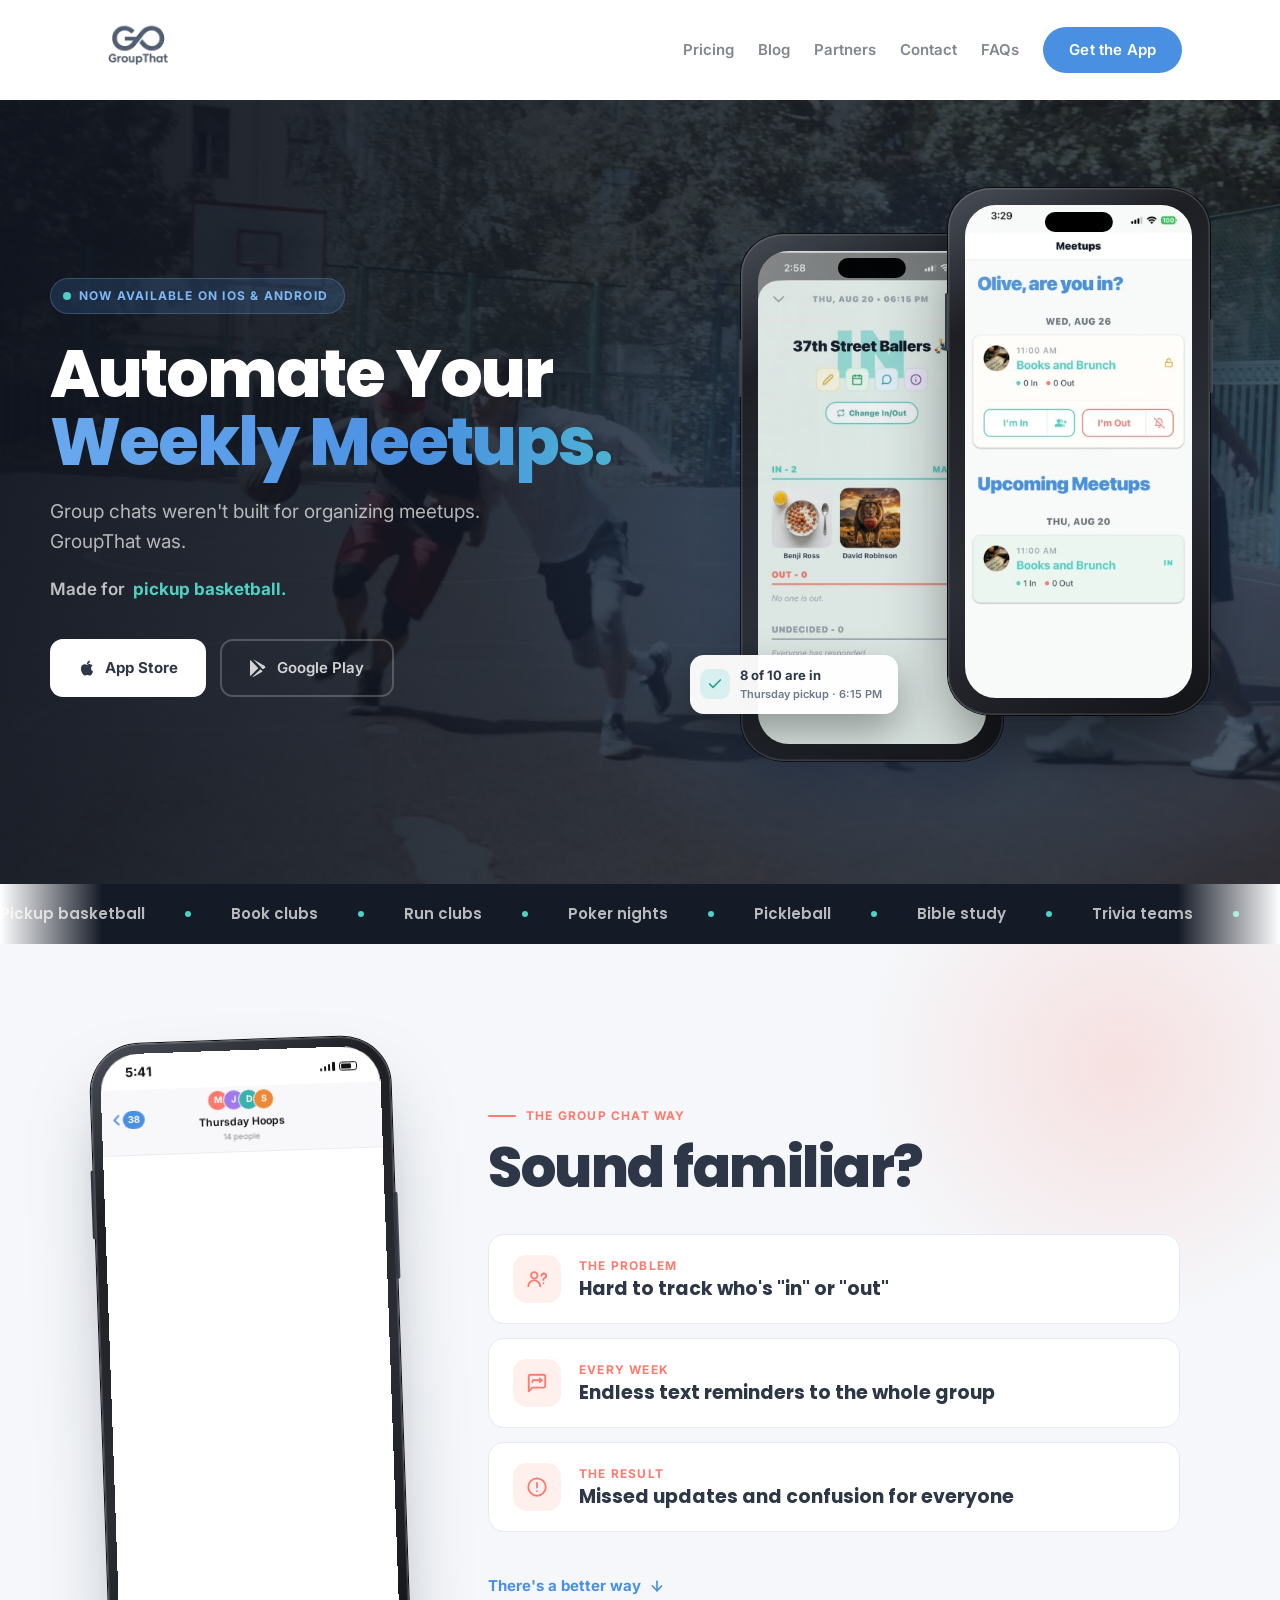
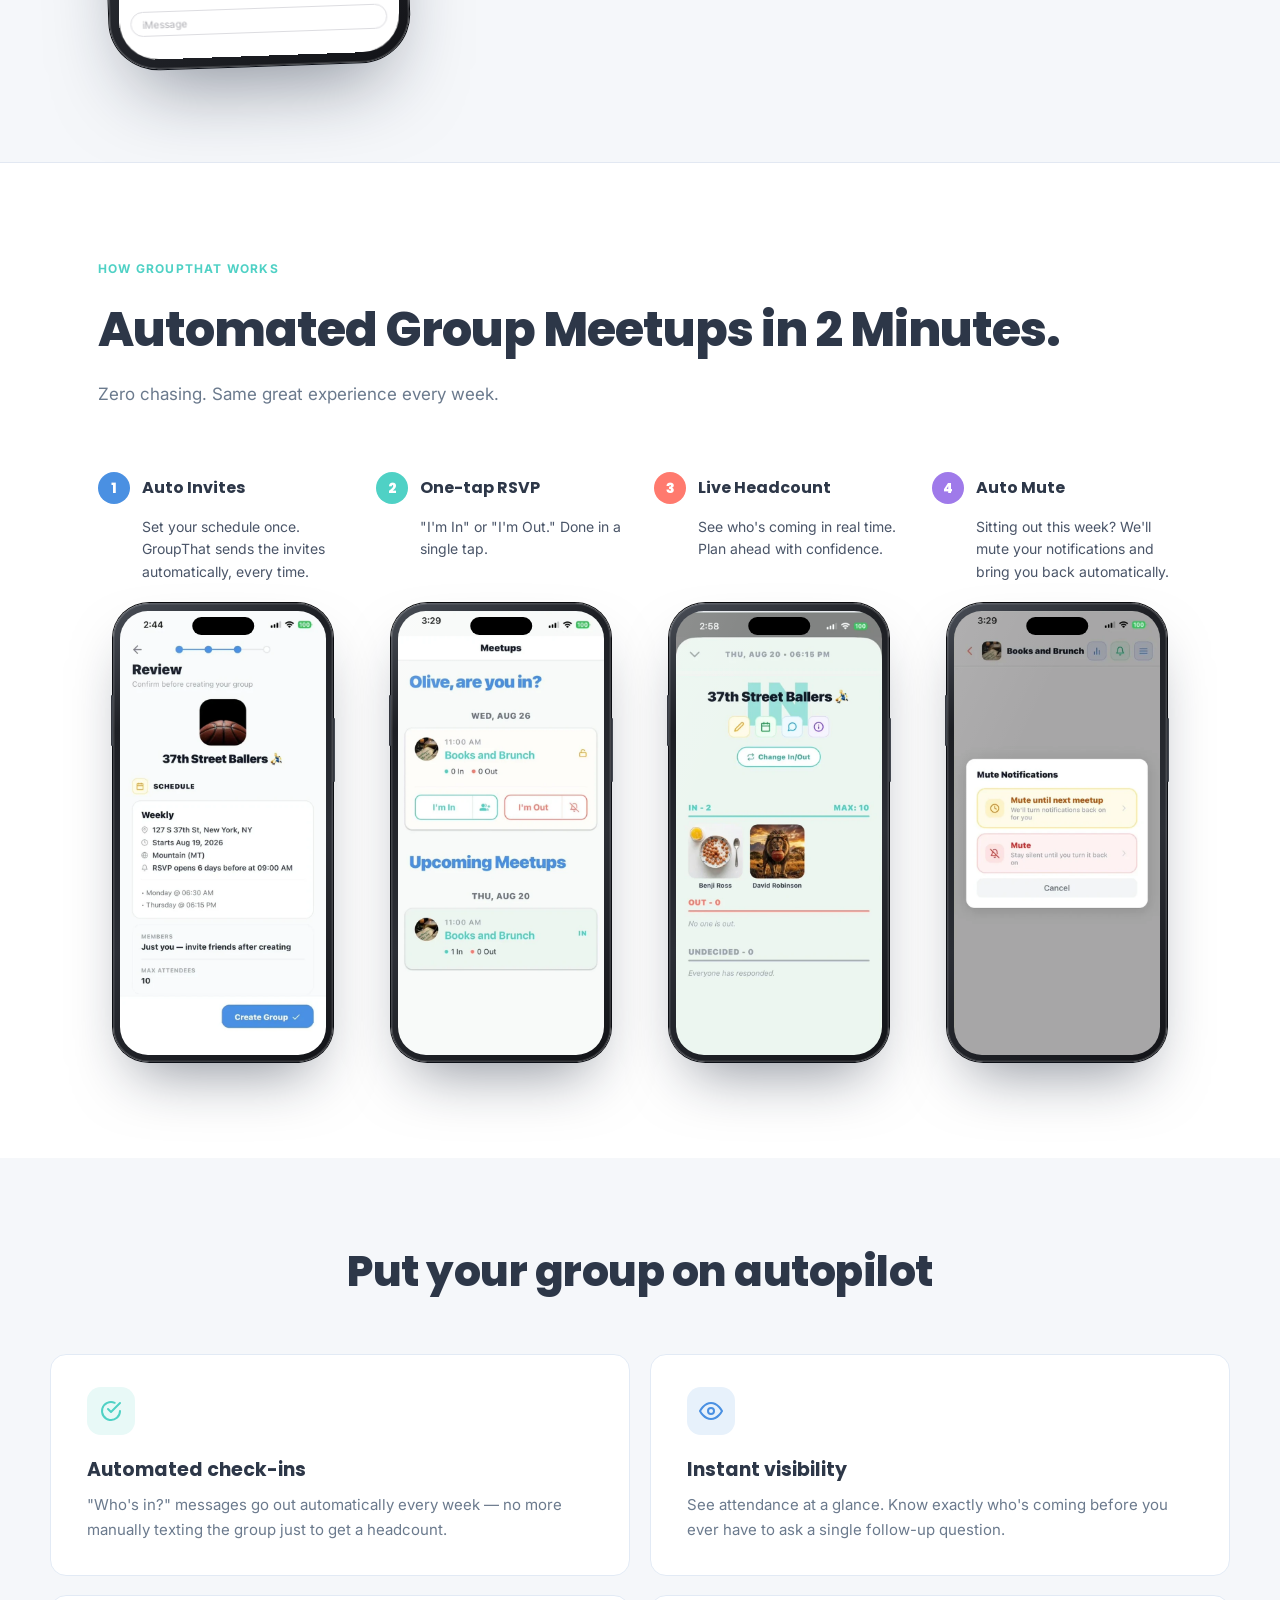
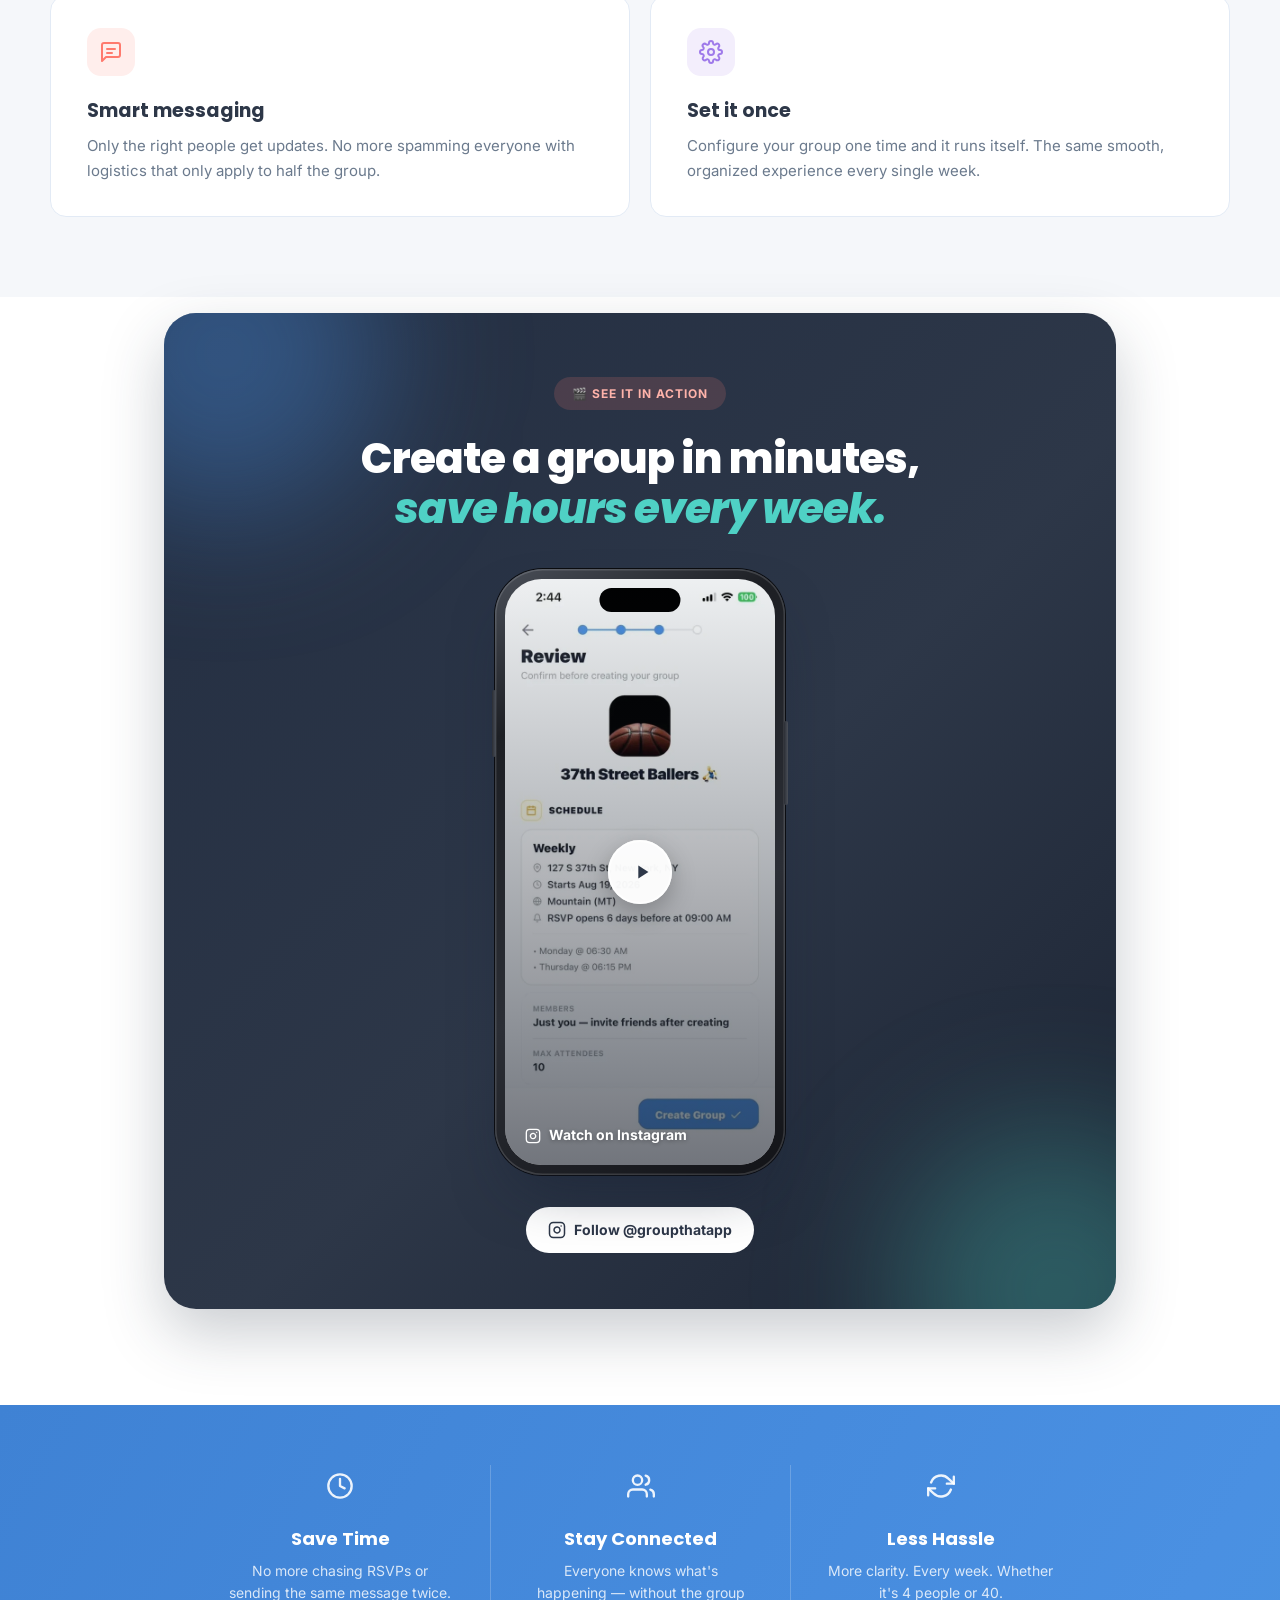
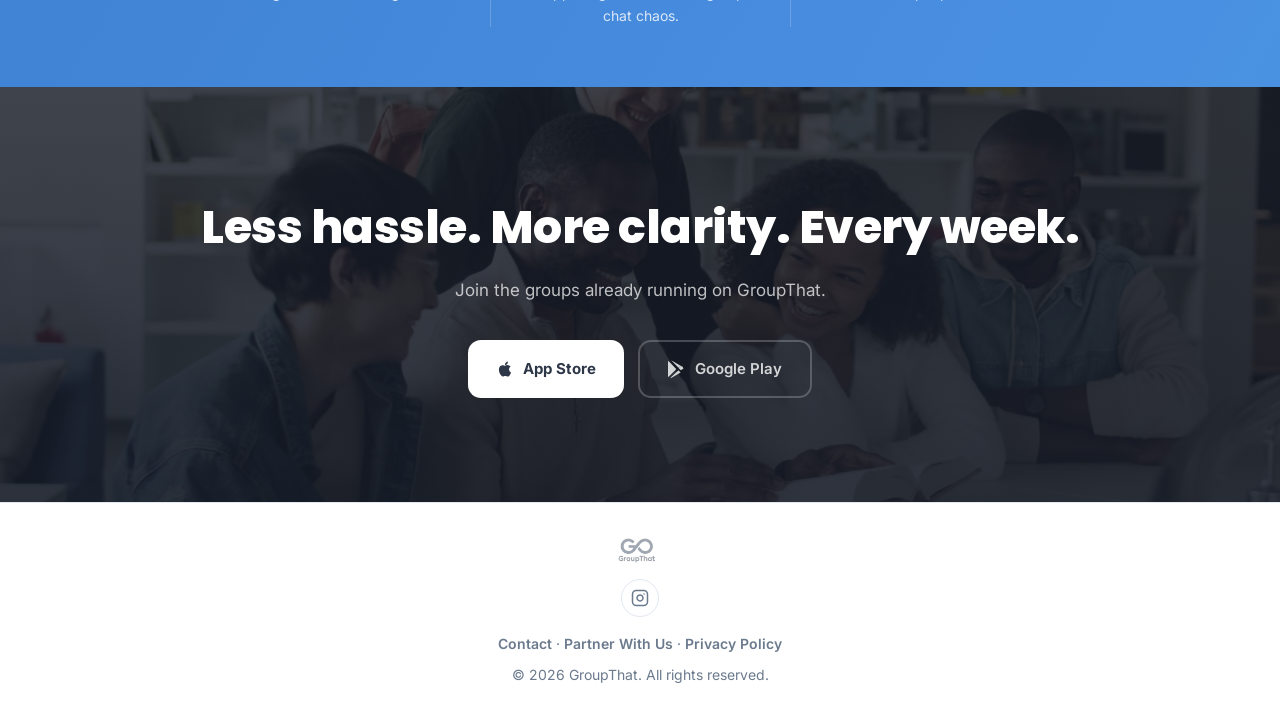
<file: index.html>
<!DOCTYPE html>
<html lang="en">
<head>
  <meta charset="UTF-8">
  <link rel="icon" type="image/png" href="[data-uri]">
  <meta name="viewport" content="width=device-width, initial-scale=1.0">
  <title>GroupThat — Stop Chasing People</title>

  <!-- SEO -->
  <meta name="description" content="Group chats weren't built for organizing meetups. GroupThat was. Automatic invites, RSVPs, and reminders every week — stop chasing people to get a headcount.">
  <link rel="canonical" href="https://groupthatapp.com/">
  <meta name="theme-color" content="#2D3748">

  <!-- Open Graph -->
  <meta property="og:type" content="website">
  <meta property="og:site_name" content="GroupThat">
  <meta property="og:title" content="GroupThat — Stop Chasing People">
  <meta property="og:description" content="Group chats weren't built for organizing meetups. GroupThat was. Automatic invites, RSVPs, and reminders — every week.">
  <meta property="og:url" content="https://groupthatapp.com/">
  <meta property="og:image" content="https://groupthatapp.com/assets/og-image.jpg">
  <meta property="og:image:width" content="1200">
  <meta property="og:image:height" content="630">
  <meta property="og:image:alt" content="GroupThat — Stop Chasing People. GroupThat Handles It.">

  <!-- Twitter -->
  <meta name="twitter:card" content="summary_large_image">
  <meta name="twitter:title" content="GroupThat — Stop Chasing People">
  <meta name="twitter:description" content="Group chats weren't built for organizing meetups. GroupThat was.">
  <meta name="twitter:image" content="https://groupthatapp.com/assets/og-image.jpg">
  <meta name="twitter:image:alt" content="GroupThat — Stop Chasing People. GroupThat Handles It.">

  <style>
    @import url('https://fonts.googleapis.com/css2?family=Inter:wght@400;500;600;700;800;900&family=Poppins:wght@400;500;600;700;800;900&display=swap');

    *, *::before, *::after { box-sizing: border-box; margin: 0; padding: 0; }

    :root {
      --blue:    #4A90E2;
      --mint:    #4FD1C5;
      --coral:   #FF7A6E;
      --gray-lt: #F5F7FA;
      --charcoal:#2D3748;
      --white:   #ffffff;
      --gray-mid:#6B7A8D;
      --radius:  16px;
    }

    body {
      font-family: 'Inter', -apple-system, BlinkMacSystemFont, sans-serif;
      background: var(--white);
      color: var(--charcoal);
      line-height: 1.6;
    }

    /* ── NAV ── */
    nav {
      display: flex;
      align-items: center;
      justify-content: space-between;
      padding: 20px 48px;
      max-width: 1180px;
      margin: 0 auto;
    }
    nav img { height: 52px; }
    .nav-cta {
      background: var(--blue);
      color: var(--white);
      padding: 11px 26px;
      border-radius: 50px;
      font-family: 'Inter', sans-serif;
      font-size: 15px;
      font-weight: 600;
      text-decoration: none;
      letter-spacing: 0.01em;
      transition: background 0.2s, transform 0.15s;
      white-space: nowrap;
      flex-shrink: 0;
    }
    .nav-cta:hover { background: var(--charcoal); transform: translateY(-1px); }
    nav { position: relative; }
    .nav-links { display: flex; align-items: center; gap: 24px; }
    .nav-toggle { display: none; flex-direction: column; justify-content: center; gap: 5px; width: 42px; height: 42px; padding: 9px; background: none; border: 0; cursor: pointer; flex-shrink: 0; }
    .nav-toggle span { display: block; width: 100%; height: 2px; background: var(--charcoal); border-radius: 2px; transition: transform 0.2s, opacity 0.2s; }
    .nav-toggle.open span:nth-child(1) { transform: translateY(7px) rotate(45deg); }
    .nav-toggle.open span:nth-child(2) { opacity: 0; }
    .nav-toggle.open span:nth-child(3) { transform: translateY(-7px) rotate(-45deg); }

    /* ── VIDEO BACKGROUNDS ── */
    .bg-video {
      position: absolute;
      inset: 0;
      width: 100%;
      height: 100%;
      object-fit: cover;
      z-index: -2;
      pointer-events: none;
    }
    .bg-scrim {
      position: absolute;
      inset: 0;
      z-index: -1;
      pointer-events: none;
    }
    /* Fall back to the poster still when motion is reduced */
    @media (prefers-reduced-motion: reduce) {
      .bg-video { display: none; }
    }

    /* ── HERO ── */
    .hero {
      position: relative;
      overflow: hidden;
      isolation: isolate;
      background: var(--charcoal) url('assets/video/pickup-basketball.jpg') center/cover no-repeat;
      color: var(--white);
      padding: 88px 48px 96px;
    }
    .hero .bg-scrim {
      background:
        radial-gradient(60% 70% at 78% 55%, rgba(74,144,226,0.28) 0%, rgba(74,144,226,0) 70%),
        linear-gradient(100deg, rgba(16,21,32,0.94) 0%, rgba(20,26,38,0.82) 50%, rgba(20,26,38,0.72) 100%);
    }
    .hero-inner {
      max-width: 1180px;
      margin: 0 auto;
      display: grid;
      grid-template-columns: 1.1fr 0.9fr;
      align-items: center;
      gap: 48px;
    }
    .hero-copy { text-align: left; }
    .hero-copy > * { animation: gt-rise 0.9s cubic-bezier(.2,.7,.2,1) both; }
    .hero-copy > :nth-child(2) { animation-delay: 0.08s; }
    .hero-copy > :nth-child(3) { animation-delay: 0.16s; }
    .hero-copy > :nth-child(4) { animation-delay: 0.24s; }
    .hero-copy > :nth-child(5) { animation-delay: 0.32s; }
    @keyframes gt-rise { from { opacity: 0; transform: translateY(24px); } to { opacity: 1; transform: none; } }

    /* Rotating group type under the headline */
    .hero-for {
      font-size: 17px;
      font-weight: 600;
      color: rgba(255,255,255,0.72);
      margin-top: 18px;
      display: flex; align-items: center; gap: 8px; flex-wrap: wrap;
    }
    .rotator {
      position: relative;
      display: inline-grid;
      color: var(--mint);
      font-weight: 700;
      justify-items: start;
    }
    .rotator > span { grid-area: 1 / 1; white-space: nowrap; }
    .js .rotator > span { opacity: 0; transform: translateY(70%); transition: opacity 0.45s ease, transform 0.45s cubic-bezier(.2,.7,.2,1); }
    .js .rotator > span.on { opacity: 1; transform: none; }
    .js .rotator > span.off { opacity: 0; transform: translateY(-70%); }
    .rotator > span:not(:first-child) { visibility: hidden; }
    .js .rotator > span { visibility: visible; }

    /* Floating phones */
    .hero-phones {
      position: relative;
      height: 600px;
      perspective: 1400px;
      animation: gt-rise 1.1s 0.2s cubic-bezier(.2,.7,.2,1) both;
    }
    .hero-phones .iphone { position: absolute; width: 262px; }
    .hero-phones .ph-back {
      left: 4%; top: 46px;
      --rot: -8deg;
      opacity: 0.92;
      animation: gt-float 7s ease-in-out infinite;
    }
    .hero-phones .ph-front {
      right: 4%; top: 0;
      --rot: 5deg;
      animation: gt-float 6s -2s ease-in-out infinite;
      box-shadow: 0 40px 80px -20px rgba(0,0,0,0.65), 0 0 0 1px #0b0c0f, inset 0 0 0 1.5px rgba(255,255,255,0.14);
    }
    .hero-tilt { position: absolute; inset: 0; transition: transform 0.6s cubic-bezier(.2,.7,.2,1); transform-style: preserve-3d; }
    @keyframes gt-float {
      0%, 100% { transform: translateY(0) rotate(var(--rot)); }
      50%      { transform: translateY(-16px) rotate(var(--rot)); }
    }
    /* Little live-update chip floating beside the phones */
    .hero-chip {
      position: absolute;
      left: -6%; bottom: 74px;
      z-index: 3;
      display: flex; align-items: center; gap: 10px;
      background: rgba(255,255,255,0.96);
      color: var(--charcoal);
      padding: 10px 16px 10px 10px;
      border-radius: 14px;
      box-shadow: 0 18px 40px rgba(0,0,0,0.35);
      font-size: 13px; font-weight: 700;
      animation: gt-float 5s -1s ease-in-out infinite;
      --rot: 0deg;
    }
    .hero-chip .dot {
      width: 30px; height: 30px; border-radius: 9px;
      background: rgba(79,209,197,0.18); color: #2c9f95;
      display: flex; align-items: center; justify-content: center;
    }
    .hero-chip small { display: block; font-size: 11px; font-weight: 600; color: var(--gray-mid); }
    .hero-chip b { font-variant-numeric: tabular-nums; display: inline-block; }
    .hero-chip b.bump { animation: gt-bump 0.5s ease; }
    @keyframes gt-bump { 40% { transform: translateY(-3px) scale(1.25); color: #2c9f95; } }
    .hero-pill {
      display: inline-block;
      background: rgba(74,144,226,0.18);
      color: #7fb8f5;
      font-size: 12px;
      font-weight: 700;
      letter-spacing: 0.1em;
      text-transform: uppercase;
      padding: 7px 16px 7px 12px;
      border-radius: 50px;
      margin-bottom: 26px;
      border: 1px solid rgba(127,184,245,0.25);
      display: inline-flex; align-items: center; gap: 8px;
    }
    .hero-pill .pulse {
      width: 8px; height: 8px; border-radius: 50%;
      background: var(--mint);
      box-shadow: 0 0 0 0 rgba(79,209,197,0.6);
      animation: gt-pulse 2s ease-out infinite;
    }
    @keyframes gt-pulse { 70% { box-shadow: 0 0 0 9px rgba(79,209,197,0); } 100% { box-shadow: 0 0 0 0 rgba(79,209,197,0); } }

    /* ── MARQUEE ── */
    .marquee {
      background: #141a26;
      color: rgba(255,255,255,0.7);
      padding: 18px 0;
      overflow: hidden;
      -webkit-mask-image: linear-gradient(90deg, transparent, #000 8%, #000 92%, transparent);
      mask-image: linear-gradient(90deg, transparent, #000 8%, #000 92%, transparent);
    }
    .marquee-track {
      display: flex;
      width: max-content;
      animation: gt-marquee 48s linear infinite;
    }
    .marquee:hover .marquee-track { animation-play-state: paused; }
    .marquee-track ul { display: flex; list-style: none; flex-shrink: 0; }
    .marquee-track li {
      display: flex; align-items: center; gap: 14px;
      padding-right: 40px;
      font-family: 'Poppins', sans-serif;
      font-size: 15px; font-weight: 600;
      white-space: nowrap;
    }
    .marquee-track li::after {
      content: '';
      width: 6px; height: 6px; border-radius: 50%;
      background: var(--mint);
      margin-left: 26px;
    }
    @keyframes gt-marquee { to { transform: translateX(-50%); } }
    .hero h1 {
      font-family: 'Poppins', sans-serif;
      font-size: clamp(38px, 5.4vw, 66px);
      font-weight: 800;
      line-height: 1.04;
      letter-spacing: -2px;
      max-width: 620px;
    }
    .hero h1 .l2 {
      display: inline;
      background: linear-gradient(90deg, #6aa9ef 0%, var(--blue) 30%, var(--mint) 60%, #6aa9ef 100%);
      background-size: 220% 100%;
      -webkit-background-clip: text;
      background-clip: text;
      color: transparent;
      animation: gt-shine 8s linear infinite;
    }
    @keyframes gt-shine { to { background-position: -220% 0; } }
    .hero-sub {
      font-family: 'Inter', sans-serif;
      font-size: 19px;
      color: rgba(255,255,255,0.68);
      max-width: 520px;
      margin: 20px 0 0;
    }
    .hero .btn-row { justify-content: flex-start; margin-top: 36px; }
    .btn-row {
      display: flex;
      gap: 14px;
      justify-content: center;
      flex-wrap: wrap;
    }
    .btn-white {
      display: inline-flex;
      align-items: center;
      gap: 9px;
      background: var(--white);
      color: var(--charcoal);
      padding: 15px 28px;
      border-radius: 13px;
      font-family: 'Inter', sans-serif;
      font-size: 15px;
      font-weight: 700;
      text-decoration: none;
      transition: transform 0.15s, box-shadow 0.15s;
    }
    .btn-white:hover { transform: translateY(-2px); box-shadow: 0 10px 28px rgba(0,0,0,0.3); }
    .btn-ghost {
      display: inline-flex;
      align-items: center;
      gap: 9px;
      background: transparent;
      color: rgba(255,255,255,0.8);
      border: 2px solid rgba(255,255,255,0.22);
      padding: 15px 28px;
      border-radius: 13px;
      font-family: 'Inter', sans-serif;
      font-size: 15px;
      font-weight: 600;
      text-decoration: none;
      transition: border-color 0.15s, transform 0.15s;
    }
    .btn-ghost:hover { border-color: rgba(255,255,255,0.65); transform: translateY(-2px); }

    /* ── PROBLEM: animated group chat ──
       A scripted group chat plays inside an iPhone beside the pain points. */
    .problem {
      position: relative;
      overflow: hidden;
      isolation: isolate;
      background: var(--gray-lt);
      border-bottom: 1px solid #e2e8f2;
      padding: 96px 48px;
    }
    .problem::before {
      content: '';
      position: absolute;
      width: 560px; height: 560px;
      right: -120px; top: -160px;
      border-radius: 50%;
      background: radial-gradient(circle, rgba(255,122,110,0.18) 0%, rgba(255,122,110,0) 65%);
      z-index: -1;
    }
    .problem-inner {
      max-width: 1080px;
      margin: 0 auto;
      display: grid;
      grid-template-columns: 300px 1fr;
      column-gap: 88px;
      align-items: center;
    }
    .problem-eyebrow {
      font-size: 12px; font-weight: 700;
      letter-spacing: 0.1em; text-transform: uppercase;
      color: var(--coral);
      margin-bottom: 14px;
      display: flex; align-items: center; gap: 10px;
    }
    .problem-eyebrow::before { content: ''; width: 28px; height: 2px; border-radius: 2px; background: currentColor; }
    .problem-title {
      font-family: 'Poppins', sans-serif;
      font-size: clamp(34px, 4.6vw, 56px);
      font-weight: 800;
      line-height: 1.05;
      letter-spacing: -1.5px;
      color: var(--charcoal);
      margin-bottom: 36px;
    }
    .prob-list { display: grid; gap: 14px; }
    .prob-item {
      position: relative;
      display: grid;
      grid-template-columns: 48px 1fr;
      gap: 18px;
      align-items: center;
      background: var(--white);
      border: 1px solid #e2eaf5;
      border-radius: var(--radius);
      padding: 20px 24px;
    }
    .prob-icon {
      width: 48px; height: 48px;
      border-radius: 14px;
      display: flex; align-items: center; justify-content: center;
      color: var(--coral);
      background: rgba(255,122,110,0.12);
    }
    .prob-label {
      font-size: 12px;
      font-weight: 700;
      letter-spacing: 0.1em;
      text-transform: uppercase;
      color: var(--coral);
      margin-bottom: 2px;
      display: block;
    }
    .prob-text { display: block; font-family: 'Poppins', sans-serif; font-size: 19px; font-weight: 700; color: var(--charcoal); line-height: 1.3; }
    .problem-next {
      display: inline-flex; align-items: center; gap: 8px;
      margin-top: 28px;
      font-weight: 700; font-size: 15px;
      color: var(--blue);
      text-decoration: none;
    }
    .problem-next svg { transition: transform 0.2s; }
    .problem-next:hover svg { transform: translateY(3px); }

    .problem-phone { position: relative; order: -1; }
    .problem-phone .iphone { box-shadow: 0 40px 80px -28px rgba(20,30,50,0.5), 0 0 0 1px #0b0c0f, inset 0 0 0 1.5px rgba(255,255,255,0.14); }
    .problem-phone .iphone { transform: rotate(-2deg); }

    /* Chat UI — sized in container units so it scales with the phone */
    .chat {
      container-type: inline-size;
      position: absolute; inset: 0;
      display: flex; flex-direction: column;
      background: #fff;
      font-family: -apple-system, BlinkMacSystemFont, 'Inter', sans-serif;
      color: #111;
    }
    .chat-status {
      height: 13cqw; flex-shrink: 0;
      display: flex; align-items: center; justify-content: space-between;
      padding: 1cqw 8cqw 0 9cqw;
      font-size: 4.6cqw; font-weight: 700;
    }
    .chat-status i { display: inline-flex; align-items: flex-end; gap: 0.6cqw; height: 3cqw; }
    .chat-status i b { width: 0.9cqw; background: #111; border-radius: 1px; }
    .chat-status i b:nth-child(1) { height: 35%; } .chat-status i b:nth-child(2) { height: 60%; }
    .chat-status i b:nth-child(3) { height: 80%; } .chat-status i b:nth-child(4) { height: 100%; }
    .chat-status .batt { width: 6.5cqw; height: 3.2cqw; border: 0.35cqw solid #111; border-radius: 1cqw; padding: 0.35cqw; margin-left: 1.6cqw; }
    .chat-status .batt::before { content: ''; display: block; height: 100%; width: 70%; background: #111; border-radius: 0.4cqw; }
    .chat-head {
      flex-shrink: 0;
      display: grid; grid-template-columns: 1fr auto 1fr; align-items: center;
      padding: 1cqw 4cqw 3cqw;
      border-bottom: 1px solid #ececf0;
      background: #f8f8fa;
    }
    .chat-back { display: flex; align-items: center; gap: 1cqw; color: var(--blue); font-size: 4.4cqw; }
    .chat-badge {
      min-width: 7cqw; padding: 0.4cqw 1.8cqw;
      border-radius: 99px;
      background: var(--blue); color: #fff;
      font-size: 3.4cqw; font-weight: 700; text-align: center;
      font-variant-numeric: tabular-nums;
    }
    .chat-badge.bump { animation: gt-bump 0.45s ease; }
    .chat-title { text-align: center; }
    .chat-avatars { display: flex; justify-content: center; margin-bottom: 1cqw; }
    .chat-avatars span {
      width: 7.5cqw; height: 7.5cqw; border-radius: 50%;
      border: 0.5cqw solid #f8f8fa;
      margin-left: -2cqw;
      font-size: 3.2cqw; font-weight: 700; color: #fff;
      display: flex; align-items: center; justify-content: center;
    }
    .chat-avatars span:first-child { margin-left: 0; }
    .chat-name { display: block; font-size: 3.8cqw; font-weight: 600; }
    .chat-sub { display: block; font-size: 2.9cqw; color: #8a8a8e; }
    .chat-body {
      flex: 1; min-height: 0;
      overflow: hidden;
      display: flex; flex-direction: column; justify-content: flex-end;
      padding: 3cqw 4cqw 2cqw;
    }
    .msg {
      display: grid;
      grid-template-rows: 1fr;
      transition: grid-template-rows 0.35s ease;
    }
    .msg > div {
      min-height: 0; overflow: hidden;
      display: flex; align-items: flex-end; gap: 2cqw;
      padding-top: 1.6cqw;
    }
    .msg .av {
      width: 7cqw; height: 7cqw; border-radius: 50%; flex-shrink: 0;
      font-size: 3.4cqw; font-weight: 700; color: #fff;
      display: flex; align-items: center; justify-content: center;
    }
    .msg .who { display: block; font-size: 3cqw; color: #8a8a8e; margin: 0 0 0.6cqw 3cqw; }
    .msg .bubble {
      display: inline-block;
      max-width: 74cqw;
      padding: 2cqw 3.4cqw;
      border-radius: 4.6cqw;
      background: #e9e9eb;
      font-size: 4.4cqw; line-height: 1.3;
    }
    .msg .bubble.emoji { background: none; padding: 0 1cqw; font-size: 8cqw; line-height: 1; }
    .msg.out > div { justify-content: flex-end; }
    .msg.out .bubble { background: var(--blue); color: #fff; }
    .chat-input {
      flex-shrink: 0;
      margin: 1cqw 4cqw 8cqw;
      height: 9cqw;
      border: 1px solid #dcdce0;
      border-radius: 99px;
      display: flex; align-items: center;
      padding: 0 4cqw;
      font-size: 3.6cqw; color: #b0b0b5;
    }
    .typing { display: inline-flex; gap: 1cqw; padding: 2.6cqw 3.4cqw; }
    .typing i { width: 1.6cqw; height: 1.6cqw; border-radius: 50%; background: #9a9aa0; animation: gt-typing 1s infinite ease-in-out; }
    .typing i:nth-child(2) { animation-delay: 0.15s; } .typing i:nth-child(3) { animation-delay: 0.3s; }
    @keyframes gt-typing { 0%, 60%, 100% { opacity: 0.35; transform: none; } 30% { opacity: 1; transform: translateY(-0.8cqw); } }
    /* Hidden until played (only once the script is running) */
    .chat.is-live .msg { grid-template-rows: 0fr; }
    .chat.is-live .msg .bubble, .chat.is-live .msg .av, .chat.is-live .msg .who { opacity: 0; transform: translateY(2cqw) scale(0.9); transition: opacity 0.3s ease, transform 0.35s cubic-bezier(.2,.9,.3,1.3); }
    .chat.is-live .msg.out .bubble { transform-origin: right bottom; }
    .chat.is-live .msg .bubble { transform-origin: left bottom; }
    .chat.is-live .msg.shown { grid-template-rows: 1fr; }
    .chat.is-live .msg.shown .bubble, .chat.is-live .msg.shown .av, .chat.is-live .msg.shown .who { opacity: 1; transform: none; }
    .chat.is-live.fade .chat-body > * { opacity: 0; transition: opacity 0.5s; }

    /* ── APP SCREENS ── */
    .screens-section {
      max-width: 1180px;
      margin: 0 auto;
      padding: 96px 48px;
    }
    .section-eyebrow {
      font-family: 'Inter', sans-serif;
      font-size: 12px;
      font-weight: 700;
      letter-spacing: 0.1em;
      text-transform: uppercase;
      color: var(--mint);
      margin-bottom: 14px;
    }
    .screens-section h2 {
      font-family: 'Poppins', sans-serif;
      font-size: clamp(28px, 4vw, 48px);
      font-weight: 800;
      letter-spacing: -1px;
      margin-bottom: 12px;
      color: var(--charcoal);
    }
    .screens-intro {
      font-size: 17px;
      color: var(--gray-mid);
      margin-bottom: 64px;
      max-width: 500px;
    }
    .screens-grid {
      display: grid;
      grid-template-columns: repeat(4, 1fr);
      gap: 28px;
      align-items: start;
    }
    .screen-col {
      display: grid;
      grid-template-rows: subgrid;
      grid-row: span 3;
      gap: 0;
      row-gap: 12px;
    }
    /* Fallback for browsers without subgrid */
    @supports not (grid-template-rows: subgrid) {
      .screen-col { display: flex; flex-direction: column; gap: 12px; }
      .screen-desc { min-height: 52px; }
    }
    .screen-label { display: flex; align-items: center; gap: 12px; align-self: start; }
    .screen-desc {
      font-size: 14px;
      color: #4A5568;
      line-height: 1.6;
      padding-left: 44px;
      align-self: start;
    }
    .phone-wrap {
      align-self: start;
      padding: 8px 6% 0;
    }
    .phone-wrap .iphone { transition: transform 0.5s cubic-bezier(.2,.7,.2,1), box-shadow 0.5s; }
    .screen-col:hover .iphone {
      transform: translateY(-10px) rotate(-1.5deg);
      box-shadow: 0 46px 70px -24px rgba(20,30,50,0.55), 0 0 0 1px #0b0c0f, inset 0 0 0 1.5px rgba(255,255,255,0.14);
    }

    /* ── iPHONE FRAME ──
       Pure CSS device; every size is a percentage so it scales with its
       column. Screens are 600x1300 (iPhone 19.5:9). */
    .iphone {
      position: relative;
      width: 100%;
      padding: 3.4%;
      border-radius: 16.5% / 7.6%;
      background: linear-gradient(150deg, #4a4f58 0%, #1d1f24 22%, #2b2e35 60%, #121317 100%);
      box-shadow: 0 30px 60px -22px rgba(20,30,50,0.5), 0 0 0 1px #0b0c0f, inset 0 0 0 1.5px rgba(255,255,255,0.14);
    }
    /* Side buttons */
    .iphone::before, .iphone::after {
      content: '';
      position: absolute;
      width: 1.3%;
      background: linear-gradient(90deg, #2b2e35, #4a4f58);
      border-radius: 2px;
    }
    .iphone::before { left: -1.1%; top: 20%; height: 11%; }
    .iphone::after  { right: -1.1%; top: 25%; height: 14%; }
    .iphone-screen {
      position: relative;
      overflow: hidden;
      border-radius: 13.6% / 6.3%;
      aspect-ratio: 600 / 1300;
      background: #000;
      transform: translateZ(0); /* keeps the rounded clip crisp in Safari */
    }
    .iphone-screen { display: block; }
    .iphone-screen img { width: 100%; height: 100%; display: block; object-fit: cover; }
    /* Dynamic Island */
    .iphone-screen::before {
      content: '';
      position: absolute;
      top: 1.5%; left: 50%;
      width: 30%;
      aspect-ratio: 126 / 37;
      transform: translateX(-50%);
      background: #000;
      border-radius: 999px;
      z-index: 2;
    }
    /* Glass glare */
    .iphone-screen::after {
      content: '';
      position: absolute; inset: 0;
      background: linear-gradient(115deg, rgba(255,255,255,0.10) 0%, rgba(255,255,255,0) 32%);
      pointer-events: none;
      z-index: 1;
    }
    .screen-num {
      width: 32px; height: 32px;
      border-radius: 50%;
      display: flex; align-items: center; justify-content: center;
      font-family: 'Poppins', sans-serif;
      font-size: 14px; font-weight: 800;
      color: var(--white);
      flex-shrink: 0;
    }
    .screen-title {
      font-family: 'Poppins', sans-serif;
      font-size: 16px;
      font-weight: 700;
      color: var(--charcoal);
    }

    /* ── WATCH ── */
    .watch-section {
      max-width: 1000px;
      margin: 16px auto 96px;
      padding: 0 24px;
    }
    .watch-card {
      position: relative;
      isolation: isolate;
      overflow: hidden;
      background: linear-gradient(135deg, #232e42 0%, #2D3748 55%, #1c2433 100%);
      border-radius: 32px;
      padding: 64px 32px 56px;
      text-align: center;
      box-shadow: 0 24px 60px rgba(45,55,72,0.25);
    }
    .watch-card::before, .watch-card::after {
      content: '';
      position: absolute;
      width: 320px; height: 320px;
      border-radius: 50%;
      filter: blur(70px);
      z-index: -1;
    }
    .watch-card::before { background: rgba(74,144,226,0.4); top: -120px; left: -100px; }
    .watch-card::after { background: rgba(79,209,197,0.32); bottom: -140px; right: -100px; }
    .watch-pill {
      display: inline-block;
      background: rgba(255,122,110,0.16);
      color: #ffb3aa;
      font-size: 12px;
      font-weight: 700;
      letter-spacing: 0.08em;
      text-transform: uppercase;
      padding: 7px 18px;
      border-radius: 50px;
      margin-bottom: 24px;
    }
    .watch-card h2 {
      font-family: 'Poppins', sans-serif;
      font-size: clamp(26px, 3.8vw, 42px);
      font-weight: 800;
      line-height: 1.18;
      letter-spacing: -1px;
      margin-bottom: 36px;
      color: var(--white);
    }
    .watch-card h2 .l2 { color: var(--mint); font-style: italic; }
    .watch-embed { max-width: 290px; margin: 0 auto; }
    .watch-embed .iphone { display: block; transition: transform 0.4s cubic-bezier(.2,.7,.2,1); }
    .watch-embed .iphone:hover { transform: translateY(-6px) scale(1.02); }
    /* Poster card linking out to the reel — kept as a plain link rather than
       Instagram's inline embed widget, which doesn't render reliably on mobile. */
    .watch-poster {
      position: absolute; inset: 0;
      z-index: 3;
    }
    .watch-poster::after {
      content: '';
      position: absolute; inset: 0;
      background: linear-gradient(to bottom, rgba(20,26,38,0.05) 0%, rgba(20,26,38,0.6) 100%);
    }
    .watch-play {
      position: absolute; top: 50%; left: 50%;
      transform: translate(-50%, -50%);
      width: 64px; height: 64px;
      border-radius: 50%;
      background: rgba(255,255,255,0.95);
      display: flex; align-items: center; justify-content: center;
      box-shadow: 0 8px 24px rgba(0,0,0,0.25);
      z-index: 1;
      transition: transform 0.2s;
    }
    .watch-play::before {
      content: '';
      position: absolute; inset: 0;
      border-radius: 50%;
      border: 2px solid rgba(255,255,255,0.8);
      animation: gt-ring 2.2s ease-out infinite;
    }
    @keyframes gt-ring { from { transform: scale(1); opacity: 0.9; } to { transform: scale(1.7); opacity: 0; } }
    .iphone:hover .watch-play { transform: translate(-50%, -50%) scale(1.08); }
    .watch-play svg { margin-left: 4px; }
    .watch-poster-label {
      position: absolute; left: 20px; right: 20px; bottom: 18px;
      z-index: 1;
      display: flex; align-items: center; gap: 8px;
      color: var(--white);
      font-size: 14px; font-weight: 700;
      text-shadow: 0 1px 4px rgba(0,0,0,0.3);
    }
    .watch-follow {
      display: inline-flex; align-items: center; gap: 8px;
      margin-top: 32px;
      background: var(--white);
      color: var(--charcoal);
      font-size: 14px; font-weight: 700;
      padding: 12px 22px;
      border-radius: 50px;
      text-decoration: none;
      transition: transform 0.15s, box-shadow 0.15s;
    }
    .watch-follow svg { flex-shrink: 0; }
    .watch-follow:hover { transform: translateY(-2px); box-shadow: 0 8px 24px rgba(0,0,0,0.25); }

    /* ── SOCIAL (footer) ── */
    .footer-social {
      display: inline-flex; align-items: center; justify-content: center;
      width: 38px; height: 38px;
      border-radius: 50%;
      border: 1.5px solid #e2e8f2;
      color: var(--gray-mid);
      margin: 0 auto 16px;
      transition: color 0.15s, border-color 0.15s, transform 0.15s;
    }
    .footer-social:hover { color: var(--blue); border-color: var(--blue); transform: translateY(-2px); }

    /* ── FEATURES ── */
    .features {
      background: var(--gray-lt);
      padding: 80px 48px;
    }
    .features-inner {
      max-width: 1180px;
      margin: 0 auto;
    }
    .features-inner h2 {
      font-family: 'Poppins', sans-serif;
      font-size: clamp(28px, 3.5vw, 42px);
      font-weight: 800;
      letter-spacing: -0.5px;
      margin-bottom: 48px;
      text-align: center;
    }
    .feat-grid {
      display: grid;
      grid-template-columns: repeat(2, 1fr);
      gap: 20px;
    }
    .feat-card {
      background: var(--white);
      border: 1px solid #e2eaf5;
      border-radius: var(--radius);
      padding: 32px 36px;
      transition: transform 0.2s, box-shadow 0.2s;
    }
    .feat-card:hover { transform: translateY(-4px); box-shadow: 0 14px 36px rgba(74,144,226,0.10); }
    .feat-card { position: relative; overflow: hidden; }
    .feat-card::before {
      content: '';
      position: absolute; left: 0; top: 0; bottom: 0;
      width: 3px;
      background: var(--accent, var(--blue));
      transform: scaleY(0);
      transform-origin: top;
      transition: transform 0.35s ease;
    }
    .feat-card:hover::before { transform: scaleY(1); }
    .feat-icon {
      width: 48px; height: 48px;
      border-radius: 14px;
      display: flex; align-items: center; justify-content: center;
      margin-bottom: 20px;
      color: var(--accent, var(--blue));
      background: color-mix(in srgb, var(--accent, var(--blue)) 13%, white);
      transition: transform 0.35s cubic-bezier(.2,.7,.2,1);
    }
    .feat-card:hover .feat-icon { transform: scale(1.08) rotate(-4deg); }
    .feat-card h3 {
      font-family: 'Poppins', sans-serif;
      font-size: 19px; font-weight: 700;
      margin-bottom: 8px;
    }
    .feat-card p { font-size: 15px; color: var(--gray-mid); line-height: 1.65; }

    /* ── BENEFITS ── */
    .benefits {
      background: linear-gradient(120deg, #3f82d4 0%, var(--blue) 45%, #45a7d8 100%);
      background-size: 200% 200%;
      animation: gt-band 14s ease-in-out infinite alternate;
      padding: 60px 48px;
    }
    @keyframes gt-band { to { background-position: 100% 50%; } }
    .benefits-inner {
      max-width: 900px;
      margin: 0 auto;
      display: grid;
      grid-template-columns: repeat(3, 1fr);
      text-align: center;
      color: var(--white);
    }
    .ben-item { padding: 0 36px; }
    .ben-item + .ben-item { border-left: 1px solid rgba(255,255,255,0.2); }
    .ben-icon { font-size: 30px; margin-bottom: 12px; }
    .ben-item h3 {
      font-family: 'Poppins', sans-serif;
      font-size: 18px; font-weight: 700;
      margin-bottom: 6px;
    }
    .ben-item p { font-size: 14px; opacity: 0.8; }

    /* ── CTA ── */
    .cta-section {
      position: relative;
      overflow: hidden;
      isolation: isolate;
      background: var(--charcoal) url('assets/video/friends-table.jpg') center/cover no-repeat;
      color: var(--white);
      padding: 104px 48px;
      text-align: center;
    }
    .cta-section .bg-scrim {
      background: linear-gradient(180deg, rgba(20,26,38,0.80) 0%, rgba(20,26,38,0.88) 100%);
    }
    .cta-section h2 {
      font-family: 'Poppins', sans-serif;
      font-size: clamp(26px, 4vw, 46px);
      font-weight: 800;
      letter-spacing: -0.5px;
      margin-bottom: 12px;
    }
    .cta-section p { font-size: 17px; color: rgba(255,255,255,0.72); margin-bottom: 36px; }
    .btn-dark {
      display: inline-flex; align-items: center; gap: 9px;
      background: var(--charcoal); color: var(--white);
      padding: 15px 28px; border-radius: 13px;
      font-family: 'Inter', sans-serif;
      font-size: 15px; font-weight: 700;
      text-decoration: none;
      transition: background 0.2s, transform 0.15s;
    }
    .btn-dark:hover { background: #1a2333; transform: translateY(-2px); }
    .btn-outline-dark {
      display: inline-flex; align-items: center; gap: 9px;
      background: var(--white); color: var(--charcoal);
      border: 2px solid #d1dae8;
      padding: 15px 28px; border-radius: 13px;
      font-family: 'Inter', sans-serif;
      font-size: 15px; font-weight: 600;
      text-decoration: none;
      transition: border-color 0.2s, transform 0.15s;
    }
    .btn-outline-dark:hover { border-color: var(--blue); transform: translateY(-2px); }

    /* ── FOOTER ── */
    footer {
      border-top: 1px solid #e2e8f2;
      padding: 32px 48px;
      text-align: center;
      color: var(--gray-mid);
      font-size: 14px;
    }
    footer img { height: 32px; margin: 0 auto 12px; display: block; opacity: 0.55; }
    .footer-links { margin-bottom: 8px; }
    .footer-links a { color: var(--gray-mid); font-weight: 600; text-decoration: none; transition: color 0.15s; }
    .footer-links a:hover { color: var(--blue); }

    /* ── MOBILE ── */
    @media (max-width: 900px) {
      nav { padding: 16px 24px; }
      nav img { height: 42px; }
      .nav-right { gap: 12px; }
      .nav-toggle { display: flex; }
      .nav-links {
        position: absolute; top: calc(100% + 10px); right: 20px;
        flex-direction: column; align-items: stretch; gap: 2px;
        background: var(--white); border-radius: 14px;
        box-shadow: 0 12px 32px rgba(0,0,0,0.14);
        padding: 8px; min-width: 180px; display: none; z-index: 200;
      }
      .nav-links.open { display: flex; }
      .nav-link { opacity: 1; padding: 12px 16px; border-radius: 8px; }
      .nav-link:hover { opacity: 1; background: rgba(0,0,0,0.05); }
      .hero { padding: 56px 24px 72px; }
      .hero-inner { grid-template-columns: 1fr; gap: 36px; }
      .hero-copy { text-align: center; }
      .hero h1 { margin: 0 auto; }
      .hero-sub { margin: 18px auto 0; }
      .hero-for { flex-direction: column; gap: 2px; }
      .rotator { justify-items: center; }
      .hero .btn-row { justify-content: center; }
      .hero-phones { height: 440px; max-width: 400px; width: 100%; margin: 0 auto; }
      .hero-phones .iphone { width: 188px; }
      .hero-chip { left: 0; bottom: 40px; }
      .problem { padding: 64px 24px; }
      .problem-inner { grid-template-columns: 1fr; }
      .problem-left { display: contents; }
      .problem-copy { order: 1; } .problem-phone { order: 2; } .prob-list { order: 3; }
      .problem-copy { text-align: center; }
      .problem-eyebrow { justify-content: center; }
      .problem-title { margin-bottom: 32px; }
      .problem-phone { width: 240px; margin: 0 auto 36px; }
      .prob-item { padding: 18px 20px; }
      .problem-next { display: flex; justify-content: center; }
      .screens-section { padding: 64px 24px; }
      .watch-section { margin: 8px auto 64px; padding: 0 16px; }
      .watch-card { padding: 48px 24px 44px; border-radius: 24px; }
      .screens-grid { grid-template-columns: repeat(2, 1fr); gap: 48px 24px; }
      .features { padding: 64px 24px; }
      .feat-grid { grid-template-columns: 1fr; }
      .benefits { padding: 48px 24px; }
      .benefits-inner { grid-template-columns: 1fr; gap: 36px; }
      .ben-item + .ben-item { border-left: none; border-top: 1px solid rgba(255,255,255,0.2); padding-top: 36px; }
      .ben-item { padding: 0; }
      .cta-section { padding: 64px 24px; }
      footer { padding: 28px 24px; }
    }
    @media (max-width: 560px) {
      .screens-grid { grid-template-columns: 1fr; max-width: 320px; margin: 0 auto; }
      .hero-phones { height: 400px; }
      .hero-phones .iphone { width: 168px; }
      .hero-phones .ph-back { left: 2%; }
      .hero-phones .ph-front { right: 2%; }
    }
    @media (prefers-reduced-motion: reduce) {
      .hero-copy > *, .hero-phones, .hero-phones .iphone, .hero-chip, .hero h1 .l2,
      .marquee-track, .benefits, .watch-play::before, .typing i { animation: none !important; }
      .hero-phones .iphone, .hero-chip { transform: rotate(var(--rot)); }
      .marquee-track { flex-wrap: wrap; width: auto; justify-content: center; }
      .marquee-track ul[aria-hidden] { display: none; }
      .marquee-track ul { flex-wrap: wrap; justify-content: center; row-gap: 8px; }
    }

    .nav-right { display: flex; align-items: center; gap: 24px; }
    .nav-link { font-family: 'Inter', sans-serif; font-size: 15px; font-weight: 600; color: var(--charcoal); text-decoration: none; opacity: 0.6; transition: opacity 0.15s; white-space: nowrap; flex-shrink: 0; }
    .nav-link:hover { opacity: 1; }
    @media (prefers-reduced-motion: reduce) { * { transition: none !important; } }
  </style>
  <link rel="stylesheet" href="assets/motion.css">
  <script src="assets/motion.js"></script>
</head>
<body>

<!-- NAV -->
<nav>
  <a href="index.html"><img src="assets/logo.png" alt="GroupThat"></a>
  <div class="nav-right">
    <div class="nav-links" id="navMenu">
    <a href="pricing.html" class="nav-link">Pricing</a>
    <a href="blog/index.html" class="nav-link">Blog</a>
    <a href="partner.html" class="nav-link">Partners</a>
    <a href="contact.html" class="nav-link">Contact</a>
    <a href="faq.html" class="nav-link">FAQs</a>
    </div>
    <a href="https://apps.apple.com/us/app/groupthat/id6756112941" class="nav-cta">Get the App</a>
    <button class="nav-toggle" aria-label="Menu" aria-expanded="false" aria-controls="navMenu">
      <span></span><span></span><span></span>
    </button>
  </div>
</nav>

<!-- HERO -->
<section class="hero">
  <video class="bg-video" autoplay muted loop playsinline preload="auto"
         poster="assets/video/pickup-basketball.jpg" aria-hidden="true">
    <source src="assets/video/pickup-basketball.mp4" type="video/mp4">
  </video>
  <div class="bg-scrim"></div>
  <div class="hero-inner">
    <div class="hero-copy">
      <div class="hero-pill"><span class="pulse" aria-hidden="true"></span>Now available on iOS &amp; Android</div>
      <h1>Automate Your <span class="l2">Weekly Meetups.</span></h1>
      <p class="hero-sub">Group chats weren't built for organizing meetups. GroupThat was.</p>
      <p class="hero-for">Made for
        <span class="rotator" aria-live="off">
          <span class="on">pickup basketball.</span>
          <span>book clubs.</span>
          <span>run clubs.</span>
          <span>poker nights.</span>
          <span>pickleball.</span>
          <span>Bible study.</span>
          <span>trivia teams.</span>
        </span>
      </p>
      <div class="btn-row" id="download">
        <a href="https://apps.apple.com/us/app/groupthat/id6756112941" class="btn-white">
          <svg width="18" height="18" viewBox="0 0 24 24" fill="currentColor"><path d="M18.71 19.5c-.83 1.24-1.71 2.45-3.05 2.47-1.34.03-1.77-.79-3.29-.79-1.53 0-2 .77-3.27.82-1.31.05-2.3-1.32-3.14-2.53C4.25 17 2.94 12.45 4.7 9.39c.87-1.52 2.43-2.48 4.12-2.51 1.28-.02 2.5.87 3.29.87.78 0 2.26-1.07 3.8-.91.65.03 2.47.26 3.64 1.98-.09.06-2.17 1.28-2.15 3.81.03 3.02 2.65 4.03 2.68 4.04-.03.07-.42 1.44-1.38 2.83M13 3.5c.73-.83 1.94-1.46 2.94-1.5.13 1.17-.34 2.35-1.04 3.19-.69.85-1.83 1.51-2.95 1.42-.15-1.15.41-2.35 1.05-3.11z"/></svg>
          App Store
        </a>
        <a href="https://play.google.com/store/apps/details?id=com.dallinhull.groupthat&pli=1" class="btn-ghost">
          <svg width="18" height="18" viewBox="0 0 24 24" fill="currentColor"><path d="M3.18 23.76c.3.17.64.24.99.2l12.71-7.34-2.89-2.89L3.18 23.76zM.47 1.31C.17 1.63 0 2.12 0 2.74v18.51c0 .62.17 1.11.48 1.43l.08.07 10.37-10.37v-.24L.55 1.24l-.08.07zm19.44 7.97L17 7.65 14.07 10.6l2.93 2.93 2.93-1.64c.83-.47.83-1.24-.02-1.61zM4.17.24L16.88 7.58l-2.89 2.89L4.17.24z"/></svg>
          Google Play
        </a>
      </div>
    </div>

    <div class="hero-phones" aria-hidden="true">
      <div class="hero-tilt">
        <div class="iphone ph-back">
          <div class="iphone-screen"><img src="assets/screens/live-headcount.webp" alt="" width="600" height="1300"></div>
        </div>
        <div class="iphone ph-front">
          <div class="iphone-screen"><img src="assets/screens/one-tap-rsvp.webp" alt="" width="600" height="1300"></div>
        </div>
        <div class="hero-chip">
          <span class="dot"><svg width="16" height="16" viewBox="0 0 24 24" fill="none" stroke="currentColor" stroke-width="2.5" stroke-linecap="round" stroke-linejoin="round"><polyline points="20 6 9 17 4 12"/></svg></span>
          <span><b id="chipCount">8</b> of 10 are in<small>Thursday pickup &middot; 6:15 PM</small></span>
        </div>
      </div>
    </div>
  </div>
</section>

<!-- MARQUEE -->
<div class="marquee" aria-label="Groups that run on GroupThat">
  <div class="marquee-track">
    <ul><li>Pickup basketball</li><li>Book clubs</li><li>Run clubs</li><li>Poker nights</li><li>Pickleball</li><li>Bible study</li><li>Trivia teams</li><li>Supper clubs</li><li>Soccer leagues</li><li>Game nights</li><li>Golf foursomes</li><li>Climbing crews</li></ul>
    <ul aria-hidden="true"><li>Pickup basketball</li><li>Book clubs</li><li>Run clubs</li><li>Poker nights</li><li>Pickleball</li><li>Bible study</li><li>Trivia teams</li><li>Supper clubs</li><li>Soccer leagues</li><li>Game nights</li><li>Golf foursomes</li><li>Climbing crews</li></ul>
  </div>
</div>

<!-- PROBLEM: a group chat plays out the pain points -->
<section class="problem" aria-labelledby="problemTitle">
  <div class="problem-inner">
    <div class="problem-left">
    <div class="problem-copy" data-reveal>
      <div class="problem-eyebrow">The group chat way</div>
      <h2 class="problem-title" id="problemTitle">Sound familiar?</h2>
    </div>

    <ul class="prob-list" role="list" style="list-style:none" data-reveal>
    <li class="prob-item">
      <span class="prob-icon"><svg width="22" height="22" viewBox="0 0 24 24" fill="none" stroke="currentColor" stroke-width="2" stroke-linecap="round" stroke-linejoin="round" aria-hidden="true"><circle cx="9" cy="8" r="3.5"/><path d="M2.5 20a6.5 6.5 0 0 1 13 0"/><path d="M17 8.5a2.5 2.5 0 1 1 3 2.45c-.6.15-1 .65-1 1.25V13"/><line x1="19" y1="16.5" x2="19" y2="16.5"/></svg></span>
      <span><span class="prob-label">The Problem</span><span class="prob-text">Hard to track who's "in" or "out"</span></span>
    </li>
    <li class="prob-item">
      <span class="prob-icon"><svg width="22" height="22" viewBox="0 0 24 24" fill="none" stroke="currentColor" stroke-width="2" stroke-linecap="round" stroke-linejoin="round" aria-hidden="true"><path d="M21 15a2 2 0 0 1-2 2H7l-4 4V5a2 2 0 0 1 2-2h14a2 2 0 0 1 2 2z"/><polyline points="15 7 17 9 15 11"/><path d="M7 11V10a1 1 0 0 1 1-1h9"/></svg></span>
      <span><span class="prob-label">Every Week</span><span class="prob-text">Endless text reminders to the whole group</span></span>
    </li>
    <li class="prob-item">
      <span class="prob-icon"><svg width="22" height="22" viewBox="0 0 24 24" fill="none" stroke="currentColor" stroke-width="2" stroke-linecap="round" stroke-linejoin="round" aria-hidden="true"><circle cx="12" cy="12" r="9.5"/><line x1="12" y1="7.5" x2="12" y2="12.5"/><line x1="12" y1="16.5" x2="12" y2="16.5"/></svg></span>
      <span><span class="prob-label">The Result</span><span class="prob-text">Missed updates and confusion for everyone</span></span>
    </li>
      <li><a class="problem-next" href="#how-it-works">There's a better way <svg width="16" height="16" viewBox="0 0 24 24" fill="none" stroke="currentColor" stroke-width="2.5" stroke-linecap="round" stroke-linejoin="round" aria-hidden="true"><line x1="12" y1="5" x2="12" y2="19"/><polyline points="19 12 12 19 5 12"/></svg></a></li>
    </ul>
    </div>

    <div class="problem-phone" data-reveal="zoom" role="img" aria-label="A busy group chat: people reply maybe, thumbs-up and 'depends', the organizer keeps posting reminders, and others ask if it's tonight and what the plan is.">
      <div class="iphone">
        <div class="iphone-screen">
          <div class="chat" aria-hidden="true">
            <div class="chat-status"><span>5:41</span><span style="display:flex;align-items:center"><i><b></b><b></b><b></b><b></b></i><span class="batt"></span></span></div>
            <div class="chat-head">
              <span class="chat-back"><svg width="10" height="16" viewBox="0 0 10 16" fill="none" stroke="currentColor" stroke-width="2.4" stroke-linecap="round" stroke-linejoin="round" style="width:2.6cqw;height:auto"><polyline points="8 2 2 8 8 14"/></svg><span class="chat-badge">38</span></span>
              <span class="chat-title"><span class="chat-avatars"><span style="background:#FF7A6E">M</span><span style="background:#9F7AEA">J</span><span style="background:#38B2AC">D</span><span style="background:#ED8936">S</span></span><span class="chat-name">Thursday Hoops</span><span class="chat-sub">14 people</span></span>
              <span></span>
            </div>
            <div class="chat-body">
          <div class="msg out"><div><span class="bubble">Who's in for Thursday? 🏀</span></div></div>
          <div class="msg"><div><span class="av" style="background:#FF7A6E">M</span><span><span class="who">Marcus</span><span class="bubble">maybe</span></span></div></div>
          <div class="msg"><div><span class="av" style="background:#9F7AEA">J</span><span><span class="who">Jen</span><span class="bubble emoji">👍</span></span></div></div>
          <div class="msg"><div><span class="av" style="background:#38B2AC">D</span><span><span class="who">Dev</span><span class="bubble">depends what time</span></span></div></div>
          <div class="msg"><div><span class="av" style="background:#ED8936">S</span><span><span class="who">Sam</span><span class="bubble">in! can I bring my cousin?</span></span></div></div>
          <div class="msg"><div><span class="av" style="background:#4A90E2">C</span><span><span class="who">Chris</span><span class="bubble">who's going so far??</span></span></div></div>
          <div class="msg out"><div><span class="bubble">Reminder: Thursday 6:15 at 37th St. Need a headcount!</span></div></div>
          <div class="msg"><div><span class="av" style="background:#48BB78">A</span><span><span class="who">Alex</span><span class="bubble">wait is this tonight?</span></span></div></div>
          <div class="msg"><div><span class="av" style="background:#FF7A6E">M</span><span><span class="who">Marcus</span><span class="bubble">actually out, sorry</span></span></div></div>
          <div class="msg out"><div><span class="bubble">Bumping this ⬆️ who's in??</span></div></div>
          <div class="msg"><div><span class="av" style="background:#ED64A6">T</span><span><span class="who">Taylor</span><span class="bubble">just saw this. what's the plan?</span></span></div></div>
          <div class="msg"><div><span class="av" style="background:#38B2AC">D</span><span><span class="who">Dev</span><span class="bubble">did we ever decide on a time?</span></span></div></div>
            </div>
            <div class="chat-input">iMessage</div>
          </div>
        </div>
      </div>
    </div>
  </div>
</section>

<!-- APP SCREENS -->
<section class="screens-section" id="how-it-works">
  <div class="section-eyebrow">How GroupThat works</div>
  <h2>Automated Group Meetups in 2 Minutes.</h2>
  <p class="screens-intro">Zero chasing. Same great experience every week.</p>

  <div class="screens-grid">

    <!-- Screen 1: Auto Invites -->
    <div class="screen-col" data-reveal>
      <div class="screen-label">
        <div class="screen-num" style="background:#4A90E2;">1</div>
        <div class="screen-title">Auto Invites</div>
      </div>
      <p class="screen-desc">Set your schedule once. GroupThat sends the invites automatically, every time.</p>
      <div class="phone-wrap">
        <div class="iphone">
          <div class="iphone-screen"><img src="assets/screens/auto-invites.webp" alt="GroupThat schedule review screen showing a weekly recurring meetup with automatic invites" loading="lazy" width="600" height="1300"></div>
        </div>
      </div>
    </div>

    <!-- Screen 2: One-tap RSVP -->
    <div class="screen-col" data-reveal>
      <div class="screen-label">
        <div class="screen-num" style="background:#4FD1C5;">2</div>
        <div class="screen-title">One-tap RSVP</div>
      </div>
      <p class="screen-desc">"I'm In" or "I'm Out." Done in a single tap.</p>
      <div class="phone-wrap">
        <div class="iphone">
          <div class="iphone-screen"><img src="assets/screens/one-tap-rsvp.webp" alt="GroupThat meetup screen with I'm In and I'm Out RSVP buttons" loading="lazy" width="600" height="1300"></div>
        </div>
      </div>
    </div>

    <!-- Screen 3: Live Headcount -->
    <div class="screen-col" data-reveal>
      <div class="screen-label">
        <div class="screen-num" style="background:#FF7A6E;">3</div>
        <div class="screen-title">Live Headcount</div>
      </div>
      <p class="screen-desc">See who's coming in real time. Plan ahead with confidence.</p>
      <div class="phone-wrap">
        <div class="iphone">
          <div class="iphone-screen"><img src="assets/screens/live-headcount.webp" alt="GroupThat live headcount screen showing who is in, out, and undecided" loading="lazy" width="600" height="1300"></div>
        </div>
      </div>
    </div>

    <!-- Screen 4: Auto Mute -->
    <div class="screen-col" data-reveal>
      <div class="screen-label">
        <div class="screen-num" style="background:#9F7AEA;">4</div>
        <div class="screen-title">Auto Mute</div>
      </div>
      <p class="screen-desc">Sitting out this week? We'll mute your notifications and bring you back automatically.</p>
      <div class="phone-wrap">
        <div class="iphone">
          <div class="iphone-screen"><img src="assets/screens/auto-mute.webp" alt="GroupThat mute notifications screen with options to mute until the next meetup" loading="lazy" width="600" height="1300"></div>
        </div>
      </div>
    </div>

  </div>
</section>

<!-- FEATURES -->
<section class="features">
  <div class="features-inner">
    <h2>Put your group on autopilot</h2>
    <div class="feat-grid">
      <div class="feat-card" style="--accent:#4FD1C5;">
        <div class="feat-icon"><svg width="24" height="24" viewBox="0 0 24 24" fill="none" stroke="currentColor" stroke-width="2" stroke-linecap="round" stroke-linejoin="round" aria-hidden="true"><path d="M21 12a9 9 0 1 1-5.3-8.2"/><polyline points="21 4 12 13 9 10"/></svg></div>
        <h3>Automated check-ins</h3>
        <p>"Who's in?" messages go out automatically every week — no more manually texting the group just to get a headcount.</p>
      </div>
      <div class="feat-card" style="--accent:#4A90E2;">
        <div class="feat-icon"><svg width="24" height="24" viewBox="0 0 24 24" fill="none" stroke="currentColor" stroke-width="2" stroke-linecap="round" stroke-linejoin="round" aria-hidden="true"><path d="M1 12s4-8 11-8 11 8 11 8-4 8-11 8-11-8-11-8z"/><circle cx="12" cy="12" r="3"/></svg></div>
        <h3>Instant visibility</h3>
        <p>See attendance at a glance. Know exactly who's coming before you ever have to ask a single follow-up question.</p>
      </div>
      <div class="feat-card" style="--accent:#FF7A6E;">
        <div class="feat-icon"><svg width="24" height="24" viewBox="0 0 24 24" fill="none" stroke="currentColor" stroke-width="2" stroke-linecap="round" stroke-linejoin="round" aria-hidden="true"><path d="M21 15a2 2 0 0 1-2 2H7l-4 4V5a2 2 0 0 1 2-2h14a2 2 0 0 1 2 2z"/><line x1="8" y1="9" x2="16" y2="9"/><line x1="8" y1="13" x2="13" y2="13"/></svg></div>
        <h3>Smart messaging</h3>
        <p>Only the right people get updates. No more spamming everyone with logistics that only apply to half the group.</p>
      </div>
      <div class="feat-card" style="--accent:#9F7AEA;">
        <div class="feat-icon"><svg width="24" height="24" viewBox="0 0 24 24" fill="none" stroke="currentColor" stroke-width="2" stroke-linecap="round" stroke-linejoin="round" aria-hidden="true"><circle cx="12" cy="12" r="3"/><path d="M19.4 15a1.65 1.65 0 0 0 .33 1.82l.06.06a2 2 0 1 1-2.83 2.83l-.06-.06a1.65 1.65 0 0 0-1.82-.33 1.65 1.65 0 0 0-1 1.51V21a2 2 0 1 1-4 0v-.09A1.65 1.65 0 0 0 9 19.4a1.65 1.65 0 0 0-1.82.33l-.06.06a2 2 0 1 1-2.83-2.83l.06-.06a1.65 1.65 0 0 0 .33-1.82 1.65 1.65 0 0 0-1.51-1H3a2 2 0 1 1 0-4h.09A1.65 1.65 0 0 0 4.6 9a1.65 1.65 0 0 0-.33-1.82l-.06-.06a2 2 0 1 1 2.83-2.83l.06.06a1.65 1.65 0 0 0 1.82.33H9a1.65 1.65 0 0 0 1-1.51V3a2 2 0 1 1 4 0v.09a1.65 1.65 0 0 0 1 1.51 1.65 1.65 0 0 0 1.82-.33l.06-.06a2 2 0 1 1 2.83 2.83l-.06.06a1.65 1.65 0 0 0-.33 1.82V9a1.65 1.65 0 0 0 1.51 1H21a2 2 0 1 1 0 4h-.09a1.65 1.65 0 0 0-1.51 1z"/></svg></div>
        <h3>Set it once</h3>
        <p>Configure your group one time and it runs itself. The same smooth, organized experience every single week.</p>
      </div>
    </div>
  </div>
</section>

<!-- WATCH -->
<section class="watch-section">
  <div class="watch-card" data-reveal="zoom">
    <div class="watch-pill">🎬 See It In Action</div>
    <h2>Create a group in minutes,<br><span class="l2">save hours every week.</span></h2>
    <div class="watch-embed">
      <a class="iphone" href="https://www.instagram.com/reel/Dc4hfq2umHG/" target="_blank" rel="noopener" aria-label='Watch "Creating a Group" on Instagram'>
        <span class="iphone-screen">
          <img src="assets/screens/auto-invites.webp" alt="" loading="lazy" width="600" height="1300">
          <span class="watch-poster">
            <span class="watch-play"><svg width="22" height="22" viewBox="0 0 24 24" fill="#2D3748"><path d="M8 5v14l11-7z"/></svg></span>
            <span class="watch-poster-label">
              <svg width="16" height="16" viewBox="0 0 24 24" fill="none" stroke="currentColor" stroke-width="2" stroke-linecap="round" stroke-linejoin="round"><rect x="2" y="2" width="20" height="20" rx="5"/><path d="M16 11.37A4 4 0 1 1 12.63 8 4 4 0 0 1 16 11.37z"/><line x1="17.5" y1="6.5" x2="17.51" y2="6.5"/></svg>
              Watch on Instagram
            </span>
          </span>
        </span>
      </a>
    </div>
    <a class="watch-follow" href="https://www.instagram.com/groupthatapp" target="_blank" rel="noopener">
      <svg width="18" height="18" viewBox="0 0 24 24" fill="none" stroke="currentColor" stroke-width="2" stroke-linecap="round" stroke-linejoin="round"><rect x="2" y="2" width="20" height="20" rx="5"/><path d="M16 11.37A4 4 0 1 1 12.63 8 4 4 0 0 1 16 11.37z"/><line x1="17.5" y1="6.5" x2="17.51" y2="6.5"/></svg>
      Follow @groupthatapp
    </a>
  </div>
</section>

<!-- BENEFITS -->
<div class="benefits">
  <div class="benefits-inner">
    <div class="ben-item">
      <div class="ben-icon"><svg width="28" height="28" viewBox="0 0 24 24" fill="none" stroke="rgba(255,255,255,0.9)" stroke-width="2" stroke-linecap="round" stroke-linejoin="round"><circle cx="12" cy="12" r="10"/><polyline points="12 6 12 12 16 14"/></svg></div>
      <h3>Save Time</h3>
      <p>No more chasing RSVPs or sending the same message twice.</p>
    </div>
    <div class="ben-item">
      <div class="ben-icon"><svg width="28" height="28" viewBox="0 0 24 24" fill="none" stroke="rgba(255,255,255,0.9)" stroke-width="2" stroke-linecap="round" stroke-linejoin="round"><path d="M17 21v-2a4 4 0 0 0-4-4H5a4 4 0 0 0-4 4v2"/><circle cx="9" cy="7" r="4"/><path d="M23 21v-2a4 4 0 0 0-3-3.87"/><path d="M16 3.13a4 4 0 0 1 0 7.75"/></svg></div>
      <h3>Stay Connected</h3>
      <p>Everyone knows what's happening — without the group chat chaos.</p>
    </div>
    <div class="ben-item">
      <div class="ben-icon"><svg width="28" height="28" viewBox="0 0 24 24" fill="none" stroke="rgba(255,255,255,0.9)" stroke-width="2" stroke-linecap="round" stroke-linejoin="round"><polyline points="23 4 23 10 17 10"/><polyline points="1 20 1 14 7 14"/><path d="M3.51 9a9 9 0 0 1 14.85-3.36L23 10M1 14l4.64 4.36A9 9 0 0 0 20.49 15"/></svg></div>
      <h3>Less Hassle</h3>
      <p>More clarity. Every week. Whether it's 4 people or 40.</p>
    </div>
  </div>
</div>

<!-- CTA -->
<section class="cta-section">
  <video class="bg-video" autoplay muted loop playsinline preload="metadata"
         poster="assets/video/friends-table.jpg" aria-hidden="true">
    <source src="assets/video/friends-table.mp4" type="video/mp4">
  </video>
  <div class="bg-scrim"></div>
  <h2>Less hassle. More clarity. Every week.</h2>
  <p>Join the groups already running on GroupThat.</p>
  <div class="btn-row">
    <a href="https://apps.apple.com/us/app/groupthat/id6756112941" class="btn-white">
      <svg width="18" height="18" viewBox="0 0 24 24" fill="currentColor"><path d="M18.71 19.5c-.83 1.24-1.71 2.45-3.05 2.47-1.34.03-1.77-.79-3.29-.79-1.53 0-2 .77-3.27.82-1.31.05-2.3-1.32-3.14-2.53C4.25 17 2.94 12.45 4.7 9.39c.87-1.52 2.43-2.48 4.12-2.51 1.28-.02 2.5.87 3.29.87.78 0 2.26-1.07 3.8-.91.65.03 2.47.26 3.64 1.98-.09.06-2.17 1.28-2.15 3.81.03 3.02 2.65 4.03 2.68 4.04-.03.07-.42 1.44-1.38 2.83M13 3.5c.73-.83 1.94-1.46 2.94-1.5.13 1.17-.34 2.35-1.04 3.19-.69.85-1.83 1.51-2.95 1.42-.15-1.15.41-2.35 1.05-3.11z"/></svg>
      App Store
    </a>
    <a href="https://play.google.com/store/apps/details?id=com.dallinhull.groupthat&pli=1" class="btn-ghost">
      <svg width="18" height="18" viewBox="0 0 24 24" fill="currentColor"><path d="M3.18 23.76c.3.17.64.24.99.2l12.71-7.34-2.89-2.89L3.18 23.76zM.47 1.31C.17 1.63 0 2.12 0 2.74v18.51c0 .62.17 1.11.48 1.43l.08.07 10.37-10.37v-.24L.55 1.24l-.08.07zm19.44 7.97L17 7.65 14.07 10.6l2.93 2.93 2.93-1.64c.83-.47.83-1.24-.02-1.61zM4.17.24L16.88 7.58l-2.89 2.89L4.17.24z"/></svg>
      Google Play
    </a>
  </div>
</section>

<footer>
  <img src="assets/logo.png" alt="GroupThat">
  <a class="footer-social" href="https://www.instagram.com/groupthatapp" target="_blank" rel="noopener" aria-label="GroupThat on Instagram">
    <svg width="18" height="18" viewBox="0 0 24 24" fill="none" stroke="currentColor" stroke-width="2" stroke-linecap="round" stroke-linejoin="round"><rect x="2" y="2" width="20" height="20" rx="5"/><path d="M16 11.37A4 4 0 1 1 12.63 8 4 4 0 0 1 16 11.37z"/><line x1="17.5" y1="6.5" x2="17.51" y2="6.5"/></svg>
  </a>
  <div class="footer-links"><a href="contact.html">Contact</a> &middot; <a href="partner.html">Partner With Us</a> &middot; <a href="/privacy-policy/">Privacy Policy</a></div>
  <p>&copy; 2026 GroupThat. All rights reserved.</p>
</footer>

<script>
  document.querySelectorAll('.nav-toggle').forEach(function (btn) {
    var menu = btn.parentElement.querySelector('.nav-links');
    if (!menu) return;
    btn.addEventListener('click', function () {
      var open = menu.classList.toggle('open');
      btn.classList.toggle('open', open);
      btn.setAttribute('aria-expanded', String(open));
    });
    document.addEventListener('click', function (e) {
      if (!btn.parentElement.contains(e.target)) {
        menu.classList.remove('open');
        btn.classList.remove('open');
        btn.setAttribute('aria-expanded', 'false');
      }
    });
  });
</script>
<script>
  // Homepage motion: rotating group type, live-headcount chip, and a gentle
  // tilt of the hero phones toward the cursor.
  (function () {
    if (window.matchMedia('(prefers-reduced-motion: reduce)').matches) return;
    document.documentElement.classList.add('js');

    var words = document.querySelectorAll('.rotator > span');
    var w = 0;
    if (words.length > 1) setInterval(function () {
      var cur = words[w];
      cur.classList.remove('on'); cur.classList.add('off');
      setTimeout(function () { cur.classList.remove('off'); }, 450);
      w = (w + 1) % words.length;
      words[w].classList.add('on');
    }, 2400);

    var chip = document.getElementById('chipCount');
    if (chip) {
      var n = 6;
      setInterval(function () {
        n = n >= 9 ? 6 : n + 1;
        chip.textContent = n;
        chip.classList.remove('bump'); void chip.offsetWidth; chip.classList.add('bump');
      }, 2600);
    }

    var hero = document.querySelector('.hero');
    var tilt = document.querySelector('.hero-tilt');
    if (hero && tilt && window.matchMedia('(hover: hover)').matches) {
      hero.addEventListener('mousemove', function (e) {
        var r = hero.getBoundingClientRect();
        var x = (e.clientX - r.left) / r.width - 0.5;
        var y = (e.clientY - r.top) / r.height - 0.5;
        tilt.style.transform = 'rotateY(' + (x * 10).toFixed(2) + 'deg) rotateX(' + (-y * 8).toFixed(2) + 'deg)';
      });
      hero.addEventListener('mouseleave', function () { tilt.style.transform = ''; });
    }
  })();

  // Problem section: play the scripted group chat while it's on screen.
  (function () {
    var section = document.querySelector('.problem');
    var chat = section && section.querySelector('.chat');
    if (!chat || !('IntersectionObserver' in window)) return;
    if (window.matchMedia('(prefers-reduced-motion: reduce)').matches) return;
    var body = chat.querySelector('.chat-body');
    var msgs = Array.prototype.slice.call(body.querySelectorAll('.msg'));
    var badge = chat.querySelector('.chat-badge');
    var typing = document.createElement('div');
    typing.className = 'msg';
    typing.innerHTML = '<div><span class="bubble typing"><i></i><i></i><i></i></span></div>';
    var i = 0, unread = 38, timer = null, running = false;

    function reset() {
      msgs.forEach(function (m) { m.classList.remove('shown'); });
      if (typing.parentNode) typing.parentNode.removeChild(typing);
      i = 0; unread = 38; badge.textContent = unread;
    }
    function step() {
      if (!running) return;
      if (i >= msgs.length) {
        timer = setTimeout(function () {
          chat.classList.add('fade');
          timer = setTimeout(function () { reset(); chat.classList.remove('fade'); step(); }, 600);
        }, 2600);
        return;
      }
      var m = msgs[i];
      var incoming = !m.classList.contains('out');
      if (incoming) {
        // show a typing bubble first, in the slot the message will take
        body.insertBefore(typing, m);
        typing.classList.remove('shown'); void typing.offsetWidth; typing.classList.add('shown');
      }
      timer = setTimeout(function () {
        if (typing.parentNode) typing.parentNode.removeChild(typing);
        m.classList.add('shown');
        if (incoming) {
          unread += 1 + (i % 3);
          badge.textContent = unread;
          badge.classList.remove('bump'); void badge.offsetWidth; badge.classList.add('bump');
        }
        i++;
        timer = setTimeout(step, incoming ? 650 : 1000);
      }, incoming ? 650 : 200);
    }

    chat.classList.add('is-live');
    reset();
    new IntersectionObserver(function (entries) {
      var visible = entries[0].isIntersecting;
      if (visible && !running) { running = true; step(); }
      else if (!visible && running) { running = false; clearTimeout(timer); }
    }, { threshold: 0.35 }).observe(section);
  })();
</script>
</body>
</html>
</file>
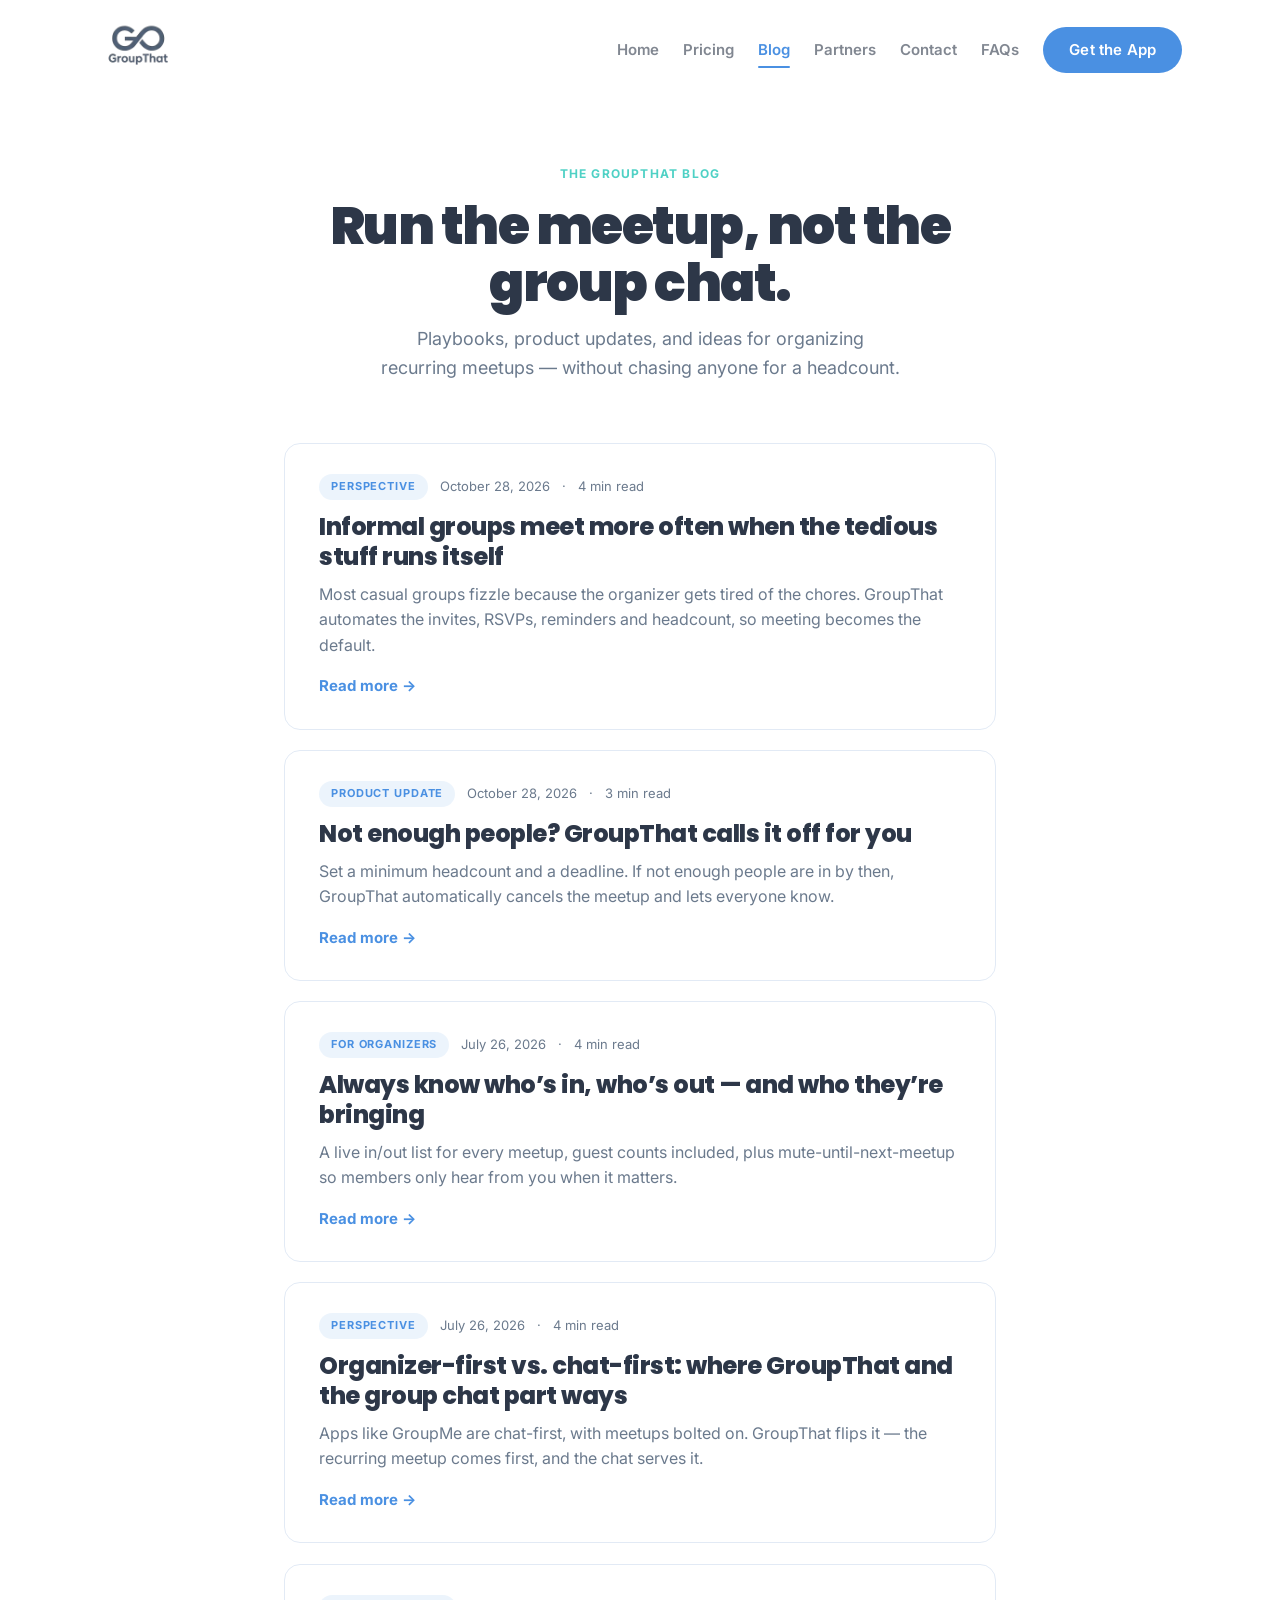
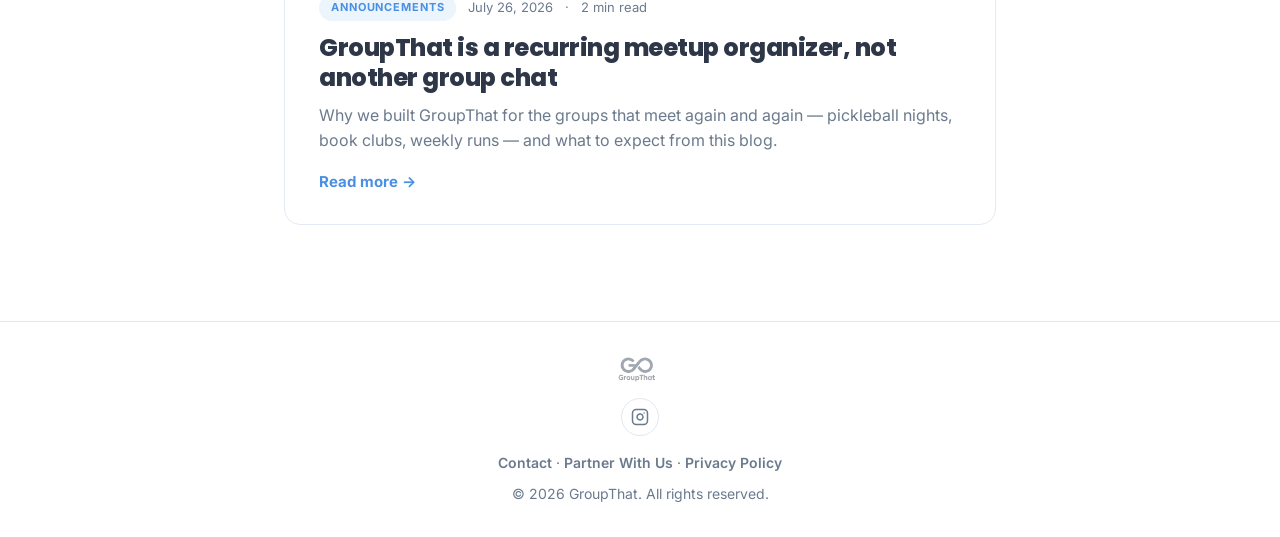
<file: blog/index.html>
<!DOCTYPE html>
<html lang="en">
<head>
  <meta charset="UTF-8">
  <link rel="icon" type="image/png" href="[data-uri]">
  <meta name="viewport" content="width=device-width, initial-scale=1.0">
  <title>Blog — GroupThat</title>
  <meta name="description" content="Playbooks, product updates, and ideas from the GroupThat team on running recurring meetups without chasing people for a headcount.">
  <style>
    @import url('https://fonts.googleapis.com/css2?family=Inter:wght@400;500;600;700;800;900&family=Poppins:wght@400;500;600;700;800;900&display=swap');

    *, *::before, *::after { box-sizing: border-box; margin: 0; padding: 0; }

    :root {
      --blue:    #4A90E2;
      --mint:    #4FD1C5;
      --coral:   #FF7A6E;
      --gray-lt: #F5F7FA;
      --charcoal:#2D3748;
      --white:   #ffffff;
      --gray-mid:#6B7A8D;
      --radius:  16px;
    }

    body {
      font-family: 'Inter', -apple-system, BlinkMacSystemFont, sans-serif;
      background: var(--white);
      color: var(--charcoal);
      line-height: 1.6;
    }

    /* ── NAV ── */
    nav {
      display: flex;
      align-items: center;
      justify-content: space-between;
      padding: 20px 48px;
      max-width: 1180px;
      margin: 0 auto;
    }
    nav img { height: 52px; }
    .nav-right { display: flex; align-items: center; gap: 24px; }
    .nav-link { font-family: 'Inter', sans-serif; font-size: 15px; font-weight: 600; color: var(--charcoal); text-decoration: none; opacity: 0.6; transition: opacity 0.15s; white-space: nowrap; flex-shrink: 0; }
    .nav-link:hover { opacity: 1; }
    .nav-link.active { opacity: 1; color: var(--blue); }
    .nav-cta {
      background: var(--blue);
      color: var(--white);
      padding: 11px 26px;
      border-radius: 50px;
      font-family: 'Inter', sans-serif;
      font-size: 15px;
      font-weight: 600;
      text-decoration: none;
      letter-spacing: 0.01em;
      transition: background 0.2s, transform 0.15s;
      white-space: nowrap;
      flex-shrink: 0;
    }
    .nav-cta:hover { background: var(--charcoal); transform: translateY(-1px); }
    nav { position: relative; }
    .nav-links { display: flex; align-items: center; gap: 24px; }
    .nav-toggle { display: none; flex-direction: column; justify-content: center; gap: 5px; width: 42px; height: 42px; padding: 9px; background: none; border: 0; cursor: pointer; flex-shrink: 0; }
    .nav-toggle span { display: block; width: 100%; height: 2px; background: var(--charcoal); border-radius: 2px; transition: transform 0.2s, opacity 0.2s; }
    .nav-toggle.open span:nth-child(1) { transform: translateY(7px) rotate(45deg); }
    .nav-toggle.open span:nth-child(2) { opacity: 0; }
    .nav-toggle.open span:nth-child(3) { transform: translateY(-7px) rotate(-45deg); }

    /* ── BLOG HEADER ── */
    .blog-head {
      max-width: 760px;
      margin: 0 auto;
      padding: 64px 24px 12px;
      text-align: center;
    }
    .blog-eyebrow {
      font-size: 12px;
      font-weight: 700;
      letter-spacing: 0.1em;
      text-transform: uppercase;
      color: var(--mint);
      margin-bottom: 14px;
    }
    .blog-head h1 {
      font-family: 'Poppins', sans-serif;
      font-size: clamp(34px, 5vw, 52px);
      font-weight: 900;
      letter-spacing: -1.5px;
      line-height: 1.1;
      margin-bottom: 14px;
    }
    .blog-head p {
      font-size: 18px;
      color: var(--gray-mid);
      max-width: 520px;
      margin: 0 auto;
    }

    /* ── POST LIST ── */
    .post-list {
      max-width: 760px;
      margin: 0 auto;
      padding: 48px 24px 96px;
      display: grid;
      gap: 20px;
    }
    .post-card {
      display: block;
      background: var(--white);
      border: 1px solid #e2eaf5;
      border-radius: var(--radius);
      padding: 30px 34px;
      text-decoration: none;
      color: inherit;
      transition: transform 0.2s, box-shadow 0.2s, border-color 0.2s;
    }
    .post-card:hover {
      transform: translateY(-4px);
      box-shadow: 0 14px 36px rgba(74,144,226,0.10);
      border-color: #cfdcf1;
    }
    .post-meta {
      display: flex;
      align-items: center;
      gap: 12px;
      font-size: 13px;
      color: var(--gray-mid);
      margin-bottom: 12px;
    }
    .post-tag {
      font-size: 11px;
      font-weight: 700;
      letter-spacing: 0.08em;
      text-transform: uppercase;
      color: var(--blue);
      background: rgba(74,144,226,0.10);
      padding: 4px 12px;
      border-radius: 50px;
    }
    .post-card h2 {
      font-family: 'Poppins', sans-serif;
      font-size: 24px;
      font-weight: 800;
      letter-spacing: -0.5px;
      line-height: 1.25;
      margin-bottom: 10px;
    }
    .post-card p { font-size: 16px; color: var(--gray-mid); line-height: 1.6; }
    .post-more {
      display: inline-block;
      margin-top: 16px;
      font-size: 15px;
      font-weight: 700;
      color: var(--blue);
    }

    .blog-empty {
      text-align: center;
      color: var(--gray-mid);
      font-size: 16px;
      padding: 40px 0;
    }

    /* ── FOOTER ── */
    footer {
      border-top: 1px solid #e2e8f2;
      padding: 32px 48px;
      text-align: center;
      color: var(--gray-mid);
      font-size: 14px;
    }
    footer img { height: 32px; margin: 0 auto 12px; display: block; opacity: 0.55; }
    .footer-links { margin-bottom: 8px; }
    .footer-links a { color: var(--gray-mid); font-weight: 600; text-decoration: none; transition: color 0.15s; }
    .footer-links a:hover { color: var(--blue); }
    .footer-social {
      display: inline-flex; align-items: center; justify-content: center;
      width: 38px; height: 38px;
      border-radius: 50%;
      border: 1.5px solid #e2e8f2;
      color: var(--gray-mid);
      margin: 0 auto 16px;
      transition: color 0.15s, border-color 0.15s, transform 0.15s;
    }
    .footer-social:hover { color: var(--blue); border-color: var(--blue); transform: translateY(-2px); }

    @media (max-width: 900px) {
      nav { padding: 16px 24px; }
      nav img { height: 42px; }
      .nav-right { gap: 12px; }
      .nav-toggle { display: flex; }
      .nav-links {
        position: absolute; top: calc(100% + 10px); right: 20px;
        flex-direction: column; align-items: stretch; gap: 2px;
        background: var(--white); border-radius: 14px;
        box-shadow: 0 12px 32px rgba(0,0,0,0.14);
        padding: 8px; min-width: 180px; display: none; z-index: 200;
      }
      .nav-links.open { display: flex; }
      .nav-link { opacity: 1; padding: 12px 16px; border-radius: 8px; }
      .nav-link:hover { opacity: 1; background: rgba(0,0,0,0.05); }
      .post-card { padding: 26px 24px; }
      footer { padding: 28px 24px; }
    }
    @media (prefers-reduced-motion: reduce) { * { transition: none !important; } }
  </style>
  <link rel="stylesheet" href="../assets/motion.css">
  <script src="../assets/motion.js"></script>
</head>
<body>

<!-- NAV -->
<nav>
  <a href="../index.html"><img src="../assets/logo.png" alt="GroupThat"></a>
  <div class="nav-right">
    <div class="nav-links" id="navMenu">
    <a href="../index.html" class="nav-link">Home</a>
    <a href="../pricing.html" class="nav-link">Pricing</a>
    <a href="index.html" class="nav-link active">Blog</a>
    <a href="../partner.html" class="nav-link">Partners</a>
    <a href="../contact.html" class="nav-link">Contact</a>
    <a href="../faq.html" class="nav-link">FAQs</a>
    </div>
    <a href="https://apps.apple.com/us/app/groupthat/id6756112941" class="nav-cta">Get the App</a>
    <button class="nav-toggle" aria-label="Menu" aria-expanded="false" aria-controls="navMenu">
      <span></span><span></span><span></span>
    </button>
  </div>
</nav>

<!-- HEADER -->
<header class="blog-head">
  <div class="blog-eyebrow">The GroupThat Blog</div>
  <h1>Run the meetup, not the group chat.</h1>
  <p>Playbooks, product updates, and ideas for organizing recurring meetups &mdash; without chasing anyone for a headcount.</p>
</header>

<!-- POST LIST -->
<!--
  To add a new post: duplicate blog/welcome.html, rename it (e.g. blog/my-post.html),
  write your article, then copy one <a class="post-card"> block below and point its
  href at your new file. Newest posts go at the top.
-->
<main class="post-list">

  <a class="post-card" href="groups-meet-more-often.html">
    <div class="post-meta">
      <span class="post-tag">Perspective</span>
      <span>October 28, 2026</span>
      <span>·</span>
      <span>4 min read</span>
    </div>
    <h2>Informal groups meet more often when the tedious stuff runs itself</h2>
    <p>Most casual groups fizzle because the organizer gets tired of the chores. GroupThat automates the invites, RSVPs, reminders and headcount, so meeting becomes the default.</p>
    <span class="post-more">Read more →</span>
  </a>

  <a class="post-card" href="auto-cancel.html">
    <div class="post-meta">
      <span class="post-tag">Product Update</span>
      <span>October 28, 2026</span>
      <span>·</span>
      <span>3 min read</span>
    </div>
    <h2>Not enough people? GroupThat calls it off for you</h2>
    <p>Set a minimum headcount and a deadline. If not enough people are in by then, GroupThat automatically cancels the meetup and lets everyone know.</p>
    <span class="post-more">Read more →</span>
  </a>

  <a class="post-card" href="whos-in-whos-out.html">
    <div class="post-meta">
      <span class="post-tag">For Organizers</span>
      <span>July 26, 2026</span>
      <span>·</span>
      <span>4 min read</span>
    </div>
    <h2>Always know who&rsquo;s in, who&rsquo;s out — and who they&rsquo;re bringing</h2>
    <p>A live in/out list for every meetup, guest counts included, plus mute-until-next-meetup so members only hear from you when it matters.</p>
    <span class="post-more">Read more →</span>
  </a>

  <a class="post-card" href="vs-group-chat.html">
    <div class="post-meta">
      <span class="post-tag">Perspective</span>
      <span>July 26, 2026</span>
      <span>·</span>
      <span>4 min read</span>
    </div>
    <h2>Organizer-first vs. chat-first: where GroupThat and the group chat part ways</h2>
    <p>Apps like GroupMe are chat-first, with meetups bolted on. GroupThat flips it — the recurring meetup comes first, and the chat serves it.</p>
    <span class="post-more">Read more →</span>
  </a>

  <a class="post-card" href="welcome.html">
    <div class="post-meta">
      <span class="post-tag">Announcements</span>
      <span>July 26, 2026</span>
      <span>·</span>
      <span>2 min read</span>
    </div>
    <h2>GroupThat is a recurring meetup organizer, not another group chat</h2>
    <p>Why we built GroupThat for the groups that meet again and again — pickleball nights, book clubs, weekly runs — and what to expect from this blog.</p>
    <span class="post-more">Read more →</span>
  </a>

</main>

<footer>
  <img src="../assets/logo.png" alt="GroupThat">
  <a class="footer-social" href="https://www.instagram.com/groupthatapp" target="_blank" rel="noopener" aria-label="GroupThat on Instagram">
    <svg width="18" height="18" viewBox="0 0 24 24" fill="none" stroke="currentColor" stroke-width="2" stroke-linecap="round" stroke-linejoin="round"><rect x="2" y="2" width="20" height="20" rx="5"/><path d="M16 11.37A4 4 0 1 1 12.63 8 4 4 0 0 1 16 11.37z"/><line x1="17.5" y1="6.5" x2="17.51" y2="6.5"/></svg>
  </a>
  <div class="footer-links"><a href="../contact.html">Contact</a> &middot; <a href="../partner.html">Partner With Us</a> &middot; <a href="/privacy-policy/">Privacy Policy</a></div>
  <p>&copy; 2026 GroupThat. All rights reserved.</p>
</footer>

<script>
  document.querySelectorAll('.nav-toggle').forEach(function (btn) {
    var menu = btn.parentElement.querySelector('.nav-links');
    if (!menu) return;
    btn.addEventListener('click', function () {
      var open = menu.classList.toggle('open');
      btn.classList.toggle('open', open);
      btn.setAttribute('aria-expanded', String(open));
    });
    document.addEventListener('click', function (e) {
      if (!btn.parentElement.contains(e.target)) {
        menu.classList.remove('open');
        btn.classList.remove('open');
        btn.setAttribute('aria-expanded', 'false');
      }
    });
  });
</script>
</body>
</html>
</file>
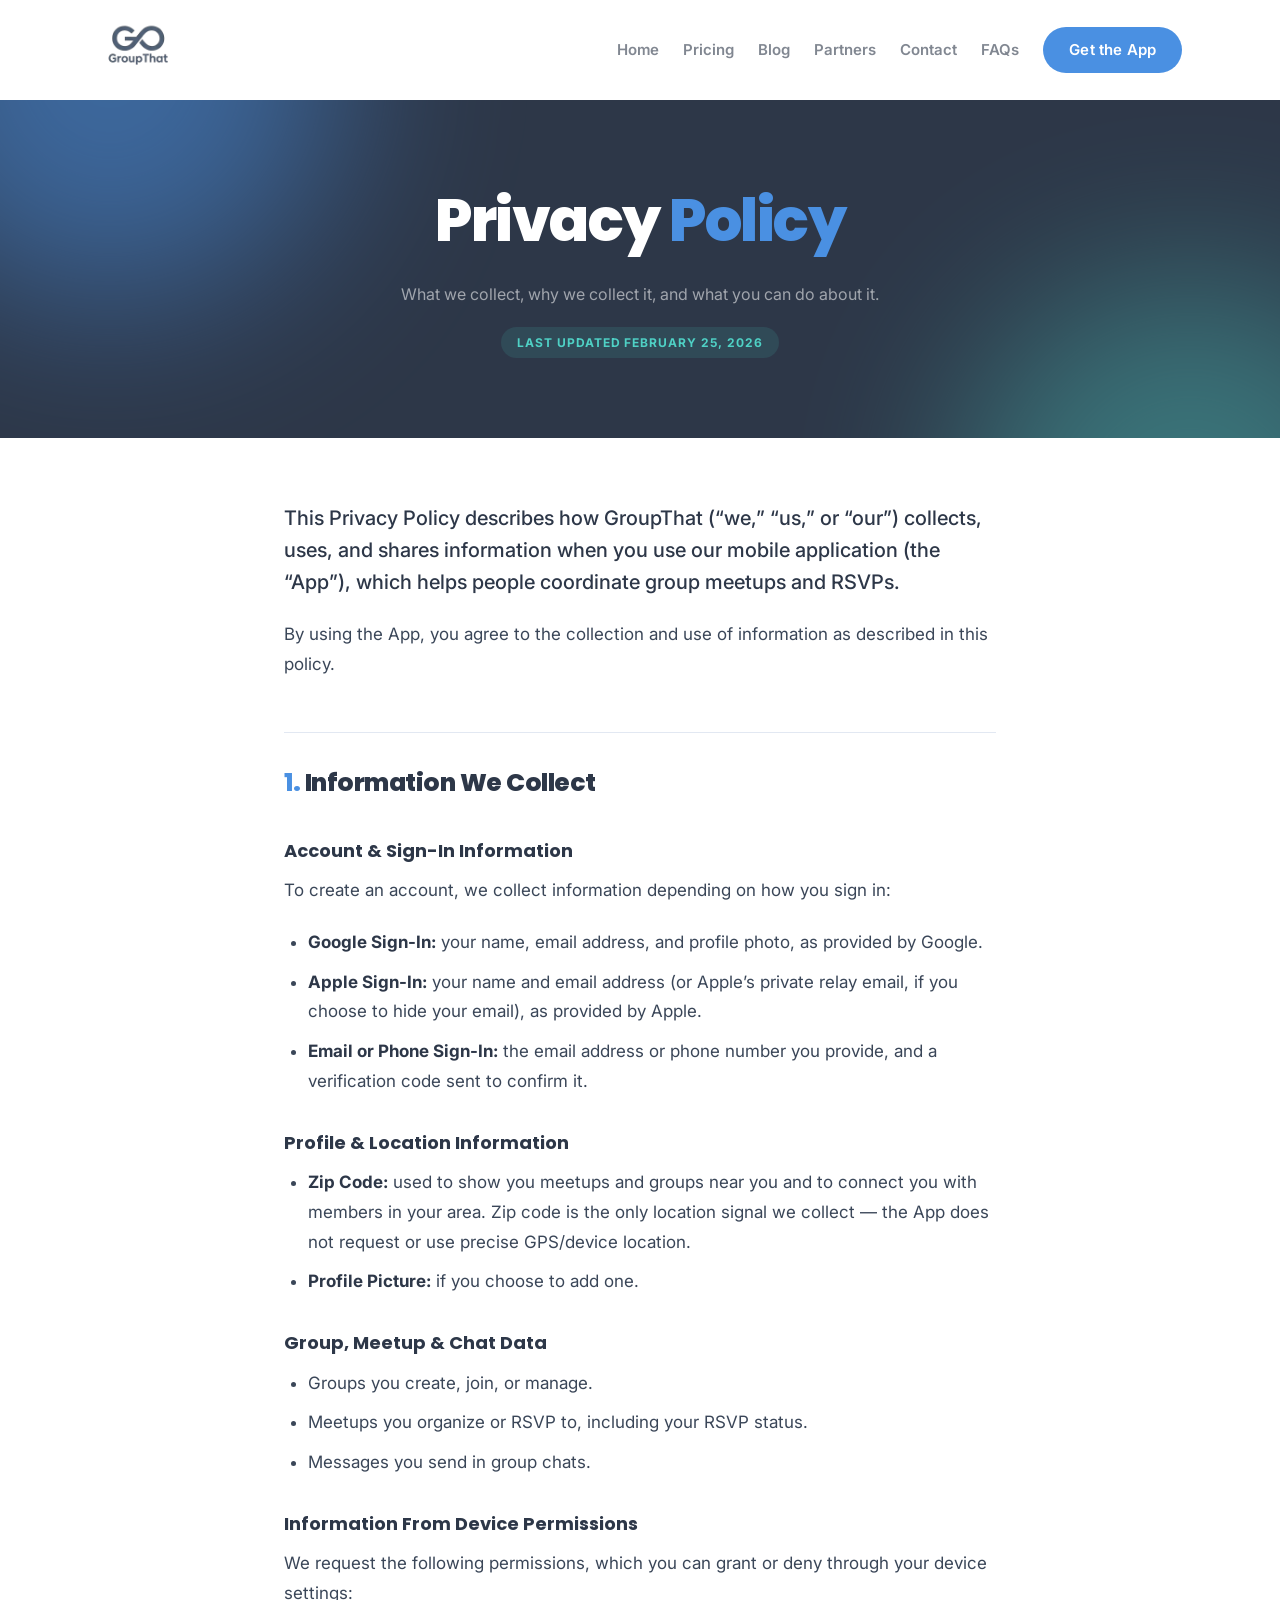
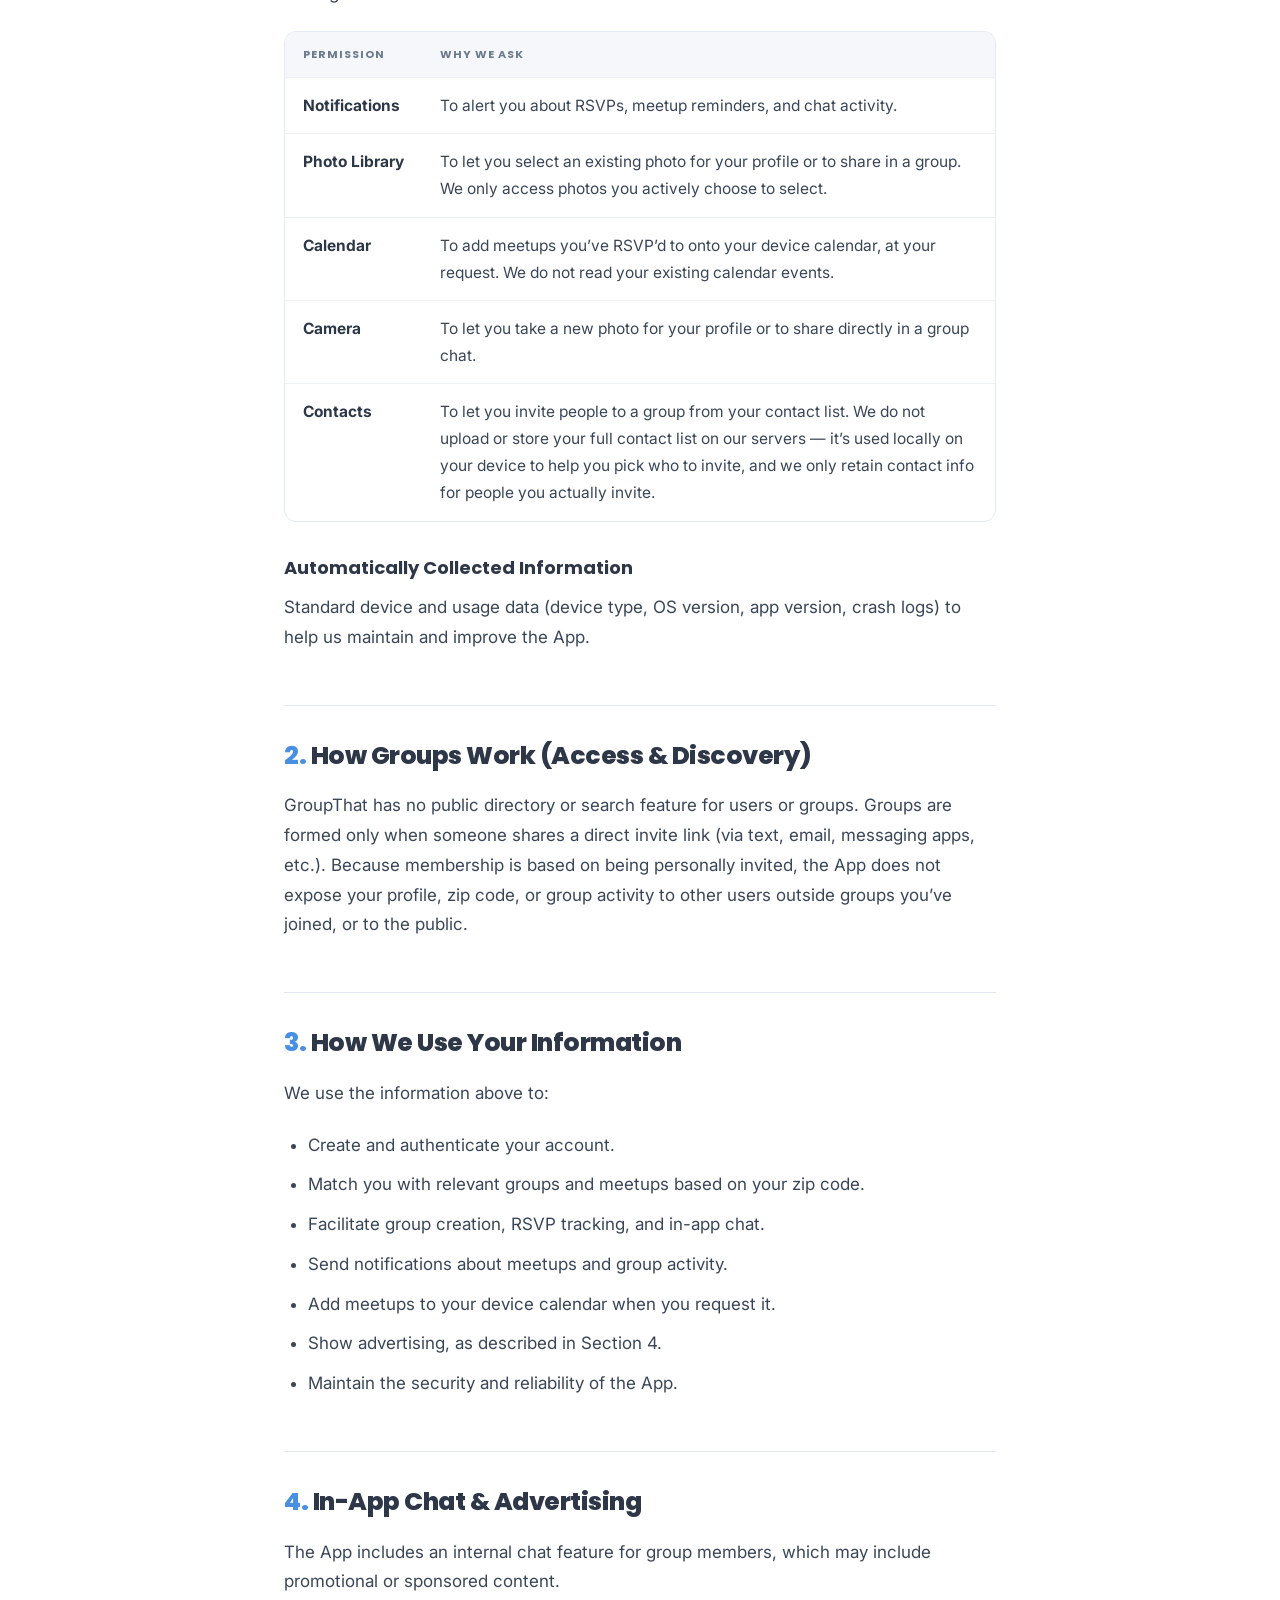
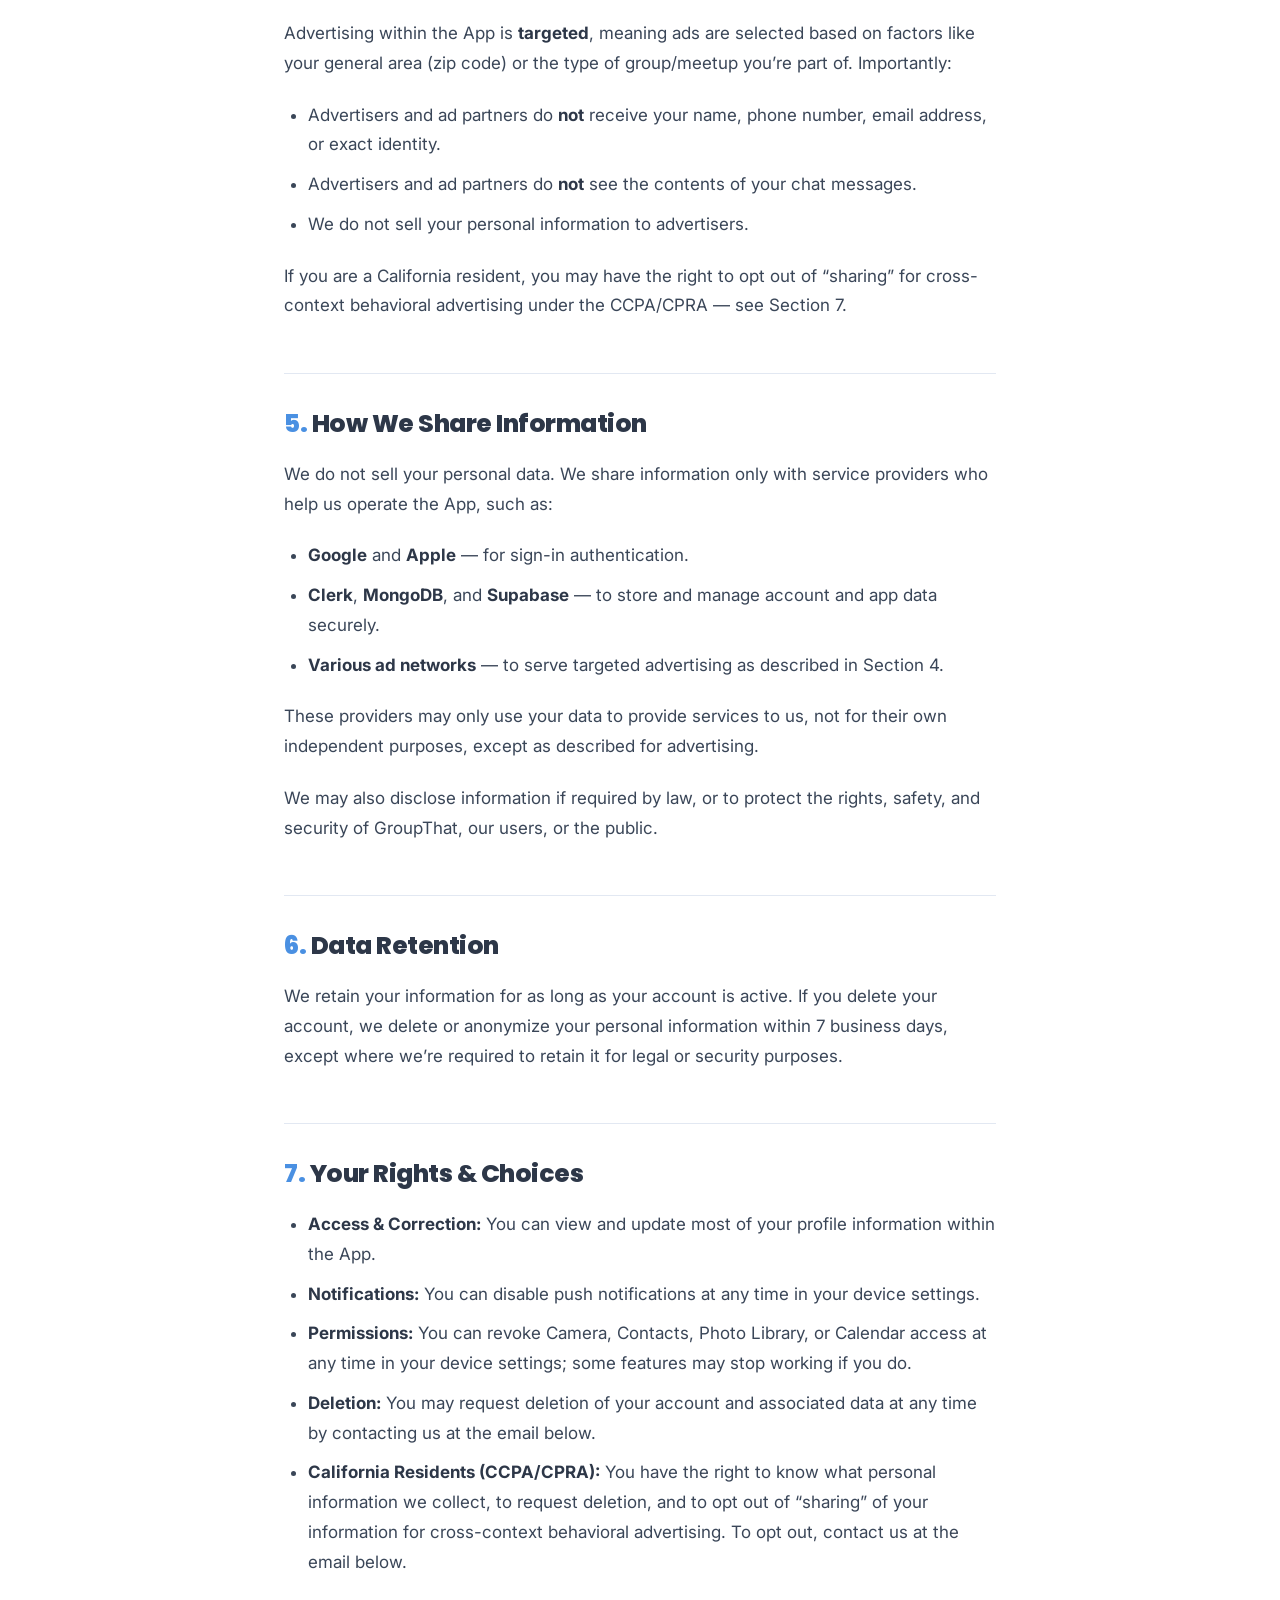
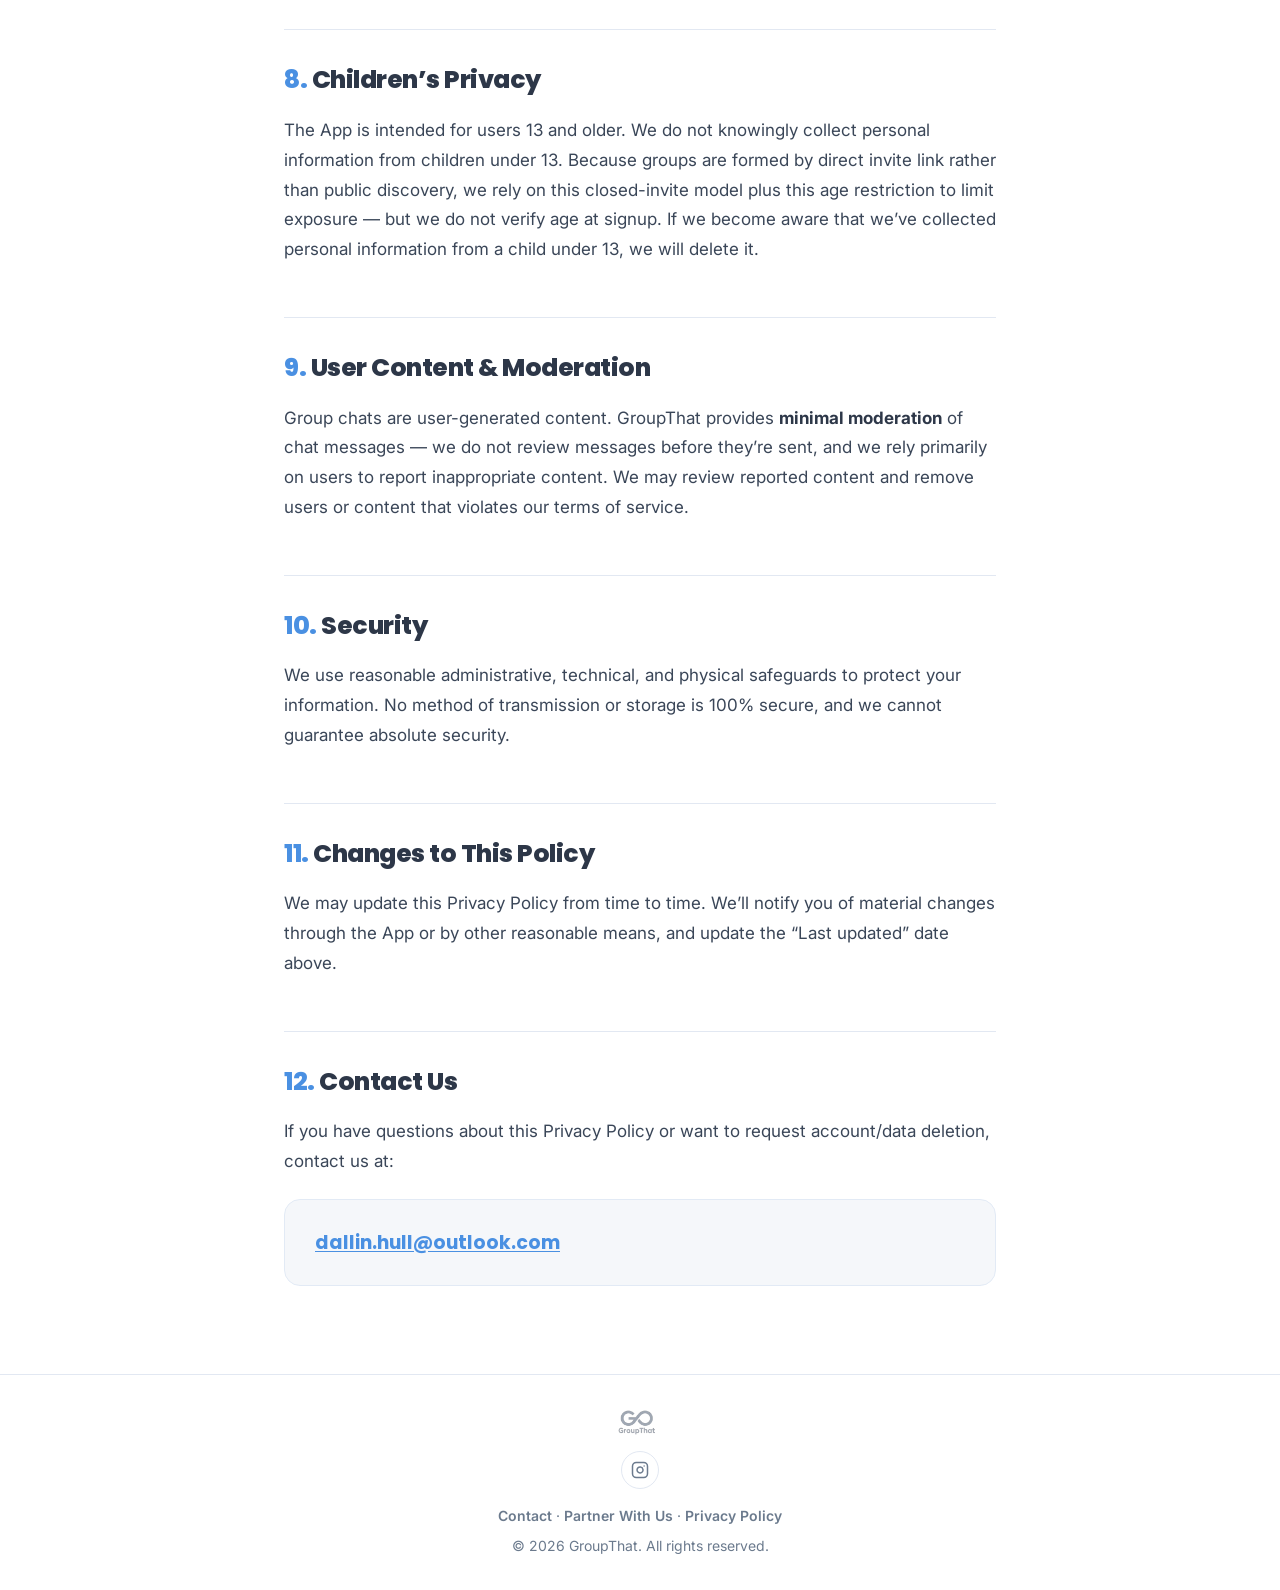
<file: privacy-policy/index.html>
<!DOCTYPE html>
<html lang="en">
<head>
  <meta charset="UTF-8">
  <link rel="icon" type="image/png" href="[data-uri]">
  <meta name="viewport" content="width=device-width, initial-scale=1.0">
  <title>GroupThat — Privacy Policy</title>

  <!-- SEO -->
  <meta name="description" content="How GroupThat collects, uses, and protects your information — account data, zip code, group and meetup activity, device permissions, and your rights and choices.">
  <link rel="canonical" href="https://groupthatapp.com/privacy-policy/">
  <meta name="theme-color" content="#2D3748">

  <!-- Open Graph -->
  <meta property="og:type" content="website">
  <meta property="og:site_name" content="GroupThat">
  <meta property="og:title" content="GroupThat — Privacy Policy">
  <meta property="og:description" content="How GroupThat collects, uses, and protects your information.">
  <meta property="og:url" content="https://groupthatapp.com/privacy-policy/">
  <meta property="og:image" content="https://groupthatapp.com/assets/og-image.jpg">
  <meta property="og:image:width" content="1200">
  <meta property="og:image:height" content="630">
  <meta property="og:image:alt" content="GroupThat — Stop Chasing People. GroupThat Handles It.">

  <!-- Twitter -->
  <meta name="twitter:card" content="summary_large_image">
  <meta name="twitter:title" content="GroupThat — Privacy Policy">
  <meta name="twitter:description" content="How GroupThat collects, uses, and protects your information.">
  <meta name="twitter:image" content="https://groupthatapp.com/assets/og-image.jpg">
  <meta name="twitter:image:alt" content="GroupThat — Stop Chasing People. GroupThat Handles It.">

  <style>
    @import url('https://fonts.googleapis.com/css2?family=Inter:wght@400;500;600;700;800;900&family=Poppins:wght@400;500;600;700;800;900&display=swap');

    *, *::before, *::after { box-sizing: border-box; margin: 0; padding: 0; }

    :root {
      --blue:    #4A90E2;
      --mint:    #4FD1C5;
      --coral:   #FF7A6E;
      --gray-lt: #F5F7FA;
      --charcoal:#2D3748;
      --white:   #ffffff;
      --gray-mid:#6B7A8D;
      --radius:  16px;
    }

    body {
      font-family: 'Inter', -apple-system, BlinkMacSystemFont, sans-serif;
      background: var(--white);
      color: var(--charcoal);
      line-height: 1.6;
    }

    /* ── NAV ── */
    nav {
      display: flex;
      align-items: center;
      justify-content: space-between;
      padding: 20px 48px;
      max-width: 1180px;
      margin: 0 auto;
      position: relative;
    }
    nav img { height: 52px; }
    .nav-right { display: flex; align-items: center; gap: 24px; }
    .nav-link { font-family: 'Inter', sans-serif; font-size: 15px; font-weight: 600; color: var(--charcoal); text-decoration: none; opacity: 0.6; transition: opacity 0.15s; white-space: nowrap; flex-shrink: 0; }
    .nav-link:hover { opacity: 1; }
    .nav-link.active { opacity: 1; color: var(--blue); }
    .nav-cta {
      background: var(--blue);
      color: var(--white);
      padding: 11px 26px;
      border-radius: 50px;
      font-family: 'Inter', sans-serif;
      font-size: 15px;
      font-weight: 600;
      text-decoration: none;
      letter-spacing: 0.01em;
      transition: background 0.2s, transform 0.15s;
      white-space: nowrap;
      flex-shrink: 0;
    }
    .nav-cta:hover { background: var(--charcoal); transform: translateY(-1px); }
    .nav-links { display: flex; align-items: center; gap: 24px; }
    .nav-toggle { display: none; flex-direction: column; justify-content: center; gap: 5px; width: 42px; height: 42px; padding: 9px; background: none; border: 0; cursor: pointer; flex-shrink: 0; }
    .nav-toggle span { display: block; width: 100%; height: 2px; background: var(--charcoal); border-radius: 2px; transition: transform 0.2s, opacity 0.2s; }
    .nav-toggle.open span:nth-child(1) { transform: translateY(7px) rotate(45deg); }
    .nav-toggle.open span:nth-child(2) { opacity: 0; }
    .nav-toggle.open span:nth-child(3) { transform: translateY(-7px) rotate(-45deg); }

    /* ── PAGE HEADER ── */
    .page-header {
      background: var(--charcoal);
      color: var(--white);
      padding: 72px 48px 80px;
      text-align: center;
    }
    .page-header h1 {
      font-family: 'Poppins', sans-serif;
      font-size: clamp(36px, 5vw, 60px);
      font-weight: 800;
      letter-spacing: -1.5px;
      margin-bottom: 14px;
    }
    .page-header h1 span { color: var(--blue); }
    .page-header p {
      font-size: 16px;
      color: rgba(255,255,255,0.55);
      max-width: 520px;
      margin: 0 auto;
    }
    .updated-pill {
      display: inline-block;
      margin-top: 20px;
      font-size: 12px;
      font-weight: 700;
      letter-spacing: 0.08em;
      text-transform: uppercase;
      color: var(--mint);
      background: rgba(79,209,197,0.12);
      padding: 6px 16px;
      border-radius: 50px;
    }

    /* ── POLICY BODY ── */
    .policy {
      max-width: 760px;
      margin: 0 auto;
      padding: 64px 24px 88px;
    }
    .policy-body { font-size: 17px; line-height: 1.75; color: #3a4658; }
    .policy-body > p { margin-bottom: 22px; }
    .policy-body .lead { font-size: 20px; line-height: 1.6; color: var(--charcoal); font-weight: 500; margin-bottom: 22px; }
    .policy-body h2 {
      font-family: 'Poppins', sans-serif;
      font-size: 25px;
      font-weight: 800;
      letter-spacing: -0.5px;
      color: var(--charcoal);
      margin: 52px 0 14px;
      padding-top: 28px;
      border-top: 1px solid #e2e8f2;
    }
    .policy-body h2:first-child { margin-top: 0; padding-top: 0; border-top: none; }
    .policy-body h2 .num { color: var(--blue); }
    .policy-body h3 {
      font-family: 'Poppins', sans-serif;
      font-size: 18px;
      font-weight: 700;
      color: var(--charcoal);
      margin: 30px 0 10px;
    }
    .policy-body ul { margin: 0 0 22px 24px; }
    .policy-body li { margin-bottom: 10px; }
    .policy-body a { color: var(--blue); text-decoration: underline; text-underline-offset: 2px; }
    .policy-body strong { color: var(--charcoal); font-weight: 700; }

    /* Permissions table */
    .table-wrap { overflow-x: auto; margin: 0 0 24px; border: 1px solid #e2eaf5; border-radius: 12px; }
    .policy-table { width: 100%; border-collapse: collapse; font-size: 15.5px; min-width: 460px; }
    .policy-table th {
      text-align: left;
      background: var(--gray-lt);
      font-family: 'Poppins', sans-serif;
      font-size: 11px;
      font-weight: 700;
      letter-spacing: 0.09em;
      text-transform: uppercase;
      color: var(--gray-mid);
      padding: 13px 18px;
    }
    .policy-table td { padding: 14px 18px; border-top: 1px solid #eef1f6; vertical-align: top; }
    .policy-table td:first-child { font-weight: 700; color: var(--charcoal); white-space: nowrap; }

    /* Callout for the contact block */
    .contact-card {
      background: var(--gray-lt);
      border: 1px solid #e2eaf5;
      border-radius: var(--radius);
      padding: 26px 30px;
      margin-top: 8px;
    }
    .contact-card a { font-family: 'Poppins', sans-serif; font-size: 19px; font-weight: 700; }

    /* ── FOOTER ── */
    footer {
      border-top: 1px solid #e2e8f2;
      padding: 32px 48px;
      text-align: center;
      color: var(--gray-mid);
      font-size: 14px;
    }
    footer img { height: 32px; margin: 0 auto 12px; display: block; opacity: 0.55; }
    .footer-links { margin-bottom: 8px; }
    .footer-links a { color: var(--gray-mid); font-weight: 600; text-decoration: none; transition: color 0.15s; }
    .footer-links a:hover { color: var(--blue); }
    .footer-social {
      display: inline-flex; align-items: center; justify-content: center;
      width: 38px; height: 38px;
      border-radius: 50%;
      border: 1.5px solid #e2e8f2;
      color: var(--gray-mid);
      margin: 0 auto 16px;
      transition: color 0.15s, border-color 0.15s, transform 0.15s;
    }
    .footer-social:hover { color: var(--blue); border-color: var(--blue); transform: translateY(-2px); }

    /* ── MOBILE ── */
    @media (max-width: 900px) {
      nav { padding: 16px 24px; }
      nav img { height: 42px; }
      .nav-right { gap: 12px; }
      .nav-toggle { display: flex; }
      .nav-links {
        position: absolute; top: calc(100% + 10px); right: 20px;
        flex-direction: column; align-items: stretch; gap: 2px;
        background: var(--white); border-radius: 14px;
        box-shadow: 0 12px 32px rgba(0,0,0,0.14);
        padding: 8px; min-width: 180px; display: none; z-index: 200;
      }
      .nav-links.open { display: flex; }
      .nav-link { opacity: 1; padding: 12px 16px; border-radius: 8px; }
      .nav-link:hover { opacity: 1; background: rgba(0,0,0,0.05); }
      .page-header { padding: 56px 24px 64px; }
      .policy { padding: 44px 24px 64px; }
      .policy-body { font-size: 16px; }
      .contact-card { padding: 22px 22px; }
      footer { padding: 28px 24px; }
    }
    @media (prefers-reduced-motion: reduce) { * { transition: none !important; } }
  </style>
  <link rel="stylesheet" href="../assets/motion.css">
  <script src="../assets/motion.js"></script>
</head>
<body>

<!-- NAV -->
<nav>
  <a href="../index.html"><img src="../assets/logo.png" alt="GroupThat"></a>
  <div class="nav-right">
    <div class="nav-links" id="navMenu">
    <a href="../index.html" class="nav-link">Home</a>
    <a href="../pricing.html" class="nav-link">Pricing</a>
    <a href="../blog/index.html" class="nav-link">Blog</a>
    <a href="../partner.html" class="nav-link">Partners</a>
    <a href="../contact.html" class="nav-link">Contact</a>
    <a href="../faq.html" class="nav-link">FAQs</a>
    </div>
    <a href="https://apps.apple.com/us/app/groupthat/id6756112941" class="nav-cta">Get the App</a>
    <button class="nav-toggle" aria-label="Menu" aria-expanded="false" aria-controls="navMenu">
      <span></span><span></span><span></span>
    </button>
  </div>
</nav>

<!-- PAGE HEADER -->
<div class="page-header">
  <h1>Privacy <span>Policy</span></h1>
  <p>What we collect, why we collect it, and what you can do about it.</p>
  <div class="updated-pill">Last updated February 25, 2026</div>
</div>

<!-- POLICY -->
<div class="policy">
  <div class="policy-body">

    <p class="lead">This Privacy Policy describes how GroupThat (&ldquo;we,&rdquo; &ldquo;us,&rdquo; or &ldquo;our&rdquo;) collects, uses, and shares information when you use our mobile application (the &ldquo;App&rdquo;), which helps people coordinate group meetups and RSVPs.</p>

    <p>By using the App, you agree to the collection and use of information as described in this policy.</p>

    <h2><span class="num">1.</span> Information We Collect</h2>

    <h3>Account &amp; Sign-In Information</h3>
    <p>To create an account, we collect information depending on how you sign in:</p>
    <ul>
      <li><strong>Google Sign-In:</strong> your name, email address, and profile photo, as provided by Google.</li>
      <li><strong>Apple Sign-In:</strong> your name and email address (or Apple&rsquo;s private relay email, if you choose to hide your email), as provided by Apple.</li>
      <li><strong>Email or Phone Sign-In:</strong> the email address or phone number you provide, and a verification code sent to confirm it.</li>
    </ul>

    <h3>Profile &amp; Location Information</h3>
    <ul>
      <li><strong>Zip Code:</strong> used to show you meetups and groups near you and to connect you with members in your area. Zip code is the only location signal we collect &mdash; the App does not request or use precise GPS/device location.</li>
      <li><strong>Profile Picture:</strong> if you choose to add one.</li>
    </ul>

    <h3>Group, Meetup &amp; Chat Data</h3>
    <ul>
      <li>Groups you create, join, or manage.</li>
      <li>Meetups you organize or RSVP to, including your RSVP status.</li>
      <li>Messages you send in group chats.</li>
    </ul>

    <h3>Information From Device Permissions</h3>
    <p>We request the following permissions, which you can grant or deny through your device settings:</p>
    <div class="table-wrap">
      <table class="policy-table">
        <thead>
          <tr><th>Permission</th><th>Why we ask</th></tr>
        </thead>
        <tbody>
          <tr><td>Notifications</td><td>To alert you about RSVPs, meetup reminders, and chat activity.</td></tr>
          <tr><td>Photo Library</td><td>To let you select an existing photo for your profile or to share in a group. We only access photos you actively choose to select.</td></tr>
          <tr><td>Calendar</td><td>To add meetups you&rsquo;ve RSVP&rsquo;d to onto your device calendar, at your request. We do not read your existing calendar events.</td></tr>
          <tr><td>Camera</td><td>To let you take a new photo for your profile or to share directly in a group chat.</td></tr>
          <tr><td>Contacts</td><td>To let you invite people to a group from your contact list. We do not upload or store your full contact list on our servers &mdash; it&rsquo;s used locally on your device to help you pick who to invite, and we only retain contact info for people you actually invite.</td></tr>
        </tbody>
      </table>
    </div>

    <h3>Automatically Collected Information</h3>
    <p>Standard device and usage data (device type, OS version, app version, crash logs) to help us maintain and improve the App.</p>

    <h2><span class="num">2.</span> How Groups Work (Access &amp; Discovery)</h2>
    <p>GroupThat has no public directory or search feature for users or groups. Groups are formed only when someone shares a direct invite link (via text, email, messaging apps, etc.). Because membership is based on being personally invited, the App does not expose your profile, zip code, or group activity to other users outside groups you&rsquo;ve joined, or to the public.</p>

    <h2><span class="num">3.</span> How We Use Your Information</h2>
    <p>We use the information above to:</p>
    <ul>
      <li>Create and authenticate your account.</li>
      <li>Match you with relevant groups and meetups based on your zip code.</li>
      <li>Facilitate group creation, RSVP tracking, and in-app chat.</li>
      <li>Send notifications about meetups and group activity.</li>
      <li>Add meetups to your device calendar when you request it.</li>
      <li>Show advertising, as described in Section 4.</li>
      <li>Maintain the security and reliability of the App.</li>
    </ul>

    <h2><span class="num">4.</span> In-App Chat &amp; Advertising</h2>
    <p>The App includes an internal chat feature for group members, which may include promotional or sponsored content.</p>
    <p>Advertising within the App is <strong>targeted</strong>, meaning ads are selected based on factors like your general area (zip code) or the type of group/meetup you&rsquo;re part of. Importantly:</p>
    <ul>
      <li>Advertisers and ad partners do <strong>not</strong> receive your name, phone number, email address, or exact identity.</li>
      <li>Advertisers and ad partners do <strong>not</strong> see the contents of your chat messages.</li>
      <li>We do not sell your personal information to advertisers.</li>
    </ul>
    <p>If you are a California resident, you may have the right to opt out of &ldquo;sharing&rdquo; for cross-context behavioral advertising under the CCPA/CPRA &mdash; see Section 7.</p>

    <h2><span class="num">5.</span> How We Share Information</h2>
    <p>We do not sell your personal data. We share information only with service providers who help us operate the App, such as:</p>
    <ul>
      <li><strong>Google</strong> and <strong>Apple</strong> &mdash; for sign-in authentication.</li>
      <li><strong>Clerk</strong>, <strong>MongoDB</strong>, and <strong>Supabase</strong> &mdash; to store and manage account and app data securely.</li>
      <li><strong>Various ad networks</strong> &mdash; to serve targeted advertising as described in Section 4.</li>
    </ul>
    <p>These providers may only use your data to provide services to us, not for their own independent purposes, except as described for advertising.</p>
    <p>We may also disclose information if required by law, or to protect the rights, safety, and security of GroupThat, our users, or the public.</p>

    <h2><span class="num">6.</span> Data Retention</h2>
    <p>We retain your information for as long as your account is active. If you delete your account, we delete or anonymize your personal information within 7 business days, except where we&rsquo;re required to retain it for legal or security purposes.</p>

    <h2><span class="num">7.</span> Your Rights &amp; Choices</h2>
    <ul>
      <li><strong>Access &amp; Correction:</strong> You can view and update most of your profile information within the App.</li>
      <li><strong>Notifications:</strong> You can disable push notifications at any time in your device settings.</li>
      <li><strong>Permissions:</strong> You can revoke Camera, Contacts, Photo Library, or Calendar access at any time in your device settings; some features may stop working if you do.</li>
      <li><strong>Deletion:</strong> You may request deletion of your account and associated data at any time by contacting us at the email below.</li>
      <li><strong>California Residents (CCPA/CPRA):</strong> You have the right to know what personal information we collect, to request deletion, and to opt out of &ldquo;sharing&rdquo; of your information for cross-context behavioral advertising. To opt out, contact us at the email below.</li>
    </ul>

    <h2><span class="num">8.</span> Children&rsquo;s Privacy</h2>
    <p>The App is intended for users 13 and older. We do not knowingly collect personal information from children under 13. Because groups are formed by direct invite link rather than public discovery, we rely on this closed-invite model plus this age restriction to limit exposure &mdash; but we do not verify age at signup. If we become aware that we&rsquo;ve collected personal information from a child under 13, we will delete it.</p>

    <h2><span class="num">9.</span> User Content &amp; Moderation</h2>
    <p>Group chats are user-generated content. GroupThat provides <strong>minimal moderation</strong> of chat messages &mdash; we do not review messages before they&rsquo;re sent, and we rely primarily on users to report inappropriate content. We may review reported content and remove users or content that violates our terms of service.</p>

    <h2><span class="num">10.</span> Security</h2>
    <p>We use reasonable administrative, technical, and physical safeguards to protect your information. No method of transmission or storage is 100% secure, and we cannot guarantee absolute security.</p>

    <h2><span class="num">11.</span> Changes to This Policy</h2>
    <p>We may update this Privacy Policy from time to time. We&rsquo;ll notify you of material changes through the App or by other reasonable means, and update the &ldquo;Last updated&rdquo; date above.</p>

    <h2><span class="num">12.</span> Contact Us</h2>
    <p>If you have questions about this Privacy Policy or want to request account/data deletion, contact us at:</p>
    <div class="contact-card">
      <a href="mailto:dallin.hull@outlook.com">dallin.hull@outlook.com</a>
    </div>

  </div>
</div>

<footer>
  <img src="../assets/logo.png" alt="GroupThat">
  <a class="footer-social" href="https://www.instagram.com/groupthatapp" target="_blank" rel="noopener" aria-label="GroupThat on Instagram">
    <svg width="18" height="18" viewBox="0 0 24 24" fill="none" stroke="currentColor" stroke-width="2" stroke-linecap="round" stroke-linejoin="round"><rect x="2" y="2" width="20" height="20" rx="5"/><path d="M16 11.37A4 4 0 1 1 12.63 8 4 4 0 0 1 16 11.37z"/><line x1="17.5" y1="6.5" x2="17.51" y2="6.5"/></svg>
  </a>
  <div class="footer-links"><a href="../contact.html">Contact</a> &middot; <a href="../partner.html">Partner With Us</a> &middot; <a href="/privacy-policy/">Privacy Policy</a></div>
  <p>&copy; 2026 GroupThat. All rights reserved.</p>
</footer>

<script>
  document.querySelectorAll('.nav-toggle').forEach(function (btn) {
    var menu = btn.parentElement.querySelector('.nav-links');
    if (!menu) return;
    btn.addEventListener('click', function () {
      var open = menu.classList.toggle('open');
      btn.classList.toggle('open', open);
      btn.setAttribute('aria-expanded', String(open));
    });
    document.addEventListener('click', function (e) {
      if (!btn.parentElement.contains(e.target)) {
        menu.classList.remove('open');
        btn.classList.remove('open');
        btn.setAttribute('aria-expanded', 'false');
      }
    });
  });
</script>
</body>
</html>
</file>
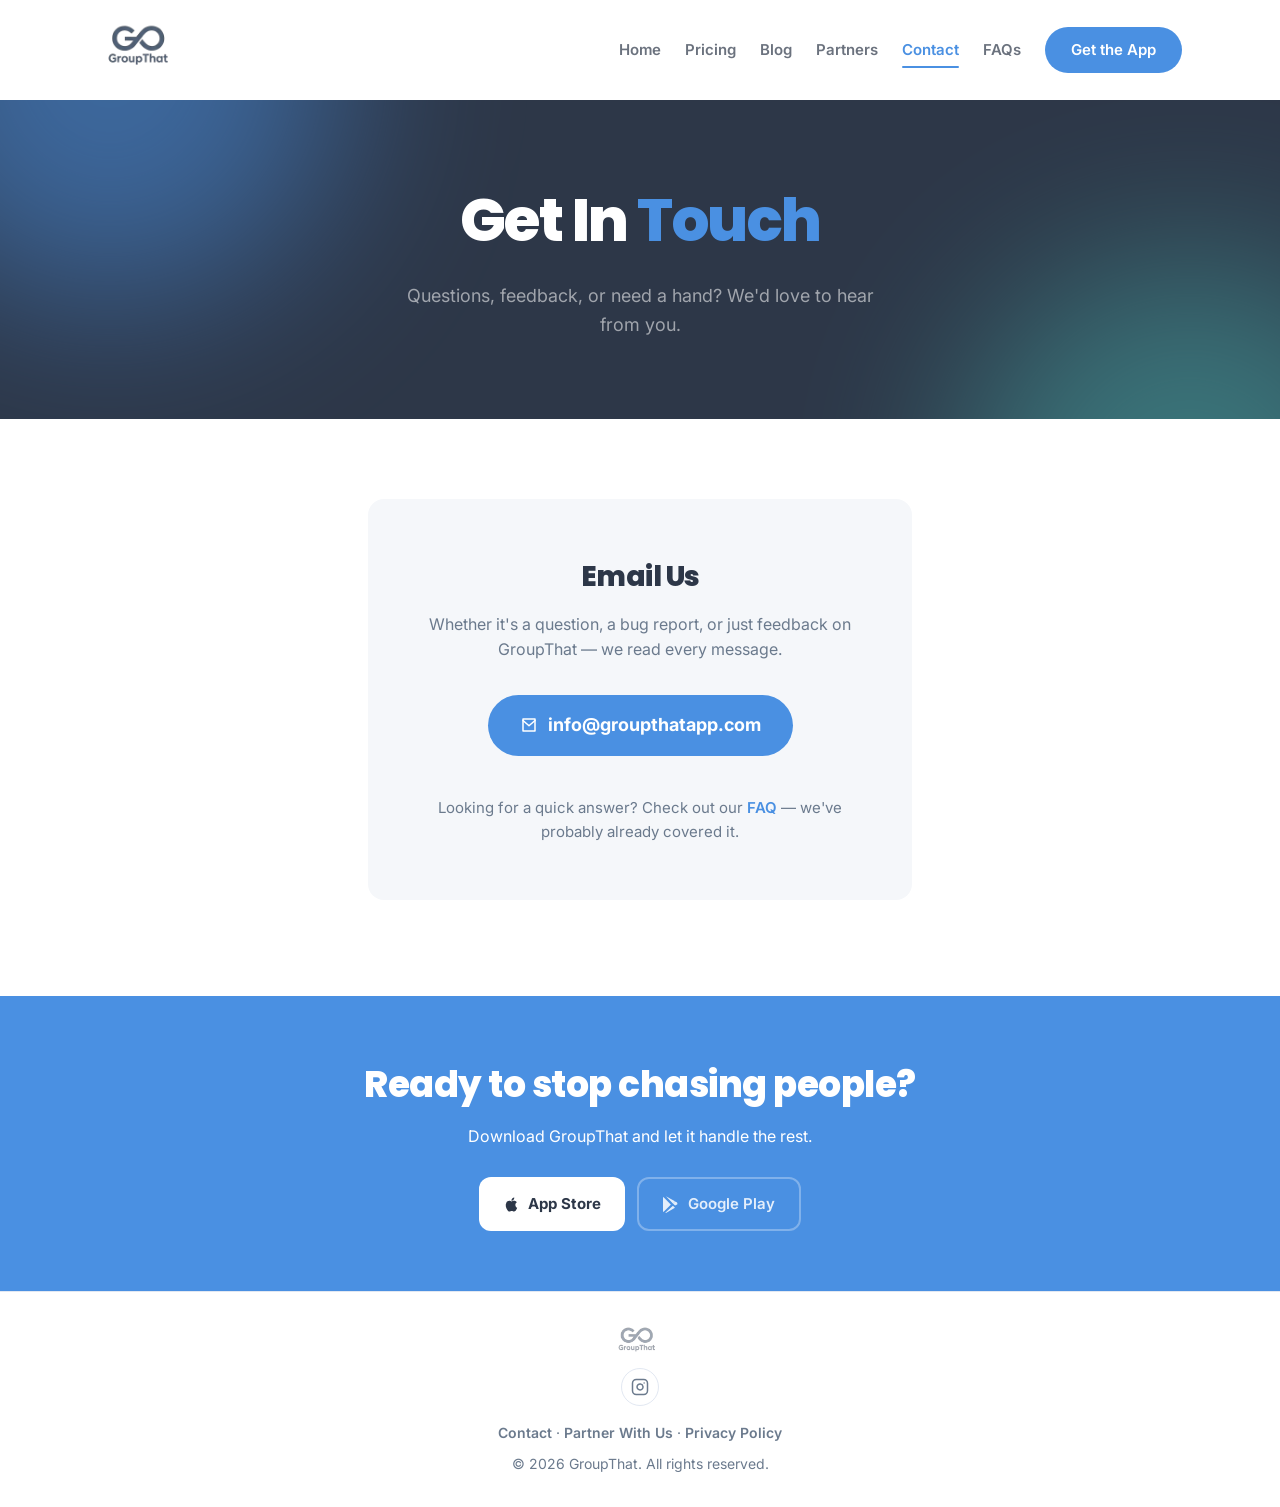
<file: contact.html>
<!DOCTYPE html>
<html lang="en">
<head>
  <meta charset="UTF-8">
  <link rel="icon" type="image/png" href="[data-uri]">
  <meta name="viewport" content="width=device-width, initial-scale=1.0">
  <title>GroupThat — Contact Us</title>

  <!-- SEO -->
  <meta name="description" content="Get in touch with the GroupThat team. Questions, feedback, or support — email us at info@groupthatapp.com.">
  <link rel="canonical" href="https://groupthatapp.com/contact.html">
  <meta name="theme-color" content="#2D3748">

  <!-- Open Graph -->
  <meta property="og:type" content="website">
  <meta property="og:site_name" content="GroupThat">
  <meta property="og:title" content="GroupThat — Contact Us">
  <meta property="og:description" content="Get in touch with the GroupThat team. Questions, feedback, or support — email us at info@groupthatapp.com.">
  <meta property="og:url" content="https://groupthatapp.com/contact.html">
  <meta property="og:image" content="https://groupthatapp.com/assets/og-image.jpg">
  <meta property="og:image:width" content="1200">
  <meta property="og:image:height" content="630">
  <meta property="og:image:alt" content="GroupThat — Stop Chasing People. GroupThat Handles It.">

  <!-- Twitter -->
  <meta name="twitter:card" content="summary_large_image">
  <meta name="twitter:title" content="GroupThat — Contact Us">
  <meta name="twitter:description" content="Get in touch with the GroupThat team. Questions, feedback, or support — email us at info@groupthatapp.com.">
  <meta name="twitter:image" content="https://groupthatapp.com/assets/og-image.jpg">
  <meta name="twitter:image:alt" content="GroupThat — Stop Chasing People. GroupThat Handles It.">

  <style>
    @import url('https://fonts.googleapis.com/css2?family=Inter:wght@400;500;600;700;800;900&family=Poppins:wght@400;500;600;700;800;900&display=swap');

    *, *::before, *::after { box-sizing: border-box; margin: 0; padding: 0; }

    :root {
      --blue:    #4A90E2;
      --mint:    #4FD1C5;
      --coral:   #FF7A6E;
      --gray-lt: #F5F7FA;
      --charcoal:#2D3748;
      --white:   #ffffff;
      --gray-mid:#6B7A8D;
      --radius:  16px;
    }

    body {
      font-family: 'Inter', -apple-system, BlinkMacSystemFont, sans-serif;
      background: var(--white);
      color: var(--charcoal);
      line-height: 1.6;
    }

    /* ── NAV ── */
    nav {
      display: flex;
      align-items: center;
      justify-content: space-between;
      padding: 20px 48px;
      max-width: 1180px;
      margin: 0 auto;
    }
    nav img { height: 52px; }
    .nav-right { display: flex; align-items: center; gap: 24px; }
    .nav-link {
      font-family: 'Inter', sans-serif;
      font-size: 15px;
      font-weight: 600;
      color: var(--charcoal);
      text-decoration: none;
      opacity: 0.7;
      transition: opacity 0.15s;
      white-space: nowrap;
      flex-shrink: 0;
    }
    .nav-link:hover { opacity: 1; }
    .nav-link.active { color: var(--blue); opacity: 1; }
    .nav-cta {
      background: var(--blue);
      color: var(--white);
      padding: 11px 26px;
      border-radius: 50px;
      font-size: 15px;
      font-weight: 600;
      text-decoration: none;
      transition: background 0.2s, transform 0.15s;
      white-space: nowrap;
      flex-shrink: 0;
    }
    .nav-cta:hover { background: var(--charcoal); transform: translateY(-1px); }
    nav { position: relative; }
    .nav-links { display: flex; align-items: center; gap: 24px; }
    .nav-toggle { display: none; flex-direction: column; justify-content: center; gap: 5px; width: 42px; height: 42px; padding: 9px; background: none; border: 0; cursor: pointer; flex-shrink: 0; }
    .nav-toggle span { display: block; width: 100%; height: 2px; background: var(--charcoal); border-radius: 2px; transition: transform 0.2s, opacity 0.2s; }
    .nav-toggle.open span:nth-child(1) { transform: translateY(7px) rotate(45deg); }
    .nav-toggle.open span:nth-child(2) { opacity: 0; }
    .nav-toggle.open span:nth-child(3) { transform: translateY(-7px) rotate(-45deg); }

    /* ── PAGE HEADER ── */
    .page-header {
      background: var(--charcoal);
      color: var(--white);
      padding: 72px 48px 80px;
      text-align: center;
    }
    .page-header h1 {
      font-family: 'Poppins', sans-serif;
      font-size: clamp(36px, 5vw, 60px);
      font-weight: 800;
      letter-spacing: -1.5px;
      margin-bottom: 14px;
    }
    .page-header h1 span { color: var(--blue); }
    .page-header p {
      font-size: 18px;
      color: rgba(255,255,255,0.55);
      max-width: 480px;
      margin: 0 auto;
    }

    /* ── CONTACT CONTENT ── */
    .contact-content {
      max-width: 640px;
      margin: 0 auto;
      padding: 80px 48px 96px;
      text-align: center;
    }
    .contact-card {
      background: var(--gray-lt);
      border-radius: var(--radius);
      padding: 56px 40px;
    }
    .contact-card h2 {
      font-family: 'Poppins', sans-serif;
      font-size: clamp(22px, 3vw, 28px);
      font-weight: 800;
      letter-spacing: -0.5px;
      margin-bottom: 12px;
    }
    .contact-card p {
      color: var(--gray-mid);
      font-size: 16px;
      max-width: 440px;
      margin: 0 auto 32px;
    }
    .contact-email {
      display: inline-flex;
      align-items: center;
      gap: 10px;
      background: var(--blue);
      color: var(--white);
      padding: 16px 32px;
      border-radius: 50px;
      font-size: 18px;
      font-weight: 700;
      text-decoration: none;
      transition: background 0.2s, transform 0.15s;
    }
    .contact-email:hover { background: var(--charcoal); transform: translateY(-2px); }
    .contact-note {
      margin-top: 40px;
      font-size: 15px;
      color: var(--gray-mid);
    }
    .contact-note a { color: var(--blue); font-weight: 600; text-decoration: none; }
    .contact-note a:hover { text-decoration: underline; }

    /* ── CTA STRIP ── */
    .contact-cta {
      background: var(--blue);
      padding: 60px 48px;
      text-align: center;
      color: var(--white);
    }
    .contact-cta h2 {
      font-family: 'Poppins', sans-serif;
      font-size: clamp(22px, 3vw, 36px);
      font-weight: 800;
      letter-spacing: -0.5px;
      margin-bottom: 10px;
    }
    .contact-cta p { font-size: 16px; opacity: 0.8; margin-bottom: 28px; }
    .btn-row { display: flex; gap: 12px; justify-content: center; flex-wrap: wrap; }
    .btn-white {
      display: inline-flex; align-items: center; gap: 8px;
      background: var(--white); color: var(--charcoal);
      padding: 13px 24px; border-radius: 12px;
      font-size: 15px; font-weight: 700; text-decoration: none;
      transition: transform 0.15s, box-shadow 0.15s;
    }
    .btn-white:hover { transform: translateY(-2px); box-shadow: 0 8px 24px rgba(0,0,0,0.2); }
    .btn-ghost {
      display: inline-flex; align-items: center; gap: 8px;
      background: transparent; color: rgba(255,255,255,0.85);
      border: 2px solid rgba(255,255,255,0.3);
      padding: 13px 24px; border-radius: 12px;
      font-size: 15px; font-weight: 600; text-decoration: none;
      transition: border-color 0.15s, transform 0.15s;
    }
    .btn-ghost:hover { border-color: rgba(255,255,255,0.7); transform: translateY(-2px); }

    /* ── FOOTER ── */
    footer {
      border-top: 1px solid #e2e8f2;
      padding: 32px 48px;
      text-align: center;
      color: var(--gray-mid);
      font-size: 14px;
    }
    footer img { height: 32px; margin: 0 auto 12px; display: block; opacity: 0.55; }
    .footer-links { margin-bottom: 8px; }
    .footer-links a { color: var(--gray-mid); font-weight: 600; text-decoration: none; transition: color 0.15s; }
    .footer-links a:hover { color: var(--blue); }
    .footer-social {
      display: inline-flex; align-items: center; justify-content: center;
      width: 38px; height: 38px;
      border-radius: 50%;
      border: 1.5px solid #e2e8f2;
      color: var(--gray-mid);
      margin: 0 auto 16px;
      transition: color 0.15s, border-color 0.15s, transform 0.15s;
    }
    .footer-social:hover { color: var(--blue); border-color: var(--blue); transform: translateY(-2px); }

    /* ── MOBILE ── */
    @media (max-width: 768px) {
      nav { padding: 16px 20px; }
      nav img { height: 42px; }
      .nav-right { gap: 12px; }
      .nav-toggle { display: flex; }
      .nav-links {
        position: absolute; top: calc(100% + 10px); right: 20px;
        flex-direction: column; align-items: stretch; gap: 2px;
        background: var(--white); border-radius: 14px;
        box-shadow: 0 12px 32px rgba(0,0,0,0.14);
        padding: 8px; min-width: 180px; display: none; z-index: 200;
      }
      .nav-links.open { display: flex; }
      .nav-link { opacity: 1; padding: 12px 16px; border-radius: 8px; }
      .nav-link:hover { opacity: 1; background: rgba(0,0,0,0.05); }
      .page-header { padding: 56px 24px 64px; }
      .contact-content { padding: 56px 20px 72px; }
      .contact-cta { padding: 48px 20px; }
      footer { padding: 28px 20px; }
    }
    @media (prefers-reduced-motion: reduce) { * { transition: none !important; } }
  </style>
  <link rel="stylesheet" href="assets/motion.css">
  <script src="assets/motion.js"></script>
</head>
<body>

<!-- NAV -->
<nav>
  <a href="index.html"><img src="assets/logo.png" alt="GroupThat"></a>
  <div class="nav-right">
    <div class="nav-links" id="navMenu">
    <a href="index.html" class="nav-link">Home</a>
    <a href="pricing.html" class="nav-link">Pricing</a>
    <a href="blog/index.html" class="nav-link">Blog</a>
    <a href="partner.html" class="nav-link">Partners</a>
    <a href="contact.html" class="nav-link active">Contact</a>
    <a href="faq.html" class="nav-link">FAQs</a>
    </div>
    <a href="https://apps.apple.com/us/app/groupthat/id6756112941" class="nav-cta">Get the App</a>
    <button class="nav-toggle" aria-label="Menu" aria-expanded="false" aria-controls="navMenu">
      <span></span><span></span><span></span>
    </button>
  </div>
</nav>

<!-- PAGE HEADER -->
<div class="page-header">
  <h1>Get In <span>Touch</span></h1>
  <p>Questions, feedback, or need a hand? We'd love to hear from you.</p>
</div>

<!-- CONTACT CONTENT -->
<div class="contact-content">

  <div class="contact-card">
    <h2>Email Us</h2>
    <p>Whether it's a question, a bug report, or just feedback on GroupThat — we read every message.</p>
    <a class="contact-email" href="mailto:info@groupthatapp.com">
      <svg width="18" height="18" viewBox="0 0 24 24" fill="none" stroke="currentColor" stroke-width="2" stroke-linecap="round" stroke-linejoin="round"><path d="M4 4h16v16H4z"/><path d="m4 6 8 7 8-7"/></svg>
      info@groupthatapp.com
    </a>
    <div class="contact-note">Looking for a quick answer? Check out our <a href="faq.html">FAQ</a> — we've probably already covered it.</div>
  </div>

</div><!-- /contact-content -->

<!-- CTA STRIP -->
<div class="contact-cta">
  <h2>Ready to stop chasing people?</h2>
  <p>Download GroupThat and let it handle the rest.</p>
  <div class="btn-row">
    <a href="https://apps.apple.com/us/app/groupthat/id6756112941" class="btn-white">
      <svg width="17" height="17" viewBox="0 0 24 24" fill="currentColor"><path d="M18.71 19.5c-.83 1.24-1.71 2.45-3.05 2.47-1.34.03-1.77-.79-3.29-.79-1.53 0-2 .77-3.27.82-1.31.05-2.3-1.32-3.14-2.53C4.25 17 2.94 12.45 4.7 9.39c.87-1.52 2.43-2.48 4.12-2.51 1.28-.02 2.5.87 3.29.87.78 0 2.26-1.07 3.8-.91.65.03 2.47.26 3.64 1.98-.09.06-2.17 1.28-2.15 3.81.03 3.02 2.65 4.03 2.68 4.04-.03.07-.42 1.44-1.38 2.83M13 3.5c.73-.83 1.94-1.46 2.94-1.5.13 1.17-.34 2.35-1.04 3.19-.69.85-1.83 1.51-2.95 1.42-.15-1.15.41-2.35 1.05-3.11z"/></svg>
      App Store
    </a>
    <a href="https://play.google.com/store/apps/details?id=com.dallinhull.groupthat&pli=1" class="btn-ghost">
      <svg width="17" height="17" viewBox="0 0 24 24" fill="currentColor"><path d="M3.18 23.76c.3.17.64.24.99.2l12.71-7.34-2.89-2.89L3.18 23.76zM.47 1.31C.17 1.63 0 2.12 0 2.74v18.51c0 .62.17 1.11.48 1.43l.08.07 10.37-10.37v-.24L.55 1.24l-.08.07zm19.44 7.97L17 7.65 14.07 10.6l2.93 2.93 2.93-1.64c.83-.47.83-1.24-.02-1.61zM4.17.24L16.88 7.58l-2.89 2.89L4.17.24z"/></svg>
      Google Play
    </a>
  </div>
</div>

<footer>
  <img src="assets/logo.png" alt="GroupThat">
  <a class="footer-social" href="https://www.instagram.com/groupthatapp" target="_blank" rel="noopener" aria-label="GroupThat on Instagram">
    <svg width="18" height="18" viewBox="0 0 24 24" fill="none" stroke="currentColor" stroke-width="2" stroke-linecap="round" stroke-linejoin="round"><rect x="2" y="2" width="20" height="20" rx="5"/><path d="M16 11.37A4 4 0 1 1 12.63 8 4 4 0 0 1 16 11.37z"/><line x1="17.5" y1="6.5" x2="17.51" y2="6.5"/></svg>
  </a>
  <div class="footer-links"><a href="contact.html">Contact</a> &middot; <a href="partner.html">Partner With Us</a> &middot; <a href="/privacy-policy/">Privacy Policy</a></div>
  <p>&copy; 2026 GroupThat. All rights reserved.</p>
</footer>

<script>
  document.querySelectorAll('.nav-toggle').forEach(function (btn) {
    var menu = btn.parentElement.querySelector('.nav-links');
    if (!menu) return;
    btn.addEventListener('click', function () {
      var open = menu.classList.toggle('open');
      btn.classList.toggle('open', open);
      btn.setAttribute('aria-expanded', String(open));
    });
    document.addEventListener('click', function (e) {
      if (!btn.parentElement.contains(e.target)) {
        menu.classList.remove('open');
        btn.classList.remove('open');
        btn.setAttribute('aria-expanded', 'false');
      }
    });
  });
</script>
</body>
</html>
</file>
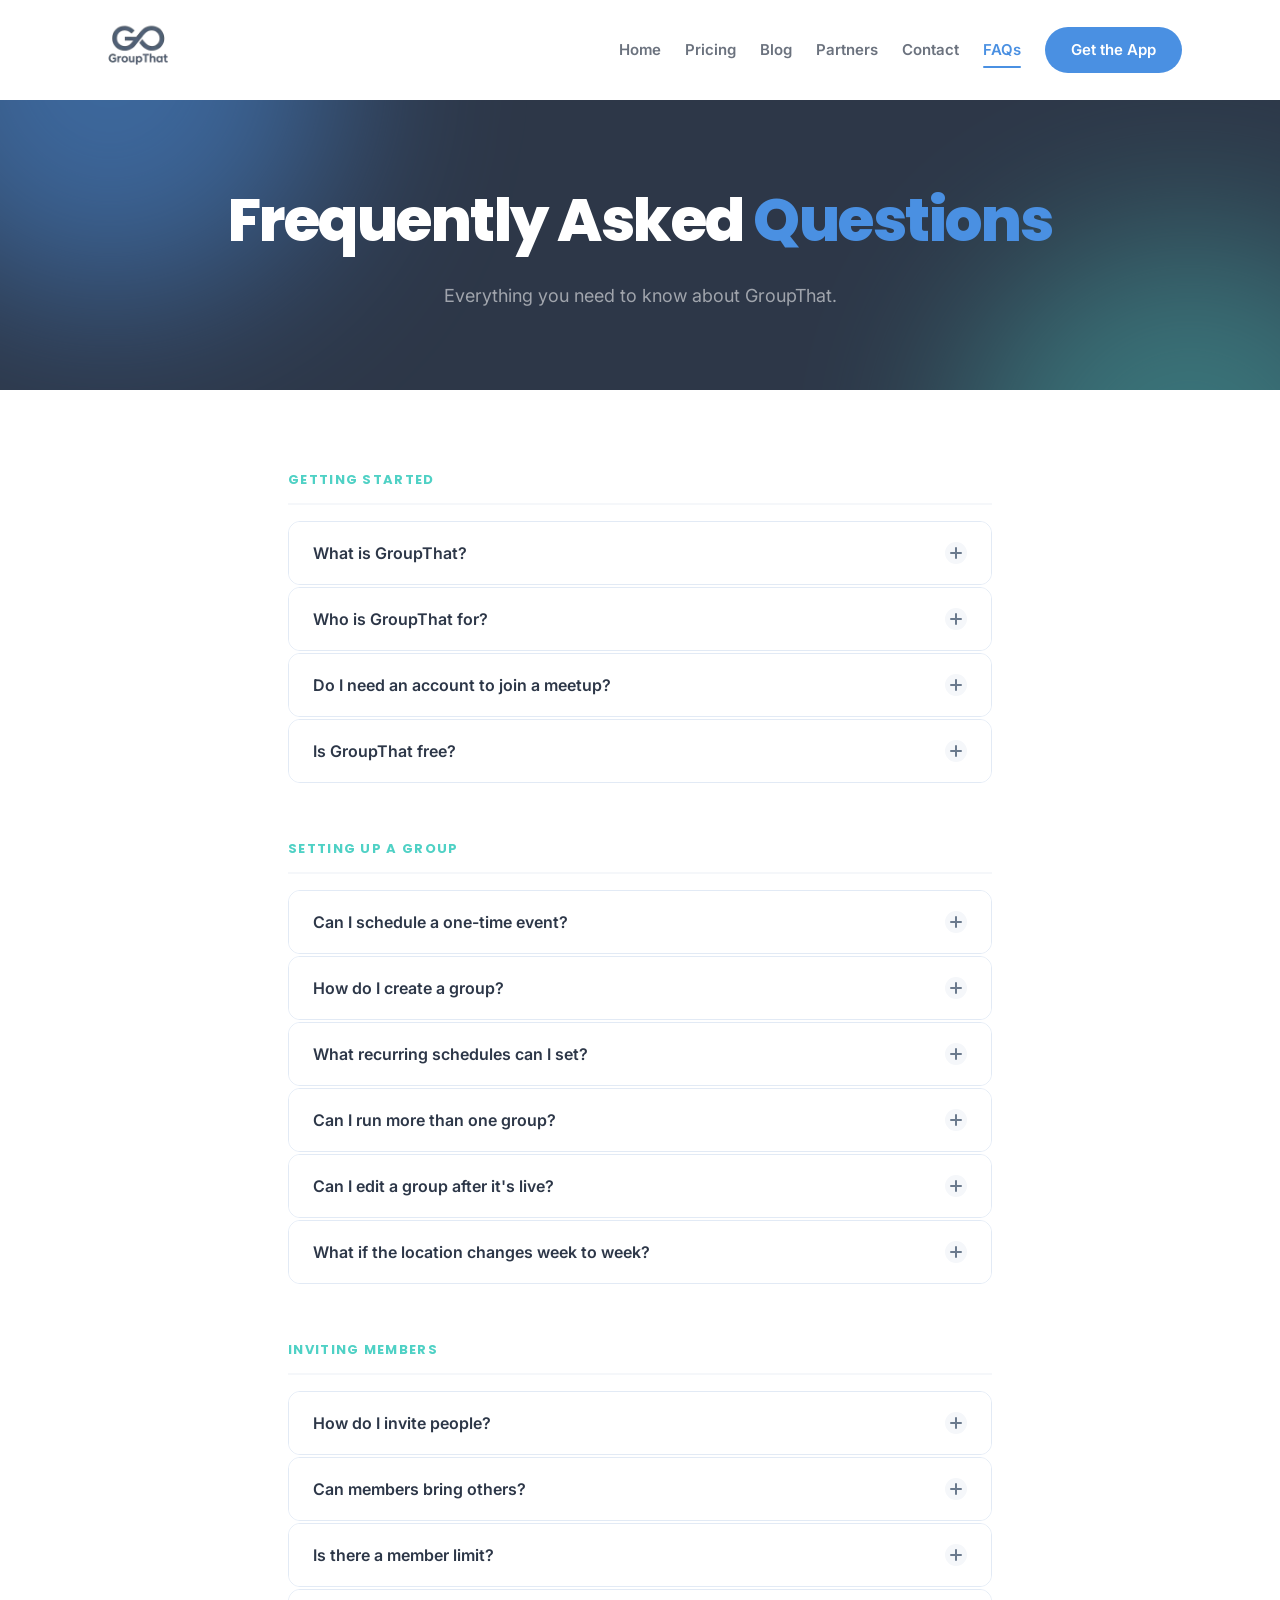
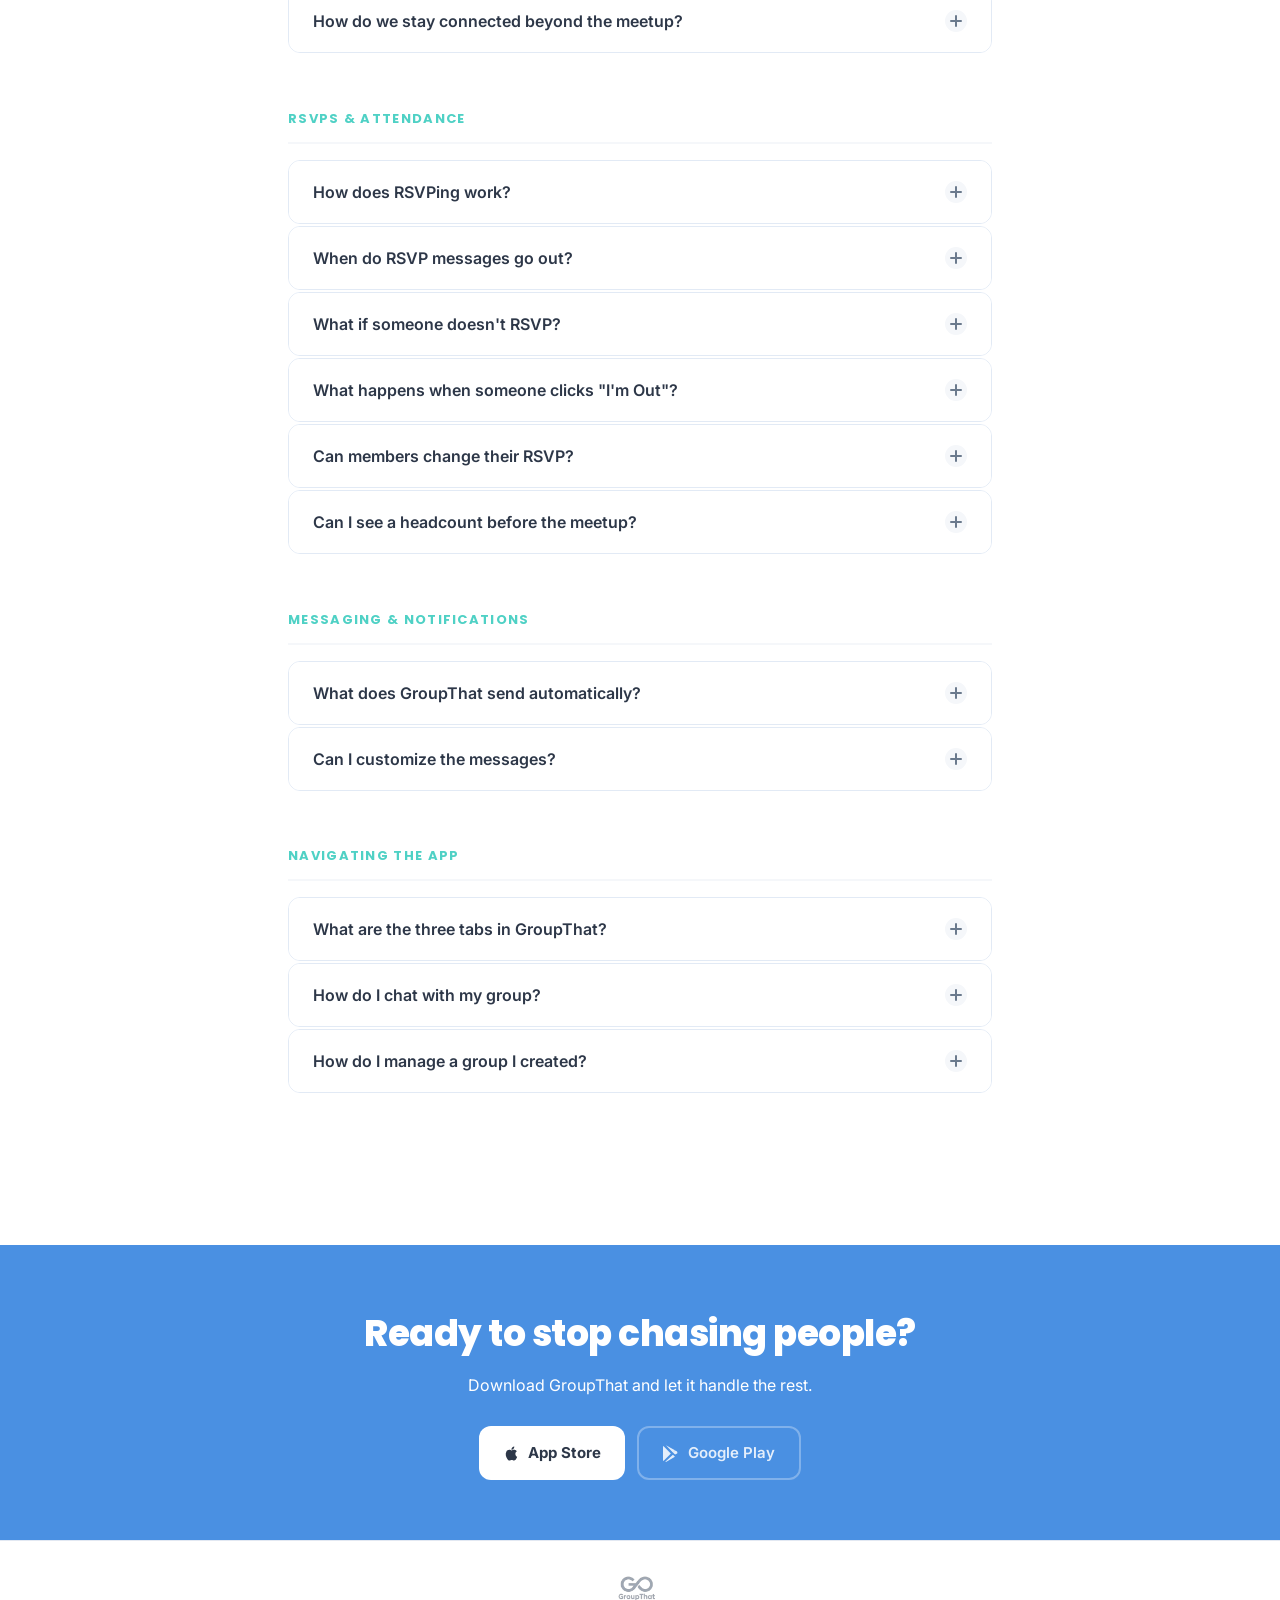
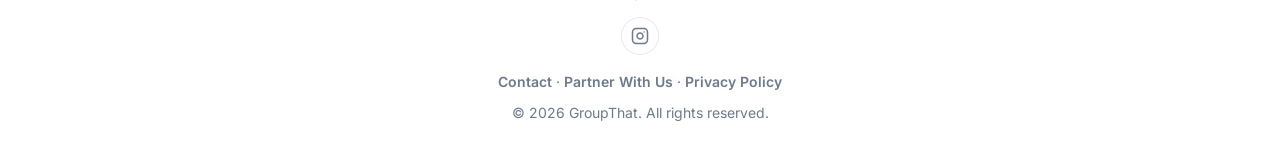
<file: faq.html>
<!DOCTYPE html>
<html lang="en">
<head>
  <meta charset="UTF-8">
  <link rel="icon" type="image/png" href="[data-uri]">
  <meta name="viewport" content="width=device-width, initial-scale=1.0">
  <title>GroupThat — FAQ</title>

  <!-- SEO -->
  <meta name="description" content="Answers to common questions about GroupThat — the app that organizes recurring meetups with automatic invites, RSVPs, and reminders, so you stop chasing people.">
  <link rel="canonical" href="https://groupthatapp.com/faq.html">
  <meta name="theme-color" content="#2D3748">

  <!-- Open Graph -->
  <meta property="og:type" content="website">
  <meta property="og:site_name" content="GroupThat">
  <meta property="og:title" content="GroupThat — Frequently Asked Questions">
  <meta property="og:description" content="Answers to common questions about GroupThat — automatic invites, RSVPs, and reminders for your recurring meetups.">
  <meta property="og:url" content="https://groupthatapp.com/faq.html">
  <meta property="og:image" content="https://groupthatapp.com/assets/og-image.jpg">
  <meta property="og:image:width" content="1200">
  <meta property="og:image:height" content="630">
  <meta property="og:image:alt" content="GroupThat — Stop Chasing People. GroupThat Handles It.">

  <!-- Twitter -->
  <meta name="twitter:card" content="summary_large_image">
  <meta name="twitter:title" content="GroupThat — Frequently Asked Questions">
  <meta name="twitter:description" content="Answers to common questions about GroupThat — automatic invites, RSVPs, and reminders for your recurring meetups.">
  <meta name="twitter:image" content="https://groupthatapp.com/assets/og-image.jpg">
  <meta name="twitter:image:alt" content="GroupThat — Stop Chasing People. GroupThat Handles It.">

  <style>
    @import url('https://fonts.googleapis.com/css2?family=Inter:wght@400;500;600;700;800;900&family=Poppins:wght@400;500;600;700;800;900&display=swap');

    *, *::before, *::after { box-sizing: border-box; margin: 0; padding: 0; }

    :root {
      --blue:    #4A90E2;
      --mint:    #4FD1C5;
      --coral:   #FF7A6E;
      --gray-lt: #F5F7FA;
      --charcoal:#2D3748;
      --white:   #ffffff;
      --gray-mid:#6B7A8D;
      --radius:  16px;
    }

    body {
      font-family: 'Inter', -apple-system, BlinkMacSystemFont, sans-serif;
      background: var(--white);
      color: var(--charcoal);
      line-height: 1.6;
    }

    /* ── NAV ── */
    nav {
      display: flex;
      align-items: center;
      justify-content: space-between;
      padding: 20px 48px;
      max-width: 1180px;
      margin: 0 auto;
    }
    nav img { height: 52px; }
    .nav-right { display: flex; align-items: center; gap: 24px; }
    .nav-link {
      font-family: 'Inter', sans-serif;
      font-size: 15px;
      font-weight: 600;
      color: var(--charcoal);
      text-decoration: none;
      opacity: 0.7;
      transition: opacity 0.15s;
      white-space: nowrap;
      flex-shrink: 0;
    }
    .nav-link:hover { opacity: 1; }
    .nav-link.active { color: var(--blue); opacity: 1; }
    .nav-cta {
      background: var(--blue);
      color: var(--white);
      padding: 11px 26px;
      border-radius: 50px;
      font-size: 15px;
      font-weight: 600;
      text-decoration: none;
      transition: background 0.2s, transform 0.15s;
      white-space: nowrap;
      flex-shrink: 0;
    }
    .nav-cta:hover { background: var(--charcoal); transform: translateY(-1px); }
    nav { position: relative; }
    .nav-links { display: flex; align-items: center; gap: 24px; }
    .nav-toggle { display: none; flex-direction: column; justify-content: center; gap: 5px; width: 42px; height: 42px; padding: 9px; background: none; border: 0; cursor: pointer; flex-shrink: 0; }
    .nav-toggle span { display: block; width: 100%; height: 2px; background: var(--charcoal); border-radius: 2px; transition: transform 0.2s, opacity 0.2s; }
    .nav-toggle.open span:nth-child(1) { transform: translateY(7px) rotate(45deg); }
    .nav-toggle.open span:nth-child(2) { opacity: 0; }
    .nav-toggle.open span:nth-child(3) { transform: translateY(-7px) rotate(-45deg); }

    /* ── PAGE HEADER ── */
    .page-header {
      background: var(--charcoal);
      color: var(--white);
      padding: 72px 48px 80px;
      text-align: center;
    }
    .page-header h1 {
      font-family: 'Poppins', sans-serif;
      font-size: clamp(36px, 5vw, 60px);
      font-weight: 800;
      letter-spacing: -1.5px;
      margin-bottom: 14px;
    }
    .page-header h1 span { color: var(--blue); }
    .page-header p {
      font-size: 18px;
      color: rgba(255,255,255,0.55);
      max-width: 480px;
      margin: 0 auto;
    }

    /* ── FAQ CONTENT ── */
    .faq-content {
      max-width: 800px;
      margin: 0 auto;
      padding: 80px 48px 96px;
    }

    /* ── SECTION GROUP ── */
    .faq-group {
      margin-bottom: 56px;
    }
    .faq-group-title {
      font-family: 'Poppins', sans-serif;
      font-size: 13px;
      font-weight: 700;
      letter-spacing: 0.1em;
      text-transform: uppercase;
      color: var(--mint);
      margin-bottom: 16px;
      padding-bottom: 12px;
      border-bottom: 2px solid var(--gray-lt);
    }

    /* ── ACCORDION ── */
    .accordion { display: flex; flex-direction: column; gap: 2px; }

    .accordion-item {
      border: 1px solid #e2eaf5;
      border-radius: 12px;
      overflow: hidden;
      transition: box-shadow 0.2s;
    }
    .accordion-item:hover { box-shadow: 0 4px 16px rgba(74,144,226,0.08); }
    .accordion-item.open { box-shadow: 0 4px 20px rgba(74,144,226,0.10); border-color: #c5d8f5; }

    .accordion-trigger {
      width: 100%;
      display: flex;
      align-items: center;
      justify-content: space-between;
      gap: 16px;
      padding: 20px 24px;
      background: var(--white);
      border: none;
      cursor: pointer;
      text-align: left;
      font-family: 'Inter', sans-serif;
      font-size: 16px;
      font-weight: 600;
      color: var(--charcoal);
      transition: background 0.15s;
    }
    .accordion-trigger:hover { background: var(--gray-lt); }
    .accordion-item.open .accordion-trigger { background: var(--gray-lt); color: var(--blue); }

    .accordion-icon {
      flex-shrink: 0;
      width: 22px;
      height: 22px;
      border-radius: 50%;
      background: var(--gray-lt);
      display: flex;
      align-items: center;
      justify-content: center;
      transition: background 0.2s, transform 0.25s;
    }
    .accordion-item.open .accordion-icon {
      background: var(--blue);
      transform: rotate(45deg);
    }
    .accordion-icon svg { display: block; }
    .accordion-item.open .accordion-icon svg { stroke: white; }
    .accordion-icon svg { stroke: var(--gray-mid); }

    .accordion-body {
      max-height: 0;
      overflow: hidden;
      transition: max-height 0.3s ease, padding 0.3s ease;
    }
    .accordion-body-inner {
      padding: 0 24px 20px;
      font-size: 15px;
      color: var(--gray-mid);
      line-height: 1.7;
      border-top: 1px solid #eef1f6;
    }
    .accordion-body-inner a { color: var(--blue); font-weight: 600; text-decoration: none; }
    .accordion-body-inner a:hover { text-decoration: underline; }
    .accordion-item.open .accordion-body { max-height: 600px; }

    /* ── CTA STRIP ── */
    .faq-cta {
      background: var(--blue);
      padding: 60px 48px;
      text-align: center;
      color: var(--white);
    }
    .faq-cta h2 {
      font-family: 'Poppins', sans-serif;
      font-size: clamp(22px, 3vw, 36px);
      font-weight: 800;
      letter-spacing: -0.5px;
      margin-bottom: 10px;
    }
    .faq-cta p { font-size: 16px; opacity: 0.8; margin-bottom: 28px; }
    .btn-row { display: flex; gap: 12px; justify-content: center; flex-wrap: wrap; }
    .btn-white {
      display: inline-flex; align-items: center; gap: 8px;
      background: var(--white); color: var(--charcoal);
      padding: 13px 24px; border-radius: 12px;
      font-size: 15px; font-weight: 700; text-decoration: none;
      transition: transform 0.15s, box-shadow 0.15s;
    }
    .btn-white:hover { transform: translateY(-2px); box-shadow: 0 8px 24px rgba(0,0,0,0.2); }
    .btn-ghost {
      display: inline-flex; align-items: center; gap: 8px;
      background: transparent; color: rgba(255,255,255,0.85);
      border: 2px solid rgba(255,255,255,0.3);
      padding: 13px 24px; border-radius: 12px;
      font-size: 15px; font-weight: 600; text-decoration: none;
      transition: border-color 0.15s, transform 0.15s;
    }
    .btn-ghost:hover { border-color: rgba(255,255,255,0.7); transform: translateY(-2px); }

    /* ── FOOTER ── */
    footer {
      border-top: 1px solid #e2e8f2;
      padding: 32px 48px;
      text-align: center;
      color: var(--gray-mid);
      font-size: 14px;
    }
    footer img { height: 32px; margin: 0 auto 12px; display: block; opacity: 0.55; }
    .footer-links { margin-bottom: 8px; }
    .footer-links a { color: var(--gray-mid); font-weight: 600; text-decoration: none; transition: color 0.15s; }
    .footer-links a:hover { color: var(--blue); }
    .footer-social {
      display: inline-flex; align-items: center; justify-content: center;
      width: 38px; height: 38px;
      border-radius: 50%;
      border: 1.5px solid #e2e8f2;
      color: var(--gray-mid);
      margin: 0 auto 16px;
      transition: color 0.15s, border-color 0.15s, transform 0.15s;
    }
    .footer-social:hover { color: var(--blue); border-color: var(--blue); transform: translateY(-2px); }

    /* ── MOBILE ── */
    @media (max-width: 768px) {
      nav { padding: 16px 20px; }
      nav img { height: 42px; }
      .nav-right { gap: 12px; }
      .nav-toggle { display: flex; }
      .nav-links {
        position: absolute; top: calc(100% + 10px); right: 20px;
        flex-direction: column; align-items: stretch; gap: 2px;
        background: var(--white); border-radius: 14px;
        box-shadow: 0 12px 32px rgba(0,0,0,0.14);
        padding: 8px; min-width: 180px; display: none; z-index: 200;
      }
      .nav-links.open { display: flex; }
      .nav-link { opacity: 1; padding: 12px 16px; border-radius: 8px; }
      .nav-link:hover { opacity: 1; background: rgba(0,0,0,0.05); }
      .page-header { padding: 56px 24px 64px; }
      .faq-content { padding: 56px 20px 72px; }
      .faq-cta { padding: 48px 20px; }
      footer { padding: 28px 20px; }
    }
    @media (prefers-reduced-motion: reduce) { * { transition: none !important; } }
  </style>
  <link rel="stylesheet" href="assets/motion.css">
  <script src="assets/motion.js"></script>
</head>
<body>

<!-- NAV -->
<nav>
  <a href="index.html"><img src="assets/logo.png" alt="GroupThat"></a>
  <div class="nav-right">
    <div class="nav-links" id="navMenu">
    <a href="index.html" class="nav-link">Home</a>
    <a href="pricing.html" class="nav-link">Pricing</a>
    <a href="blog/index.html" class="nav-link">Blog</a>
    <a href="partner.html" class="nav-link">Partners</a>
    <a href="contact.html" class="nav-link">Contact</a>
    <a href="faq.html" class="nav-link active">FAQs</a>
    </div>
    <a href="https://apps.apple.com/us/app/groupthat/id6756112941" class="nav-cta">Get the App</a>
    <button class="nav-toggle" aria-label="Menu" aria-expanded="false" aria-controls="navMenu">
      <span></span><span></span><span></span>
    </button>
  </div>
</nav>

<!-- PAGE HEADER -->
<div class="page-header">
  <h1>Frequently Asked <span>Questions</span></h1>
  <p>Everything you need to know about GroupThat.</p>
</div>

<!-- FAQ CONTENT -->
<div class="faq-content">

  <!-- Getting Started -->
  <div class="faq-group">
    <div class="faq-group-title">Getting Started</div>
    <div class="accordion">

      <div class="accordion-item">
        <button class="accordion-trigger">
          What is GroupThat?
          <div class="accordion-icon"><svg width="12" height="12" viewBox="0 0 12 12" fill="none" stroke-width="2" stroke-linecap="round"><line x1="6" y1="1" x2="6" y2="11"/><line x1="1" y1="6" x2="11" y2="6"/></svg></div>
        </button>
        <div class="accordion-body">
          <div class="accordion-body-inner">Set up your recurring group once, and GroupThat handles the rest — invites, RSVPs, reminders, and all the back-and-forth you'd rather not deal with.</div>
        </div>
      </div>

      <div class="accordion-item">
        <button class="accordion-trigger">
          Who is GroupThat for?
          <div class="accordion-icon"><svg width="12" height="12" viewBox="0 0 12 12" fill="none" stroke-width="2" stroke-linecap="round"><line x1="6" y1="1" x2="6" y2="11"/><line x1="1" y1="6" x2="11" y2="6"/></svg></div>
        </button>
        <div class="accordion-body">
          <div class="accordion-body-inner">If you're the one texting the group chat "who's in this week?" every single week — this is for you. Sports, game nights, book clubs, running crews, leadership meetups, you name it.</div>
        </div>
      </div>

      <div class="accordion-item">
        <button class="accordion-trigger">
          Do I need an account to join a meetup?
          <div class="accordion-icon"><svg width="12" height="12" viewBox="0 0 12 12" fill="none" stroke-width="2" stroke-linecap="round"><line x1="6" y1="1" x2="6" y2="11"/><line x1="1" y1="6" x2="11" y2="6"/></svg></div>
        </button>
        <div class="accordion-body">
          <div class="accordion-body-inner">Yes — everyone needs a GroupThat account, organizers and participants alike. The one exception: if someone already in a meetup taps the "+" next to their "I'm In" button to bring a guest, that guest can join without signing up.</div>
        </div>
      </div>

      <div class="accordion-item">
        <button class="accordion-trigger">
          Is GroupThat free?
          <div class="accordion-icon"><svg width="12" height="12" viewBox="0 0 12 12" fill="none" stroke-width="2" stroke-linecap="round"><line x1="6" y1="1" x2="6" y2="11"/><line x1="1" y1="6" x2="11" y2="6"/></svg></div>
        </button>
        <div class="accordion-body">
          <div class="accordion-body-inner">Yes. GroupThat is free and fully runs your group without any payment: recurring meetups, automatic invites, one-tap RSVPs, guests, live headcounts, reminders, group chat, and smart muting are all included. Participants never pay. Organizers who want to automate even more can upgrade to <strong>Premium</strong> ($4.99/month or $39.99/year) for advanced features like an automated waitlist, minimum headcount with auto-cancel, custom RSVP questions, meetup assignments, and attendance stats. See the <a href="pricing.html">pricing page</a> for the full comparison.</div>
        </div>
      </div>

    </div>
  </div>

  <!-- Setting Up a Group -->
  <div class="faq-group">
    <div class="faq-group-title">Setting Up a Group</div>
    <div class="accordion">

      <div class="accordion-item">
        <button class="accordion-trigger">
          Can I schedule a one-time event?
          <div class="accordion-icon"><svg width="12" height="12" viewBox="0 0 12 12" fill="none" stroke-width="2" stroke-linecap="round"><line x1="6" y1="1" x2="6" y2="11"/><line x1="1" y1="6" x2="11" y2="6"/></svg></div>
        </button>
        <div class="accordion-body">
          <div class="accordion-body-inner">Yes. Along with recurring meetups, you can schedule a one-time event. It gets the same automatic invites, one-tap RSVPs, and live headcount as any other meetup.</div>
        </div>
      </div>

      <div class="accordion-item">
        <button class="accordion-trigger">
          How do I create a group?
          <div class="accordion-icon"><svg width="12" height="12" viewBox="0 0 12 12" fill="none" stroke-width="2" stroke-linecap="round"><line x1="6" y1="1" x2="6" y2="11"/><line x1="1" y1="6" x2="11" y2="6"/></svg></div>
        </button>
        <div class="accordion-body">
          <div class="accordion-body-inner">Tap the "New Group" plus button, fill in the basics (name, location, time, frequency), add your members, and you're done. Seriously, that's it.</div>
        </div>
      </div>

      <div class="accordion-item">
        <button class="accordion-trigger">
          What recurring schedules can I set?
          <div class="accordion-icon"><svg width="12" height="12" viewBox="0 0 12 12" fill="none" stroke-width="2" stroke-linecap="round"><line x1="6" y1="1" x2="6" y2="11"/><line x1="1" y1="6" x2="11" y2="6"/></svg></div>
        </button>
        <div class="accordion-body">
          <div class="accordion-body-inner">Weekly, biweekly, monthly, or custom intervals — pick your day, set your time, and it just keeps going.</div>
        </div>
      </div>

      <div class="accordion-item">
        <button class="accordion-trigger">
          Can I run more than one group?
          <div class="accordion-icon"><svg width="12" height="12" viewBox="0 0 12 12" fill="none" stroke-width="2" stroke-linecap="round"><line x1="6" y1="1" x2="6" y2="11"/><line x1="1" y1="6" x2="11" y2="6"/></svg></div>
        </button>
        <div class="accordion-body">
          <div class="accordion-body-inner">Absolutely. Create as many as you need, each with its own member list, schedule, and settings.</div>
        </div>
      </div>

      <div class="accordion-item">
        <button class="accordion-trigger">
          Can I edit a group after it's live?
          <div class="accordion-icon"><svg width="12" height="12" viewBox="0 0 12 12" fill="none" stroke-width="2" stroke-linecap="round"><line x1="6" y1="1" x2="6" y2="11"/><line x1="1" y1="6" x2="11" y2="6"/></svg></div>
        </button>
        <div class="accordion-body">
          <div class="accordion-body-inner">Anytime. Change the time, location, or member list, and choose to update just the next occurrence or all future meetups.</div>
        </div>
      </div>

      <div class="accordion-item">
        <button class="accordion-trigger">
          What if the location changes week to week?
          <div class="accordion-icon"><svg width="12" height="12" viewBox="0 0 12 12" fill="none" stroke-width="2" stroke-linecap="round"><line x1="6" y1="1" x2="6" y2="11"/><line x1="1" y1="6" x2="11" y2="6"/></svg></div>
        </button>
        <div class="accordion-body">
          <div class="accordion-body-inner">Update it for that specific occurrence — your default stays untouched, and members get notified automatically.</div>
        </div>
      </div>

    </div>
  </div>

  <!-- Inviting Members -->
  <div class="faq-group">
    <div class="faq-group-title">Inviting Members</div>
    <div class="accordion">

      <div class="accordion-item">
        <button class="accordion-trigger">
          How do I invite people?
          <div class="accordion-icon"><svg width="12" height="12" viewBox="0 0 12 12" fill="none" stroke-width="2" stroke-linecap="round"><line x1="6" y1="1" x2="6" y2="11"/><line x1="1" y1="6" x2="11" y2="6"/></svg></div>
        </button>
        <div class="accordion-body">
          <div class="accordion-body-inner">Add members by phone number or email when setting up your group. They'll get an invite right away — no chasing required.</div>
        </div>
      </div>

      <div class="accordion-item">
        <button class="accordion-trigger">
          Can members bring others?
          <div class="accordion-icon"><svg width="12" height="12" viewBox="0 0 12 12" fill="none" stroke-width="2" stroke-linecap="round"><line x1="6" y1="1" x2="6" y2="11"/><line x1="1" y1="6" x2="11" y2="6"/></svg></div>
        </button>
        <div class="accordion-body">
          <div class="accordion-body-inner">Your call. Enable a shareable link so members can bring friends, or keep it invite-only.</div>
        </div>
      </div>

      <div class="accordion-item">
        <button class="accordion-trigger">
          Is there a member limit?
          <div class="accordion-icon"><svg width="12" height="12" viewBox="0 0 12 12" fill="none" stroke-width="2" stroke-linecap="round"><line x1="6" y1="1" x2="6" y2="11"/><line x1="1" y1="6" x2="11" y2="6"/></svg></div>
        </button>
        <div class="accordion-body">
          <div class="accordion-body-inner">Nope — there's no member limit. Add as many members and guests to your groups as you like.</div>
        </div>
      </div>

      <div class="accordion-item">
        <button class="accordion-trigger">
          How do we stay connected beyond the meetup?
          <div class="accordion-icon"><svg width="12" height="12" viewBox="0 0 12 12" fill="none" stroke-width="2" stroke-linecap="round"><line x1="6" y1="1" x2="6" y2="11"/><line x1="1" y1="6" x2="11" y2="6"/></svg></div>
        </button>
        <div class="accordion-body">
          <div class="accordion-body-inner">Each group has a dedicated chat where all members can post information, pictures, and pre/post meetup conversation and banter.</div>
        </div>
      </div>

    </div>
  </div>

  <!-- RSVPs & Attendance -->
  <div class="faq-group">
    <div class="faq-group-title">RSVPs &amp; Attendance</div>
    <div class="accordion">

      <div class="accordion-item">
        <button class="accordion-trigger">
          How does RSVPing work?
          <div class="accordion-icon"><svg width="12" height="12" viewBox="0 0 12 12" fill="none" stroke-width="2" stroke-linecap="round"><line x1="6" y1="1" x2="6" y2="11"/><line x1="1" y1="6" x2="11" y2="6"/></svg></div>
        </button>
        <div class="accordion-body">
          <div class="accordion-body-inner">Before each meetup, GroupThat automatically messages everyone asking if they're in or out. Members respond directly — quick and painless.</div>
        </div>
      </div>

      <div class="accordion-item">
        <button class="accordion-trigger">
          When do RSVP messages go out?
          <div class="accordion-icon"><svg width="12" height="12" viewBox="0 0 12 12" fill="none" stroke-width="2" stroke-linecap="round"><line x1="6" y1="1" x2="6" y2="11"/><line x1="1" y1="6" x2="11" y2="6"/></svg></div>
        </button>
        <div class="accordion-body">
          <div class="accordion-body-inner">You set the timing. Send the first nudge a few days out, and add a follow-up for anyone who hasn't responded yet.</div>
        </div>
      </div>

      <div class="accordion-item">
        <button class="accordion-trigger">
          What if someone doesn't RSVP?
          <div class="accordion-icon"><svg width="12" height="12" viewBox="0 0 12 12" fill="none" stroke-width="2" stroke-linecap="round"><line x1="6" y1="1" x2="6" y2="11"/><line x1="1" y1="6" x2="11" y2="6"/></svg></div>
        </button>
        <div class="accordion-body">
          <div class="accordion-body-inner">Send them an automatic follow-up, or set a deadline after which they're marked "out." You decide what fits your group.</div>
        </div>
      </div>

      <div class="accordion-item">
        <button class="accordion-trigger">
          What happens when someone clicks "I'm Out"?
          <div class="accordion-icon"><svg width="12" height="12" viewBox="0 0 12 12" fill="none" stroke-width="2" stroke-linecap="round"><line x1="6" y1="1" x2="6" y2="11"/><line x1="1" y1="6" x2="11" y2="6"/></svg></div>
        </button>
        <div class="accordion-body">
          <div class="accordion-body-inner">They're automatically muted from meetup messages until the next cycle — no noise, no guilt.</div>
        </div>
      </div>

      <div class="accordion-item">
        <button class="accordion-trigger">
          Can members change their RSVP?
          <div class="accordion-icon"><svg width="12" height="12" viewBox="0 0 12 12" fill="none" stroke-width="2" stroke-linecap="round"><line x1="6" y1="1" x2="6" y2="11"/><line x1="1" y1="6" x2="11" y2="6"/></svg></div>
        </button>
        <div class="accordion-body">
          <div class="accordion-body-inner">Yes, right up until the meetup. You'll see the update in real time on your dashboard.</div>
        </div>
      </div>

      <div class="accordion-item">
        <button class="accordion-trigger">
          Can I see a headcount before the meetup?
          <div class="accordion-icon"><svg width="12" height="12" viewBox="0 0 12 12" fill="none" stroke-width="2" stroke-linecap="round"><line x1="6" y1="1" x2="6" y2="11"/><line x1="1" y1="6" x2="11" y2="6"/></svg></div>
        </button>
        <div class="accordion-body">
          <div class="accordion-body-inner">Yep — your dashboard shows exactly who's in, who's out, and who's still ghosting you.</div>
        </div>
      </div>

    </div>
  </div>

  <!-- Messaging & Notifications -->
  <div class="faq-group">
    <div class="faq-group-title">Messaging &amp; Notifications</div>
    <div class="accordion">

      <div class="accordion-item">
        <button class="accordion-trigger">
          What does GroupThat send automatically?
          <div class="accordion-icon"><svg width="12" height="12" viewBox="0 0 12 12" fill="none" stroke-width="2" stroke-linecap="round"><line x1="6" y1="1" x2="6" y2="11"/><line x1="1" y1="6" x2="11" y2="6"/></svg></div>
        </button>
        <div class="accordion-body">
          <div class="accordion-body-inner">Invites, RSVP requests, reminders, change alerts, and post-meetup wrap-ups. You control which ones fire and when.</div>
        </div>
      </div>

      <div class="accordion-item">
        <button class="accordion-trigger">
          Can I customize the messages?
          <div class="accordion-icon"><svg width="12" height="12" viewBox="0 0 12 12" fill="none" stroke-width="2" stroke-linecap="round"><line x1="6" y1="1" x2="6" y2="11"/><line x1="1" y1="6" x2="11" y2="6"/></svg></div>
        </button>
        <div class="accordion-body">
          <div class="accordion-body-inner">Yes. Edit the default templates to sound like you — casual, formal, or somewhere in between.</div>
        </div>
      </div>

    </div>
  </div>

  <!-- Navigating the App -->
  <div class="faq-group">
    <div class="faq-group-title">Navigating the App</div>
    <div class="accordion">

      <div class="accordion-item">
        <button class="accordion-trigger">
          What are the three tabs in GroupThat?
          <div class="accordion-icon"><svg width="12" height="12" viewBox="0 0 12 12" fill="none" stroke-width="2" stroke-linecap="round"><line x1="6" y1="1" x2="6" y2="11"/><line x1="1" y1="6" x2="11" y2="6"/></svg></div>
        </button>
        <div class="accordion-body">
          <div class="accordion-body-inner">Simple and clean — just three pages: <strong>Home</strong> — all your upcoming meetup invitations in one place. <strong>Groups</strong> — every group you're part of, with access to each group's chat and settings. <strong>Profile</strong> — add your photo and keep your personal info up to date.</div>
        </div>
      </div>

      <div class="accordion-item">
        <button class="accordion-trigger">
          How do I chat with my group?
          <div class="accordion-icon"><svg width="12" height="12" viewBox="0 0 12 12" fill="none" stroke-width="2" stroke-linecap="round"><line x1="6" y1="1" x2="6" y2="11"/><line x1="1" y1="6" x2="11" y2="6"/></svg></div>
        </button>
        <div class="accordion-body">
          <div class="accordion-body-inner">Head to the "Groups" tab, find your group, and tap into the chat. Each group has its own conversation separate from the RSVP flow.</div>
        </div>
      </div>

      <div class="accordion-item">
        <button class="accordion-trigger">
          How do I manage a group I created?
          <div class="accordion-icon"><svg width="12" height="12" viewBox="0 0 12 12" fill="none" stroke-width="2" stroke-linecap="round"><line x1="6" y1="1" x2="6" y2="11"/><line x1="1" y1="6" x2="11" y2="6"/></svg></div>
        </button>
        <div class="accordion-body">
          <div class="accordion-body-inner">From the Groups tab, tap the group you administer — you'll see options to edit details, manage members, and adjust the meetup schedule.</div>
        </div>
      </div>

    </div>
  </div>

</div><!-- /faq-content -->

<!-- CTA STRIP -->
<div class="faq-cta">
  <h2>Ready to stop chasing people?</h2>
  <p>Download GroupThat and let it handle the rest.</p>
  <div class="btn-row">
    <a href="https://apps.apple.com/us/app/groupthat/id6756112941" class="btn-white">
      <svg width="17" height="17" viewBox="0 0 24 24" fill="currentColor"><path d="M18.71 19.5c-.83 1.24-1.71 2.45-3.05 2.47-1.34.03-1.77-.79-3.29-.79-1.53 0-2 .77-3.27.82-1.31.05-2.3-1.32-3.14-2.53C4.25 17 2.94 12.45 4.7 9.39c.87-1.52 2.43-2.48 4.12-2.51 1.28-.02 2.5.87 3.29.87.78 0 2.26-1.07 3.8-.91.65.03 2.47.26 3.64 1.98-.09.06-2.17 1.28-2.15 3.81.03 3.02 2.65 4.03 2.68 4.04-.03.07-.42 1.44-1.38 2.83M13 3.5c.73-.83 1.94-1.46 2.94-1.5.13 1.17-.34 2.35-1.04 3.19-.69.85-1.83 1.51-2.95 1.42-.15-1.15.41-2.35 1.05-3.11z"/></svg>
      App Store
    </a>
    <a href="https://play.google.com/store/apps/details?id=com.dallinhull.groupthat&pli=1" class="btn-ghost">
      <svg width="17" height="17" viewBox="0 0 24 24" fill="currentColor"><path d="M3.18 23.76c.3.17.64.24.99.2l12.71-7.34-2.89-2.89L3.18 23.76zM.47 1.31C.17 1.63 0 2.12 0 2.74v18.51c0 .62.17 1.11.48 1.43l.08.07 10.37-10.37v-.24L.55 1.24l-.08.07zm19.44 7.97L17 7.65 14.07 10.6l2.93 2.93 2.93-1.64c.83-.47.83-1.24-.02-1.61zM4.17.24L16.88 7.58l-2.89 2.89L4.17.24z"/></svg>
      Google Play
    </a>
  </div>
</div>

<footer>
  <img src="assets/logo.png" alt="GroupThat">
  <a class="footer-social" href="https://www.instagram.com/groupthatapp" target="_blank" rel="noopener" aria-label="GroupThat on Instagram">
    <svg width="18" height="18" viewBox="0 0 24 24" fill="none" stroke="currentColor" stroke-width="2" stroke-linecap="round" stroke-linejoin="round"><rect x="2" y="2" width="20" height="20" rx="5"/><path d="M16 11.37A4 4 0 1 1 12.63 8 4 4 0 0 1 16 11.37z"/><line x1="17.5" y1="6.5" x2="17.51" y2="6.5"/></svg>
  </a>
  <div class="footer-links"><a href="contact.html">Contact</a> &middot; <a href="partner.html">Partner With Us</a> &middot; <a href="/privacy-policy/">Privacy Policy</a></div>
  <p>&copy; 2026 GroupThat. All rights reserved.</p>
</footer>

<script>
  document.querySelectorAll('.accordion-trigger').forEach(btn => {
    btn.addEventListener('click', () => {
      const item = btn.closest('.accordion-item');
      const isOpen = item.classList.contains('open');
      // Close all in the same accordion
      item.closest('.accordion').querySelectorAll('.accordion-item').forEach(i => i.classList.remove('open'));
      if (!isOpen) item.classList.add('open');
    });
  });
</script>

<script>
  document.querySelectorAll('.nav-toggle').forEach(function (btn) {
    var menu = btn.parentElement.querySelector('.nav-links');
    if (!menu) return;
    btn.addEventListener('click', function () {
      var open = menu.classList.toggle('open');
      btn.classList.toggle('open', open);
      btn.setAttribute('aria-expanded', String(open));
    });
    document.addEventListener('click', function (e) {
      if (!btn.parentElement.contains(e.target)) {
        menu.classList.remove('open');
        btn.classList.remove('open');
        btn.setAttribute('aria-expanded', 'false');
      }
    });
  });
</script>
</body>
</html>
</file>
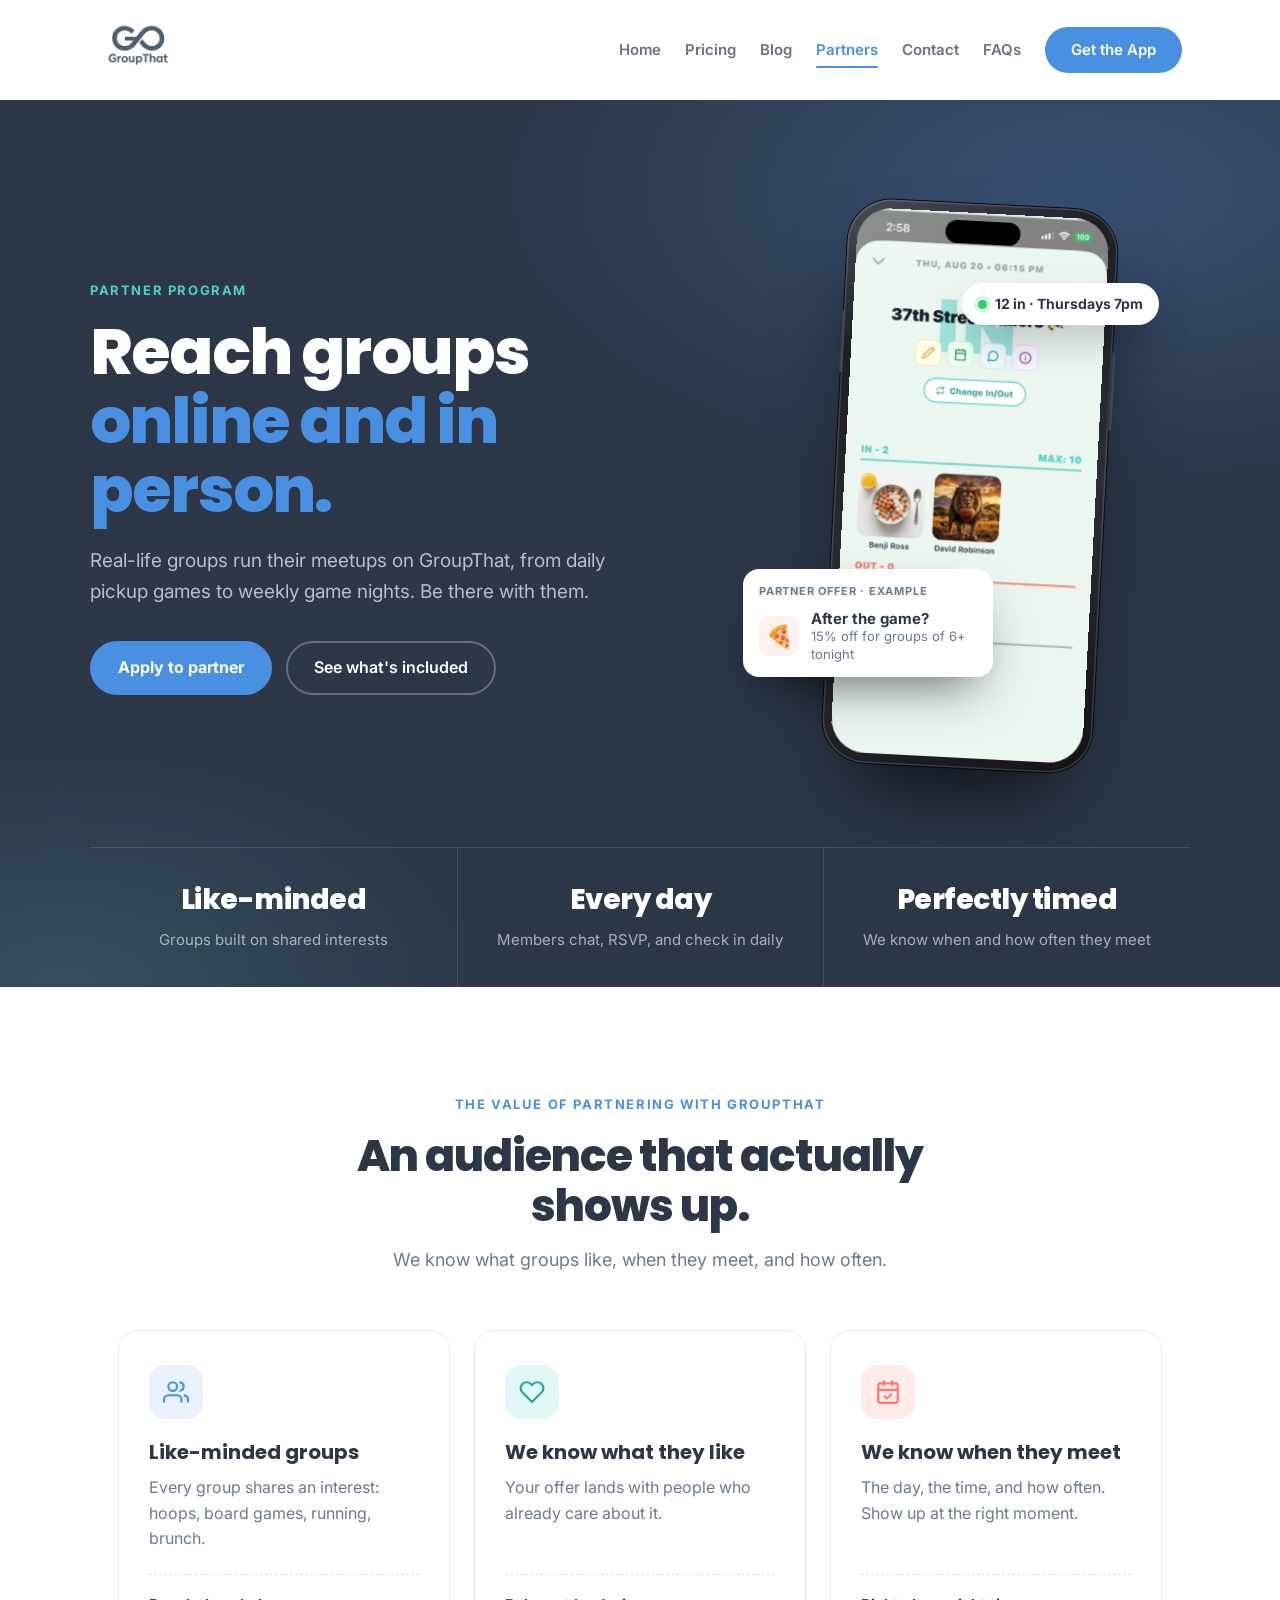
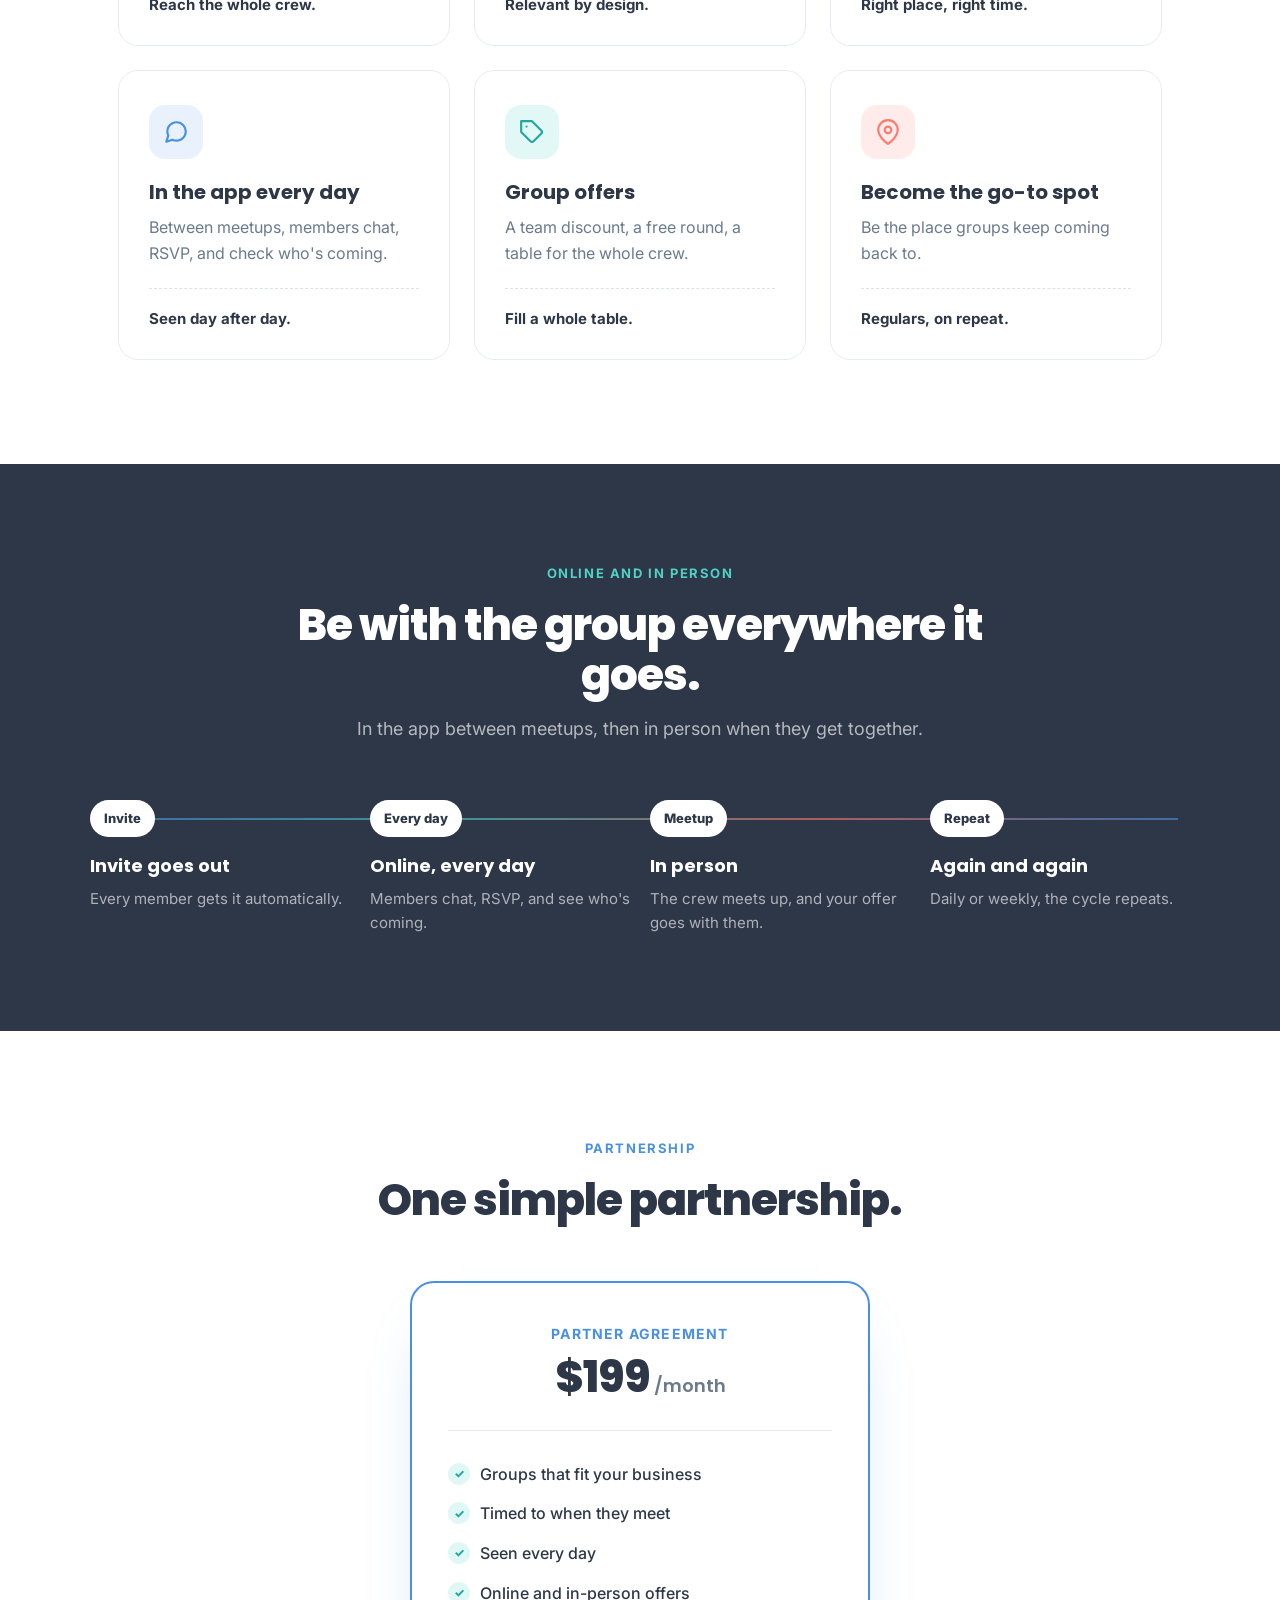
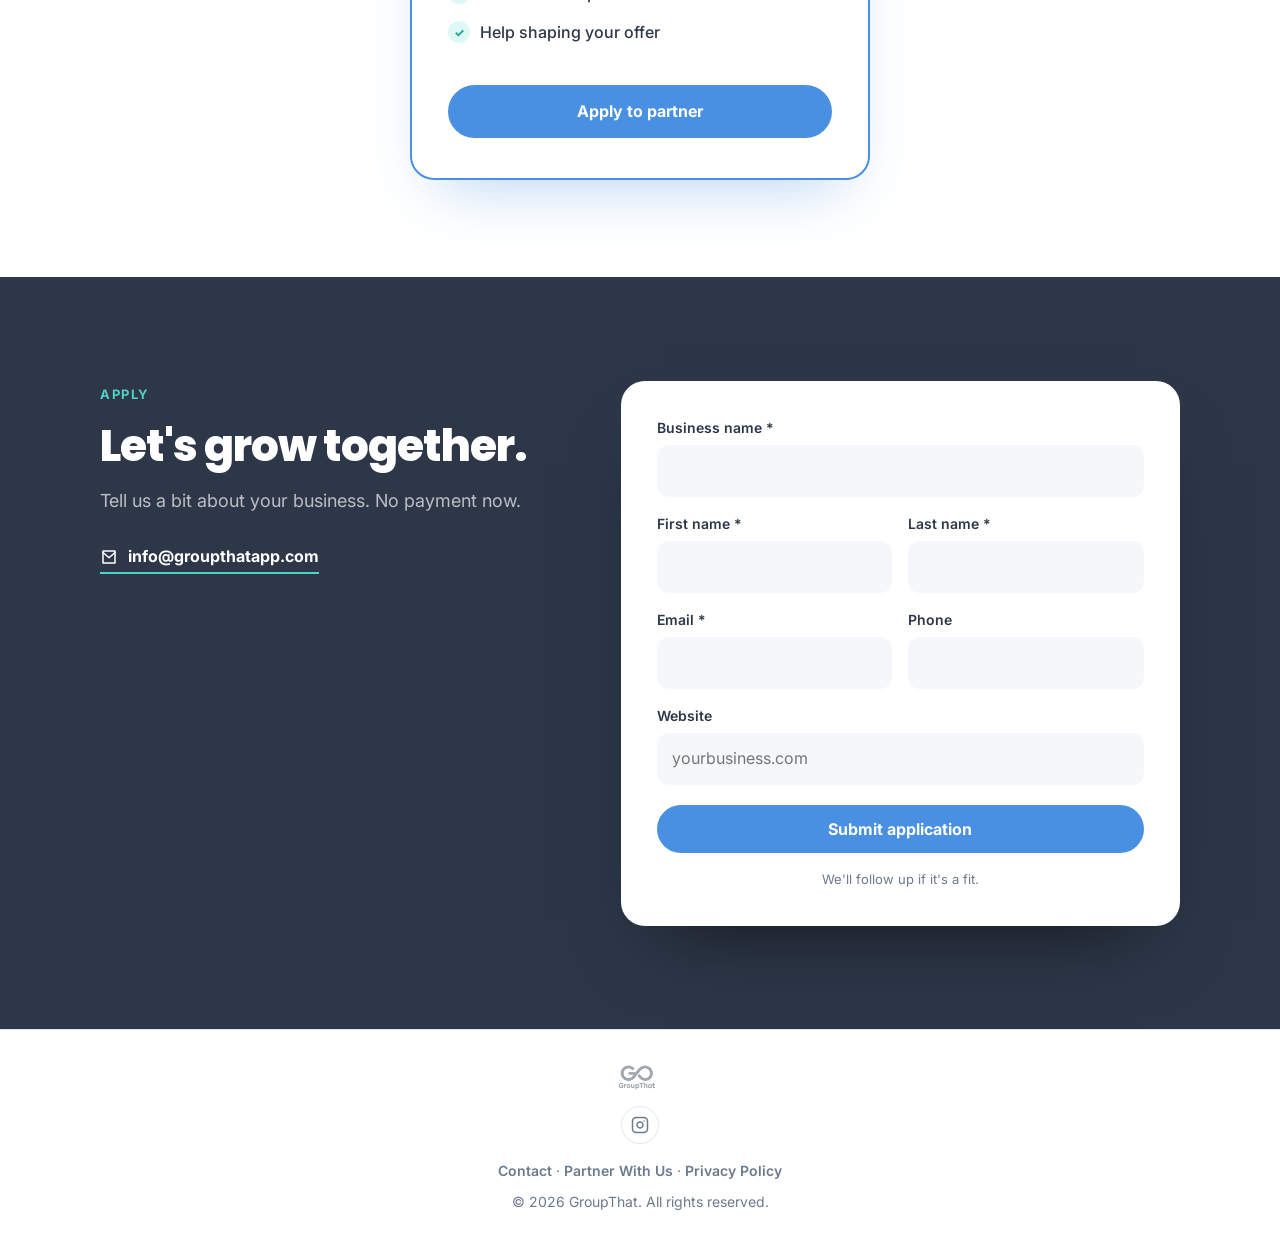
<file: partner.html>
<!DOCTYPE html>
<html lang="en">
<head>
  <meta charset="UTF-8">
  <link rel="icon" type="image/png" href="[data-uri]">
  <meta name="viewport" content="width=device-width, initial-scale=1.0">
  <title>GroupThat — Partner Program</title>

  <!-- SEO -->
  <meta name="description" content="Partner with GroupThat: reach like-minded groups online and in person. We know what they like, when they meet, and how often.">
  <link rel="canonical" href="https://groupthatapp.com/partner.html">
  <meta name="theme-color" content="#2D3748">

  <!-- Open Graph -->
  <meta property="og:type" content="website">
  <meta property="og:site_name" content="GroupThat">
  <meta property="og:title" content="GroupThat — Partner Program">
  <meta property="og:description" content="Partner with GroupThat: reach like-minded groups online and in person. We know what they like, when they meet, and how often.">
  <meta property="og:url" content="https://groupthatapp.com/partner.html">
  <meta property="og:image" content="https://groupthatapp.com/assets/og-image.jpg">
  <meta property="og:image:width" content="1200">
  <meta property="og:image:height" content="630">
  <meta property="og:image:alt" content="GroupThat — Stop Chasing People. GroupThat Handles It.">

  <!-- Twitter -->
  <meta name="twitter:card" content="summary_large_image">
  <meta name="twitter:title" content="GroupThat — Partner Program">
  <meta name="twitter:description" content="Partner with GroupThat: reach like-minded groups online and in person. We know what they like, when they meet, and how often.">
  <meta name="twitter:image" content="https://groupthatapp.com/assets/og-image.jpg">
  <meta name="twitter:image:alt" content="GroupThat — Stop Chasing People. GroupThat Handles It.">

  <style>
    @import url('https://fonts.googleapis.com/css2?family=Inter:wght@400;500;600;700;800;900&family=Poppins:wght@400;500;600;700;800;900&display=swap');

    *, *::before, *::after { box-sizing: border-box; margin: 0; padding: 0; }

    :root {
      --blue:    #4A90E2;
      --mint:    #4FD1C5;
      --coral:   #FF7A6E;
      --gray-lt: #F5F7FA;
      --charcoal:#2D3748;
      --white:   #ffffff;
      --gray-mid:#6B7A8D;
      --radius:  16px;
    }

    body {
      font-family: 'Inter', -apple-system, BlinkMacSystemFont, sans-serif;
      background: var(--white);
      color: var(--charcoal);
      line-height: 1.6;
    }

    /* ── NAV ── */
    nav {
      display: flex;
      align-items: center;
      justify-content: space-between;
      padding: 20px 48px;
      max-width: 1180px;
      margin: 0 auto;
    }
    nav img { height: 52px; }
    .nav-right { display: flex; align-items: center; gap: 24px; }
    .nav-link {
      font-family: 'Inter', sans-serif;
      font-size: 15px;
      font-weight: 600;
      color: var(--charcoal);
      text-decoration: none;
      opacity: 0.7;
      transition: opacity 0.15s;
      white-space: nowrap;
      flex-shrink: 0;
    }
    .nav-link:hover { opacity: 1; }
    .nav-link.active { color: var(--blue); opacity: 1; }
    .nav-cta {
      background: var(--blue);
      color: var(--white);
      padding: 11px 26px;
      border-radius: 50px;
      font-size: 15px;
      font-weight: 600;
      text-decoration: none;
      transition: background 0.2s, transform 0.15s;
      white-space: nowrap;
      flex-shrink: 0;
    }
    .nav-cta:hover { background: var(--charcoal); transform: translateY(-1px); }
    nav { position: relative; }
    .nav-links { display: flex; align-items: center; gap: 24px; }
    .nav-toggle { display: none; flex-direction: column; justify-content: center; gap: 5px; width: 42px; height: 42px; padding: 9px; background: none; border: 0; cursor: pointer; flex-shrink: 0; }
    .nav-toggle span { display: block; width: 100%; height: 2px; background: var(--charcoal); border-radius: 2px; transition: transform 0.2s, opacity 0.2s; }
    .nav-toggle.open span:nth-child(1) { transform: translateY(7px) rotate(45deg); }
    .nav-toggle.open span:nth-child(2) { opacity: 0; }
    .nav-toggle.open span:nth-child(3) { transform: translateY(-7px) rotate(-45deg); }

    /* ── PARTNER PAGE ── */
    .eyebrow {
      display: inline-block;
      font-size: 13px; font-weight: 700;
      letter-spacing: 1.6px; text-transform: uppercase;
      color: var(--mint);
      margin-bottom: 16px;
    }
    .eyebrow-dark { color: var(--blue); }
    .btn-primary {
      display: inline-flex; align-items: center; justify-content: center; gap: 10px;
      background: var(--blue); color: var(--white);
      padding: 14px 28px; border-radius: 50px; border: 0; cursor: pointer;
      font-family: inherit; font-size: 16px; font-weight: 700; text-decoration: none;
      transition: background 0.2s, transform 0.15s, box-shadow 0.2s;
    }
    .btn-primary:hover { background: #3a7bc8; transform: translateY(-2px); box-shadow: 0 10px 28px -8px rgba(74,144,226,0.6); }
    .btn-outline {
      display: inline-flex; align-items: center;
      color: var(--white);
      border: 2px solid rgba(255,255,255,0.28);
      padding: 12px 26px; border-radius: 50px;
      font-size: 16px; font-weight: 600; text-decoration: none;
      transition: border-color 0.15s, transform 0.15s;
    }
    .btn-outline:hover { border-color: rgba(255,255,255,0.75); transform: translateY(-2px); }

    /* Hero */
    .p-hero {
      background: radial-gradient(1000px 500px at 85% 10%, rgba(74,144,226,0.28), transparent 60%),
                  radial-gradient(700px 400px at 5% 100%, rgba(79,209,197,0.16), transparent 60%),
                  var(--charcoal);
      color: var(--white);
      padding: 104px 48px 0;
      overflow: hidden;
    }
    .p-hero-inner {
      max-width: 1100px; margin: 0 auto;
      display: grid; grid-template-columns: 1.15fr 0.85fr;
      gap: 64px; align-items: center;
    }
    .p-hero h1 {
      font-family: 'Poppins', sans-serif;
      font-size: clamp(38px, 5.2vw, 64px);
      font-weight: 800; line-height: 1.08;
      letter-spacing: -1.8px; margin-bottom: 22px;
    }
    .p-hero h1 span { color: var(--blue); }
    .p-hero-sub { font-size: 19px; color: rgba(255,255,255,0.68); max-width: 540px; margin-bottom: 34px; }
    .p-hero-ctas { display: flex; gap: 14px; flex-wrap: wrap; }
    .p-hero-visual { position: relative; width: 100%; max-width: 270px; margin: 0 auto; }
    .p-hero-visual .iphone { transform: rotate(3deg); box-shadow: 0 50px 90px -30px rgba(0,0,0,0.7), 0 0 0 1px #0b0c0f, inset 0 0 0 1.5px rgba(255,255,255,0.14); }
    .sponsor-chip {
      position: absolute; left: -92px; bottom: 16%;
      width: 250px;
      background: var(--white); color: var(--charcoal);
      border-radius: 16px; padding: 14px 16px;
      box-shadow: 0 24px 50px -16px rgba(0,0,0,0.55);
      animation: floaty 6s ease-in-out infinite;
    }
    .sponsor-tag { font-size: 11px; font-weight: 700; letter-spacing: 0.8px; text-transform: uppercase; color: var(--gray-mid); margin-bottom: 8px; }
    .sponsor-row { display: flex; gap: 12px; align-items: center; }
    .sponsor-logo { width: 40px; height: 40px; border-radius: 10px; background: #FFF1EF; display: flex; align-items: center; justify-content: center; font-size: 22px; flex-shrink: 0; }
    .sponsor-title { font-weight: 700; font-size: 15px; line-height: 1.3; }
    .sponsor-text { font-size: 13px; color: var(--gray-mid); line-height: 1.35; }
    .signal-chip {
      position: absolute; right: -54px; top: 14%;
      display: inline-flex; align-items: center; gap: 8px;
      background: var(--white); color: var(--charcoal);
      padding: 10px 16px; border-radius: 50px;
      font-size: 14px; font-weight: 700; white-space: nowrap;
      box-shadow: 0 18px 40px -14px rgba(0,0,0,0.55);
      animation: floaty 6s ease-in-out -3s infinite;
    }
    .signal-chip .dot { width: 9px; height: 9px; border-radius: 50%; background: #2ECC71; box-shadow: 0 0 0 4px rgba(46,204,113,0.2); }
    @keyframes floaty { 0%,100% { transform: translateY(0); } 50% { transform: translateY(-10px); } }

    .stat-strip {
      max-width: 1100px; margin: 80px auto 0;
      display: grid; grid-template-columns: repeat(3, 1fr);
      border-top: 1px solid rgba(255,255,255,0.12);
    }
    .stat { padding: 30px 24px 34px; text-align: center; }
    .stat + .stat { border-left: 1px solid rgba(255,255,255,0.12); }
    .stat strong { display: block; font-family: 'Poppins', sans-serif; font-size: clamp(20px, 2.4vw, 28px); font-weight: 800; letter-spacing: -0.5px; margin-bottom: 4px; }
    .stat span { font-size: 15px; color: rgba(255,255,255,0.6); }

    /* iPhone frame (same as homepage) */
    .iphone {
      position: relative; width: 100%; padding: 3.4%;
      border-radius: 16.5% / 7.6%;
      background: linear-gradient(150deg, #4a4f58 0%, #1d1f24 22%, #2b2e35 60%, #121317 100%);
    }
    .iphone::before, .iphone::after { content: ''; position: absolute; width: 1.3%; background: linear-gradient(90deg, #2b2e35, #4a4f58); border-radius: 2px; }
    .iphone::before { left: -1.1%; top: 20%; height: 11%; }
    .iphone::after  { right: -1.1%; top: 25%; height: 14%; }
    .iphone-screen { position: relative; overflow: hidden; border-radius: 13.6% / 6.3%; aspect-ratio: 600 / 1300; background: #000; transform: translateZ(0); }
    .iphone-screen img { width: 100%; height: 100%; display: block; object-fit: cover; }
    .iphone-screen::before { content: ''; position: absolute; top: 1.5%; left: 50%; width: 30%; aspect-ratio: 126 / 37; transform: translateX(-50%); background: #000; border-radius: 999px; z-index: 2; }
    .iphone-screen::after { content: ''; position: absolute; inset: 0; background: linear-gradient(115deg, rgba(255,255,255,0.10) 0%, rgba(255,255,255,0) 32%); pointer-events: none; z-index: 1; }

    /* Section heads */
    .section-head { max-width: 700px; margin: 0 auto 56px; text-align: center; }
    .section-head h2 {
      font-family: 'Poppins', sans-serif;
      font-size: clamp(30px, 4vw, 44px);
      font-weight: 800; letter-spacing: -1px; line-height: 1.15;
      margin-bottom: 14px;
    }
    .section-head p { font-size: 18px; color: var(--gray-mid); }
    .section-head-light h2 { color: var(--white); }
    .section-head-light p { color: rgba(255,255,255,0.65); }

    /* Value */
    .value { max-width: 1140px; margin: 0 auto; padding: 104px 48px 104px; }
    .value-grid { display: grid; grid-template-columns: repeat(3, 1fr); gap: 24px; }
    .value-card {
      display: flex; flex-direction: column;
      background: var(--white);
      border: 1px solid #e6ebf2;
      border-radius: 20px; padding: 34px 30px 28px;
      transition: transform 0.25s, box-shadow 0.25s;
    }
    .value-card:hover { transform: translateY(-4px); box-shadow: 0 24px 48px -24px rgba(45,55,72,0.3); }
    .value-icon { width: 54px; height: 54px; border-radius: 16px; display: flex; align-items: center; justify-content: center; margin-bottom: 20px; }
    .value-card h3 { font-family: 'Poppins', sans-serif; font-size: 20px; font-weight: 700; line-height: 1.3; margin-bottom: 10px; }
    .value-card p { color: var(--gray-mid); font-size: 16px; flex: 1; }
    .value-punch {
      margin-top: 22px; padding-top: 18px;
      border-top: 1px dashed #dbe2ec;
      font-weight: 700; font-size: 15px; color: var(--charcoal);
      white-space: nowrap;
    }

    /* Week */
    .week { background: var(--charcoal); padding: 96px 48px; }
    .week-inner { max-width: 1100px; margin: 0 auto; }
    .week-track { list-style: none; display: grid; grid-template-columns: repeat(4, 1fr); gap: 20px; position: relative; }
    .week-track::before {
      content: ''; position: absolute; left: 12px; right: 12px; top: 18px; height: 2px;
      background: linear-gradient(90deg, var(--blue), var(--mint), var(--coral), var(--blue));
      opacity: 0.6;
    }
    .week-track li { position: relative; padding-top: 52px; color: var(--white); }
    .week-day { position: absolute; top: 0; left: 0; background: var(--white); color: var(--charcoal); font-size: 13px; font-weight: 800; padding: 8px 14px; border-radius: 50px; }
    .week-track h4 { font-family: 'Poppins', sans-serif; font-size: 18px; font-weight: 700; margin-bottom: 6px; }
    .week-track p { font-size: 15px; color: rgba(255,255,255,0.62); }

    /* Partnership card */
    .plan { padding: 104px 48px 96px; }
    .plan-card {
      max-width: 460px; margin: 0 auto;
      background: var(--white);
      border: 2px solid var(--blue);
      border-radius: 24px;
      padding: 40px 36px;
      box-shadow: 0 30px 60px -30px rgba(74,144,226,0.45);
      text-align: center;
    }
    .plan-name { font-size: 14px; font-weight: 700; letter-spacing: 1.2px; text-transform: uppercase; color: var(--blue); margin-bottom: 8px; }
    .plan-price { font-family: 'Poppins', sans-serif; font-size: 44px; font-weight: 800; letter-spacing: -1px; line-height: 1.1; }
    .plan-price span { font-size: 18px; font-weight: 600; color: var(--gray-mid); letter-spacing: 0; margin-left: 4px; }
    .plan-note { color: var(--gray-mid); font-size: 15px; margin-top: 6px; }
    .plan-list { list-style: none; text-align: left; margin: 28px 0 32px; padding-top: 24px; border-top: 1px solid #e6ebf2; }
    .plan-list li { position: relative; padding: 7px 0 7px 32px; font-size: 16px; font-weight: 500; }
    .plan-list li::before {
      content: '✓'; position: absolute; left: 0; top: 8px;
      width: 22px; height: 22px; border-radius: 50%;
      background: rgba(79,209,197,0.18); color: #23a99c;
      font-size: 12px; font-weight: 800;
      display: flex; align-items: center; justify-content: center;
    }
    .plan-btn { width: 100%; }

    /* Apply */
    .apply { background: var(--charcoal); color: var(--white); padding: 104px 48px; }
    .apply-inner { max-width: 1080px; margin: 0 auto; display: grid; grid-template-columns: 0.9fr 1.1fr; gap: 64px; align-items: start; }
    .apply-intro h2 { font-family: 'Poppins', sans-serif; font-size: clamp(30px, 4vw, 44px); font-weight: 800; letter-spacing: -1px; line-height: 1.15; margin-bottom: 16px; }
    .apply-intro p { font-size: 18px; color: rgba(255,255,255,0.68); margin-bottom: 28px; }
    .apply-email { display: inline-flex; align-items: center; gap: 10px; color: var(--white); font-weight: 700; text-decoration: none; border-bottom: 2px solid var(--mint); padding-bottom: 2px; }
    .apply-email:hover { color: var(--mint); }
    .apply-form { background: var(--white); color: var(--charcoal); border-radius: 24px; padding: 36px; box-shadow: 0 40px 80px -40px rgba(0,0,0,0.6); }
    .form-fields { display: grid; grid-template-columns: 1fr 1fr; gap: 16px; }
    .form-fields[hidden] { display: none; }
    .apply-form label { display: flex; flex-direction: column; gap: 6px; font-size: 14px; font-weight: 600; }
    .apply-form .full { grid-column: 1 / -1; }
    .apply-form input, .apply-form select, .apply-form textarea {
      font: inherit; font-weight: 400; font-size: 16px; color: var(--charcoal);
      background: var(--gray-lt); border: 1.5px solid transparent; border-radius: 12px;
      padding: 12px 14px; width: 100%;
      transition: border-color 0.15s, background 0.15s;
    }
    .apply-form textarea { resize: vertical; }
    .apply-form input:focus, .apply-form select:focus, .apply-form textarea:focus { outline: none; border-color: var(--blue); background: var(--white); }
    .form-btn { grid-column: 1 / -1; width: 100%; margin-top: 4px; }
    .form-foot { grid-column: 1 / -1; text-align: center; font-size: 13px; color: var(--gray-mid); }
    .hp { position: absolute; left: -9999px; }
    .form-sent { text-align: center; padding: 48px 12px; }
    .form-sent-icon { width: 64px; height: 64px; margin: 0 auto 18px; border-radius: 50%; background: rgba(79,209,197,0.18); color: #23a99c; font-size: 30px; font-weight: 800; display: flex; align-items: center; justify-content: center; }
    .form-sent h3 { font-family: 'Poppins', sans-serif; font-size: 24px; font-weight: 800; margin-bottom: 6px; }
    .form-sent p { color: var(--gray-mid); }

    @media (max-width: 900px) {
      .p-hero-inner { grid-template-columns: 1fr; gap: 56px; text-align: center; }
      .p-hero-sub { margin-left: auto; margin-right: auto; }
      .p-hero-ctas { justify-content: center; }
      .p-hero-visual { max-width: 230px; }
      .sponsor-chip { left: -70px; width: 220px; }
      .signal-chip { right: -50px; }
      .value-grid { grid-template-columns: 1fr 1fr; }
      .week-track { grid-template-columns: 1fr 1fr; row-gap: 40px; }
      .week-track::before { display: none; }
      .apply-inner { grid-template-columns: 1fr; gap: 40px; }
    }
    @media (max-width: 768px) {
      .p-hero { padding: 56px 20px 0; }
      .stat-strip { grid-template-columns: 1fr; margin-top: 64px; }
      .stat { padding: 22px 12px; }
      .stat + .stat { border-left: 0; border-top: 1px solid rgba(255,255,255,0.12); }
      .value { padding: 72px 20px; }
      .value-grid { grid-template-columns: 1fr; }
      .week { padding: 72px 20px; }
      .plan { padding: 72px 20px; }
      .plan-card { padding: 32px 24px; }
      .apply { padding: 72px 20px; }
      .apply-form { padding: 24px 20px; }
      .form-fields { grid-template-columns: 1fr; }
    }
    @media (max-width: 480px) {
      .week-track { grid-template-columns: 1fr; }
      .sponsor-chip { left: -36px; width: 196px; }
      .signal-chip { right: -26px; font-size: 13px; }
    }
    @media (prefers-reduced-motion: reduce) { .sponsor-chip, .signal-chip { animation: none; } }

    /* ── FOOTER ── */
    footer {
      border-top: 1px solid #e2e8f2;
      padding: 32px 48px;
      text-align: center;
      color: var(--gray-mid);
      font-size: 14px;
    }
    footer img { height: 32px; margin: 0 auto 12px; display: block; opacity: 0.55; }
    .footer-links { margin-bottom: 8px; }
    .footer-links a { color: var(--gray-mid); font-weight: 600; text-decoration: none; transition: color 0.15s; }
    .footer-links a:hover { color: var(--blue); }
    .footer-social {
      display: inline-flex; align-items: center; justify-content: center;
      width: 38px; height: 38px;
      border-radius: 50%;
      border: 1.5px solid #e2e8f2;
      color: var(--gray-mid);
      margin: 0 auto 16px;
      transition: color 0.15s, border-color 0.15s, transform 0.15s;
    }
    .footer-social:hover { color: var(--blue); border-color: var(--blue); transform: translateY(-2px); }

    /* ── MOBILE ── */
    @media (max-width: 768px) {
      nav { padding: 16px 20px; }
      nav img { height: 42px; }
      .nav-right { gap: 12px; }
      .nav-toggle { display: flex; }
      .nav-links {
        position: absolute; top: calc(100% + 10px); right: 20px;
        flex-direction: column; align-items: stretch; gap: 2px;
        background: var(--white); border-radius: 14px;
        box-shadow: 0 12px 32px rgba(0,0,0,0.14);
        padding: 8px; min-width: 180px; display: none; z-index: 200;
      }
      .nav-links.open { display: flex; }
      .nav-link { opacity: 1; padding: 12px 16px; border-radius: 8px; }
      .nav-link:hover { opacity: 1; background: rgba(0,0,0,0.05); }
      footer { padding: 28px 20px; }
    }
    @media (prefers-reduced-motion: reduce) { * { transition: none !important; } }
  </style>
  <link rel="stylesheet" href="assets/motion.css">
  <script src="assets/motion.js"></script>
</head>
<body>

<!-- NAV -->
<nav>
  <a href="index.html"><img src="assets/logo.png" alt="GroupThat"></a>
  <div class="nav-right">
    <div class="nav-links" id="navMenu">
    <a href="index.html" class="nav-link">Home</a>
    <a href="pricing.html" class="nav-link">Pricing</a>
    <a href="blog/index.html" class="nav-link">Blog</a>
    <a href="partner.html" class="nav-link active">Partners</a>
    <a href="contact.html" class="nav-link">Contact</a>
    <a href="faq.html" class="nav-link">FAQs</a>
    </div>
    <a href="https://apps.apple.com/us/app/groupthat/id6756112941" class="nav-cta">Get the App</a>
    <button class="nav-toggle" aria-label="Menu" aria-expanded="false" aria-controls="navMenu">
      <span></span><span></span><span></span>
    </button>
  </div>
</nav>

<!-- HERO -->
<header class="p-hero">
  <div class="p-hero-inner">
    <div class="p-hero-copy" data-reveal>
      <span class="eyebrow">Partner program</span>
      <h1>Reach groups <span>online and in person.</span></h1>
      <p class="p-hero-sub">Real-life groups run their meetups on GroupThat, from daily pickup games to weekly game nights. Be there with them.</p>
      <div class="p-hero-ctas">
        <a class="btn-primary" href="#apply">Apply to partner</a>
        <a class="btn-outline" href="#value">See what's included</a>
      </div>
    </div>

    <div class="p-hero-visual" data-reveal="zoom">
      <div class="iphone">
        <div class="iphone-screen"><img src="assets/screens/live-headcount.webp" alt="A GroupThat meetup with a live headcount"></div>
      </div>
      <div class="sponsor-chip">
        <div class="sponsor-tag">Partner offer · Example</div>
        <div class="sponsor-row">
          <div class="sponsor-logo">🍕</div>
          <div>
            <div class="sponsor-title">After the game?</div>
            <div class="sponsor-text">15% off for groups of 6+ tonight</div>
          </div>
        </div>
      </div>
      <div class="signal-chip"><span class="dot"></span> 12 in · Thursdays 7pm</div>
    </div>
  </div>

  <div class="stat-strip" data-reveal>
    <div class="stat"><strong>Like-minded</strong><span>Groups built on shared interests</span></div>
    <div class="stat"><strong>Every day</strong><span>Members chat, RSVP, and check in daily</span></div>
    <div class="stat"><strong>Perfectly timed</strong><span>We know when and how often they meet</span></div>
  </div>
</header>

<!-- VALUE -->
<section class="value" id="value">
  <div class="section-head" data-reveal>
    <span class="eyebrow eyebrow-dark">The value of partnering with GroupThat</span>
    <h2>An audience that actually shows up.</h2>
    <p>We know what groups like, when they meet, and how often.</p>
  </div>

  <div class="value-grid">
    <article class="value-card" data-reveal>
      <div class="value-icon" style="background: rgba(74,144,226,0.12); color: var(--blue);">
        <svg width="26" height="26" viewBox="0 0 24 24" fill="none" stroke="currentColor" stroke-width="2" stroke-linecap="round" stroke-linejoin="round"><path d="M17 21v-2a4 4 0 0 0-4-4H5a4 4 0 0 0-4 4v2"/><circle cx="9" cy="7" r="4"/><path d="M23 21v-2a4 4 0 0 0-3-3.87"/><path d="M16 3.13a4 4 0 0 1 0 7.75"/></svg>
      </div>
      <h3>Like-minded groups</h3>
      <p>Every group shares an interest: hoops, board games, running, brunch.</p>
      <div class="value-punch">Reach the whole crew.</div>
    </article>

    <article class="value-card" data-reveal>
      <div class="value-icon" style="background: rgba(79,209,197,0.16); color: #23a99c;">
        <svg width="26" height="26" viewBox="0 0 24 24" fill="none" stroke="currentColor" stroke-width="2" stroke-linecap="round" stroke-linejoin="round"><path d="M20.84 4.61a5.5 5.5 0 0 0-7.78 0L12 5.67l-1.06-1.06a5.5 5.5 0 0 0-7.78 7.78l1.06 1.06L12 21.23l7.78-7.78 1.06-1.06a5.5 5.5 0 0 0 0-7.78z"/></svg>
      </div>
      <h3>We know what they like</h3>
      <p>Your offer lands with people who already care about it.</p>
      <div class="value-punch">Relevant by design.</div>
    </article>

    <article class="value-card" data-reveal>
      <div class="value-icon" style="background: rgba(255,122,110,0.14); color: var(--coral);">
        <svg width="26" height="26" viewBox="0 0 24 24" fill="none" stroke="currentColor" stroke-width="2" stroke-linecap="round" stroke-linejoin="round"><rect x="3" y="4" width="18" height="18" rx="2"/><path d="M16 2v4M8 2v4M3 10h18"/><path d="m9 16 2 2 4-4"/></svg>
      </div>
      <h3>We know when they meet</h3>
      <p>The day, the time, and how often. Show up at the right moment.</p>
      <div class="value-punch">Right place, right time.</div>
    </article>

    <article class="value-card" data-reveal>
      <div class="value-icon" style="background: rgba(74,144,226,0.12); color: var(--blue);">
        <svg width="26" height="26" viewBox="0 0 24 24" fill="none" stroke="currentColor" stroke-width="2" stroke-linecap="round" stroke-linejoin="round"><path d="M21 11.5a8.38 8.38 0 0 1-.9 3.8 8.5 8.5 0 0 1-7.6 4.7 8.38 8.38 0 0 1-3.8-.9L3 21l1.9-5.7a8.38 8.38 0 0 1-.9-3.8 8.5 8.5 0 0 1 4.7-7.6 8.38 8.38 0 0 1 3.8-.9h.5a8.48 8.48 0 0 1 8 8v.5z"/></svg>
      </div>
      <h3>In the app every day</h3>
      <p>Between meetups, members chat, RSVP, and check who's coming.</p>
      <div class="value-punch">Seen day after day.</div>
    </article>

    <article class="value-card" data-reveal>
      <div class="value-icon" style="background: rgba(79,209,197,0.16); color: #23a99c;">
        <svg width="26" height="26" viewBox="0 0 24 24" fill="none" stroke="currentColor" stroke-width="2" stroke-linecap="round" stroke-linejoin="round"><path d="M20.59 13.41 13.42 20.58a2 2 0 0 1-2.83 0L2 12V2h10l8.59 8.59a2 2 0 0 1 0 2.82z"/><line x1="7" y1="7" x2="7.01" y2="7"/></svg>
      </div>
      <h3>Group offers</h3>
      <p>A team discount, a free round, a table for the whole crew.</p>
      <div class="value-punch">Fill a whole table.</div>
    </article>

    <article class="value-card" data-reveal>
      <div class="value-icon" style="background: rgba(255,122,110,0.14); color: var(--coral);">
        <svg width="26" height="26" viewBox="0 0 24 24" fill="none" stroke="currentColor" stroke-width="2" stroke-linecap="round" stroke-linejoin="round"><path d="M21 10c0 7-9 13-9 13s-9-6-9-13a9 9 0 0 1 18 0z"/><circle cx="12" cy="10" r="3"/></svg>
      </div>
      <h3>Become the go-to spot</h3>
      <p>Be the place groups keep coming back to.</p>
      <div class="value-punch">Regulars, on repeat.</div>
    </article>
  </div>
</section>

<!-- THE WEEK -->
<section class="week">
  <div class="week-inner">
    <div class="section-head section-head-light" data-reveal>
      <span class="eyebrow">Online and in person</span>
      <h2>Be with the group everywhere it goes.</h2>
      <p>In the app between meetups, then in person when they get together.</p>
    </div>
    <ol class="week-track">
      <li data-reveal><span class="week-day">Invite</span><h4>Invite goes out</h4><p>Every member gets it automatically.</p></li>
      <li data-reveal><span class="week-day">Every day</span><h4>Online, every day</h4><p>Members chat, RSVP, and see who's coming.</p></li>
      <li data-reveal><span class="week-day">Meetup</span><h4>In person</h4><p>The crew meets up, and your offer goes with them.</p></li>
      <li data-reveal><span class="week-day">Repeat</span><h4>Again and again</h4><p>Daily or weekly, the cycle repeats.</p></li>
    </ol>
  </div>
</section>

<!-- PARTNERSHIP -->
<section class="plan">
  <div class="section-head" data-reveal>
    <span class="eyebrow eyebrow-dark">Partnership</span>
    <h2>One simple partnership.</h2>
  </div>
  <div class="plan-card" data-reveal="zoom">
    <div class="plan-top">
      <div class="plan-name">Partner agreement</div>
      <div class="plan-price">$199<span>/month</span></div>
    </div>
    <ul class="plan-list">
      <li>Groups that fit your business</li>
      <li>Timed to when they meet</li>
      <li>Seen every day</li>
      <li>Online and in-person offers</li>
      <li>Help shaping your offer</li>
    </ul>
    <a class="btn-primary plan-btn" href="#apply">Apply to partner</a>
  </div>
</section>

<!-- APPLY -->
<section class="apply" id="apply">
  <div class="apply-inner">
    <div class="apply-intro" data-reveal>
      <span class="eyebrow">Apply</span>
      <h2>Let's grow together.</h2>
      <p>Tell us a bit about your business. No payment now.</p>
      <a class="apply-email" href="mailto:info@groupthatapp.com?subject=GroupThat%20Partner%20Program">
        <svg width="18" height="18" viewBox="0 0 24 24" fill="none" stroke="currentColor" stroke-width="2" stroke-linecap="round" stroke-linejoin="round"><path d="M4 4h16v16H4z"/><path d="m4 6 8 7 8-7"/></svg>
        info@groupthatapp.com
      </a>
    </div>

    <form class="apply-form" name="partner" method="POST" action="/partner.html?sent=1#apply" data-netlify="true" netlify-honeypot="bot-field" data-reveal>
      <input type="hidden" name="form-name" value="partner">
      <p class="hp"><label>Leave this empty <input name="bot-field"></label></p>

      <div class="form-sent" id="formSent" hidden>
        <div class="form-sent-icon">✓</div>
        <h3>Thanks, we got it!</h3>
        <p>We'll be in touch soon.</p>
      </div>

      <div class="form-fields" id="formFields">
        <label class="full">Business name *<input name="business" required></label>
        <label>First name *<input name="first-name" autocomplete="given-name" required></label>
        <label>Last name *<input name="last-name" autocomplete="family-name" required></label>
        <label>Email *<input type="email" name="email" autocomplete="email" required></label>
        <label>Phone<input type="tel" name="phone" autocomplete="tel"></label>
        <label class="full">Website<input name="website" inputmode="url" autocomplete="url" placeholder="yourbusiness.com"></label>
        <button class="btn-primary form-btn" type="submit">Submit application</button>
        <p class="form-foot">We'll follow up if it's a fit.</p>
      </div>
    </form>
  </div>
</section>

<script>
  (function () {
    var form = document.querySelector('form[name="partner"]');
    function showSent() {
      document.getElementById('formFields').hidden = true;
      document.getElementById('formSent').hidden = false;
    }
    if (/[?&]sent=1/.test(location.search)) showSent();
    // Submit to Netlify Forms in the background; falls back to a normal POST if this fails.
    form.addEventListener('submit', function (e) {
      if (!window.fetch) return;
      e.preventDefault();
      var btn = form.querySelector('.form-btn');
      btn.disabled = true; btn.textContent = 'Sending…';
      fetch('/', {
        method: 'POST',
        headers: { 'Content-Type': 'application/x-www-form-urlencoded' },
        body: new URLSearchParams(new FormData(form)).toString()
      }).then(function (res) {
        if (!res.ok) throw new Error(res.status);
        showSent();
      }).catch(function () {
        form.submit();
      });
    });
  })();
</script>

<footer>
  <img src="assets/logo.png" alt="GroupThat">
  <a class="footer-social" href="https://www.instagram.com/groupthatapp" target="_blank" rel="noopener" aria-label="GroupThat on Instagram">
    <svg width="18" height="18" viewBox="0 0 24 24" fill="none" stroke="currentColor" stroke-width="2" stroke-linecap="round" stroke-linejoin="round"><rect x="2" y="2" width="20" height="20" rx="5"/><path d="M16 11.37A4 4 0 1 1 12.63 8 4 4 0 0 1 16 11.37z"/><line x1="17.5" y1="6.5" x2="17.51" y2="6.5"/></svg>
  </a>
  <div class="footer-links"><a href="contact.html">Contact</a> &middot; <a href="partner.html">Partner With Us</a> &middot; <a href="/privacy-policy/">Privacy Policy</a></div>
  <p>&copy; 2026 GroupThat. All rights reserved.</p>
</footer>

<script>
  document.querySelectorAll('.nav-toggle').forEach(function (btn) {
    var menu = btn.parentElement.querySelector('.nav-links');
    if (!menu) return;
    btn.addEventListener('click', function () {
      var open = menu.classList.toggle('open');
      btn.classList.toggle('open', open);
      btn.setAttribute('aria-expanded', String(open));
    });
    document.addEventListener('click', function (e) {
      if (!btn.parentElement.contains(e.target)) {
        menu.classList.remove('open');
        btn.classList.remove('open');
        btn.setAttribute('aria-expanded', 'false');
      }
    });
  });
</script>
</body>
</html>
</file>
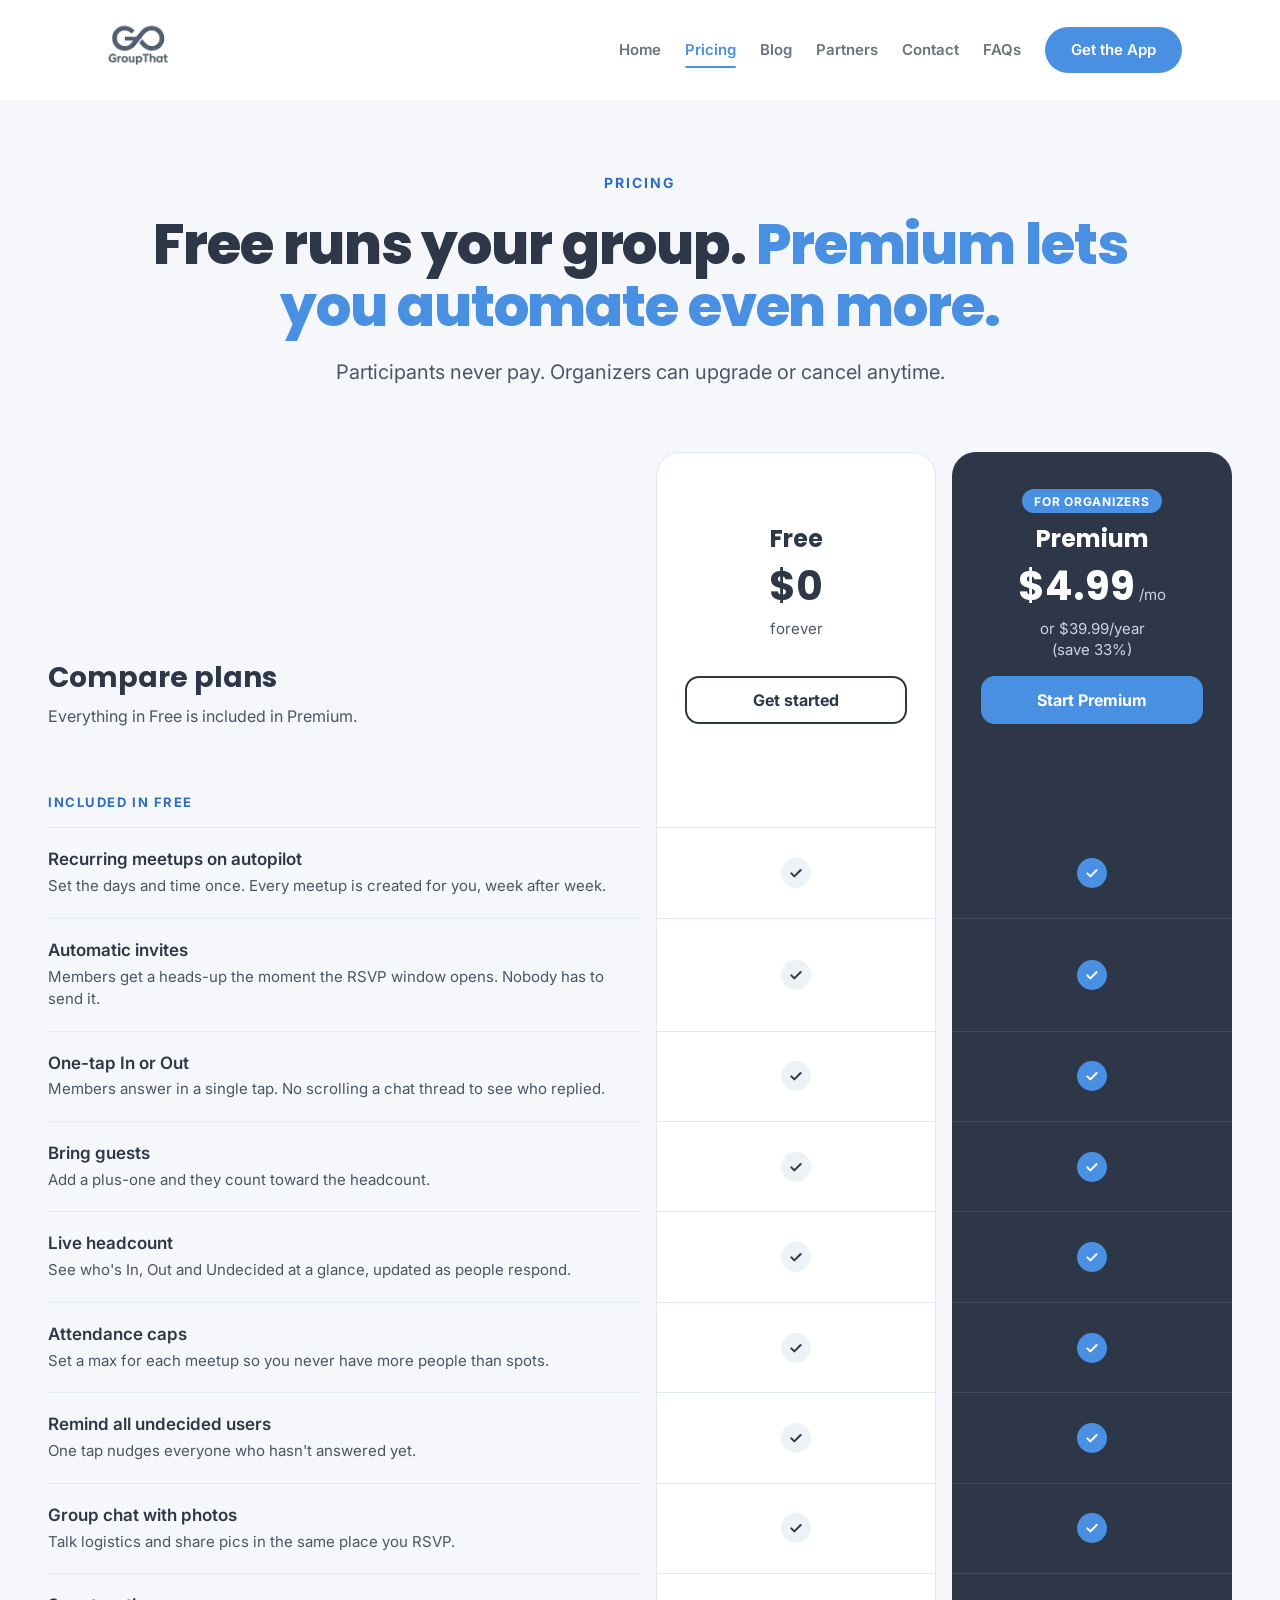
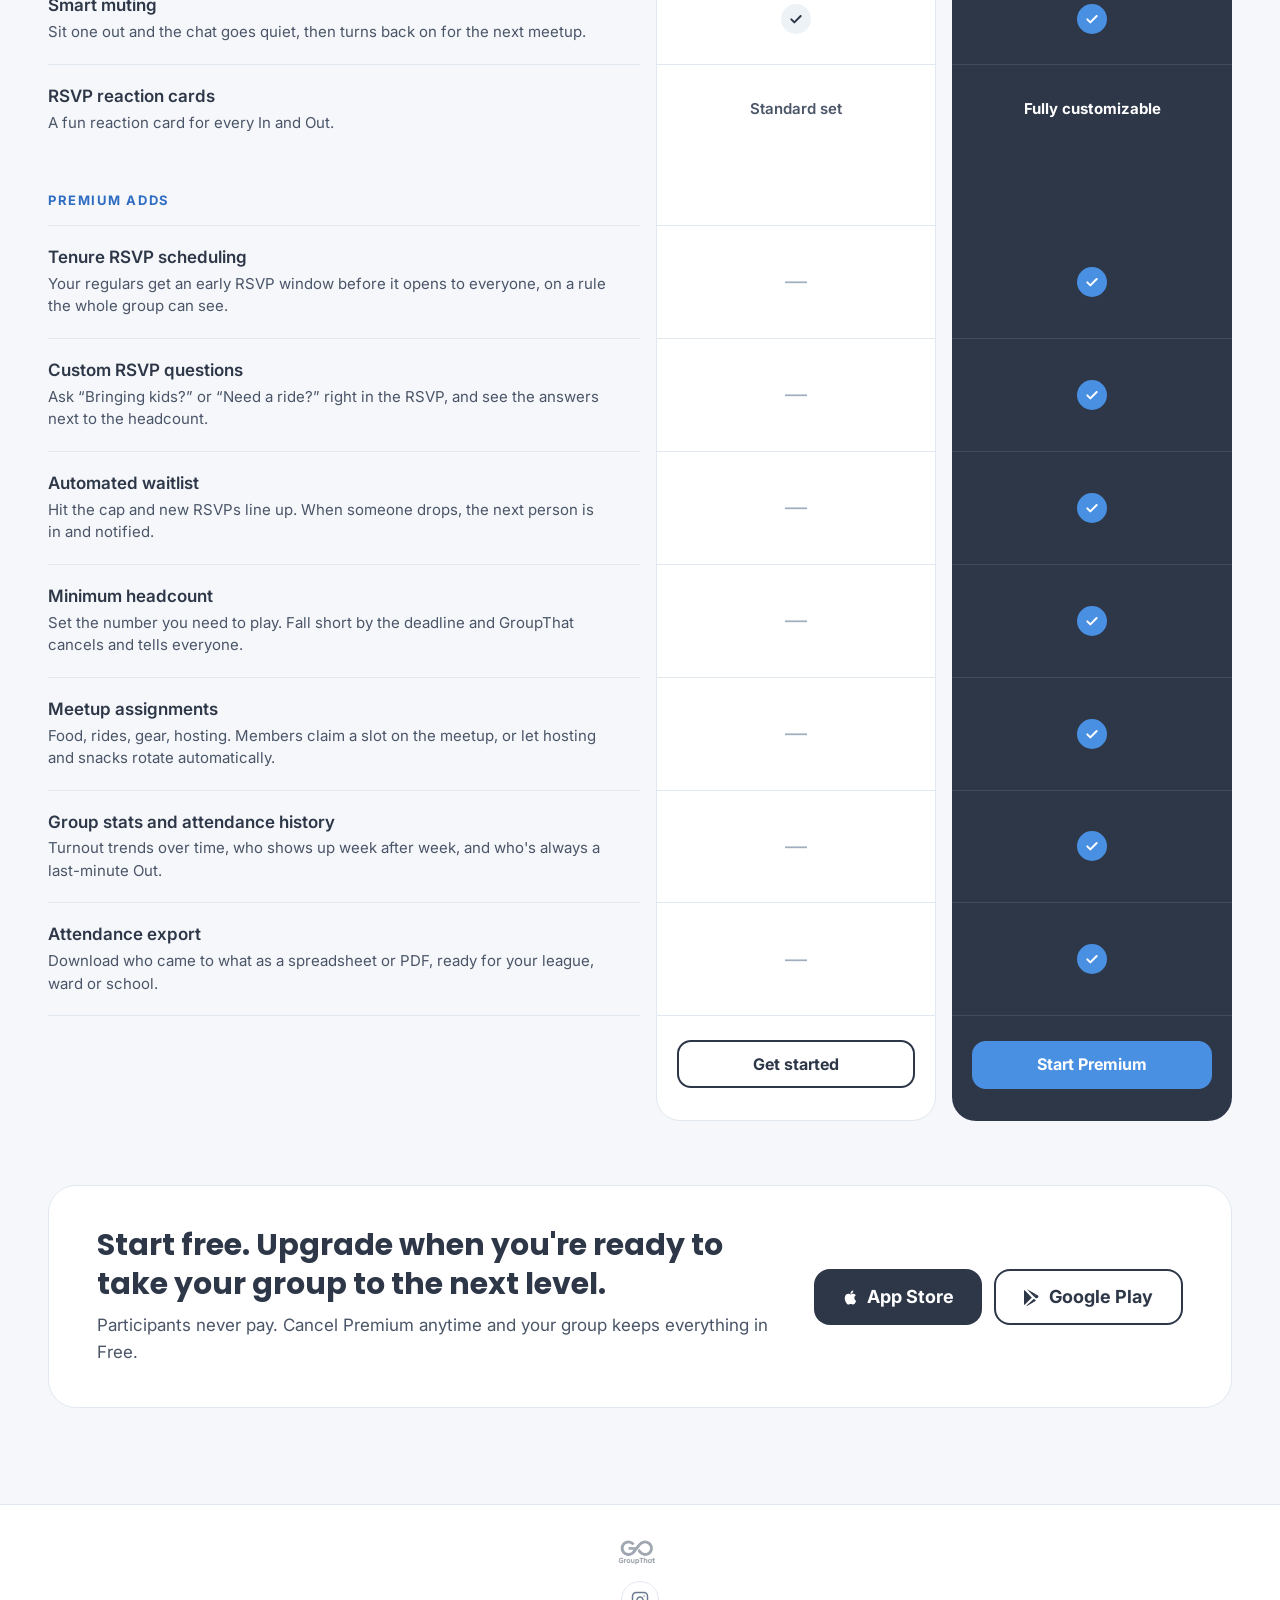
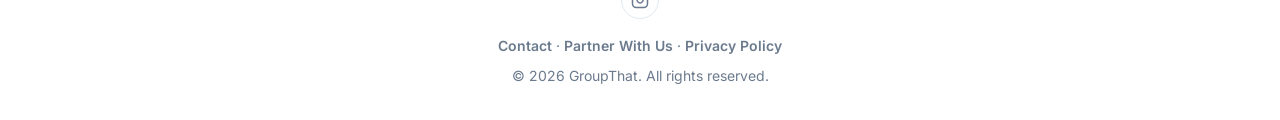
<file: pricing.html>
<!DOCTYPE html>
<html lang="en">
<head>
  <meta charset="UTF-8">
  <link rel="icon" type="image/png" href="[data-uri]">
  <meta name="viewport" content="width=device-width, initial-scale=1.0">
  <title>GroupThat — Pricing</title>

  <!-- SEO -->
  <meta name="description" content="GroupThat is free for every group. Premium adds tenure RSVP scheduling, waitlists, stats and more for $4.99/mo. Participants never pay.">
  <link rel="canonical" href="https://groupthatapp.com/pricing.html">
  <meta name="theme-color" content="#2D3748">

  <!-- Open Graph -->
  <meta property="og:type" content="website">
  <meta property="og:site_name" content="GroupThat">
  <meta property="og:title" content="GroupThat — Pricing">
  <meta property="og:description" content="GroupThat is free for every group. Premium adds tenure RSVP scheduling, waitlists, stats and more for $4.99/mo. Participants never pay.">
  <meta property="og:url" content="https://groupthatapp.com/pricing.html">
  <meta property="og:image" content="https://groupthatapp.com/assets/og-image.jpg">
  <meta property="og:image:width" content="1200">
  <meta property="og:image:height" content="630">
  <meta property="og:image:alt" content="GroupThat — Stop Chasing People. GroupThat Handles It.">

  <!-- Twitter -->
  <meta name="twitter:card" content="summary_large_image">
  <meta name="twitter:title" content="GroupThat — Pricing">
  <meta name="twitter:description" content="GroupThat is free for every group. Premium adds tenure RSVP scheduling, waitlists, stats and more for $4.99/mo. Participants never pay.">
  <meta name="twitter:image" content="https://groupthatapp.com/assets/og-image.jpg">
  <meta name="twitter:image:alt" content="GroupThat — Stop Chasing People. GroupThat Handles It.">

  <style>
    @import url('https://fonts.googleapis.com/css2?family=Inter:wght@400;500;600;700;800;900&family=Poppins:wght@400;500;600;700;800;900&display=swap');

    *, *::before, *::after { box-sizing: border-box; margin: 0; padding: 0; }

    :root {
      --blue:    #4A90E2;
      --mint:    #4FD1C5;
      --coral:   #FF7A6E;
      --gray-lt: #F5F7FA;
      --charcoal:#2D3748;
      --white:   #ffffff;
      --gray-mid:#6B7A8D;
      --radius:  16px;
    }

    body {
      font-family: 'Inter', -apple-system, BlinkMacSystemFont, sans-serif;
      background: var(--white);
      color: var(--charcoal);
      line-height: 1.6;
    }

    /* ── NAV ── */
    nav {
      display: flex;
      align-items: center;
      justify-content: space-between;
      padding: 20px 48px;
      max-width: 1180px;
      margin: 0 auto;
    }
    nav img { height: 52px; }
    .nav-right { display: flex; align-items: center; gap: 24px; }
    .nav-link {
      font-family: 'Inter', sans-serif;
      font-size: 15px;
      font-weight: 600;
      color: var(--charcoal);
      text-decoration: none;
      opacity: 0.7;
      transition: opacity 0.15s;
      white-space: nowrap;
      flex-shrink: 0;
    }
    .nav-link:hover { opacity: 1; }
    .nav-link.active { color: var(--blue); opacity: 1; }
    .nav-cta {
      background: var(--blue);
      color: var(--white);
      padding: 11px 26px;
      border-radius: 50px;
      font-size: 15px;
      font-weight: 600;
      text-decoration: none;
      transition: background 0.2s, transform 0.15s;
      white-space: nowrap;
      flex-shrink: 0;
    }
    .nav-cta:hover { background: var(--charcoal); transform: translateY(-1px); }
    nav { position: relative; }
    .nav-links { display: flex; align-items: center; gap: 24px; }
    .nav-toggle { display: none; flex-direction: column; justify-content: center; gap: 5px; width: 42px; height: 42px; padding: 9px; background: none; border: 0; cursor: pointer; flex-shrink: 0; }
    .nav-toggle span { display: block; width: 100%; height: 2px; background: var(--charcoal); border-radius: 2px; transition: transform 0.2s, opacity 0.2s; }
    .nav-toggle.open span:nth-child(1) { transform: translateY(7px) rotate(45deg); }
    .nav-toggle.open span:nth-child(2) { opacity: 0; }
    .nav-toggle.open span:nth-child(3) { transform: translateY(-7px) rotate(-45deg); }

    /* ── PRICING ── */
    .pricing { background: var(--gray-lt); padding: 72px 48px 96px; color: var(--charcoal); }
    .pricing-inner { max-width: 1200px; margin: 0 auto; display: flex; flex-direction: column; gap: 64px; }
    .pricing a { text-decoration: none; }

    .pricing-hero { display: flex; flex-direction: column; align-items: center; gap: 20px; text-align: center; }
    .eyebrow { font-size: 14px; font-weight: 700; letter-spacing: 0.14em; color: #2F6DC3; }
    .pricing-hero h1 {
      max-width: 1000px;
      font-family: 'Poppins', sans-serif; font-weight: 800;
      font-size: clamp(34px, 5vw, 56px); line-height: 1.1; letter-spacing: -0.02em;
    }
    .pricing-hero h1 span { color: var(--blue); }
    .pricing-hero p { max-width: 720px; font-size: 20px; line-height: 1.55; color: #4A5568; }

    /* comparison table */
    .compare { display: flex; flex-direction: column; }
    .row, .sec { display: grid; grid-template-columns: minmax(0,1fr) 280px 280px; column-gap: 16px; }
    .row > .feat, .row > .cell { border-top: 1px solid #E2E8F0; }
    .row > .pcell { border-top: 1px solid rgba(255,255,255,0.10); }
    .sec + .row > .pcell { border-top-color: transparent; }
    .feat { display: flex; flex-direction: column; gap: 4px; padding: 20px 32px 20px 0; }
    .ft { font-size: 17px; font-weight: 600; line-height: 1.35; color: var(--charcoal); }
    .fd { font-size: 15px; line-height: 1.5; color: #4A5568; }
    .cell, .pcell { display: flex; justify-content: center; align-items: center; text-align: center; }
    .cell { background: var(--white); border-left: 1px solid #E2E8F0; border-right: 1px solid #E2E8F0; }
    .pcell { background: var(--charcoal); }
    .sect { padding: 36px 0 14px; font-size: 13px; font-weight: 700; letter-spacing: 0.12em; color: #2F6DC3; }
    .sec .cell { border-top: 0; }
    .sr { position: absolute; width: 1px; height: 1px; overflow: hidden; clip: rect(0 0 0 0); white-space: nowrap; }

    .check { display: flex; justify-content: center; align-items: center; width: 30px; height: 30px; border-radius: 15px; background: #EDF2F7; }
    .pcell .check { background: var(--blue); }
    .dash { font-size: 22px; color: #A0AEC0; }
    .txt-free { font-size: 15px; font-weight: 600; color: #4A5568; }
    .txt-prem { font-size: 15px; font-weight: 700; color: var(--white); }

    .compare-intro { padding: 0 32px 28px 0; display: flex; flex-direction: column; gap: 8px; align-self: end; }
    .compare-intro h2 { font-family: 'Poppins', sans-serif; font-weight: 700; font-size: 28px; line-height: 1.3; }
    .compare-intro p { font-size: 16px; line-height: 1.5; color: #4A5568; }
    .plan {
      display: flex; flex-direction: column; align-items: center; gap: 8px;
      padding: 36px 28px 32px; text-align: center; border-radius: 24px 24px 0 0;
    }
    .plan-free { background: var(--white); border: 1px solid #E2E8F0; border-bottom: none; }
    .plan-prem { background: var(--charcoal); border: 1px solid var(--charcoal); border-bottom: none; color: var(--white); }
    .plan-badge-slot { display: block; height: 24px; }
    .plan-top { display: flex; flex-direction: column; gap: 10px; align-items: center; }
    .badge { display: inline-flex; align-items: center; height: 24px; padding: 0 12px; border-radius: 999px; background: var(--blue); font-size: 12px; font-weight: 700; letter-spacing: 0.06em; white-space: nowrap; color: var(--white); }
    .plan h3 { font-family: 'Poppins', sans-serif; font-weight: 700; font-size: 24px; line-height: 1.3; }
    .price { display: flex; align-items: baseline; justify-content: center; gap: 4px; }
    .price strong { font-family: 'Poppins', sans-serif; font-weight: 700; font-size: 40px; line-height: 1.2; }
    .price span { font-size: 15px; color: #CBD5E0; }
    .plan-note { font-size: 15px; line-height: 1.4; color: #4A5568; min-height: 42px; }
    .plan-prem .plan-note { color: #CBD5E0; }

    .btn-plan {
      display: flex; justify-content: center; align-items: center;
      width: 100%; min-height: 48px; padding: 6px 12px; border-radius: 14px;
      font-size: 16px; font-weight: 700; line-height: 1.2; text-align: center;
      transition: background 0.2s, color 0.2s, transform 0.15s;
    }
    .plan .btn-plan { margin-top: auto; }
    .plan .plan-note { margin-bottom: 8px; }
    .btn-outline { border: 2px solid var(--charcoal); color: var(--charcoal); }
    .btn-outline:hover { background: var(--charcoal); color: var(--white); transform: translateY(-1px); }
    .btn-blue { background: var(--blue); color: var(--white); border: 2px solid var(--blue); }
    .btn-blue:hover { background: #3A7BC8; border-color: #3A7BC8; transform: translateY(-1px); }
    .row-end .feat { padding-bottom: 32px; }
    .row-end .cell, .row-end .pcell { padding: 24px 20px 32px; border-radius: 0 0 24px 24px; }
    .row-end .cell { border-bottom: 1px solid #E2E8F0; }
    .col-labels, .short { display: none; }

    /* closing card */
    .pricing-cta {
      display: flex; justify-content: space-between; align-items: center; gap: 32px;
      padding: 40px 48px; border-radius: 28px; background: var(--white); border: 1px solid #E2E8F0;
    }
    .pricing-cta div { display: flex; flex-direction: column; gap: 8px; }
    .pricing-cta h2 { font-family: 'Poppins', sans-serif; font-weight: 700; font-size: clamp(22px, 2.4vw, 30px); line-height: 1.3; }
    .pricing-cta p { font-size: 17px; color: #4A5568; }
    .btn-dark {
      flex-shrink: 0; display: flex; justify-content: center; align-items: center;
      height: 56px; padding: 0 28px; border-radius: 16px; background: var(--charcoal);
      font-size: 18px; font-weight: 700; color: var(--white);
      transition: background 0.2s, transform 0.15s;
    }
    .btn-dark:hover { background: var(--blue); transform: translateY(-1px); }
    .btn-dark svg { margin-right: 8px; flex-shrink: 0; }
    .btn-dark-outline { background: transparent; color: var(--charcoal); border: 2px solid var(--charcoal); }
    .btn-dark-outline:hover { background: var(--charcoal); color: var(--white); }
    .pricing-cta .store-btns { display: flex; flex-direction: row; gap: 12px; flex-shrink: 0; }

    @media (max-width: 1100px) {
      .row, .sec { grid-template-columns: minmax(0,1fr) 210px 210px; column-gap: 12px; }
      .plan { padding: 32px 18px 28px; }
      .row-end .cell, .row-end .pcell { padding: 20px 14px 28px; }
    }
    @media (max-width: 768px) {
      .pricing { padding: 48px 16px 72px; }
      .pricing-inner { gap: 48px; }
      .pricing-hero p { font-size: 17px; }
      .row, .sec { grid-template-columns: minmax(0,1fr) 68px 68px; column-gap: 4px; }
      .feat { padding: 16px 12px 16px 0; }
      .ft { font-size: 16px; }
      .fd { font-size: 14px; }

      /* plan cards become two full cards above the table */
      .compare-head { grid-template-columns: 1fr 1fr; column-gap: 10px; row-gap: 0; margin-bottom: 28px; }
      .compare-intro { grid-column: 1 / -1; padding: 0 0 20px; }
      .plan { padding: 20px 12px; border-radius: 20px; gap: 6px; }
      .plan-free { border-bottom: 1px solid #E2E8F0; }
      .plan-prem { border-bottom: 1px solid var(--charcoal); }
      .badge { height: 22px; padding: 0 8px; font-size: 10px; letter-spacing: 0.04em; }
      .plan-badge-slot { height: 22px; }
      .plan-top { gap: 8px; }
      .plan h3 { font-size: 19px; }
      .price strong { font-size: 30px; }
      .price span, .plan-note { font-size: 13px; }
      .plan-note { min-height: 36px; }
      .btn-plan { min-height: 44px; padding: 4px 8px; border-radius: 12px; font-size: 15px; }

      /* column labels stay pinned while scrolling the table */
      .col-labels { display: grid; position: sticky; top: var(--nav-h, 0px); z-index: 5; background: var(--gray-lt); }
      .col-labels .cell, .col-labels .pcell {
        padding: 12px 0 10px; border-radius: 14px 14px 0 0;
        font-size: 13px; font-weight: 700; color: var(--charcoal);
      }
      .col-labels .cell { border-top: 1px solid #E2E8F0; }
      .col-labels .pcell { color: var(--white); }

      /* bottom of the table: just close the columns (store buttons are in the card below) */
      .row-end .btn-plan { display: none; }
      .row-end .cell, .row-end .pcell { padding: 0; height: 20px; border-radius: 0 0 14px 14px; }
      .row-end .feat { padding: 0; }
      .txt-free, .txt-prem { font-size: 12px; }
      .long { display: none; }
      .short { display: inline; }
      .sect { font-size: 11px; padding: 28px 0 10px; }
      .pricing-cta { flex-direction: column; align-items: flex-start; padding: 28px 24px; border-radius: 20px; gap: 20px; }
      .btn-dark { width: 100%; height: 52px; font-size: 17px; }
      .pricing-cta .store-btns { flex-direction: column; width: 100%; }
    }

    /* ── FOOTER ── */
    footer {
      border-top: 1px solid #e2e8f2;
      padding: 32px 48px;
      text-align: center;
      color: var(--gray-mid);
      font-size: 14px;
    }
    footer img { height: 32px; margin: 0 auto 12px; display: block; opacity: 0.55; }
    .footer-links { margin-bottom: 8px; }
    .footer-links a { color: var(--gray-mid); font-weight: 600; text-decoration: none; transition: color 0.15s; }
    .footer-links a:hover { color: var(--blue); }
    .footer-social {
      display: inline-flex; align-items: center; justify-content: center;
      width: 38px; height: 38px;
      border-radius: 50%;
      border: 1.5px solid #e2e8f2;
      color: var(--gray-mid);
      margin: 0 auto 16px;
      transition: color 0.15s, border-color 0.15s, transform 0.15s;
    }
    .footer-social:hover { color: var(--blue); border-color: var(--blue); transform: translateY(-2px); }

    /* ── MOBILE ── */
    @media (max-width: 768px) {
      nav { padding: 16px 20px; }
      nav img { height: 42px; }
      .nav-right { gap: 12px; }
      .nav-toggle { display: flex; }
      .nav-links {
        position: absolute; top: calc(100% + 10px); right: 20px;
        flex-direction: column; align-items: stretch; gap: 2px;
        background: var(--white); border-radius: 14px;
        box-shadow: 0 12px 32px rgba(0,0,0,0.14);
        padding: 8px; min-width: 180px; display: none; z-index: 200;
      }
      .nav-links.open { display: flex; }
      .nav-link { opacity: 1; padding: 12px 16px; border-radius: 8px; }
      .nav-link:hover { opacity: 1; background: rgba(0,0,0,0.05); }
      footer { padding: 28px 20px; }
    }
    @media (prefers-reduced-motion: reduce) { * { transition: none !important; } }
  </style>
  <link rel="stylesheet" href="assets/motion.css">
  <script src="assets/motion.js"></script>
</head>
<body>

<!-- NAV -->
<nav>
  <a href="index.html"><img src="assets/logo.png" alt="GroupThat"></a>
  <div class="nav-right">
    <div class="nav-links" id="navMenu">
    <a href="index.html" class="nav-link">Home</a>
    <a href="pricing.html" class="nav-link active">Pricing</a>
    <a href="blog/index.html" class="nav-link">Blog</a>
    <a href="partner.html" class="nav-link">Partners</a>
    <a href="contact.html" class="nav-link">Contact</a>
    <a href="faq.html" class="nav-link">FAQs</a>
    </div>
    <a href="https://apps.apple.com/us/app/groupthat/id6756112941" class="nav-cta">Get the App</a>
    <button class="nav-toggle" aria-label="Menu" aria-expanded="false" aria-controls="navMenu">
      <span></span><span></span><span></span>
    </button>
  </div>
</nav>

<!-- PRICING -->
<main class="pricing">
  <div class="pricing-inner">

  <section class="pricing-hero">
    <div class="eyebrow">PRICING</div>
    <h1>Free runs your group. <span>Premium lets you automate even more.</span></h1>
    <p>Participants never pay. Organizers can upgrade or cancel anytime.</p>
  </section>

  <section class="compare" aria-label="Compare plans">
    <div class="row compare-head">
      <div class="compare-intro">
        <h2>Compare plans</h2>
        <p>Everything in Free is included in Premium.</p>
      </div>
      <div class="plan plan-free">
        <div class="plan-top"><span class="plan-badge-slot"></span><h3>Free</h3></div>
        <div class="price"><strong>$0</strong></div>
        <div class="plan-note">forever</div>
        <a href="https://apps.apple.com/us/app/groupthat/id6756112941" class="app-link btn-plan btn-outline">Get started</a>
      </div>
      <div class="plan plan-prem">
        <div class="plan-top"><span class="badge">FOR ORGANIZERS</span><h3>Premium</h3></div>
        <div class="price"><strong>$4.99</strong><span>/mo</span></div>
        <div class="plan-note">or $39.99/year<br>(save 33%)</div>
        <a href="https://apps.apple.com/us/app/groupthat/id6756112941" class="app-link btn-plan btn-blue">Start Premium</a>
      </div>
    </div>
    <div class="row col-labels" aria-hidden="true"><div></div><div class="cell">Free</div><div class="pcell">Premium</div></div>

    <div class="sec"><div class="sect">INCLUDED IN FREE</div><div class="cell"></div><div class="pcell"></div></div>
    <div class="row"><div class="feat"><span class="ft">Recurring meetups on autopilot</span><span class="fd">Set the days and time once. Every meetup is created for you, week after week.</span></div><div class="cell"><span class="check"><svg width="16" height="16" viewBox="0 0 24 24" fill="none" stroke="#2D3748" stroke-width="3" stroke-linecap="round" stroke-linejoin="round" aria-hidden="true"><path d="M5 12.5l4.5 4.5L19 7.5"/></svg></span><span class="sr">Included in Free</span></div><div class="pcell"><span class="check"><svg width="16" height="16" viewBox="0 0 24 24" fill="none" stroke="#FFFFFF" stroke-width="3" stroke-linecap="round" stroke-linejoin="round" aria-hidden="true"><path d="M5 12.5l4.5 4.5L19 7.5"/></svg></span><span class="sr">Included in Premium</span></div></div>
    <div class="row"><div class="feat"><span class="ft">Automatic invites</span><span class="fd">Members get a heads-up the moment the RSVP window opens. Nobody has to send it.</span></div><div class="cell"><span class="check"><svg width="16" height="16" viewBox="0 0 24 24" fill="none" stroke="#2D3748" stroke-width="3" stroke-linecap="round" stroke-linejoin="round" aria-hidden="true"><path d="M5 12.5l4.5 4.5L19 7.5"/></svg></span><span class="sr">Included in Free</span></div><div class="pcell"><span class="check"><svg width="16" height="16" viewBox="0 0 24 24" fill="none" stroke="#FFFFFF" stroke-width="3" stroke-linecap="round" stroke-linejoin="round" aria-hidden="true"><path d="M5 12.5l4.5 4.5L19 7.5"/></svg></span><span class="sr">Included in Premium</span></div></div>
    <div class="row"><div class="feat"><span class="ft">One-tap In or Out</span><span class="fd">Members answer in a single tap. No scrolling a chat thread to see who replied.</span></div><div class="cell"><span class="check"><svg width="16" height="16" viewBox="0 0 24 24" fill="none" stroke="#2D3748" stroke-width="3" stroke-linecap="round" stroke-linejoin="round" aria-hidden="true"><path d="M5 12.5l4.5 4.5L19 7.5"/></svg></span><span class="sr">Included in Free</span></div><div class="pcell"><span class="check"><svg width="16" height="16" viewBox="0 0 24 24" fill="none" stroke="#FFFFFF" stroke-width="3" stroke-linecap="round" stroke-linejoin="round" aria-hidden="true"><path d="M5 12.5l4.5 4.5L19 7.5"/></svg></span><span class="sr">Included in Premium</span></div></div>
    <div class="row"><div class="feat"><span class="ft">Bring guests</span><span class="fd">Add a plus-one and they count toward the headcount.</span></div><div class="cell"><span class="check"><svg width="16" height="16" viewBox="0 0 24 24" fill="none" stroke="#2D3748" stroke-width="3" stroke-linecap="round" stroke-linejoin="round" aria-hidden="true"><path d="M5 12.5l4.5 4.5L19 7.5"/></svg></span><span class="sr">Included in Free</span></div><div class="pcell"><span class="check"><svg width="16" height="16" viewBox="0 0 24 24" fill="none" stroke="#FFFFFF" stroke-width="3" stroke-linecap="round" stroke-linejoin="round" aria-hidden="true"><path d="M5 12.5l4.5 4.5L19 7.5"/></svg></span><span class="sr">Included in Premium</span></div></div>
    <div class="row"><div class="feat"><span class="ft">Live headcount</span><span class="fd">See who's In, Out and Undecided at a glance, updated as people respond.</span></div><div class="cell"><span class="check"><svg width="16" height="16" viewBox="0 0 24 24" fill="none" stroke="#2D3748" stroke-width="3" stroke-linecap="round" stroke-linejoin="round" aria-hidden="true"><path d="M5 12.5l4.5 4.5L19 7.5"/></svg></span><span class="sr">Included in Free</span></div><div class="pcell"><span class="check"><svg width="16" height="16" viewBox="0 0 24 24" fill="none" stroke="#FFFFFF" stroke-width="3" stroke-linecap="round" stroke-linejoin="round" aria-hidden="true"><path d="M5 12.5l4.5 4.5L19 7.5"/></svg></span><span class="sr">Included in Premium</span></div></div>
    <div class="row"><div class="feat"><span class="ft">Attendance caps</span><span class="fd">Set a max for each meetup so you never have more people than spots.</span></div><div class="cell"><span class="check"><svg width="16" height="16" viewBox="0 0 24 24" fill="none" stroke="#2D3748" stroke-width="3" stroke-linecap="round" stroke-linejoin="round" aria-hidden="true"><path d="M5 12.5l4.5 4.5L19 7.5"/></svg></span><span class="sr">Included in Free</span></div><div class="pcell"><span class="check"><svg width="16" height="16" viewBox="0 0 24 24" fill="none" stroke="#FFFFFF" stroke-width="3" stroke-linecap="round" stroke-linejoin="round" aria-hidden="true"><path d="M5 12.5l4.5 4.5L19 7.5"/></svg></span><span class="sr">Included in Premium</span></div></div>
    <div class="row"><div class="feat"><span class="ft">Remind all undecided users</span><span class="fd">One tap nudges everyone who hasn't answered yet.</span></div><div class="cell"><span class="check"><svg width="16" height="16" viewBox="0 0 24 24" fill="none" stroke="#2D3748" stroke-width="3" stroke-linecap="round" stroke-linejoin="round" aria-hidden="true"><path d="M5 12.5l4.5 4.5L19 7.5"/></svg></span><span class="sr">Included in Free</span></div><div class="pcell"><span class="check"><svg width="16" height="16" viewBox="0 0 24 24" fill="none" stroke="#FFFFFF" stroke-width="3" stroke-linecap="round" stroke-linejoin="round" aria-hidden="true"><path d="M5 12.5l4.5 4.5L19 7.5"/></svg></span><span class="sr">Included in Premium</span></div></div>
    <div class="row"><div class="feat"><span class="ft">Group chat with photos</span><span class="fd">Talk logistics and share pics in the same place you RSVP.</span></div><div class="cell"><span class="check"><svg width="16" height="16" viewBox="0 0 24 24" fill="none" stroke="#2D3748" stroke-width="3" stroke-linecap="round" stroke-linejoin="round" aria-hidden="true"><path d="M5 12.5l4.5 4.5L19 7.5"/></svg></span><span class="sr">Included in Free</span></div><div class="pcell"><span class="check"><svg width="16" height="16" viewBox="0 0 24 24" fill="none" stroke="#FFFFFF" stroke-width="3" stroke-linecap="round" stroke-linejoin="round" aria-hidden="true"><path d="M5 12.5l4.5 4.5L19 7.5"/></svg></span><span class="sr">Included in Premium</span></div></div>
    <div class="row"><div class="feat"><span class="ft">Smart muting</span><span class="fd">Sit one out and the chat goes quiet, then turns back on for the next meetup.</span></div><div class="cell"><span class="check"><svg width="16" height="16" viewBox="0 0 24 24" fill="none" stroke="#2D3748" stroke-width="3" stroke-linecap="round" stroke-linejoin="round" aria-hidden="true"><path d="M5 12.5l4.5 4.5L19 7.5"/></svg></span><span class="sr">Included in Free</span></div><div class="pcell"><span class="check"><svg width="16" height="16" viewBox="0 0 24 24" fill="none" stroke="#FFFFFF" stroke-width="3" stroke-linecap="round" stroke-linejoin="round" aria-hidden="true"><path d="M5 12.5l4.5 4.5L19 7.5"/></svg></span><span class="sr">Included in Premium</span></div></div>
    <div class="row"><div class="feat"><span class="ft">RSVP reaction cards</span><span class="fd">A fun reaction card for every In and Out.</span></div><div class="cell"><span class="txt-free">Standard<span class="long"> set</span></span></div><div class="pcell"><span class="txt-prem"><span class="long">Fully customizable</span><span class="short">Custom</span></span></div></div>
    <div class="sec"><div class="sect">PREMIUM ADDS</div><div class="cell"></div><div class="pcell"></div></div>
    <div class="row"><div class="feat"><span class="ft">Tenure RSVP scheduling</span><span class="fd">Your regulars get an early RSVP window before it opens to everyone, on a rule the whole group can see.</span></div><div class="cell"><span class="dash" aria-hidden="true">&mdash;</span><span class="sr">Not included in Free</span></div><div class="pcell"><span class="check"><svg width="16" height="16" viewBox="0 0 24 24" fill="none" stroke="#FFFFFF" stroke-width="3" stroke-linecap="round" stroke-linejoin="round" aria-hidden="true"><path d="M5 12.5l4.5 4.5L19 7.5"/></svg></span><span class="sr">Included in Premium</span></div></div>
    <div class="row"><div class="feat"><span class="ft">Custom RSVP questions</span><span class="fd">Ask “Bringing kids?” or “Need a ride?” right in the RSVP, and see the answers next to the headcount.</span></div><div class="cell"><span class="dash" aria-hidden="true">&mdash;</span><span class="sr">Not included in Free</span></div><div class="pcell"><span class="check"><svg width="16" height="16" viewBox="0 0 24 24" fill="none" stroke="#FFFFFF" stroke-width="3" stroke-linecap="round" stroke-linejoin="round" aria-hidden="true"><path d="M5 12.5l4.5 4.5L19 7.5"/></svg></span><span class="sr">Included in Premium</span></div></div>
    <div class="row"><div class="feat"><span class="ft">Automated waitlist</span><span class="fd">Hit the cap and new RSVPs line up. When someone drops, the next person is in and notified.</span></div><div class="cell"><span class="dash" aria-hidden="true">&mdash;</span><span class="sr">Not included in Free</span></div><div class="pcell"><span class="check"><svg width="16" height="16" viewBox="0 0 24 24" fill="none" stroke="#FFFFFF" stroke-width="3" stroke-linecap="round" stroke-linejoin="round" aria-hidden="true"><path d="M5 12.5l4.5 4.5L19 7.5"/></svg></span><span class="sr">Included in Premium</span></div></div>
    <div class="row"><div class="feat"><span class="ft">Minimum headcount</span><span class="fd">Set the number you need to play. Fall short by the deadline and GroupThat cancels and tells everyone.</span></div><div class="cell"><span class="dash" aria-hidden="true">&mdash;</span><span class="sr">Not included in Free</span></div><div class="pcell"><span class="check"><svg width="16" height="16" viewBox="0 0 24 24" fill="none" stroke="#FFFFFF" stroke-width="3" stroke-linecap="round" stroke-linejoin="round" aria-hidden="true"><path d="M5 12.5l4.5 4.5L19 7.5"/></svg></span><span class="sr">Included in Premium</span></div></div>
    <div class="row"><div class="feat"><span class="ft">Meetup assignments</span><span class="fd">Food, rides, gear, hosting. Members claim a slot on the meetup, or let hosting and snacks rotate automatically.</span></div><div class="cell"><span class="dash" aria-hidden="true">&mdash;</span><span class="sr">Not included in Free</span></div><div class="pcell"><span class="check"><svg width="16" height="16" viewBox="0 0 24 24" fill="none" stroke="#FFFFFF" stroke-width="3" stroke-linecap="round" stroke-linejoin="round" aria-hidden="true"><path d="M5 12.5l4.5 4.5L19 7.5"/></svg></span><span class="sr">Included in Premium</span></div></div>
    <div class="row"><div class="feat"><span class="ft">Group stats and attendance history</span><span class="fd">Turnout trends over time, who shows up week after week, and who's always a last-minute Out.</span></div><div class="cell"><span class="dash" aria-hidden="true">&mdash;</span><span class="sr">Not included in Free</span></div><div class="pcell"><span class="check"><svg width="16" height="16" viewBox="0 0 24 24" fill="none" stroke="#FFFFFF" stroke-width="3" stroke-linecap="round" stroke-linejoin="round" aria-hidden="true"><path d="M5 12.5l4.5 4.5L19 7.5"/></svg></span><span class="sr">Included in Premium</span></div></div>
    <div class="row"><div class="feat"><span class="ft">Attendance export</span><span class="fd">Download who came to what as a spreadsheet or PDF, ready for your league, ward or school.</span></div><div class="cell"><span class="dash" aria-hidden="true">&mdash;</span><span class="sr">Not included in Free</span></div><div class="pcell"><span class="check"><svg width="16" height="16" viewBox="0 0 24 24" fill="none" stroke="#FFFFFF" stroke-width="3" stroke-linecap="round" stroke-linejoin="round" aria-hidden="true"><path d="M5 12.5l4.5 4.5L19 7.5"/></svg></span><span class="sr">Included in Premium</span></div></div>

    <div class="row row-end"><div class="feat"></div><div class="cell"><a href="https://apps.apple.com/us/app/groupthat/id6756112941" class="app-link btn-plan btn-outline">Get started</a></div><div class="pcell"><a href="https://apps.apple.com/us/app/groupthat/id6756112941" class="app-link btn-plan btn-blue">Start Premium</a></div></div>
  </section>

  <section class="pricing-cta">
    <div>
      <h2>Start free. Upgrade when you're ready to take your group to the next level.</h2>
      <p>Participants never pay. Cancel Premium anytime and your group keeps everything in Free.</p>
    </div>
    <div class="store-btns">
      <a href="https://apps.apple.com/us/app/groupthat/id6756112941" class="btn-dark">
        <svg width="17" height="17" viewBox="0 0 24 24" fill="currentColor"><path d="M18.71 19.5c-.83 1.24-1.71 2.45-3.05 2.47-1.34.03-1.77-.79-3.29-.79-1.53 0-2 .77-3.27.82-1.31.05-2.3-1.32-3.14-2.53C4.25 17 2.94 12.45 4.7 9.39c.87-1.52 2.43-2.48 4.12-2.51 1.28-.02 2.5.87 3.29.87.78 0 2.26-1.07 3.8-.91.65.03 2.47.26 3.64 1.98-.09.06-2.17 1.28-2.15 3.81.03 3.02 2.65 4.03 2.68 4.04-.03.07-.42 1.44-1.38 2.83M13 3.5c.73-.83 1.94-1.46 2.94-1.5.13 1.17-.34 2.35-1.04 3.19-.69.85-1.83 1.51-2.95 1.42-.15-1.15.41-2.35 1.05-3.11z"/></svg>
        App Store
      </a>
      <a href="https://play.google.com/store/apps/details?id=com.dallinhull.groupthat&pli=1" class="btn-dark btn-dark-outline">
        <svg width="17" height="17" viewBox="0 0 24 24" fill="currentColor"><path d="M3.18 23.76c.3.17.64.24.99.2l12.71-7.34-2.89-2.89L3.18 23.76zM.47 1.31C.17 1.63 0 2.12 0 2.74v18.51c0 .62.17 1.11.48 1.43l.08.07 10.37-10.37v-.24L.55 1.24l-.08.07zm19.44 7.97L17 7.65 14.07 10.6l2.93 2.93 2.93-1.64c.83-.47.83-1.24-.02-1.61zM4.17.24L16.88 7.58l-2.89 2.89L4.17.24z"/></svg>
        Google Play
      </a>
    </div>
  </section>

  </div>
</main>

<footer>
  <img src="assets/logo.png" alt="GroupThat">
  <a class="footer-social" href="https://www.instagram.com/groupthatapp" target="_blank" rel="noopener" aria-label="GroupThat on Instagram">
    <svg width="18" height="18" viewBox="0 0 24 24" fill="none" stroke="currentColor" stroke-width="2" stroke-linecap="round" stroke-linejoin="round"><rect x="2" y="2" width="20" height="20" rx="5"/><path d="M16 11.37A4 4 0 1 1 12.63 8 4 4 0 0 1 16 11.37z"/><line x1="17.5" y1="6.5" x2="17.51" y2="6.5"/></svg>
  </a>
  <div class="footer-links"><a href="contact.html">Contact</a> &middot; <a href="partner.html">Partner With Us</a> &middot; <a href="/privacy-policy/">Privacy Policy</a></div>
  <p>&copy; 2026 GroupThat. All rights reserved.</p>
</footer>

<script>
  // Send Android visitors to Google Play from the plan buttons (App Store otherwise)
  if (/android/i.test(navigator.userAgent)) {
    document.querySelectorAll('.app-link').forEach(function (a) {
      a.href = 'https://play.google.com/store/apps/details?id=com.dallinhull.groupthat&pli=1';
    });
  }
  document.querySelectorAll('.nav-toggle').forEach(function (btn) {
    var menu = btn.parentElement.querySelector('.nav-links');
    if (!menu) return;
    btn.addEventListener('click', function () {
      var open = menu.classList.toggle('open');
      btn.classList.toggle('open', open);
      btn.setAttribute('aria-expanded', String(open));
    });
    document.addEventListener('click', function (e) {
      if (!btn.parentElement.contains(e.target)) {
        menu.classList.remove('open');
        btn.classList.remove('open');
        btn.setAttribute('aria-expanded', 'false');
      }
    });
  });
</script>
</body>
</html>
</file>
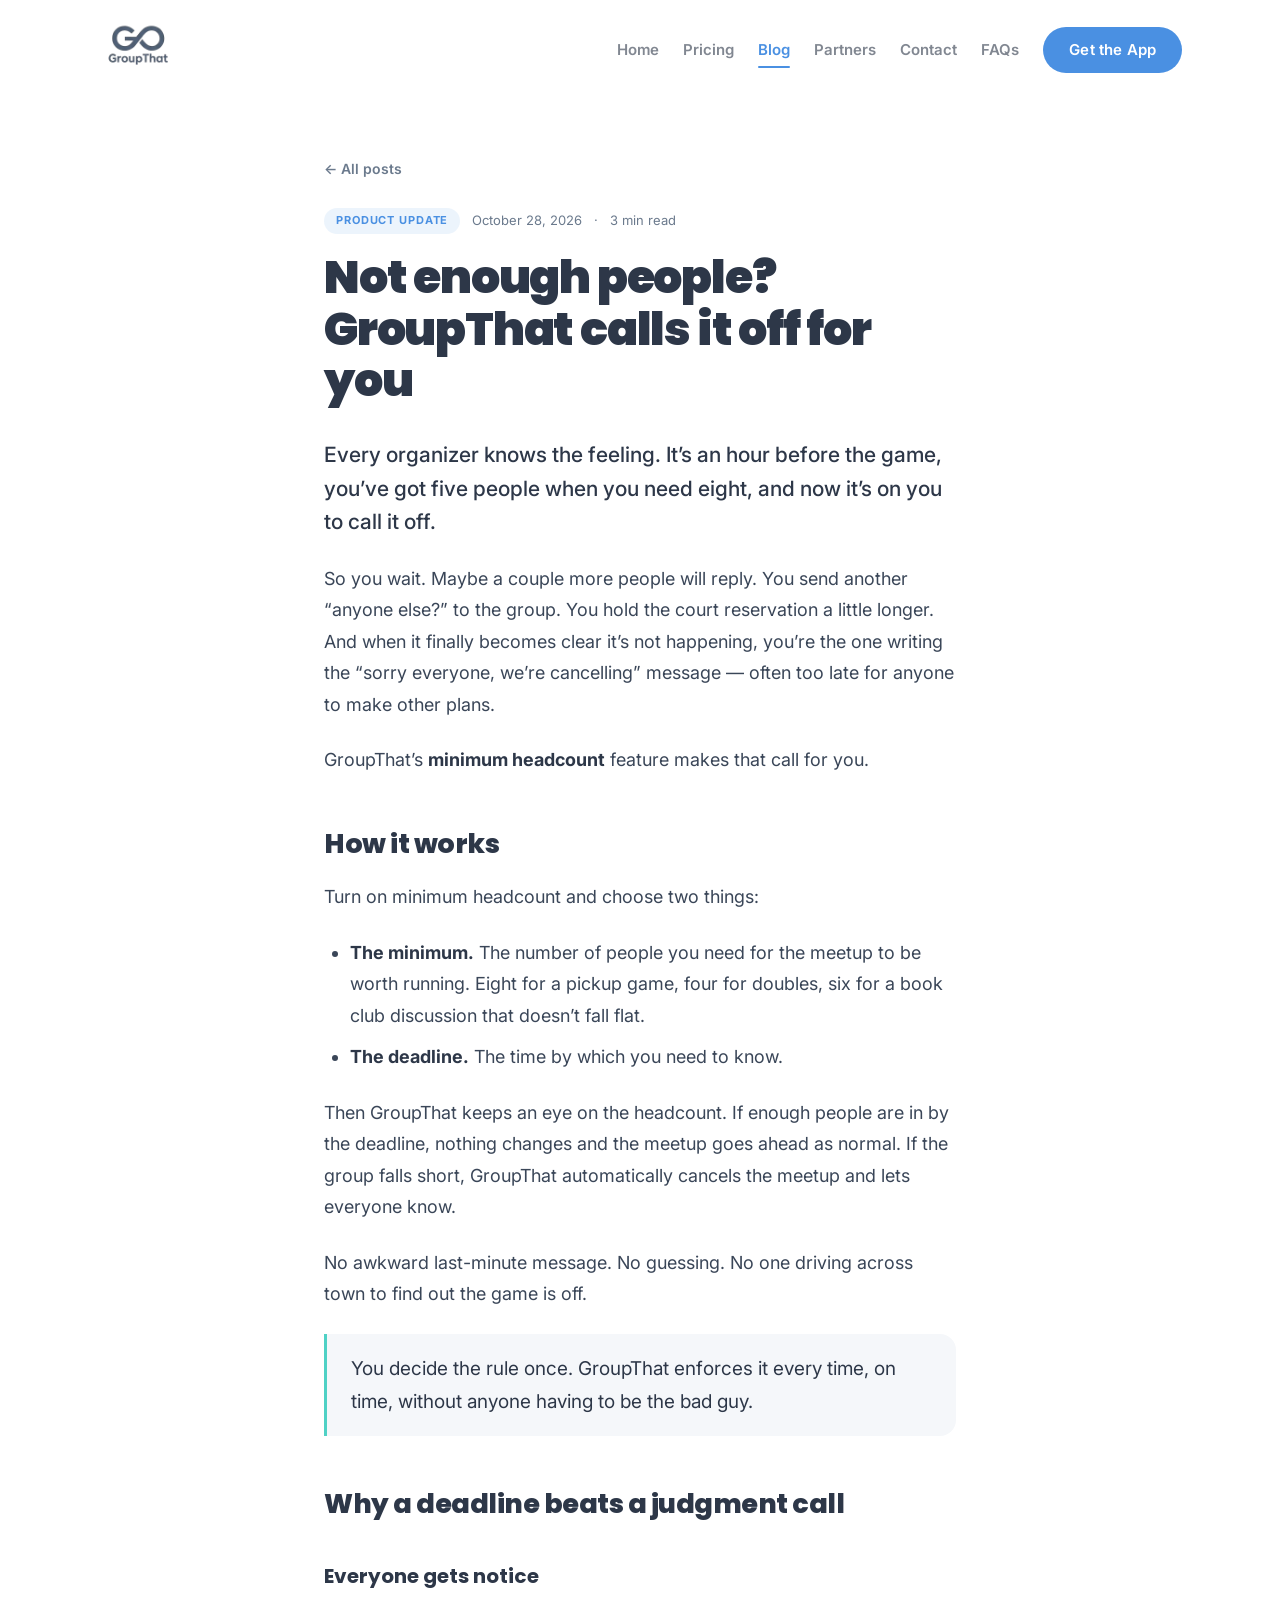
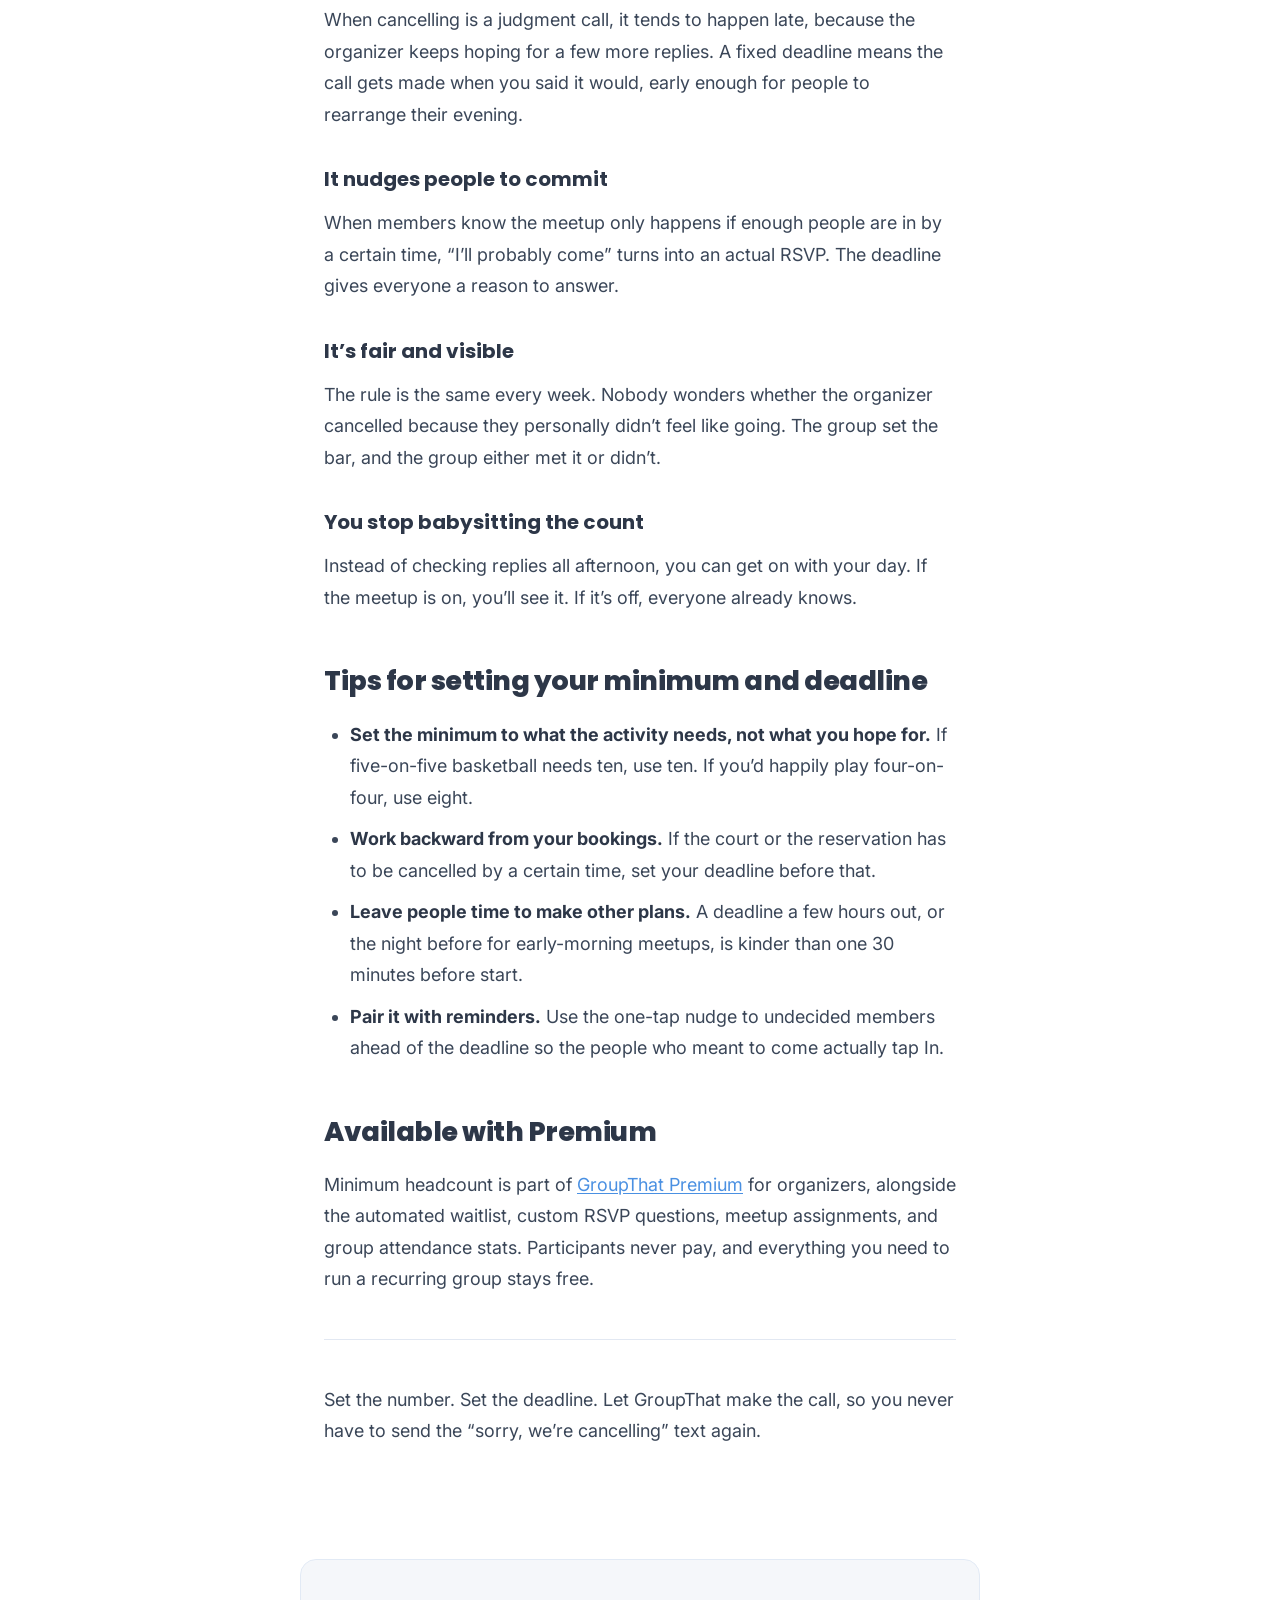
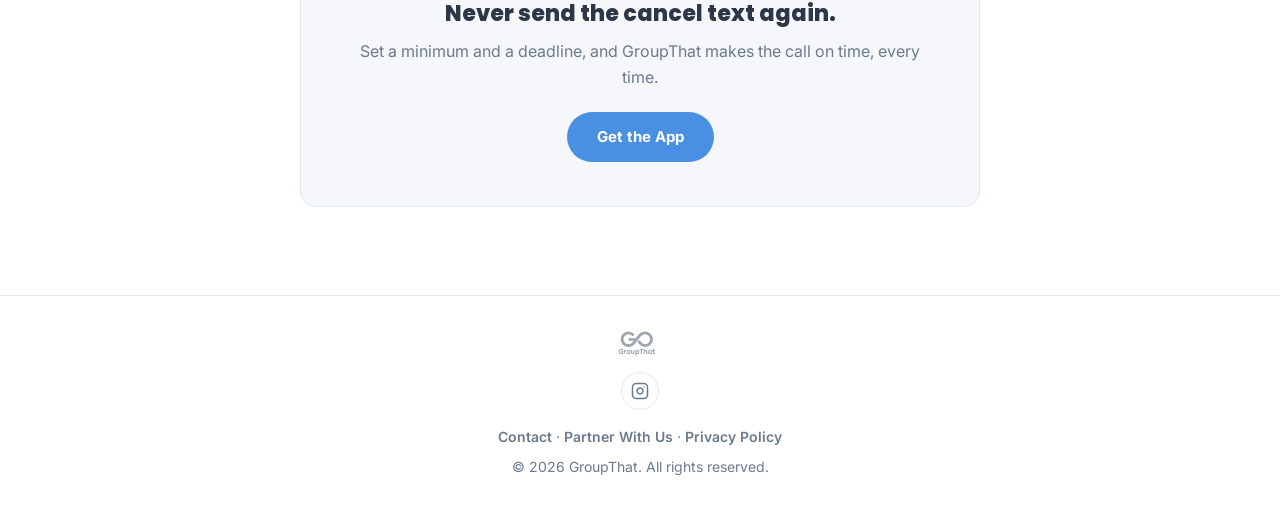
<file: blog/auto-cancel.html>
<!DOCTYPE html>
<html lang="en">
<head>
  <meta charset="UTF-8">
  <link rel="icon" type="image/png" href="[data-uri]">
  <meta name="viewport" content="width=device-width, initial-scale=1.0">
  <title>Not enough people? GroupThat calls it off for you — GroupThat</title>
  <meta name="description" content="Set a minimum headcount and a deadline. If not enough people are in by then, GroupThat automatically cancels the meetup and lets everyone know.">
  <style>
    @import url('https://fonts.googleapis.com/css2?family=Inter:wght@400;500;600;700;800;900&family=Poppins:wght@400;500;600;700;800;900&display=swap');

    *, *::before, *::after { box-sizing: border-box; margin: 0; padding: 0; }

    :root {
      --blue:    #4A90E2;
      --mint:    #4FD1C5;
      --coral:   #FF7A6E;
      --gray-lt: #F5F7FA;
      --charcoal:#2D3748;
      --white:   #ffffff;
      --gray-mid:#6B7A8D;
      --radius:  16px;
    }

    body {
      font-family: 'Inter', -apple-system, BlinkMacSystemFont, sans-serif;
      background: var(--white);
      color: var(--charcoal);
      line-height: 1.6;
    }

    /* ── NAV ── */
    nav {
      display: flex;
      align-items: center;
      justify-content: space-between;
      padding: 20px 48px;
      max-width: 1180px;
      margin: 0 auto;
    }
    nav img { height: 52px; }
    .nav-right { display: flex; align-items: center; gap: 24px; }
    .nav-link { font-family: 'Inter', sans-serif; font-size: 15px; font-weight: 600; color: var(--charcoal); text-decoration: none; opacity: 0.6; transition: opacity 0.15s; white-space: nowrap; flex-shrink: 0; }
    .nav-link:hover { opacity: 1; }
    .nav-link.active { opacity: 1; color: var(--blue); }
    .nav-cta {
      background: var(--blue);
      color: var(--white);
      padding: 11px 26px;
      border-radius: 50px;
      font-family: 'Inter', sans-serif;
      font-size: 15px;
      font-weight: 600;
      text-decoration: none;
      letter-spacing: 0.01em;
      transition: background 0.2s, transform 0.15s;
      white-space: nowrap;
      flex-shrink: 0;
    }
    .nav-cta:hover { background: var(--charcoal); transform: translateY(-1px); }
    nav { position: relative; }
    .nav-links { display: flex; align-items: center; gap: 24px; }
    .nav-toggle { display: none; flex-direction: column; justify-content: center; gap: 5px; width: 42px; height: 42px; padding: 9px; background: none; border: 0; cursor: pointer; flex-shrink: 0; }
    .nav-toggle span { display: block; width: 100%; height: 2px; background: var(--charcoal); border-radius: 2px; transition: transform 0.2s, opacity 0.2s; }
    .nav-toggle.open span:nth-child(1) { transform: translateY(7px) rotate(45deg); }
    .nav-toggle.open span:nth-child(2) { opacity: 0; }
    .nav-toggle.open span:nth-child(3) { transform: translateY(-7px) rotate(-45deg); }

    /* ── ARTICLE ── */
    .article {
      max-width: 680px;
      margin: 0 auto;
      padding: 56px 24px 88px;
    }
    .back-link {
      display: inline-block;
      font-size: 14px;
      font-weight: 600;
      color: var(--gray-mid);
      text-decoration: none;
      margin-bottom: 28px;
      transition: color 0.15s;
    }
    .back-link:hover { color: var(--blue); }
    .article-meta {
      display: flex;
      align-items: center;
      gap: 12px;
      font-size: 13px;
      color: var(--gray-mid);
      margin-bottom: 18px;
    }
    .post-tag {
      font-size: 11px;
      font-weight: 700;
      letter-spacing: 0.08em;
      text-transform: uppercase;
      color: var(--blue);
      background: rgba(74,144,226,0.10);
      padding: 4px 12px;
      border-radius: 50px;
    }
    .article h1 {
      font-family: 'Poppins', sans-serif;
      font-size: clamp(30px, 4.5vw, 46px);
      font-weight: 900;
      letter-spacing: -1.2px;
      line-height: 1.12;
      margin-bottom: 32px;
    }

    /* Long-form typography */
    .article-body { font-size: 18px; line-height: 1.75; color: #3a4658; }
    .article-body > p { margin-bottom: 24px; }
    .article-body .lead { font-size: 21px; line-height: 1.6; color: var(--charcoal); font-weight: 500; }
    .article-body h2 {
      font-family: 'Poppins', sans-serif;
      font-size: 27px;
      font-weight: 800;
      letter-spacing: -0.5px;
      color: var(--charcoal);
      margin: 44px 0 14px;
    }
    .article-body h3 {
      font-family: 'Poppins', sans-serif;
      font-size: 20px;
      font-weight: 700;
      color: var(--charcoal);
      margin: 32px 0 10px;
    }
    .article-body ul, .article-body ol { margin: 0 0 24px 26px; }
    .article-body li { margin-bottom: 10px; }
    .article-body a { color: var(--blue); text-decoration: underline; text-underline-offset: 2px; }
    .article-body strong { color: var(--charcoal); font-weight: 700; }
    .article-body blockquote {
      border-left: 3px solid var(--mint);
      background: var(--gray-lt);
      padding: 18px 24px;
      border-radius: 0 var(--radius) var(--radius) 0;
      margin: 0 0 24px;
      font-size: 19px;
      color: var(--charcoal);
    }
    .article-body hr { border: none; border-top: 1px solid #e2e8f2; margin: 44px 0; }

    /* End-of-post CTA */
    .post-cta {
      max-width: 680px;
      margin: 0 auto 88px;
      padding: 36px 40px;
      background: var(--gray-lt);
      border: 1px solid #e2eaf5;
      border-radius: var(--radius);
      text-align: center;
    }
    .post-cta h3 {
      font-family: 'Poppins', sans-serif;
      font-size: 22px;
      font-weight: 800;
      margin-bottom: 8px;
    }
    .post-cta p { color: var(--gray-mid); margin-bottom: 22px; }
    .btn-blue {
      display: inline-block;
      background: var(--blue);
      color: var(--white);
      padding: 13px 30px;
      border-radius: 50px;
      font-size: 15px;
      font-weight: 700;
      text-decoration: none;
      transition: background 0.2s, transform 0.15s;
    }
    .btn-blue:hover { background: var(--charcoal); transform: translateY(-2px); }

    /* ── FOOTER ── */
    footer {
      border-top: 1px solid #e2e8f2;
      padding: 32px 48px;
      text-align: center;
      color: var(--gray-mid);
      font-size: 14px;
    }
    footer img { height: 32px; margin: 0 auto 12px; display: block; opacity: 0.55; }
    .footer-links { margin-bottom: 8px; }
    .footer-links a { color: var(--gray-mid); font-weight: 600; text-decoration: none; transition: color 0.15s; }
    .footer-links a:hover { color: var(--blue); }
    .footer-social {
      display: inline-flex; align-items: center; justify-content: center;
      width: 38px; height: 38px;
      border-radius: 50%;
      border: 1.5px solid #e2e8f2;
      color: var(--gray-mid);
      margin: 0 auto 16px;
      transition: color 0.15s, border-color 0.15s, transform 0.15s;
    }
    .footer-social:hover { color: var(--blue); border-color: var(--blue); transform: translateY(-2px); }

    @media (max-width: 900px) {
      nav { padding: 16px 24px; }
      nav img { height: 42px; }
      .nav-right { gap: 12px; }
      .nav-toggle { display: flex; }
      .nav-links {
        position: absolute; top: calc(100% + 10px); right: 20px;
        flex-direction: column; align-items: stretch; gap: 2px;
        background: var(--white); border-radius: 14px;
        box-shadow: 0 12px 32px rgba(0,0,0,0.14);
        padding: 8px; min-width: 180px; display: none; z-index: 200;
      }
      .nav-links.open { display: flex; }
      .nav-link { opacity: 1; padding: 12px 16px; border-radius: 8px; }
      .nav-link:hover { opacity: 1; background: rgba(0,0,0,0.05); }
      .article { padding: 40px 24px 64px; }
      .article-body { font-size: 17px; }
      .post-cta { margin: 0 24px 64px; padding: 30px 26px; }
      footer { padding: 28px 24px; }
    }
    @media (prefers-reduced-motion: reduce) { * { transition: none !important; } }
  </style>
  <link rel="stylesheet" href="../assets/motion.css">
  <script src="../assets/motion.js"></script>
</head>
<body>

<!-- NAV -->
<nav>
  <a href="../index.html"><img src="../assets/logo.png" alt="GroupThat"></a>
  <div class="nav-right">
    <div class="nav-links" id="navMenu">
    <a href="../index.html" class="nav-link">Home</a>
    <a href="../pricing.html" class="nav-link">Pricing</a>
    <a href="index.html" class="nav-link active">Blog</a>
    <a href="../partner.html" class="nav-link">Partners</a>
    <a href="../contact.html" class="nav-link">Contact</a>
    <a href="../faq.html" class="nav-link">FAQs</a>
    </div>
    <a href="https://apps.apple.com/us/app/groupthat/id6756112941" class="nav-cta">Get the App</a>
    <button class="nav-toggle" aria-label="Menu" aria-expanded="false" aria-controls="navMenu">
      <span></span><span></span><span></span>
    </button>
  </div>
</nav>

<!-- ARTICLE -->
<article class="article">
  <a href="index.html" class="back-link">← All posts</a>

  <div class="article-meta">
    <span class="post-tag">Product Update</span>
    <span>October 28, 2026</span>
    <span>·</span>
    <span>3 min read</span>
  </div>

  <h1>Not enough people? GroupThat calls it off for you</h1>

  <div class="article-body">
    <p class="lead">Every organizer knows the feeling. It&rsquo;s an hour before the game, you&rsquo;ve got five people when you need eight, and now it&rsquo;s on you to call it off.</p>

    <p>So you wait. Maybe a couple more people will reply. You send another &ldquo;anyone else?&rdquo; to the group. You hold the court reservation a little longer. And when it finally becomes clear it&rsquo;s not happening, you&rsquo;re the one writing the &ldquo;sorry everyone, we&rsquo;re cancelling&rdquo; message &mdash; often too late for anyone to make other plans.</p>

    <p>GroupThat&rsquo;s <strong>minimum headcount</strong> feature makes that call for you.</p>

    <h2>How it works</h2>
    <p>Turn on minimum headcount and choose two things:</p>
    <ul>
      <li><strong>The minimum.</strong> The number of people you need for the meetup to be worth running. Eight for a pickup game, four for doubles, six for a book club discussion that doesn&rsquo;t fall flat.</li>
      <li><strong>The deadline.</strong> The time by which you need to know.</li>
    </ul>
    <p>Then GroupThat keeps an eye on the headcount. If enough people are in by the deadline, nothing changes and the meetup goes ahead as normal. If the group falls short, GroupThat automatically cancels the meetup and lets everyone know.</p>
    <p>No awkward last-minute message. No guessing. No one driving across town to find out the game is off.</p>

    <blockquote>You decide the rule once. GroupThat enforces it every time, on time, without anyone having to be the bad guy.</blockquote>

    <h2>Why a deadline beats a judgment call</h2>
    <h3>Everyone gets notice</h3>
    <p>When cancelling is a judgment call, it tends to happen late, because the organizer keeps hoping for a few more replies. A fixed deadline means the call gets made when you said it would, early enough for people to rearrange their evening.</p>
    <h3>It nudges people to commit</h3>
    <p>When members know the meetup only happens if enough people are in by a certain time, &ldquo;I&rsquo;ll probably come&rdquo; turns into an actual RSVP. The deadline gives everyone a reason to answer.</p>
    <h3>It&rsquo;s fair and visible</h3>
    <p>The rule is the same every week. Nobody wonders whether the organizer cancelled because they personally didn&rsquo;t feel like going. The group set the bar, and the group either met it or didn&rsquo;t.</p>
    <h3>You stop babysitting the count</h3>
    <p>Instead of checking replies all afternoon, you can get on with your day. If the meetup is on, you&rsquo;ll see it. If it&rsquo;s off, everyone already knows.</p>

    <h2>Tips for setting your minimum and deadline</h2>
    <ul>
      <li><strong>Set the minimum to what the activity needs, not what you hope for.</strong> If five-on-five basketball needs ten, use ten. If you&rsquo;d happily play four-on-four, use eight.</li>
      <li><strong>Work backward from your bookings.</strong> If the court or the reservation has to be cancelled by a certain time, set your deadline before that.</li>
      <li><strong>Leave people time to make other plans.</strong> A deadline a few hours out, or the night before for early-morning meetups, is kinder than one 30 minutes before start.</li>
      <li><strong>Pair it with reminders.</strong> Use the one-tap nudge to undecided members ahead of the deadline so the people who meant to come actually tap In.</li>
    </ul>

    <h2>Available with Premium</h2>
    <p>Minimum headcount is part of <a href="../pricing.html">GroupThat Premium</a> for organizers, alongside the automated waitlist, custom RSVP questions, meetup assignments, and group attendance stats. Participants never pay, and everything you need to run a recurring group stays free.</p>

    <hr>

    <p>Set the number. Set the deadline. Let GroupThat make the call, so you never have to send the &ldquo;sorry, we&rsquo;re cancelling&rdquo; text again.</p>
  </div>
</article>

<!-- END CTA -->
<div class="post-cta">
  <h3>Never send the cancel text again.</h3>
  <p>Set a minimum and a deadline, and GroupThat makes the call on time, every time.</p>
  <a href="https://apps.apple.com/us/app/groupthat/id6756112941" class="btn-blue">Get the App</a>
</div>

<footer>
  <img src="../assets/logo.png" alt="GroupThat">
  <a class="footer-social" href="https://www.instagram.com/groupthatapp" target="_blank" rel="noopener" aria-label="GroupThat on Instagram">
    <svg width="18" height="18" viewBox="0 0 24 24" fill="none" stroke="currentColor" stroke-width="2" stroke-linecap="round" stroke-linejoin="round"><rect x="2" y="2" width="20" height="20" rx="5"/><path d="M16 11.37A4 4 0 1 1 12.63 8 4 4 0 0 1 16 11.37z"/><line x1="17.5" y1="6.5" x2="17.51" y2="6.5"/></svg>
  </a>
  <div class="footer-links"><a href="../contact.html">Contact</a> &middot; <a href="../partner.html">Partner With Us</a> &middot; <a href="/privacy-policy/">Privacy Policy</a></div>
  <p>&copy; 2026 GroupThat. All rights reserved.</p>
</footer>

<script>
  document.querySelectorAll('.nav-toggle').forEach(function (btn) {
    var menu = btn.parentElement.querySelector('.nav-links');
    if (!menu) return;
    btn.addEventListener('click', function () {
      var open = menu.classList.toggle('open');
      btn.classList.toggle('open', open);
      btn.setAttribute('aria-expanded', String(open));
    });
    document.addEventListener('click', function (e) {
      if (!btn.parentElement.contains(e.target)) {
        menu.classList.remove('open');
        btn.classList.remove('open');
        btn.setAttribute('aria-expanded', 'false');
      }
    });
  });
</script>
</body>
</html>
</file>
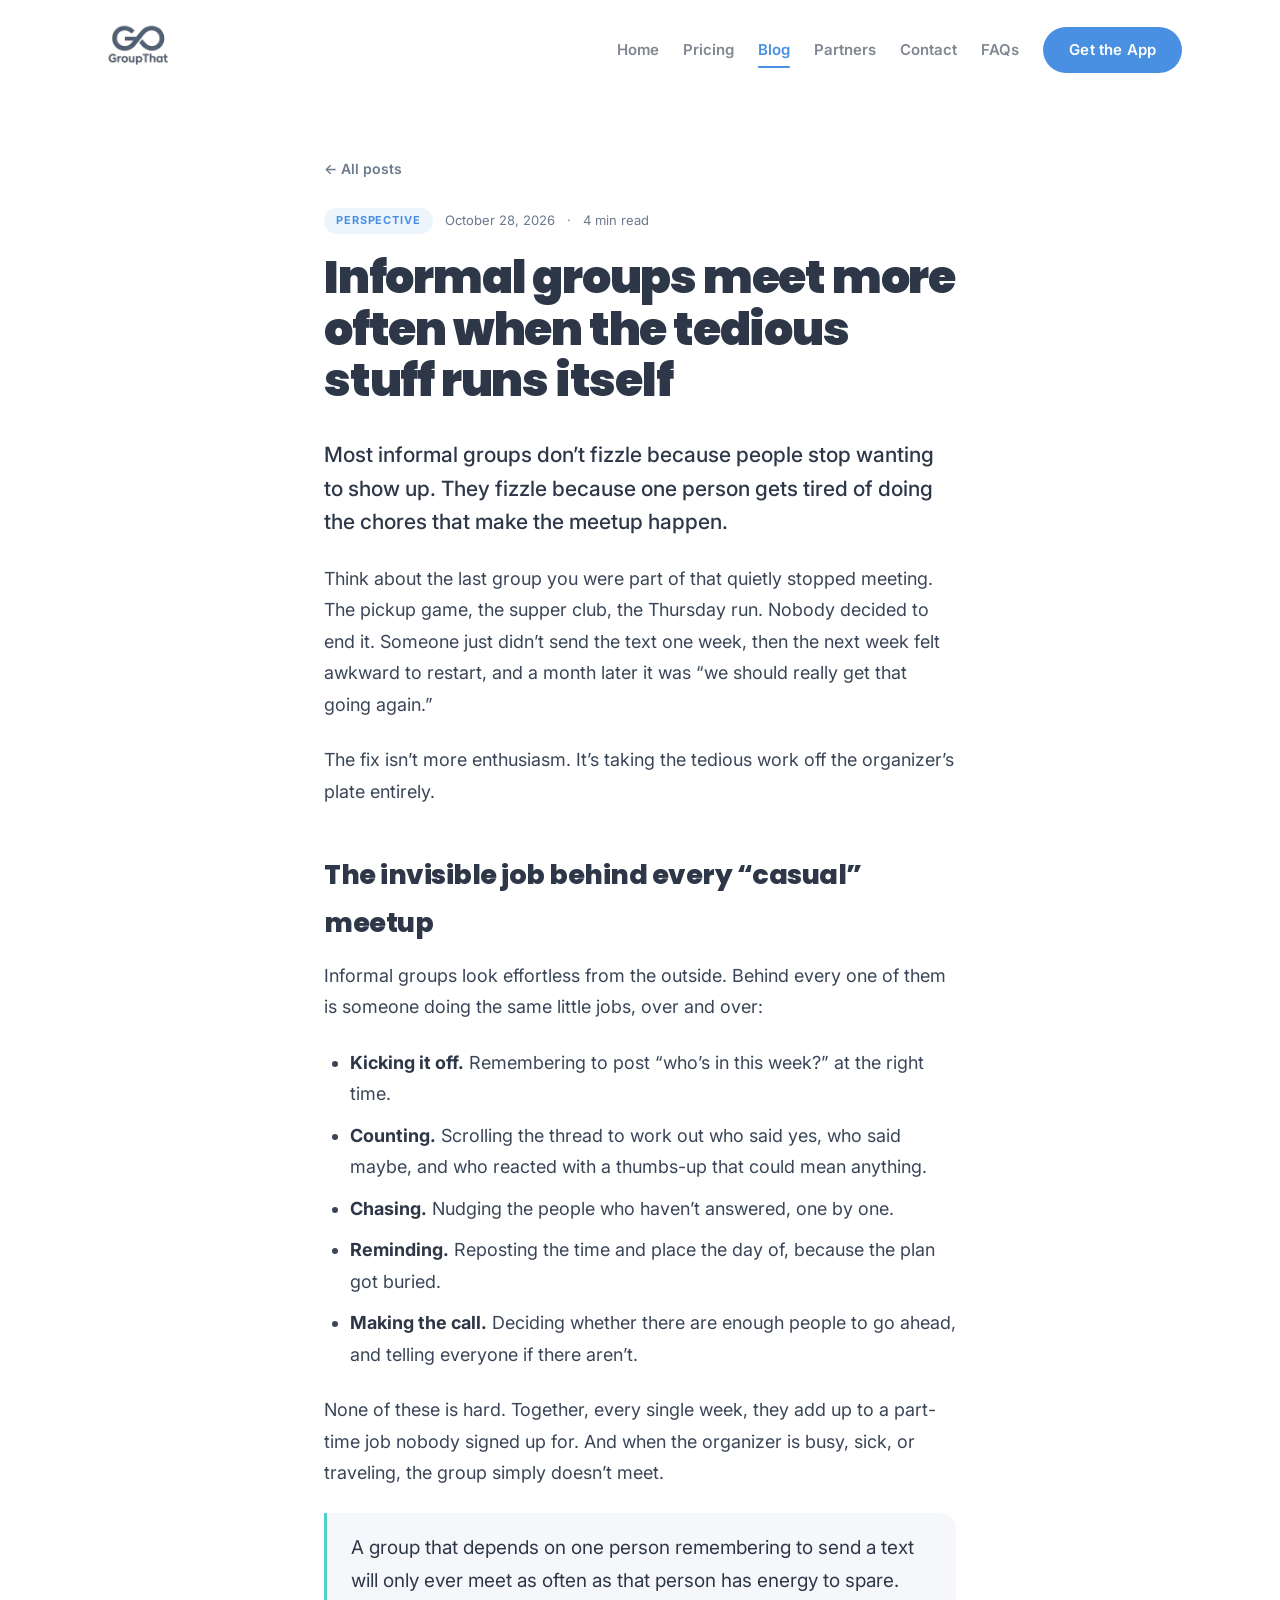
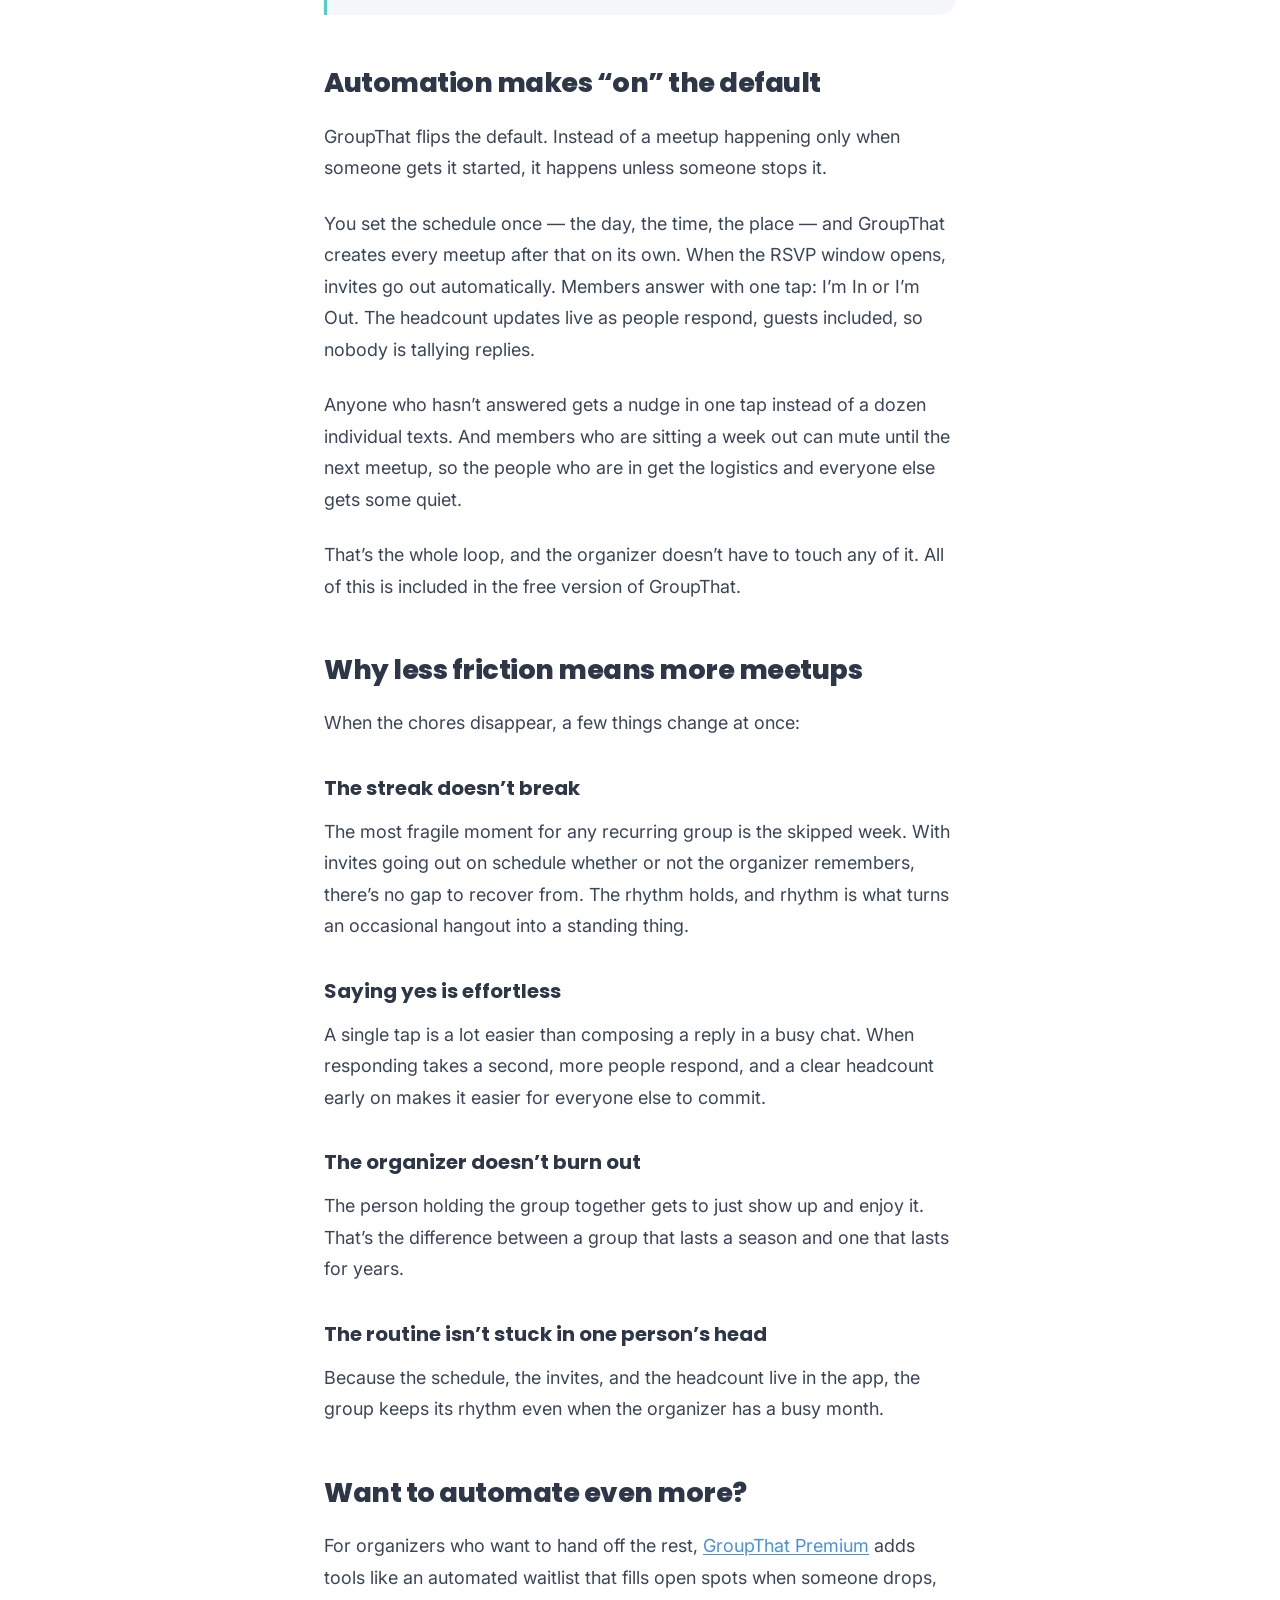
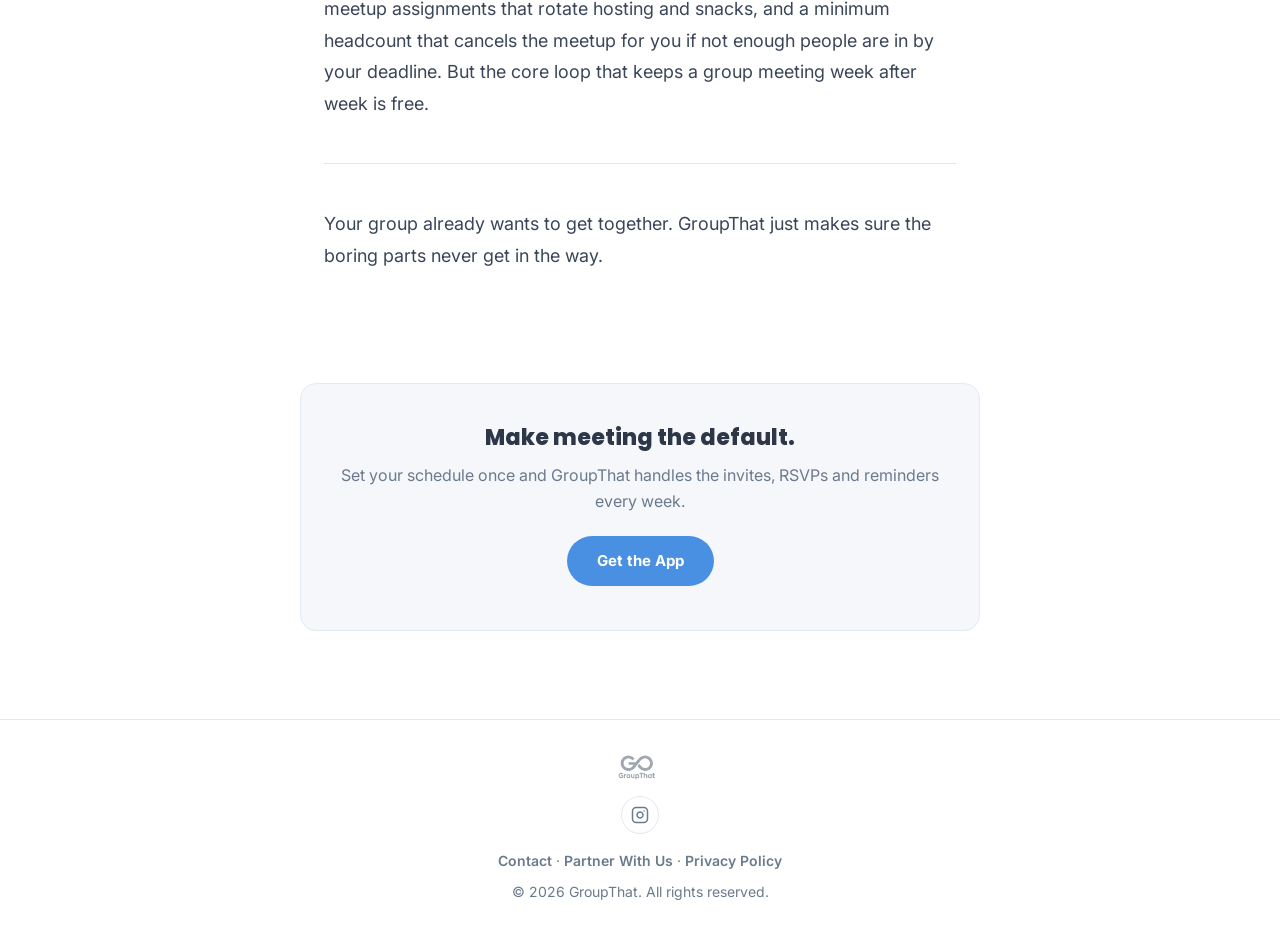
<file: blog/groups-meet-more-often.html>
<!DOCTYPE html>
<html lang="en">
<head>
  <meta charset="UTF-8">
  <link rel="icon" type="image/png" href="[data-uri]">
  <meta name="viewport" content="width=device-width, initial-scale=1.0">
  <title>Informal groups meet more often when the tedious stuff runs itself — GroupThat</title>
  <meta name="description" content="Most casual groups fizzle because the organizer gets tired of the chores. GroupThat automates the invites, RSVPs, reminders and headcount, so meeting becomes the default.">
  <style>
    @import url('https://fonts.googleapis.com/css2?family=Inter:wght@400;500;600;700;800;900&family=Poppins:wght@400;500;600;700;800;900&display=swap');

    *, *::before, *::after { box-sizing: border-box; margin: 0; padding: 0; }

    :root {
      --blue:    #4A90E2;
      --mint:    #4FD1C5;
      --coral:   #FF7A6E;
      --gray-lt: #F5F7FA;
      --charcoal:#2D3748;
      --white:   #ffffff;
      --gray-mid:#6B7A8D;
      --radius:  16px;
    }

    body {
      font-family: 'Inter', -apple-system, BlinkMacSystemFont, sans-serif;
      background: var(--white);
      color: var(--charcoal);
      line-height: 1.6;
    }

    /* ── NAV ── */
    nav {
      display: flex;
      align-items: center;
      justify-content: space-between;
      padding: 20px 48px;
      max-width: 1180px;
      margin: 0 auto;
    }
    nav img { height: 52px; }
    .nav-right { display: flex; align-items: center; gap: 24px; }
    .nav-link { font-family: 'Inter', sans-serif; font-size: 15px; font-weight: 600; color: var(--charcoal); text-decoration: none; opacity: 0.6; transition: opacity 0.15s; white-space: nowrap; flex-shrink: 0; }
    .nav-link:hover { opacity: 1; }
    .nav-link.active { opacity: 1; color: var(--blue); }
    .nav-cta {
      background: var(--blue);
      color: var(--white);
      padding: 11px 26px;
      border-radius: 50px;
      font-family: 'Inter', sans-serif;
      font-size: 15px;
      font-weight: 600;
      text-decoration: none;
      letter-spacing: 0.01em;
      transition: background 0.2s, transform 0.15s;
      white-space: nowrap;
      flex-shrink: 0;
    }
    .nav-cta:hover { background: var(--charcoal); transform: translateY(-1px); }
    nav { position: relative; }
    .nav-links { display: flex; align-items: center; gap: 24px; }
    .nav-toggle { display: none; flex-direction: column; justify-content: center; gap: 5px; width: 42px; height: 42px; padding: 9px; background: none; border: 0; cursor: pointer; flex-shrink: 0; }
    .nav-toggle span { display: block; width: 100%; height: 2px; background: var(--charcoal); border-radius: 2px; transition: transform 0.2s, opacity 0.2s; }
    .nav-toggle.open span:nth-child(1) { transform: translateY(7px) rotate(45deg); }
    .nav-toggle.open span:nth-child(2) { opacity: 0; }
    .nav-toggle.open span:nth-child(3) { transform: translateY(-7px) rotate(-45deg); }

    /* ── ARTICLE ── */
    .article {
      max-width: 680px;
      margin: 0 auto;
      padding: 56px 24px 88px;
    }
    .back-link {
      display: inline-block;
      font-size: 14px;
      font-weight: 600;
      color: var(--gray-mid);
      text-decoration: none;
      margin-bottom: 28px;
      transition: color 0.15s;
    }
    .back-link:hover { color: var(--blue); }
    .article-meta {
      display: flex;
      align-items: center;
      gap: 12px;
      font-size: 13px;
      color: var(--gray-mid);
      margin-bottom: 18px;
    }
    .post-tag {
      font-size: 11px;
      font-weight: 700;
      letter-spacing: 0.08em;
      text-transform: uppercase;
      color: var(--blue);
      background: rgba(74,144,226,0.10);
      padding: 4px 12px;
      border-radius: 50px;
    }
    .article h1 {
      font-family: 'Poppins', sans-serif;
      font-size: clamp(30px, 4.5vw, 46px);
      font-weight: 900;
      letter-spacing: -1.2px;
      line-height: 1.12;
      margin-bottom: 32px;
    }

    /* Long-form typography */
    .article-body { font-size: 18px; line-height: 1.75; color: #3a4658; }
    .article-body > p { margin-bottom: 24px; }
    .article-body .lead { font-size: 21px; line-height: 1.6; color: var(--charcoal); font-weight: 500; }
    .article-body h2 {
      font-family: 'Poppins', sans-serif;
      font-size: 27px;
      font-weight: 800;
      letter-spacing: -0.5px;
      color: var(--charcoal);
      margin: 44px 0 14px;
    }
    .article-body h3 {
      font-family: 'Poppins', sans-serif;
      font-size: 20px;
      font-weight: 700;
      color: var(--charcoal);
      margin: 32px 0 10px;
    }
    .article-body ul, .article-body ol { margin: 0 0 24px 26px; }
    .article-body li { margin-bottom: 10px; }
    .article-body a { color: var(--blue); text-decoration: underline; text-underline-offset: 2px; }
    .article-body strong { color: var(--charcoal); font-weight: 700; }
    .article-body blockquote {
      border-left: 3px solid var(--mint);
      background: var(--gray-lt);
      padding: 18px 24px;
      border-radius: 0 var(--radius) var(--radius) 0;
      margin: 0 0 24px;
      font-size: 19px;
      color: var(--charcoal);
    }
    .article-body hr { border: none; border-top: 1px solid #e2e8f2; margin: 44px 0; }

    /* End-of-post CTA */
    .post-cta {
      max-width: 680px;
      margin: 0 auto 88px;
      padding: 36px 40px;
      background: var(--gray-lt);
      border: 1px solid #e2eaf5;
      border-radius: var(--radius);
      text-align: center;
    }
    .post-cta h3 {
      font-family: 'Poppins', sans-serif;
      font-size: 22px;
      font-weight: 800;
      margin-bottom: 8px;
    }
    .post-cta p { color: var(--gray-mid); margin-bottom: 22px; }
    .btn-blue {
      display: inline-block;
      background: var(--blue);
      color: var(--white);
      padding: 13px 30px;
      border-radius: 50px;
      font-size: 15px;
      font-weight: 700;
      text-decoration: none;
      transition: background 0.2s, transform 0.15s;
    }
    .btn-blue:hover { background: var(--charcoal); transform: translateY(-2px); }

    /* ── FOOTER ── */
    footer {
      border-top: 1px solid #e2e8f2;
      padding: 32px 48px;
      text-align: center;
      color: var(--gray-mid);
      font-size: 14px;
    }
    footer img { height: 32px; margin: 0 auto 12px; display: block; opacity: 0.55; }
    .footer-links { margin-bottom: 8px; }
    .footer-links a { color: var(--gray-mid); font-weight: 600; text-decoration: none; transition: color 0.15s; }
    .footer-links a:hover { color: var(--blue); }
    .footer-social {
      display: inline-flex; align-items: center; justify-content: center;
      width: 38px; height: 38px;
      border-radius: 50%;
      border: 1.5px solid #e2e8f2;
      color: var(--gray-mid);
      margin: 0 auto 16px;
      transition: color 0.15s, border-color 0.15s, transform 0.15s;
    }
    .footer-social:hover { color: var(--blue); border-color: var(--blue); transform: translateY(-2px); }

    @media (max-width: 900px) {
      nav { padding: 16px 24px; }
      nav img { height: 42px; }
      .nav-right { gap: 12px; }
      .nav-toggle { display: flex; }
      .nav-links {
        position: absolute; top: calc(100% + 10px); right: 20px;
        flex-direction: column; align-items: stretch; gap: 2px;
        background: var(--white); border-radius: 14px;
        box-shadow: 0 12px 32px rgba(0,0,0,0.14);
        padding: 8px; min-width: 180px; display: none; z-index: 200;
      }
      .nav-links.open { display: flex; }
      .nav-link { opacity: 1; padding: 12px 16px; border-radius: 8px; }
      .nav-link:hover { opacity: 1; background: rgba(0,0,0,0.05); }
      .article { padding: 40px 24px 64px; }
      .article-body { font-size: 17px; }
      .post-cta { margin: 0 24px 64px; padding: 30px 26px; }
      footer { padding: 28px 24px; }
    }
    @media (prefers-reduced-motion: reduce) { * { transition: none !important; } }
  </style>
  <link rel="stylesheet" href="../assets/motion.css">
  <script src="../assets/motion.js"></script>
</head>
<body>

<!-- NAV -->
<nav>
  <a href="../index.html"><img src="../assets/logo.png" alt="GroupThat"></a>
  <div class="nav-right">
    <div class="nav-links" id="navMenu">
    <a href="../index.html" class="nav-link">Home</a>
    <a href="../pricing.html" class="nav-link">Pricing</a>
    <a href="index.html" class="nav-link active">Blog</a>
    <a href="../partner.html" class="nav-link">Partners</a>
    <a href="../contact.html" class="nav-link">Contact</a>
    <a href="../faq.html" class="nav-link">FAQs</a>
    </div>
    <a href="https://apps.apple.com/us/app/groupthat/id6756112941" class="nav-cta">Get the App</a>
    <button class="nav-toggle" aria-label="Menu" aria-expanded="false" aria-controls="navMenu">
      <span></span><span></span><span></span>
    </button>
  </div>
</nav>

<!-- ARTICLE -->
<article class="article">
  <a href="index.html" class="back-link">← All posts</a>

  <div class="article-meta">
    <span class="post-tag">Perspective</span>
    <span>October 28, 2026</span>
    <span>·</span>
    <span>4 min read</span>
  </div>

  <h1>Informal groups meet more often when the tedious stuff runs itself</h1>

  <div class="article-body">
    <p class="lead">Most informal groups don&rsquo;t fizzle because people stop wanting to show up. They fizzle because one person gets tired of doing the chores that make the meetup happen.</p>

    <p>Think about the last group you were part of that quietly stopped meeting. The pickup game, the supper club, the Thursday run. Nobody decided to end it. Someone just didn&rsquo;t send the text one week, then the next week felt awkward to restart, and a month later it was &ldquo;we should really get that going again.&rdquo;</p>

    <p>The fix isn&rsquo;t more enthusiasm. It&rsquo;s taking the tedious work off the organizer&rsquo;s plate entirely.</p>

    <h2>The invisible job behind every &ldquo;casual&rdquo; meetup</h2>
    <p>Informal groups look effortless from the outside. Behind every one of them is someone doing the same little jobs, over and over:</p>
    <ul>
      <li><strong>Kicking it off.</strong> Remembering to post &ldquo;who&rsquo;s in this week?&rdquo; at the right time.</li>
      <li><strong>Counting.</strong> Scrolling the thread to work out who said yes, who said maybe, and who reacted with a thumbs-up that could mean anything.</li>
      <li><strong>Chasing.</strong> Nudging the people who haven&rsquo;t answered, one by one.</li>
      <li><strong>Reminding.</strong> Reposting the time and place the day of, because the plan got buried.</li>
      <li><strong>Making the call.</strong> Deciding whether there are enough people to go ahead, and telling everyone if there aren&rsquo;t.</li>
    </ul>
    <p>None of these is hard. Together, every single week, they add up to a part-time job nobody signed up for. And when the organizer is busy, sick, or traveling, the group simply doesn&rsquo;t meet.</p>

    <blockquote>A group that depends on one person remembering to send a text will only ever meet as often as that person has energy to spare.</blockquote>

    <h2>Automation makes &ldquo;on&rdquo; the default</h2>
    <p>GroupThat flips the default. Instead of a meetup happening only when someone gets it started, it happens unless someone stops it.</p>
    <p>You set the schedule once &mdash; the day, the time, the place &mdash; and GroupThat creates every meetup after that on its own. When the RSVP window opens, invites go out automatically. Members answer with one tap: I&rsquo;m In or I&rsquo;m Out. The headcount updates live as people respond, guests included, so nobody is tallying replies.</p>
    <p>Anyone who hasn&rsquo;t answered gets a nudge in one tap instead of a dozen individual texts. And members who are sitting a week out can mute until the next meetup, so the people who are in get the logistics and everyone else gets some quiet.</p>
    <p>That&rsquo;s the whole loop, and the organizer doesn&rsquo;t have to touch any of it. All of this is included in the free version of GroupThat.</p>

    <h2>Why less friction means more meetups</h2>
    <p>When the chores disappear, a few things change at once:</p>
    <h3>The streak doesn&rsquo;t break</h3>
    <p>The most fragile moment for any recurring group is the skipped week. With invites going out on schedule whether or not the organizer remembers, there&rsquo;s no gap to recover from. The rhythm holds, and rhythm is what turns an occasional hangout into a standing thing.</p>
    <h3>Saying yes is effortless</h3>
    <p>A single tap is a lot easier than composing a reply in a busy chat. When responding takes a second, more people respond, and a clear headcount early on makes it easier for everyone else to commit.</p>
    <h3>The organizer doesn&rsquo;t burn out</h3>
    <p>The person holding the group together gets to just show up and enjoy it. That&rsquo;s the difference between a group that lasts a season and one that lasts for years.</p>
    <h3>The routine isn&rsquo;t stuck in one person&rsquo;s head</h3>
    <p>Because the schedule, the invites, and the headcount live in the app, the group keeps its rhythm even when the organizer has a busy month.</p>

    <h2>Want to automate even more?</h2>
    <p>For organizers who want to hand off the rest, <a href="../pricing.html">GroupThat Premium</a> adds tools like an automated waitlist that fills open spots when someone drops, meetup assignments that rotate hosting and snacks, and a minimum headcount that cancels the meetup for you if not enough people are in by your deadline. But the core loop that keeps a group meeting week after week is free.</p>

    <hr>

    <p>Your group already wants to get together. GroupThat just makes sure the boring parts never get in the way.</p>
  </div>
</article>

<!-- END CTA -->
<div class="post-cta">
  <h3>Make meeting the default.</h3>
  <p>Set your schedule once and GroupThat handles the invites, RSVPs and reminders every week.</p>
  <a href="https://apps.apple.com/us/app/groupthat/id6756112941" class="btn-blue">Get the App</a>
</div>

<footer>
  <img src="../assets/logo.png" alt="GroupThat">
  <a class="footer-social" href="https://www.instagram.com/groupthatapp" target="_blank" rel="noopener" aria-label="GroupThat on Instagram">
    <svg width="18" height="18" viewBox="0 0 24 24" fill="none" stroke="currentColor" stroke-width="2" stroke-linecap="round" stroke-linejoin="round"><rect x="2" y="2" width="20" height="20" rx="5"/><path d="M16 11.37A4 4 0 1 1 12.63 8 4 4 0 0 1 16 11.37z"/><line x1="17.5" y1="6.5" x2="17.51" y2="6.5"/></svg>
  </a>
  <div class="footer-links"><a href="../contact.html">Contact</a> &middot; <a href="../partner.html">Partner With Us</a> &middot; <a href="/privacy-policy/">Privacy Policy</a></div>
  <p>&copy; 2026 GroupThat. All rights reserved.</p>
</footer>

<script>
  document.querySelectorAll('.nav-toggle').forEach(function (btn) {
    var menu = btn.parentElement.querySelector('.nav-links');
    if (!menu) return;
    btn.addEventListener('click', function () {
      var open = menu.classList.toggle('open');
      btn.classList.toggle('open', open);
      btn.setAttribute('aria-expanded', String(open));
    });
    document.addEventListener('click', function (e) {
      if (!btn.parentElement.contains(e.target)) {
        menu.classList.remove('open');
        btn.classList.remove('open');
        btn.setAttribute('aria-expanded', 'false');
      }
    });
  });
</script>
</body>
</html>
</file>
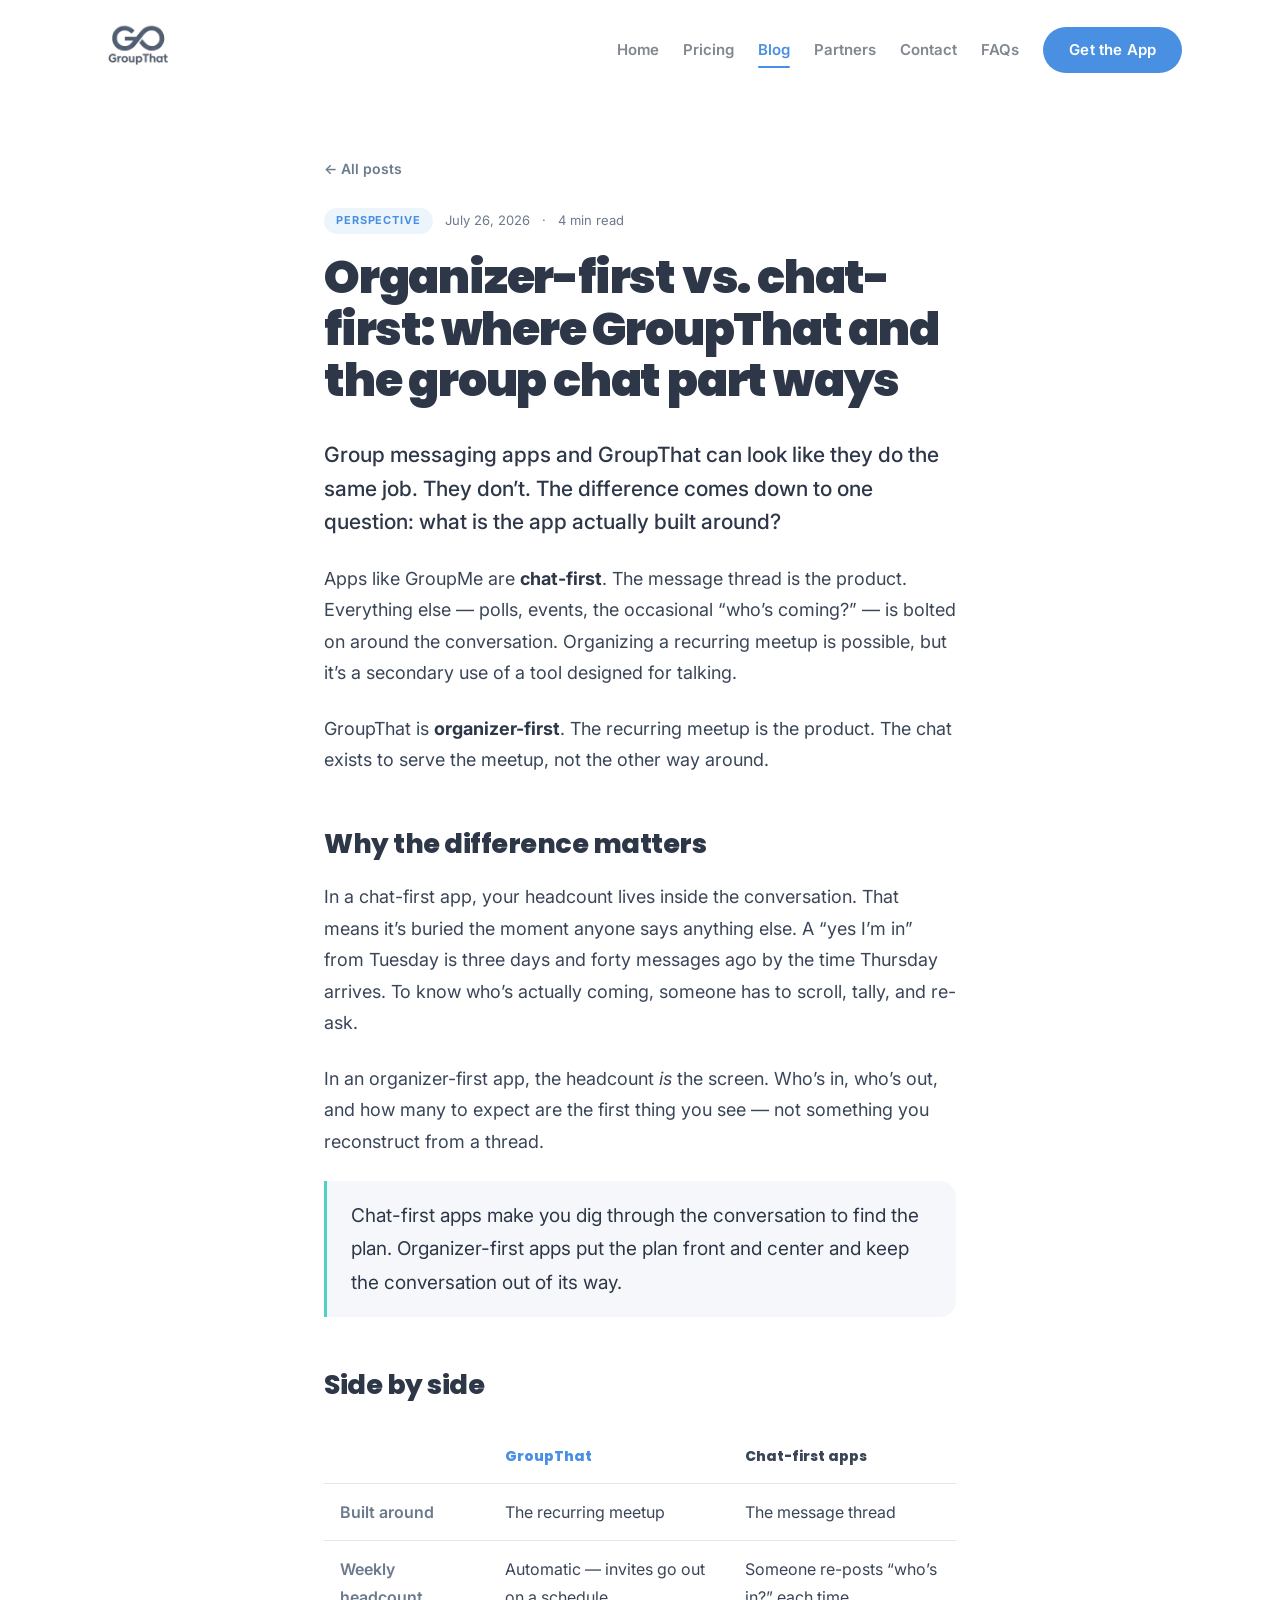
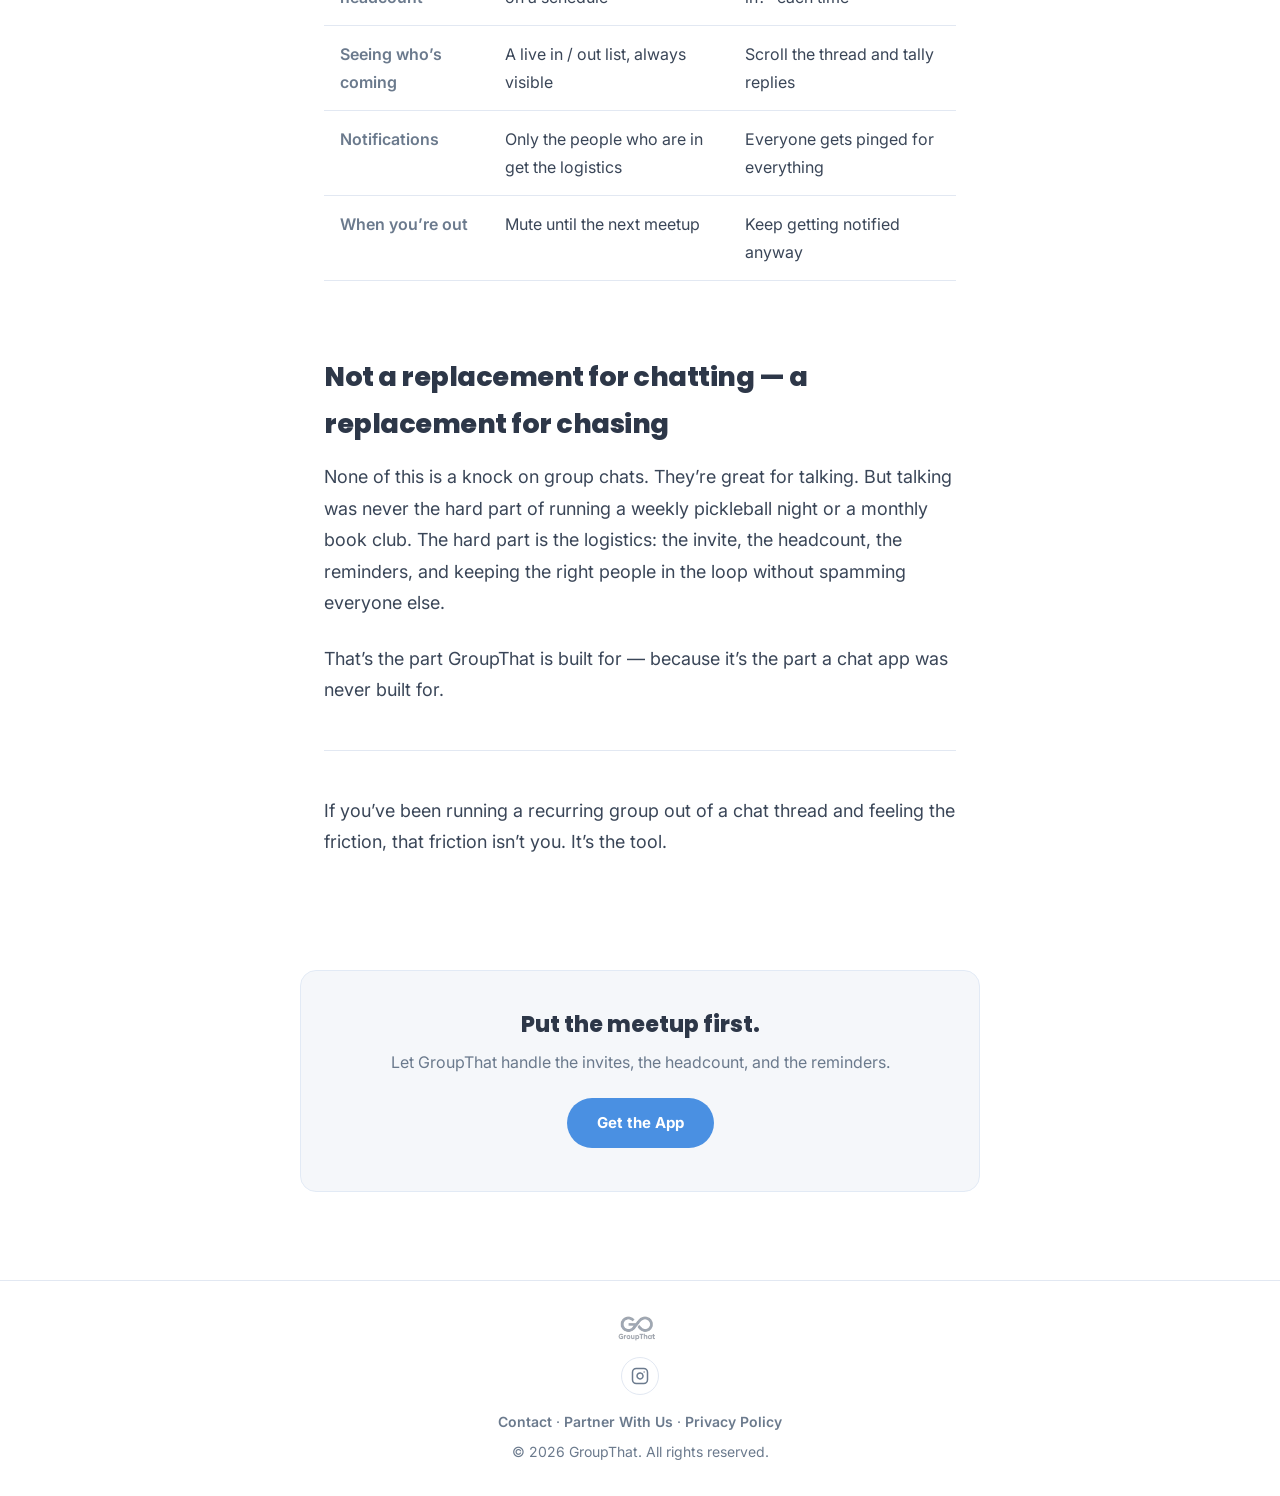
<file: blog/vs-group-chat.html>
<!DOCTYPE html>
<html lang="en">
<head>
  <meta charset="UTF-8">
  <link rel="icon" type="image/png" href="[data-uri]">
  <meta name="viewport" content="width=device-width, initial-scale=1.0">
  <title>Organizer-first vs. chat-first: GroupThat and the group chat — GroupThat</title>
  <meta name="description" content="Apps like GroupMe are chat-first, with meetups bolted on as an afterthought. GroupThat flips it: the recurring meetup comes first, and the chat serves it.">
  <style>
    @import url('https://fonts.googleapis.com/css2?family=Inter:wght@400;500;600;700;800;900&family=Poppins:wght@400;500;600;700;800;900&display=swap');

    *, *::before, *::after { box-sizing: border-box; margin: 0; padding: 0; }

    :root {
      --blue:    #4A90E2;
      --mint:    #4FD1C5;
      --coral:   #FF7A6E;
      --gray-lt: #F5F7FA;
      --charcoal:#2D3748;
      --white:   #ffffff;
      --gray-mid:#6B7A8D;
      --radius:  16px;
    }

    body {
      font-family: 'Inter', -apple-system, BlinkMacSystemFont, sans-serif;
      background: var(--white);
      color: var(--charcoal);
      line-height: 1.6;
    }

    /* ── NAV ── */
    nav {
      display: flex;
      align-items: center;
      justify-content: space-between;
      padding: 20px 48px;
      max-width: 1180px;
      margin: 0 auto;
    }
    nav img { height: 52px; }
    .nav-right { display: flex; align-items: center; gap: 24px; }
    .nav-link { font-family: 'Inter', sans-serif; font-size: 15px; font-weight: 600; color: var(--charcoal); text-decoration: none; opacity: 0.6; transition: opacity 0.15s; white-space: nowrap; flex-shrink: 0; }
    .nav-link:hover { opacity: 1; }
    .nav-link.active { opacity: 1; color: var(--blue); }
    .nav-cta {
      background: var(--blue);
      color: var(--white);
      padding: 11px 26px;
      border-radius: 50px;
      font-family: 'Inter', sans-serif;
      font-size: 15px;
      font-weight: 600;
      text-decoration: none;
      letter-spacing: 0.01em;
      transition: background 0.2s, transform 0.15s;
      white-space: nowrap;
      flex-shrink: 0;
    }
    .nav-cta:hover { background: var(--charcoal); transform: translateY(-1px); }
    nav { position: relative; }
    .nav-links { display: flex; align-items: center; gap: 24px; }
    .nav-toggle { display: none; flex-direction: column; justify-content: center; gap: 5px; width: 42px; height: 42px; padding: 9px; background: none; border: 0; cursor: pointer; flex-shrink: 0; }
    .nav-toggle span { display: block; width: 100%; height: 2px; background: var(--charcoal); border-radius: 2px; transition: transform 0.2s, opacity 0.2s; }
    .nav-toggle.open span:nth-child(1) { transform: translateY(7px) rotate(45deg); }
    .nav-toggle.open span:nth-child(2) { opacity: 0; }
    .nav-toggle.open span:nth-child(3) { transform: translateY(-7px) rotate(-45deg); }

    /* ── ARTICLE ── */
    .article {
      max-width: 680px;
      margin: 0 auto;
      padding: 56px 24px 88px;
    }
    .back-link {
      display: inline-block;
      font-size: 14px;
      font-weight: 600;
      color: var(--gray-mid);
      text-decoration: none;
      margin-bottom: 28px;
      transition: color 0.15s;
    }
    .back-link:hover { color: var(--blue); }
    .article-meta {
      display: flex;
      align-items: center;
      gap: 12px;
      font-size: 13px;
      color: var(--gray-mid);
      margin-bottom: 18px;
    }
    .post-tag {
      font-size: 11px;
      font-weight: 700;
      letter-spacing: 0.08em;
      text-transform: uppercase;
      color: var(--blue);
      background: rgba(74,144,226,0.10);
      padding: 4px 12px;
      border-radius: 50px;
    }
    .article h1 {
      font-family: 'Poppins', sans-serif;
      font-size: clamp(30px, 4.5vw, 46px);
      font-weight: 900;
      letter-spacing: -1.2px;
      line-height: 1.12;
      margin-bottom: 32px;
    }

    /* Long-form typography */
    .article-body { font-size: 18px; line-height: 1.75; color: #3a4658; }
    .article-body > p { margin-bottom: 24px; }
    .article-body .lead { font-size: 21px; line-height: 1.6; color: var(--charcoal); font-weight: 500; }
    .article-body h2 {
      font-family: 'Poppins', sans-serif;
      font-size: 27px;
      font-weight: 800;
      letter-spacing: -0.5px;
      color: var(--charcoal);
      margin: 44px 0 14px;
    }
    .article-body h3 {
      font-family: 'Poppins', sans-serif;
      font-size: 20px;
      font-weight: 700;
      color: var(--charcoal);
      margin: 32px 0 10px;
    }
    .article-body ul, .article-body ol { margin: 0 0 24px 26px; }
    .article-body li { margin-bottom: 10px; }
    .article-body a { color: var(--blue); text-decoration: underline; text-underline-offset: 2px; }
    .article-body strong { color: var(--charcoal); font-weight: 700; }
    .article-body blockquote {
      border-left: 3px solid var(--mint);
      background: var(--gray-lt);
      padding: 18px 24px;
      border-radius: 0 var(--radius) var(--radius) 0;
      margin: 0 0 24px;
      font-size: 19px;
      color: var(--charcoal);
    }
    .article-body hr { border: none; border-top: 1px solid #e2e8f2; margin: 44px 0; }

    /* Comparison table */
    .compare {
      width: 100%;
      border-collapse: collapse;
      margin: 8px 0 28px;
      font-size: 16px;
    }
    .compare th, .compare td {
      text-align: left;
      padding: 14px 16px;
      border-bottom: 1px solid #e2e8f2;
      vertical-align: top;
    }
    .compare thead th {
      font-family: 'Poppins', sans-serif;
      font-size: 14px;
      font-weight: 800;
    }
    .compare thead th:nth-child(2) { color: var(--blue); }
    .compare tbody td:first-child { color: var(--gray-mid); font-weight: 600; }
    .compare-wrap { overflow-x: auto; }

    /* End-of-post CTA */
    .post-cta {
      max-width: 680px;
      margin: 0 auto 88px;
      padding: 36px 40px;
      background: var(--gray-lt);
      border: 1px solid #e2eaf5;
      border-radius: var(--radius);
      text-align: center;
    }
    .post-cta h3 {
      font-family: 'Poppins', sans-serif;
      font-size: 22px;
      font-weight: 800;
      margin-bottom: 8px;
    }
    .post-cta p { color: var(--gray-mid); margin-bottom: 22px; }
    .btn-blue {
      display: inline-block;
      background: var(--blue);
      color: var(--white);
      padding: 13px 30px;
      border-radius: 50px;
      font-size: 15px;
      font-weight: 700;
      text-decoration: none;
      transition: background 0.2s, transform 0.15s;
    }
    .btn-blue:hover { background: var(--charcoal); transform: translateY(-2px); }

    /* ── FOOTER ── */
    footer {
      border-top: 1px solid #e2e8f2;
      padding: 32px 48px;
      text-align: center;
      color: var(--gray-mid);
      font-size: 14px;
    }
    footer img { height: 32px; margin: 0 auto 12px; display: block; opacity: 0.55; }
    .footer-links { margin-bottom: 8px; }
    .footer-links a { color: var(--gray-mid); font-weight: 600; text-decoration: none; transition: color 0.15s; }
    .footer-links a:hover { color: var(--blue); }
    .footer-social {
      display: inline-flex; align-items: center; justify-content: center;
      width: 38px; height: 38px;
      border-radius: 50%;
      border: 1.5px solid #e2e8f2;
      color: var(--gray-mid);
      margin: 0 auto 16px;
      transition: color 0.15s, border-color 0.15s, transform 0.15s;
    }
    .footer-social:hover { color: var(--blue); border-color: var(--blue); transform: translateY(-2px); }

    @media (max-width: 900px) {
      nav { padding: 16px 24px; }
      nav img { height: 42px; }
      .nav-right { gap: 12px; }
      .nav-toggle { display: flex; }
      .nav-links {
        position: absolute; top: calc(100% + 10px); right: 20px;
        flex-direction: column; align-items: stretch; gap: 2px;
        background: var(--white); border-radius: 14px;
        box-shadow: 0 12px 32px rgba(0,0,0,0.14);
        padding: 8px; min-width: 180px; display: none; z-index: 200;
      }
      .nav-links.open { display: flex; }
      .nav-link { opacity: 1; padding: 12px 16px; border-radius: 8px; }
      .nav-link:hover { opacity: 1; background: rgba(0,0,0,0.05); }
      .article { padding: 40px 24px 64px; }
      .article-body { font-size: 17px; }
      .post-cta { margin: 0 24px 64px; padding: 30px 26px; }
      footer { padding: 28px 24px; }
    }
    @media (prefers-reduced-motion: reduce) { * { transition: none !important; } }
  </style>
  <link rel="stylesheet" href="../assets/motion.css">
  <script src="../assets/motion.js"></script>
</head>
<body>

<!-- NAV -->
<nav>
  <a href="../index.html"><img src="../assets/logo.png" alt="GroupThat"></a>
  <div class="nav-right">
    <div class="nav-links" id="navMenu">
    <a href="../index.html" class="nav-link">Home</a>
    <a href="../pricing.html" class="nav-link">Pricing</a>
    <a href="index.html" class="nav-link active">Blog</a>
    <a href="../partner.html" class="nav-link">Partners</a>
    <a href="../contact.html" class="nav-link">Contact</a>
    <a href="../faq.html" class="nav-link">FAQs</a>
    </div>
    <a href="https://apps.apple.com/us/app/groupthat/id6756112941" class="nav-cta">Get the App</a>
    <button class="nav-toggle" aria-label="Menu" aria-expanded="false" aria-controls="navMenu">
      <span></span><span></span><span></span>
    </button>
  </div>
</nav>

<!-- ARTICLE -->
<article class="article">
  <a href="index.html" class="back-link">← All posts</a>

  <div class="article-meta">
    <span class="post-tag">Perspective</span>
    <span>July 26, 2026</span>
    <span>·</span>
    <span>4 min read</span>
  </div>

  <h1>Organizer-first vs. chat-first: where GroupThat and the group chat part ways</h1>

  <div class="article-body">
    <p class="lead">Group messaging apps and GroupThat can look like they do the same job. They don&rsquo;t. The difference comes down to one question: what is the app actually built around?</p>

    <p>Apps like GroupMe are <strong>chat-first</strong>. The message thread is the product. Everything else &mdash; polls, events, the occasional &ldquo;who&rsquo;s coming?&rdquo; &mdash; is bolted on around the conversation. Organizing a recurring meetup is possible, but it&rsquo;s a secondary use of a tool designed for talking.</p>

    <p>GroupThat is <strong>organizer-first</strong>. The recurring meetup is the product. The chat exists to serve the meetup, not the other way around.</p>

    <h2>Why the difference matters</h2>

    <p>In a chat-first app, your headcount lives inside the conversation. That means it&rsquo;s buried the moment anyone says anything else. A &ldquo;yes I&rsquo;m in&rdquo; from Tuesday is three days and forty messages ago by the time Thursday arrives. To know who&rsquo;s actually coming, someone has to scroll, tally, and re-ask.</p>

    <p>In an organizer-first app, the headcount <em>is</em> the screen. Who&rsquo;s in, who&rsquo;s out, and how many to expect are the first thing you see &mdash; not something you reconstruct from a thread.</p>

    <blockquote>Chat-first apps make you dig through the conversation to find the plan. Organizer-first apps put the plan front and center and keep the conversation out of its way.</blockquote>

    <h2>Side by side</h2>

    <div class="compare-wrap">
      <table class="compare">
        <thead>
          <tr>
            <th></th>
            <th>GroupThat</th>
            <th>Chat-first apps</th>
          </tr>
        </thead>
        <tbody>
          <tr>
            <td>Built around</td>
            <td>The recurring meetup</td>
            <td>The message thread</td>
          </tr>
          <tr>
            <td>Weekly headcount</td>
            <td>Automatic &mdash; invites go out on a schedule</td>
            <td>Someone re-posts &ldquo;who&rsquo;s in?&rdquo; each time</td>
          </tr>
          <tr>
            <td>Seeing who&rsquo;s coming</td>
            <td>A live in / out list, always visible</td>
            <td>Scroll the thread and tally replies</td>
          </tr>
          <tr>
            <td>Notifications</td>
            <td>Only the people who are in get the logistics</td>
            <td>Everyone gets pinged for everything</td>
          </tr>
          <tr>
            <td>When you&rsquo;re out</td>
            <td>Mute until the next meetup</td>
            <td>Keep getting notified anyway</td>
          </tr>
        </tbody>
      </table>
    </div>

    <h2>Not a replacement for chatting &mdash; a replacement for chasing</h2>

    <p>None of this is a knock on group chats. They&rsquo;re great for talking. But talking was never the hard part of running a weekly pickleball night or a monthly book club. The hard part is the logistics: the invite, the headcount, the reminders, and keeping the right people in the loop without spamming everyone else.</p>

    <p>That&rsquo;s the part GroupThat is built for &mdash; because it&rsquo;s the part a chat app was never built for.</p>

    <hr>

    <p>If you&rsquo;ve been running a recurring group out of a chat thread and feeling the friction, that friction isn&rsquo;t you. It&rsquo;s the tool.</p>
  </div>
</article>

<!-- END CTA -->
<div class="post-cta">
  <h3>Put the meetup first.</h3>
  <p>Let GroupThat handle the invites, the headcount, and the reminders.</p>
  <a href="https://apps.apple.com/us/app/groupthat/id6756112941" class="btn-blue">Get the App</a>
</div>

<footer>
  <img src="../assets/logo.png" alt="GroupThat">
  <a class="footer-social" href="https://www.instagram.com/groupthatapp" target="_blank" rel="noopener" aria-label="GroupThat on Instagram">
    <svg width="18" height="18" viewBox="0 0 24 24" fill="none" stroke="currentColor" stroke-width="2" stroke-linecap="round" stroke-linejoin="round"><rect x="2" y="2" width="20" height="20" rx="5"/><path d="M16 11.37A4 4 0 1 1 12.63 8 4 4 0 0 1 16 11.37z"/><line x1="17.5" y1="6.5" x2="17.51" y2="6.5"/></svg>
  </a>
  <div class="footer-links"><a href="../contact.html">Contact</a> &middot; <a href="../partner.html">Partner With Us</a> &middot; <a href="/privacy-policy/">Privacy Policy</a></div>
  <p>&copy; 2026 GroupThat. All rights reserved.</p>
</footer>

<script>
  document.querySelectorAll('.nav-toggle').forEach(function (btn) {
    var menu = btn.parentElement.querySelector('.nav-links');
    if (!menu) return;
    btn.addEventListener('click', function () {
      var open = menu.classList.toggle('open');
      btn.classList.toggle('open', open);
      btn.setAttribute('aria-expanded', String(open));
    });
    document.addEventListener('click', function (e) {
      if (!btn.parentElement.contains(e.target)) {
        menu.classList.remove('open');
        btn.classList.remove('open');
        btn.setAttribute('aria-expanded', 'false');
      }
    });
  });
</script>
</body>
</html>
</file>
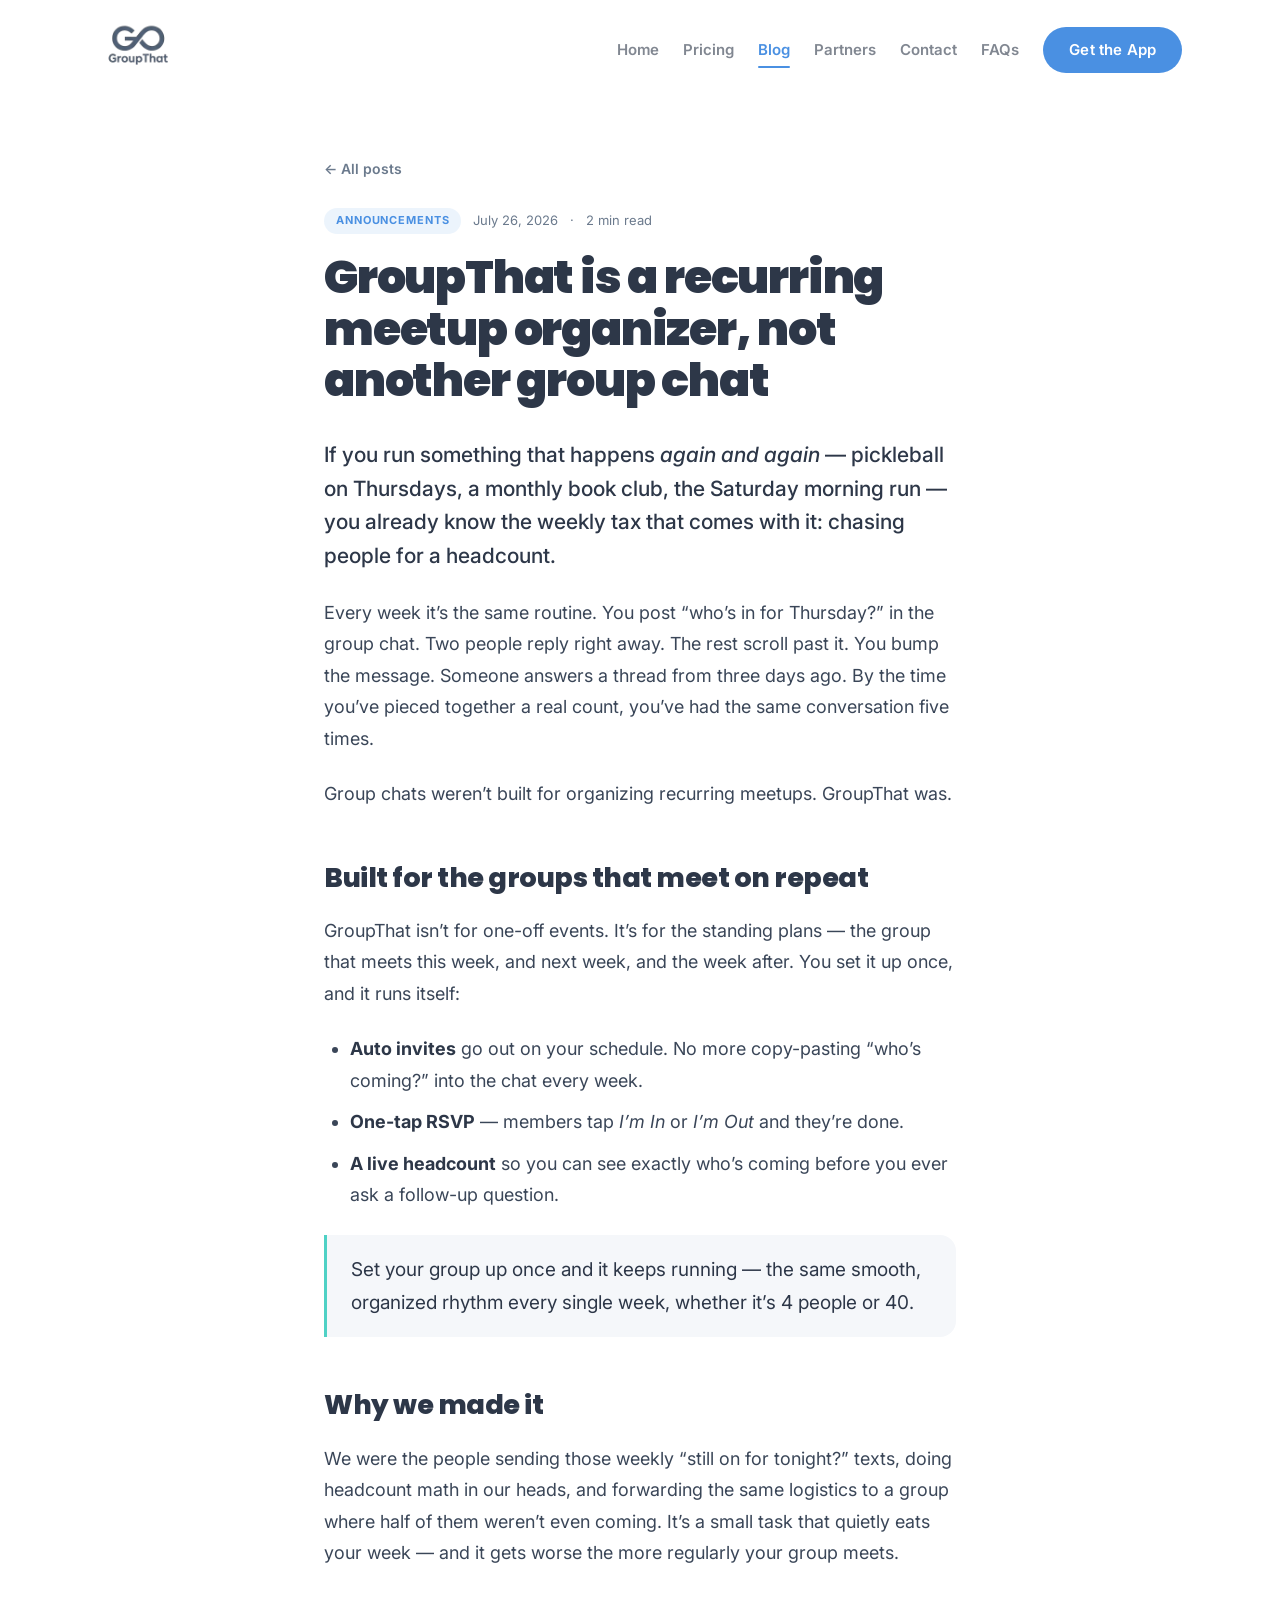
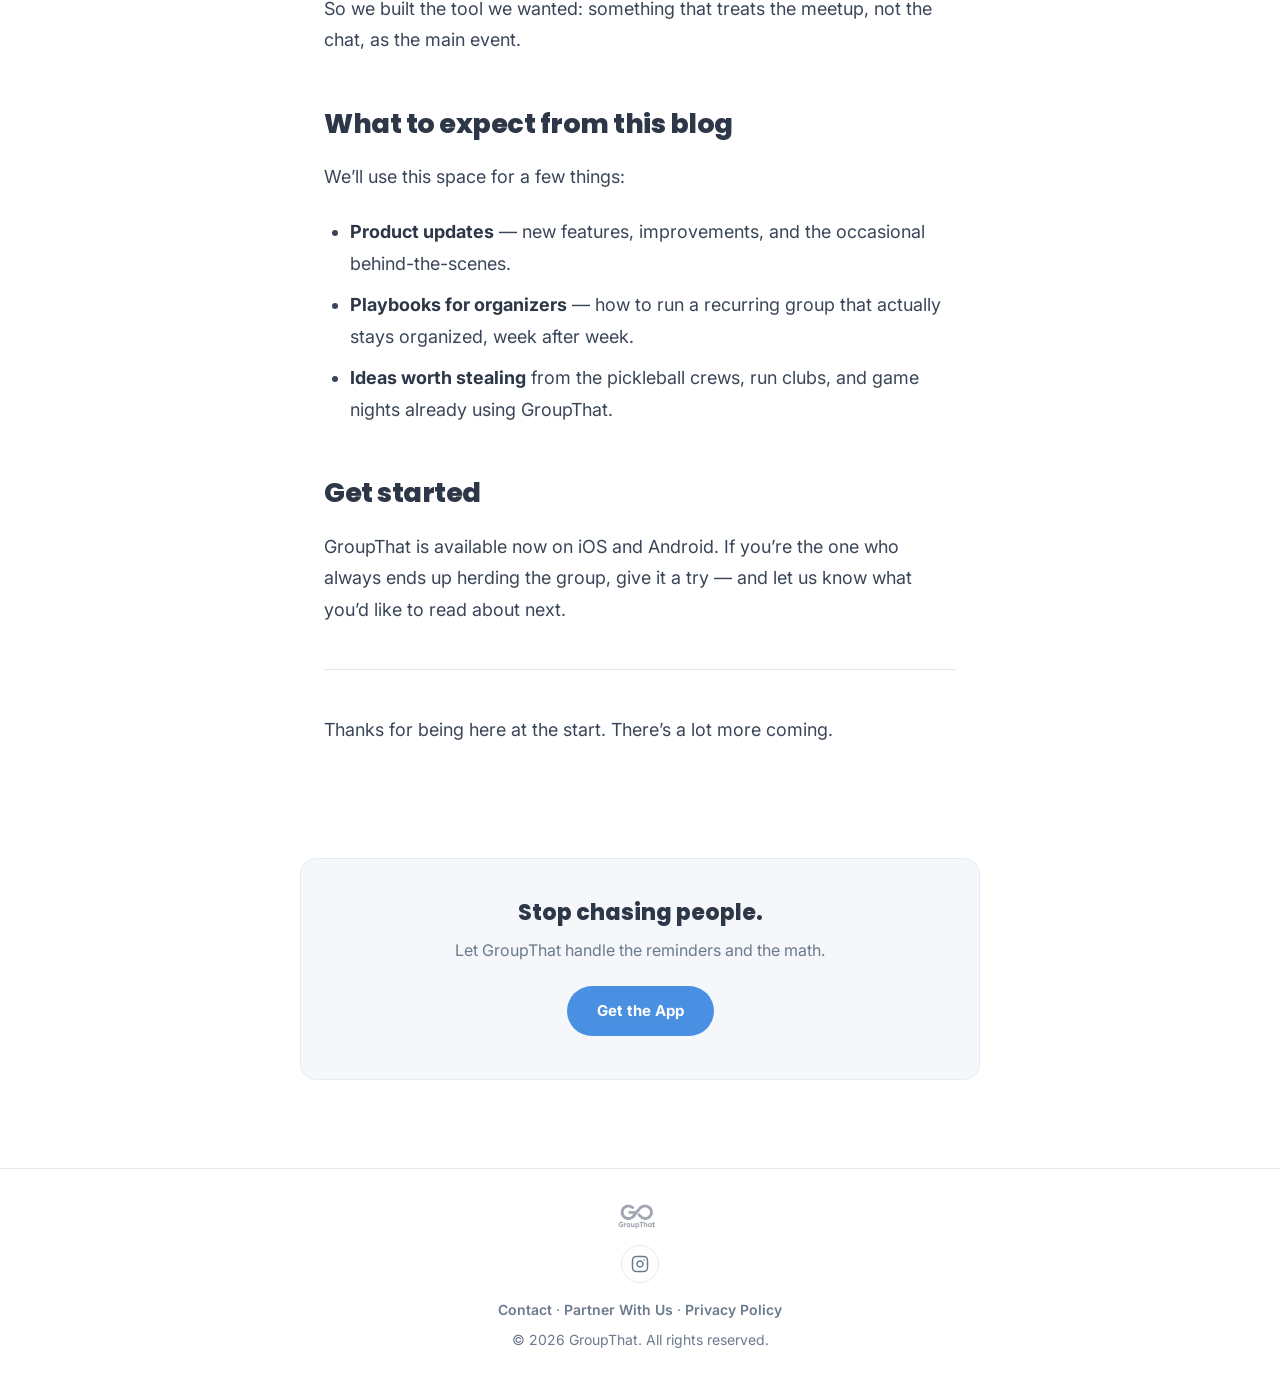
<file: blog/welcome.html>
<!DOCTYPE html>
<html lang="en">
<head>
  <meta charset="UTF-8">
  <link rel="icon" type="image/png" href="[data-uri]">
  <meta name="viewport" content="width=device-width, initial-scale=1.0">
  <title>GroupThat is a recurring meetup organizer, not another group chat — GroupThat</title>
  <meta name="description" content="Why we built GroupThat for the groups that meet again and again — pickleball nights, book clubs, weekly runs — and what you can expect from this blog.">
  <style>
    @import url('https://fonts.googleapis.com/css2?family=Inter:wght@400;500;600;700;800;900&family=Poppins:wght@400;500;600;700;800;900&display=swap');

    *, *::before, *::after { box-sizing: border-box; margin: 0; padding: 0; }

    :root {
      --blue:    #4A90E2;
      --mint:    #4FD1C5;
      --coral:   #FF7A6E;
      --gray-lt: #F5F7FA;
      --charcoal:#2D3748;
      --white:   #ffffff;
      --gray-mid:#6B7A8D;
      --radius:  16px;
    }

    body {
      font-family: 'Inter', -apple-system, BlinkMacSystemFont, sans-serif;
      background: var(--white);
      color: var(--charcoal);
      line-height: 1.6;
    }

    /* ── NAV ── */
    nav {
      display: flex;
      align-items: center;
      justify-content: space-between;
      padding: 20px 48px;
      max-width: 1180px;
      margin: 0 auto;
    }
    nav img { height: 52px; }
    .nav-right { display: flex; align-items: center; gap: 24px; }
    .nav-link { font-family: 'Inter', sans-serif; font-size: 15px; font-weight: 600; color: var(--charcoal); text-decoration: none; opacity: 0.6; transition: opacity 0.15s; white-space: nowrap; flex-shrink: 0; }
    .nav-link:hover { opacity: 1; }
    .nav-link.active { opacity: 1; color: var(--blue); }
    .nav-cta {
      background: var(--blue);
      color: var(--white);
      padding: 11px 26px;
      border-radius: 50px;
      font-family: 'Inter', sans-serif;
      font-size: 15px;
      font-weight: 600;
      text-decoration: none;
      letter-spacing: 0.01em;
      transition: background 0.2s, transform 0.15s;
      white-space: nowrap;
      flex-shrink: 0;
    }
    .nav-cta:hover { background: var(--charcoal); transform: translateY(-1px); }
    nav { position: relative; }
    .nav-links { display: flex; align-items: center; gap: 24px; }
    .nav-toggle { display: none; flex-direction: column; justify-content: center; gap: 5px; width: 42px; height: 42px; padding: 9px; background: none; border: 0; cursor: pointer; flex-shrink: 0; }
    .nav-toggle span { display: block; width: 100%; height: 2px; background: var(--charcoal); border-radius: 2px; transition: transform 0.2s, opacity 0.2s; }
    .nav-toggle.open span:nth-child(1) { transform: translateY(7px) rotate(45deg); }
    .nav-toggle.open span:nth-child(2) { opacity: 0; }
    .nav-toggle.open span:nth-child(3) { transform: translateY(-7px) rotate(-45deg); }

    /* ── ARTICLE ── */
    .article {
      max-width: 680px;
      margin: 0 auto;
      padding: 56px 24px 88px;
    }
    .back-link {
      display: inline-block;
      font-size: 14px;
      font-weight: 600;
      color: var(--gray-mid);
      text-decoration: none;
      margin-bottom: 28px;
      transition: color 0.15s;
    }
    .back-link:hover { color: var(--blue); }
    .article-meta {
      display: flex;
      align-items: center;
      gap: 12px;
      font-size: 13px;
      color: var(--gray-mid);
      margin-bottom: 18px;
    }
    .post-tag {
      font-size: 11px;
      font-weight: 700;
      letter-spacing: 0.08em;
      text-transform: uppercase;
      color: var(--blue);
      background: rgba(74,144,226,0.10);
      padding: 4px 12px;
      border-radius: 50px;
    }
    .article h1 {
      font-family: 'Poppins', sans-serif;
      font-size: clamp(30px, 4.5vw, 46px);
      font-weight: 900;
      letter-spacing: -1.2px;
      line-height: 1.12;
      margin-bottom: 32px;
    }

    /* Long-form typography */
    .article-body { font-size: 18px; line-height: 1.75; color: #3a4658; }
    .article-body > p { margin-bottom: 24px; }
    .article-body .lead { font-size: 21px; line-height: 1.6; color: var(--charcoal); font-weight: 500; }
    .article-body h2 {
      font-family: 'Poppins', sans-serif;
      font-size: 27px;
      font-weight: 800;
      letter-spacing: -0.5px;
      color: var(--charcoal);
      margin: 44px 0 14px;
    }
    .article-body h3 {
      font-family: 'Poppins', sans-serif;
      font-size: 20px;
      font-weight: 700;
      color: var(--charcoal);
      margin: 32px 0 10px;
    }
    .article-body ul, .article-body ol { margin: 0 0 24px 26px; }
    .article-body li { margin-bottom: 10px; }
    .article-body a { color: var(--blue); text-decoration: underline; text-underline-offset: 2px; }
    .article-body strong { color: var(--charcoal); font-weight: 700; }
    .article-body blockquote {
      border-left: 3px solid var(--mint);
      background: var(--gray-lt);
      padding: 18px 24px;
      border-radius: 0 var(--radius) var(--radius) 0;
      margin: 0 0 24px;
      font-size: 19px;
      color: var(--charcoal);
    }
    .article-body hr { border: none; border-top: 1px solid #e2e8f2; margin: 44px 0; }

    /* End-of-post CTA */
    .post-cta {
      max-width: 680px;
      margin: 0 auto 88px;
      padding: 36px 40px;
      background: var(--gray-lt);
      border: 1px solid #e2eaf5;
      border-radius: var(--radius);
      text-align: center;
    }
    .post-cta h3 {
      font-family: 'Poppins', sans-serif;
      font-size: 22px;
      font-weight: 800;
      margin-bottom: 8px;
    }
    .post-cta p { color: var(--gray-mid); margin-bottom: 22px; }
    .btn-blue {
      display: inline-block;
      background: var(--blue);
      color: var(--white);
      padding: 13px 30px;
      border-radius: 50px;
      font-size: 15px;
      font-weight: 700;
      text-decoration: none;
      transition: background 0.2s, transform 0.15s;
    }
    .btn-blue:hover { background: var(--charcoal); transform: translateY(-2px); }

    /* ── FOOTER ── */
    footer {
      border-top: 1px solid #e2e8f2;
      padding: 32px 48px;
      text-align: center;
      color: var(--gray-mid);
      font-size: 14px;
    }
    footer img { height: 32px; margin: 0 auto 12px; display: block; opacity: 0.55; }
    .footer-links { margin-bottom: 8px; }
    .footer-links a { color: var(--gray-mid); font-weight: 600; text-decoration: none; transition: color 0.15s; }
    .footer-links a:hover { color: var(--blue); }
    .footer-social {
      display: inline-flex; align-items: center; justify-content: center;
      width: 38px; height: 38px;
      border-radius: 50%;
      border: 1.5px solid #e2e8f2;
      color: var(--gray-mid);
      margin: 0 auto 16px;
      transition: color 0.15s, border-color 0.15s, transform 0.15s;
    }
    .footer-social:hover { color: var(--blue); border-color: var(--blue); transform: translateY(-2px); }

    @media (max-width: 900px) {
      nav { padding: 16px 24px; }
      nav img { height: 42px; }
      .nav-right { gap: 12px; }
      .nav-toggle { display: flex; }
      .nav-links {
        position: absolute; top: calc(100% + 10px); right: 20px;
        flex-direction: column; align-items: stretch; gap: 2px;
        background: var(--white); border-radius: 14px;
        box-shadow: 0 12px 32px rgba(0,0,0,0.14);
        padding: 8px; min-width: 180px; display: none; z-index: 200;
      }
      .nav-links.open { display: flex; }
      .nav-link { opacity: 1; padding: 12px 16px; border-radius: 8px; }
      .nav-link:hover { opacity: 1; background: rgba(0,0,0,0.05); }
      .article { padding: 40px 24px 64px; }
      .article-body { font-size: 17px; }
      .post-cta { margin: 0 24px 64px; padding: 30px 26px; }
      footer { padding: 28px 24px; }
    }
    @media (prefers-reduced-motion: reduce) { * { transition: none !important; } }
  </style>
  <link rel="stylesheet" href="../assets/motion.css">
  <script src="../assets/motion.js"></script>
</head>
<body>

<!-- NAV -->
<nav>
  <a href="../index.html"><img src="../assets/logo.png" alt="GroupThat"></a>
  <div class="nav-right">
    <div class="nav-links" id="navMenu">
    <a href="../index.html" class="nav-link">Home</a>
    <a href="../pricing.html" class="nav-link">Pricing</a>
    <a href="index.html" class="nav-link active">Blog</a>
    <a href="../partner.html" class="nav-link">Partners</a>
    <a href="../contact.html" class="nav-link">Contact</a>
    <a href="../faq.html" class="nav-link">FAQs</a>
    </div>
    <a href="https://apps.apple.com/us/app/groupthat/id6756112941" class="nav-cta">Get the App</a>
    <button class="nav-toggle" aria-label="Menu" aria-expanded="false" aria-controls="navMenu">
      <span></span><span></span><span></span>
    </button>
  </div>
</nav>

<!-- ARTICLE -->
<article class="article">
  <a href="index.html" class="back-link">← All posts</a>

  <div class="article-meta">
    <span class="post-tag">Announcements</span>
    <span>July 26, 2026</span>
    <span>·</span>
    <span>2 min read</span>
  </div>

  <h1>GroupThat is a recurring meetup organizer, not another group chat</h1>

  <div class="article-body">
    <p class="lead">If you run something that happens <em>again and again</em> &mdash; pickleball on Thursdays, a monthly book club, the Saturday morning run &mdash; you already know the weekly tax that comes with it: chasing people for a headcount.</p>

    <p>Every week it&rsquo;s the same routine. You post &ldquo;who&rsquo;s in for Thursday?&rdquo; in the group chat. Two people reply right away. The rest scroll past it. You bump the message. Someone answers a thread from three days ago. By the time you&rsquo;ve pieced together a real count, you&rsquo;ve had the same conversation five times.</p>

    <p>Group chats weren&rsquo;t built for organizing recurring meetups. GroupThat was.</p>

    <h2>Built for the groups that meet on repeat</h2>

    <p>GroupThat isn&rsquo;t for one-off events. It&rsquo;s for the standing plans &mdash; the group that meets this week, and next week, and the week after. You set it up once, and it runs itself:</p>

    <ul>
      <li><strong>Auto invites</strong> go out on your schedule. No more copy-pasting &ldquo;who&rsquo;s coming?&rdquo; into the chat every week.</li>
      <li><strong>One-tap RSVP</strong> &mdash; members tap <em>I&rsquo;m In</em> or <em>I&rsquo;m Out</em> and they&rsquo;re done.</li>
      <li><strong>A live headcount</strong> so you can see exactly who&rsquo;s coming before you ever ask a follow-up question.</li>
    </ul>

    <blockquote>Set your group up once and it keeps running &mdash; the same smooth, organized rhythm every single week, whether it&rsquo;s 4 people or 40.</blockquote>

    <h2>Why we made it</h2>

    <p>We were the people sending those weekly &ldquo;still on for tonight?&rdquo; texts, doing headcount math in our heads, and forwarding the same logistics to a group where half of them weren&rsquo;t even coming. It&rsquo;s a small task that quietly eats your week &mdash; and it gets worse the more regularly your group meets.</p>

    <p>So we built the tool we wanted: something that treats the meetup, not the chat, as the main event.</p>

    <h2>What to expect from this blog</h2>

    <p>We&rsquo;ll use this space for a few things:</p>

    <ul>
      <li><strong>Product updates</strong> &mdash; new features, improvements, and the occasional behind-the-scenes.</li>
      <li><strong>Playbooks for organizers</strong> &mdash; how to run a recurring group that actually stays organized, week after week.</li>
      <li><strong>Ideas worth stealing</strong> from the pickleball crews, run clubs, and game nights already using GroupThat.</li>
    </ul>

    <h2>Get started</h2>

    <p>GroupThat is available now on iOS and Android. If you&rsquo;re the one who always ends up herding the group, give it a try &mdash; and let us know what you&rsquo;d like to read about next.</p>

    <hr>

    <p>Thanks for being here at the start. There&rsquo;s a lot more coming.</p>
  </div>
</article>

<!-- END CTA -->
<div class="post-cta">
  <h3>Stop chasing people.</h3>
  <p>Let GroupThat handle the reminders and the math.</p>
  <a href="https://apps.apple.com/us/app/groupthat/id6756112941" class="btn-blue">Get the App</a>
</div>

<footer>
  <img src="../assets/logo.png" alt="GroupThat">
  <a class="footer-social" href="https://www.instagram.com/groupthatapp" target="_blank" rel="noopener" aria-label="GroupThat on Instagram">
    <svg width="18" height="18" viewBox="0 0 24 24" fill="none" stroke="currentColor" stroke-width="2" stroke-linecap="round" stroke-linejoin="round"><rect x="2" y="2" width="20" height="20" rx="5"/><path d="M16 11.37A4 4 0 1 1 12.63 8 4 4 0 0 1 16 11.37z"/><line x1="17.5" y1="6.5" x2="17.51" y2="6.5"/></svg>
  </a>
  <div class="footer-links"><a href="../contact.html">Contact</a> &middot; <a href="../partner.html">Partner With Us</a> &middot; <a href="/privacy-policy/">Privacy Policy</a></div>
  <p>&copy; 2026 GroupThat. All rights reserved.</p>
</footer>

<script>
  document.querySelectorAll('.nav-toggle').forEach(function (btn) {
    var menu = btn.parentElement.querySelector('.nav-links');
    if (!menu) return;
    btn.addEventListener('click', function () {
      var open = menu.classList.toggle('open');
      btn.classList.toggle('open', open);
      btn.setAttribute('aria-expanded', String(open));
    });
    document.addEventListener('click', function (e) {
      if (!btn.parentElement.contains(e.target)) {
        menu.classList.remove('open');
        btn.classList.remove('open');
        btn.setAttribute('aria-expanded', 'false');
      }
    });
  });
</script>
</body>
</html>
</file>
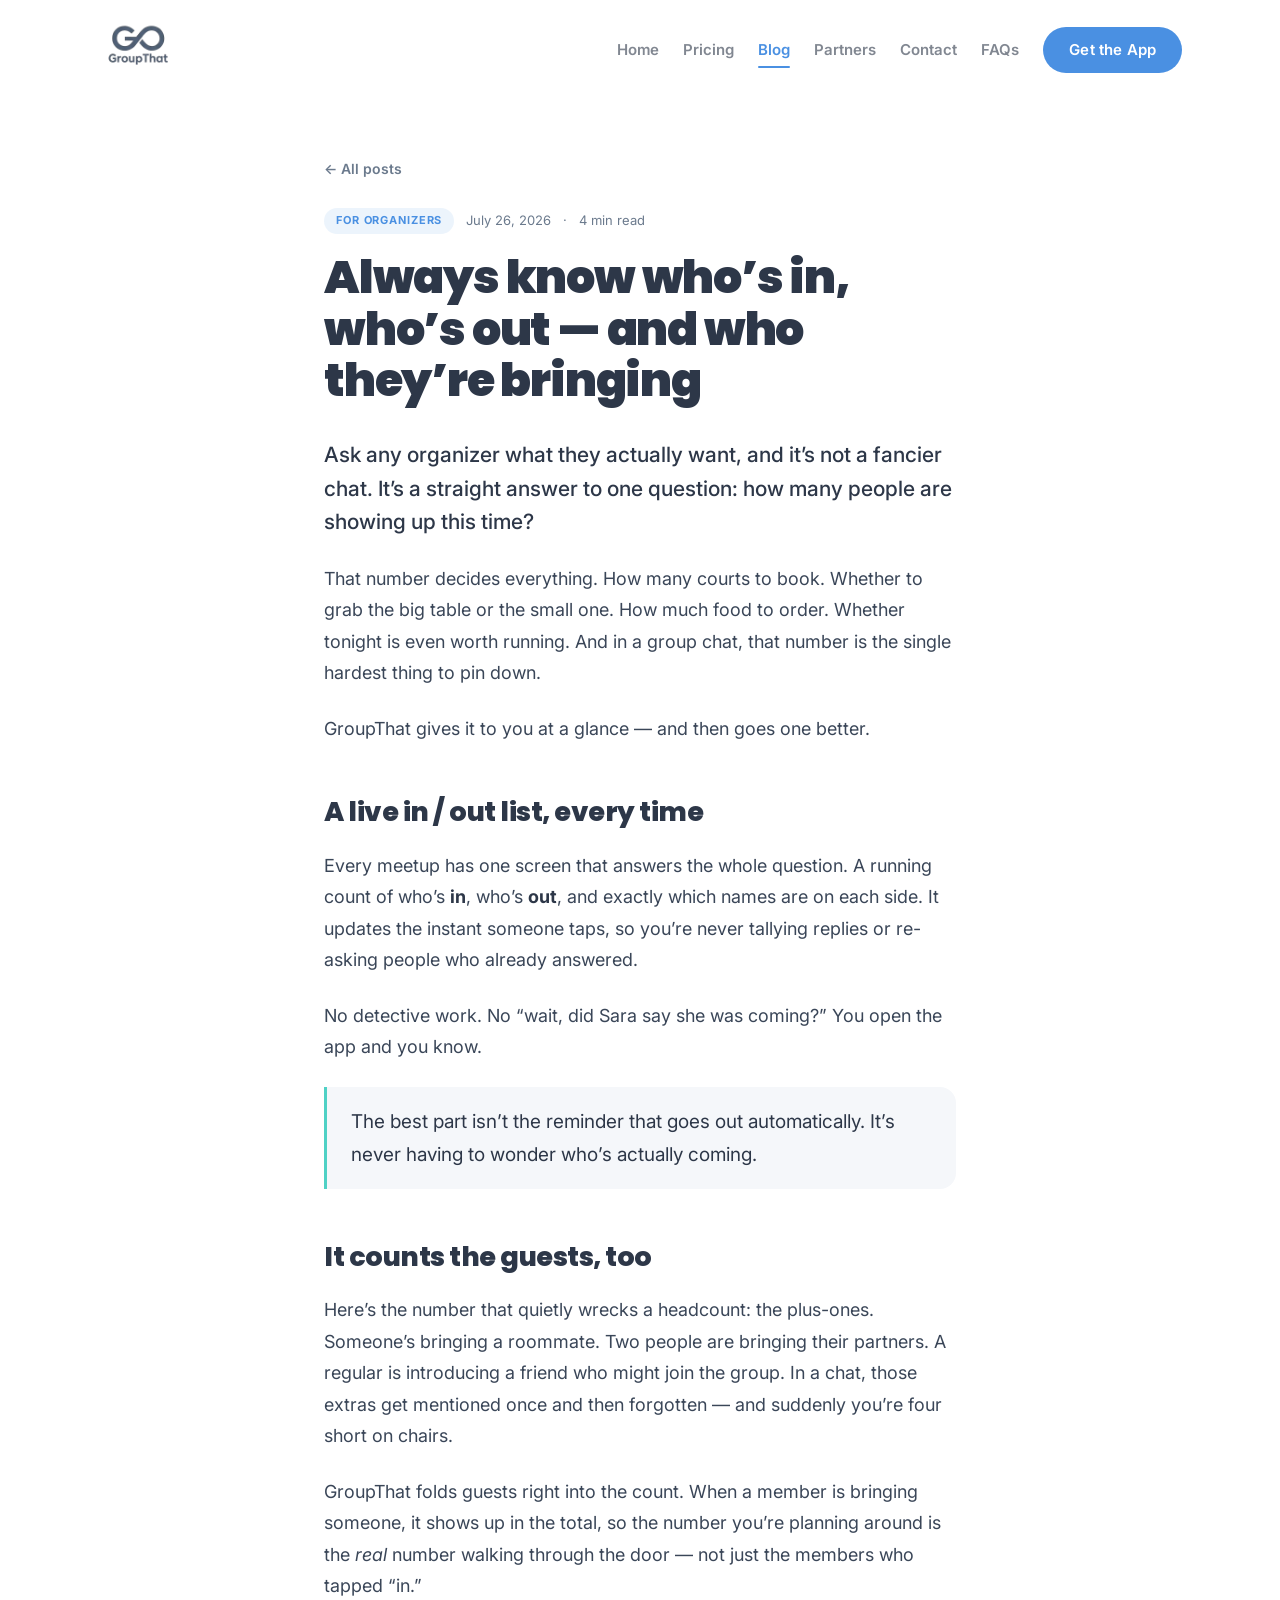
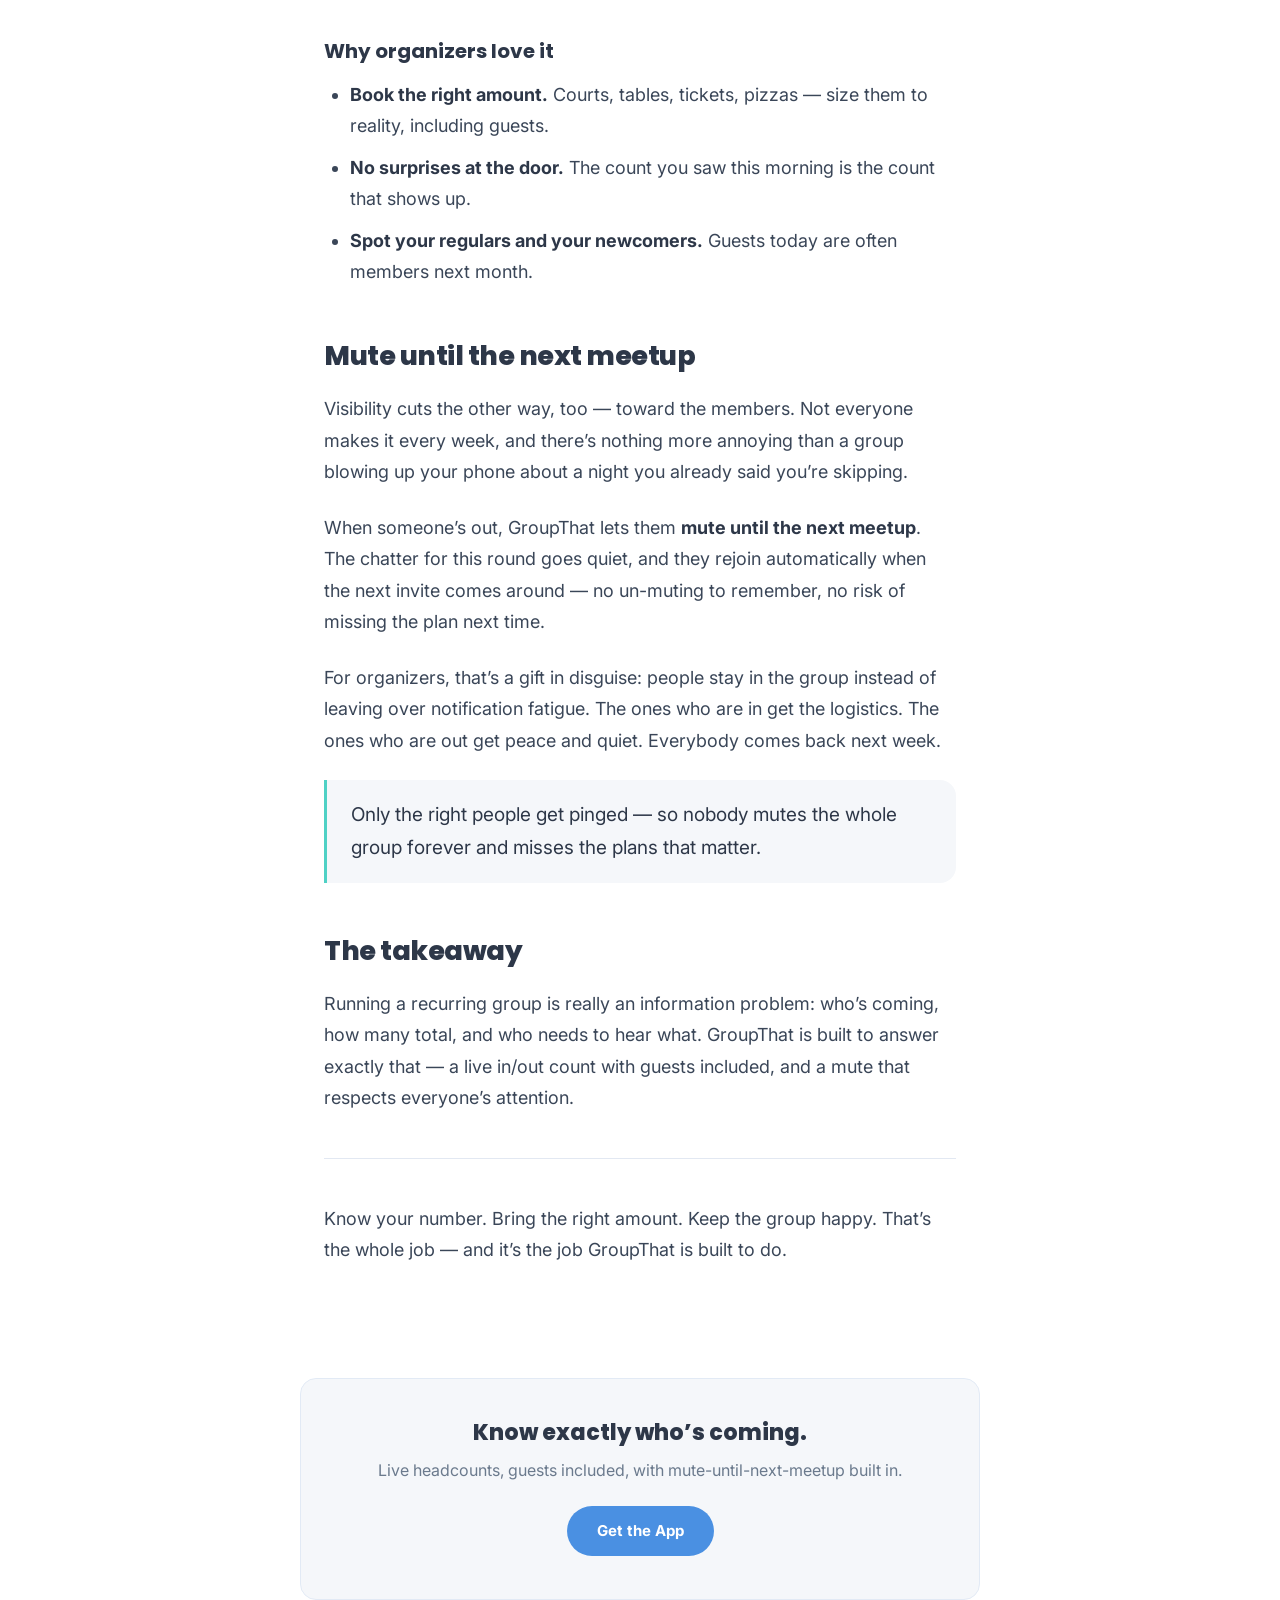
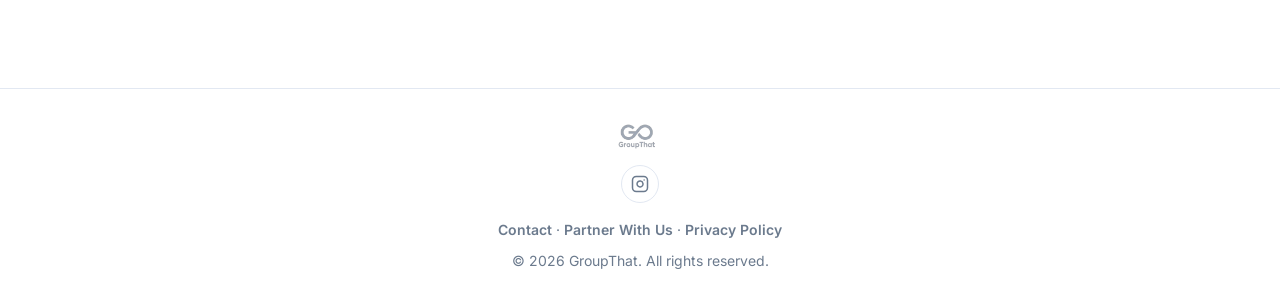
<file: blog/whos-in-whos-out.html>
<!DOCTYPE html>
<html lang="en">
<head>
  <meta charset="UTF-8">
  <link rel="icon" type="image/png" href="[data-uri]">
  <meta name="viewport" content="width=device-width, initial-scale=1.0">
  <title>Always know who's in, who's out — and who they're bringing — GroupThat</title>
  <meta name="description" content="The organizer superpower: a live in/out list for every meetup, guest counts included, plus mute-until-next-meetup so members only hear from you when it matters.">
  <style>
    @import url('https://fonts.googleapis.com/css2?family=Inter:wght@400;500;600;700;800;900&family=Poppins:wght@400;500;600;700;800;900&display=swap');

    *, *::before, *::after { box-sizing: border-box; margin: 0; padding: 0; }

    :root {
      --blue:    #4A90E2;
      --mint:    #4FD1C5;
      --coral:   #FF7A6E;
      --gray-lt: #F5F7FA;
      --charcoal:#2D3748;
      --white:   #ffffff;
      --gray-mid:#6B7A8D;
      --radius:  16px;
    }

    body {
      font-family: 'Inter', -apple-system, BlinkMacSystemFont, sans-serif;
      background: var(--white);
      color: var(--charcoal);
      line-height: 1.6;
    }

    /* ── NAV ── */
    nav {
      display: flex;
      align-items: center;
      justify-content: space-between;
      padding: 20px 48px;
      max-width: 1180px;
      margin: 0 auto;
    }
    nav img { height: 52px; }
    .nav-right { display: flex; align-items: center; gap: 24px; }
    .nav-link { font-family: 'Inter', sans-serif; font-size: 15px; font-weight: 600; color: var(--charcoal); text-decoration: none; opacity: 0.6; transition: opacity 0.15s; white-space: nowrap; flex-shrink: 0; }
    .nav-link:hover { opacity: 1; }
    .nav-link.active { opacity: 1; color: var(--blue); }
    .nav-cta {
      background: var(--blue);
      color: var(--white);
      padding: 11px 26px;
      border-radius: 50px;
      font-family: 'Inter', sans-serif;
      font-size: 15px;
      font-weight: 600;
      text-decoration: none;
      letter-spacing: 0.01em;
      transition: background 0.2s, transform 0.15s;
      white-space: nowrap;
      flex-shrink: 0;
    }
    .nav-cta:hover { background: var(--charcoal); transform: translateY(-1px); }
    nav { position: relative; }
    .nav-links { display: flex; align-items: center; gap: 24px; }
    .nav-toggle { display: none; flex-direction: column; justify-content: center; gap: 5px; width: 42px; height: 42px; padding: 9px; background: none; border: 0; cursor: pointer; flex-shrink: 0; }
    .nav-toggle span { display: block; width: 100%; height: 2px; background: var(--charcoal); border-radius: 2px; transition: transform 0.2s, opacity 0.2s; }
    .nav-toggle.open span:nth-child(1) { transform: translateY(7px) rotate(45deg); }
    .nav-toggle.open span:nth-child(2) { opacity: 0; }
    .nav-toggle.open span:nth-child(3) { transform: translateY(-7px) rotate(-45deg); }

    /* ── ARTICLE ── */
    .article {
      max-width: 680px;
      margin: 0 auto;
      padding: 56px 24px 88px;
    }
    .back-link {
      display: inline-block;
      font-size: 14px;
      font-weight: 600;
      color: var(--gray-mid);
      text-decoration: none;
      margin-bottom: 28px;
      transition: color 0.15s;
    }
    .back-link:hover { color: var(--blue); }
    .article-meta {
      display: flex;
      align-items: center;
      gap: 12px;
      font-size: 13px;
      color: var(--gray-mid);
      margin-bottom: 18px;
    }
    .post-tag {
      font-size: 11px;
      font-weight: 700;
      letter-spacing: 0.08em;
      text-transform: uppercase;
      color: var(--blue);
      background: rgba(74,144,226,0.10);
      padding: 4px 12px;
      border-radius: 50px;
    }
    .article h1 {
      font-family: 'Poppins', sans-serif;
      font-size: clamp(30px, 4.5vw, 46px);
      font-weight: 900;
      letter-spacing: -1.2px;
      line-height: 1.12;
      margin-bottom: 32px;
    }

    /* Long-form typography */
    .article-body { font-size: 18px; line-height: 1.75; color: #3a4658; }
    .article-body > p { margin-bottom: 24px; }
    .article-body .lead { font-size: 21px; line-height: 1.6; color: var(--charcoal); font-weight: 500; }
    .article-body h2 {
      font-family: 'Poppins', sans-serif;
      font-size: 27px;
      font-weight: 800;
      letter-spacing: -0.5px;
      color: var(--charcoal);
      margin: 44px 0 14px;
    }
    .article-body h3 {
      font-family: 'Poppins', sans-serif;
      font-size: 20px;
      font-weight: 700;
      color: var(--charcoal);
      margin: 32px 0 10px;
    }
    .article-body ul, .article-body ol { margin: 0 0 24px 26px; }
    .article-body li { margin-bottom: 10px; }
    .article-body a { color: var(--blue); text-decoration: underline; text-underline-offset: 2px; }
    .article-body strong { color: var(--charcoal); font-weight: 700; }
    .article-body blockquote {
      border-left: 3px solid var(--mint);
      background: var(--gray-lt);
      padding: 18px 24px;
      border-radius: 0 var(--radius) var(--radius) 0;
      margin: 0 0 24px;
      font-size: 19px;
      color: var(--charcoal);
    }
    .article-body hr { border: none; border-top: 1px solid #e2e8f2; margin: 44px 0; }

    /* End-of-post CTA */
    .post-cta {
      max-width: 680px;
      margin: 0 auto 88px;
      padding: 36px 40px;
      background: var(--gray-lt);
      border: 1px solid #e2eaf5;
      border-radius: var(--radius);
      text-align: center;
    }
    .post-cta h3 {
      font-family: 'Poppins', sans-serif;
      font-size: 22px;
      font-weight: 800;
      margin-bottom: 8px;
    }
    .post-cta p { color: var(--gray-mid); margin-bottom: 22px; }
    .btn-blue {
      display: inline-block;
      background: var(--blue);
      color: var(--white);
      padding: 13px 30px;
      border-radius: 50px;
      font-size: 15px;
      font-weight: 700;
      text-decoration: none;
      transition: background 0.2s, transform 0.15s;
    }
    .btn-blue:hover { background: var(--charcoal); transform: translateY(-2px); }

    /* ── FOOTER ── */
    footer {
      border-top: 1px solid #e2e8f2;
      padding: 32px 48px;
      text-align: center;
      color: var(--gray-mid);
      font-size: 14px;
    }
    footer img { height: 32px; margin: 0 auto 12px; display: block; opacity: 0.55; }
    .footer-links { margin-bottom: 8px; }
    .footer-links a { color: var(--gray-mid); font-weight: 600; text-decoration: none; transition: color 0.15s; }
    .footer-links a:hover { color: var(--blue); }
    .footer-social {
      display: inline-flex; align-items: center; justify-content: center;
      width: 38px; height: 38px;
      border-radius: 50%;
      border: 1.5px solid #e2e8f2;
      color: var(--gray-mid);
      margin: 0 auto 16px;
      transition: color 0.15s, border-color 0.15s, transform 0.15s;
    }
    .footer-social:hover { color: var(--blue); border-color: var(--blue); transform: translateY(-2px); }

    @media (max-width: 900px) {
      nav { padding: 16px 24px; }
      nav img { height: 42px; }
      .nav-right { gap: 12px; }
      .nav-toggle { display: flex; }
      .nav-links {
        position: absolute; top: calc(100% + 10px); right: 20px;
        flex-direction: column; align-items: stretch; gap: 2px;
        background: var(--white); border-radius: 14px;
        box-shadow: 0 12px 32px rgba(0,0,0,0.14);
        padding: 8px; min-width: 180px; display: none; z-index: 200;
      }
      .nav-links.open { display: flex; }
      .nav-link { opacity: 1; padding: 12px 16px; border-radius: 8px; }
      .nav-link:hover { opacity: 1; background: rgba(0,0,0,0.05); }
      .article { padding: 40px 24px 64px; }
      .article-body { font-size: 17px; }
      .post-cta { margin: 0 24px 64px; padding: 30px 26px; }
      footer { padding: 28px 24px; }
    }
    @media (prefers-reduced-motion: reduce) { * { transition: none !important; } }
  </style>
  <link rel="stylesheet" href="../assets/motion.css">
  <script src="../assets/motion.js"></script>
</head>
<body>

<!-- NAV -->
<nav>
  <a href="../index.html"><img src="../assets/logo.png" alt="GroupThat"></a>
  <div class="nav-right">
    <div class="nav-links" id="navMenu">
    <a href="../index.html" class="nav-link">Home</a>
    <a href="../pricing.html" class="nav-link">Pricing</a>
    <a href="index.html" class="nav-link active">Blog</a>
    <a href="../partner.html" class="nav-link">Partners</a>
    <a href="../contact.html" class="nav-link">Contact</a>
    <a href="../faq.html" class="nav-link">FAQs</a>
    </div>
    <a href="https://apps.apple.com/us/app/groupthat/id6756112941" class="nav-cta">Get the App</a>
    <button class="nav-toggle" aria-label="Menu" aria-expanded="false" aria-controls="navMenu">
      <span></span><span></span><span></span>
    </button>
  </div>
</nav>

<!-- ARTICLE -->
<article class="article">
  <a href="index.html" class="back-link">← All posts</a>

  <div class="article-meta">
    <span class="post-tag">For Organizers</span>
    <span>July 26, 2026</span>
    <span>·</span>
    <span>4 min read</span>
  </div>

  <h1>Always know who&rsquo;s in, who&rsquo;s out &mdash; and who they&rsquo;re bringing</h1>

  <div class="article-body">
    <p class="lead">Ask any organizer what they actually want, and it&rsquo;s not a fancier chat. It&rsquo;s a straight answer to one question: how many people are showing up this time?</p>

    <p>That number decides everything. How many courts to book. Whether to grab the big table or the small one. How much food to order. Whether tonight is even worth running. And in a group chat, that number is the single hardest thing to pin down.</p>

    <p>GroupThat gives it to you at a glance &mdash; and then goes one better.</p>

    <h2>A live in / out list, every time</h2>

    <p>Every meetup has one screen that answers the whole question. A running count of who&rsquo;s <strong>in</strong>, who&rsquo;s <strong>out</strong>, and exactly which names are on each side. It updates the instant someone taps, so you&rsquo;re never tallying replies or re-asking people who already answered.</p>

    <p>No detective work. No &ldquo;wait, did Sara say she was coming?&rdquo; You open the app and you know.</p>

    <blockquote>The best part isn&rsquo;t the reminder that goes out automatically. It&rsquo;s never having to wonder who&rsquo;s actually coming.</blockquote>

    <h2>It counts the guests, too</h2>

    <p>Here&rsquo;s the number that quietly wrecks a headcount: the plus-ones. Someone&rsquo;s bringing a roommate. Two people are bringing their partners. A regular is introducing a friend who might join the group. In a chat, those extras get mentioned once and then forgotten &mdash; and suddenly you&rsquo;re four short on chairs.</p>

    <p>GroupThat folds guests right into the count. When a member is bringing someone, it shows up in the total, so the number you&rsquo;re planning around is the <em>real</em> number walking through the door &mdash; not just the members who tapped &ldquo;in.&rdquo;</p>

    <h3>Why organizers love it</h3>

    <ul>
      <li><strong>Book the right amount.</strong> Courts, tables, tickets, pizzas &mdash; size them to reality, including guests.</li>
      <li><strong>No surprises at the door.</strong> The count you saw this morning is the count that shows up.</li>
      <li><strong>Spot your regulars and your newcomers.</strong> Guests today are often members next month.</li>
    </ul>

    <h2>Mute until the next meetup</h2>

    <p>Visibility cuts the other way, too &mdash; toward the members. Not everyone makes it every week, and there&rsquo;s nothing more annoying than a group blowing up your phone about a night you already said you&rsquo;re skipping.</p>

    <p>When someone&rsquo;s out, GroupThat lets them <strong>mute until the next meetup</strong>. The chatter for this round goes quiet, and they rejoin automatically when the next invite comes around &mdash; no un-muting to remember, no risk of missing the plan next time.</p>

    <p>For organizers, that&rsquo;s a gift in disguise: people stay in the group instead of leaving over notification fatigue. The ones who are in get the logistics. The ones who are out get peace and quiet. Everybody comes back next week.</p>

    <blockquote>Only the right people get pinged &mdash; so nobody mutes the whole group forever and misses the plans that matter.</blockquote>

    <h2>The takeaway</h2>

    <p>Running a recurring group is really an information problem: who&rsquo;s coming, how many total, and who needs to hear what. GroupThat is built to answer exactly that &mdash; a live in/out count with guests included, and a mute that respects everyone&rsquo;s attention.</p>

    <hr>

    <p>Know your number. Bring the right amount. Keep the group happy. That&rsquo;s the whole job &mdash; and it&rsquo;s the job GroupThat is built to do.</p>
  </div>
</article>

<!-- END CTA -->
<div class="post-cta">
  <h3>Know exactly who&rsquo;s coming.</h3>
  <p>Live headcounts, guests included, with mute-until-next-meetup built in.</p>
  <a href="https://apps.apple.com/us/app/groupthat/id6756112941" class="btn-blue">Get the App</a>
</div>

<footer>
  <img src="../assets/logo.png" alt="GroupThat">
  <a class="footer-social" href="https://www.instagram.com/groupthatapp" target="_blank" rel="noopener" aria-label="GroupThat on Instagram">
    <svg width="18" height="18" viewBox="0 0 24 24" fill="none" stroke="currentColor" stroke-width="2" stroke-linecap="round" stroke-linejoin="round"><rect x="2" y="2" width="20" height="20" rx="5"/><path d="M16 11.37A4 4 0 1 1 12.63 8 4 4 0 0 1 16 11.37z"/><line x1="17.5" y1="6.5" x2="17.51" y2="6.5"/></svg>
  </a>
  <div class="footer-links"><a href="../contact.html">Contact</a> &middot; <a href="../partner.html">Partner With Us</a> &middot; <a href="/privacy-policy/">Privacy Policy</a></div>
  <p>&copy; 2026 GroupThat. All rights reserved.</p>
</footer>

<script>
  document.querySelectorAll('.nav-toggle').forEach(function (btn) {
    var menu = btn.parentElement.querySelector('.nav-links');
    if (!menu) return;
    btn.addEventListener('click', function () {
      var open = menu.classList.toggle('open');
      btn.classList.toggle('open', open);
      btn.setAttribute('aria-expanded', String(open));
    });
    document.addEventListener('click', function (e) {
      if (!btn.parentElement.contains(e.target)) {
        menu.classList.remove('open');
        btn.classList.remove('open');
        btn.setAttribute('aria-expanded', 'false');
      }
    });
  });
</script>
</body>
</html>
</file>
<file: assets/motion.css>
/* Shared motion + polish layer, loaded by every page.
   Page-specific styles stay inline in each page; this file only adds
   behaviour that should feel the same everywhere. */

/* ── Sticky, frosted nav ── */
/* The nav backdrop is 100vw wide; clip stops it adding a sideways scroll
   where scrollbars take up room (clip, unlike hidden, keeps sticky working) */
html, body { overflow-x: clip; }
nav {
  position: sticky !important;
  top: 0;
  z-index: 100;
}
nav::before {
  content: '';
  position: absolute;
  top: 0; bottom: 0;
  left: 50%;
  width: 100vw;
  transform: translateX(-50%);
  background: rgba(255,255,255,0.86);
  -webkit-backdrop-filter: saturate(180%) blur(14px);
  backdrop-filter: saturate(180%) blur(14px);
  border-bottom: 1px solid transparent;
  z-index: -1;
  transition: border-color 0.25s, box-shadow 0.25s, background 0.25s;
}
nav.is-scrolled::before {
  background: rgba(255,255,255,0.92);
  border-bottom-color: rgba(45,55,72,0.08);
  box-shadow: 0 6px 24px rgba(45,55,72,0.06);
}

/* ── Nav link underline ── */
.nav-link { position: relative; }
@media (min-width: 901px) {
  .nav-link::after {
    content: '';
    position: absolute;
    left: 0; right: 0; bottom: -6px;
    height: 2px;
    border-radius: 2px;
    background: currentColor;
    transform: scaleX(0);
    transform-origin: left;
    transition: transform 0.25s ease;
  }
  .nav-link:hover::after, .nav-link.active::after { transform: scaleX(1); }
}

/* ── Primary buttons: soft sheen sweep on hover ── */
.nav-cta, .btn-white, .btn-blue, .btn-plan { position: relative; overflow: hidden; isolation: isolate; }
.nav-cta::after, .btn-white::after, .btn-blue::after, .btn-plan::after {
  content: '';
  position: absolute;
  top: 0; bottom: 0; left: -60%;
  width: 40%;
  background: linear-gradient(100deg, transparent, rgba(255,255,255,0.35), transparent);
  transform: skewX(-20deg);
  z-index: -1;
  transition: left 0.6s ease;
  pointer-events: none;
}
.nav-cta:hover::after, .btn-white:hover::after, .btn-blue:hover::after, .btn-plan:hover::after { left: 120%; }

/* ── Dark page headers: slow drifting colour glow ── */
.page-header { position: relative; overflow: hidden; isolation: isolate; }
.page-header::before, .page-header::after {
  content: '';
  position: absolute;
  width: 460px; height: 460px;
  border-radius: 50%;
  filter: blur(90px);
  z-index: -1;
  opacity: 0.55;
  pointer-events: none;
}
.page-header::before { background: #4A90E2; top: -260px; left: -120px; animation: gt-drift-a 16s ease-in-out infinite alternate; }
.page-header::after  { background: #4FD1C5; bottom: -300px; right: -140px; opacity: 0.4; animation: gt-drift-b 19s ease-in-out infinite alternate; }
@keyframes gt-drift-a { to { transform: translate(260px, 80px) scale(1.15); } }
@keyframes gt-drift-b { to { transform: translate(-280px, -60px) scale(1.2); } }

/* ── Scroll reveal ──
   Only hides content once motion.js has confirmed it is running, so the
   page is fully readable without JavaScript. */
.gt-motion [data-reveal] {
  opacity: 0;
  transform: translateY(28px);
  transition: opacity 0.8s cubic-bezier(.2,.7,.2,1), transform 0.8s cubic-bezier(.2,.7,.2,1);
  transition-delay: var(--reveal-delay, 0ms);
  will-change: opacity, transform;
}
.gt-motion [data-reveal="fade"] { transform: none; }
.gt-motion [data-reveal="zoom"] { transform: translateY(20px) scale(0.96); }
.gt-motion [data-reveal].is-in { opacity: 1; transform: none; }

@media (prefers-reduced-motion: reduce) {
  .gt-motion [data-reveal] { opacity: 1 !important; transform: none !important; transition: none !important; }
  .page-header::before, .page-header::after { animation: none; }
  nav::before { transition: none; }
}
</file>
